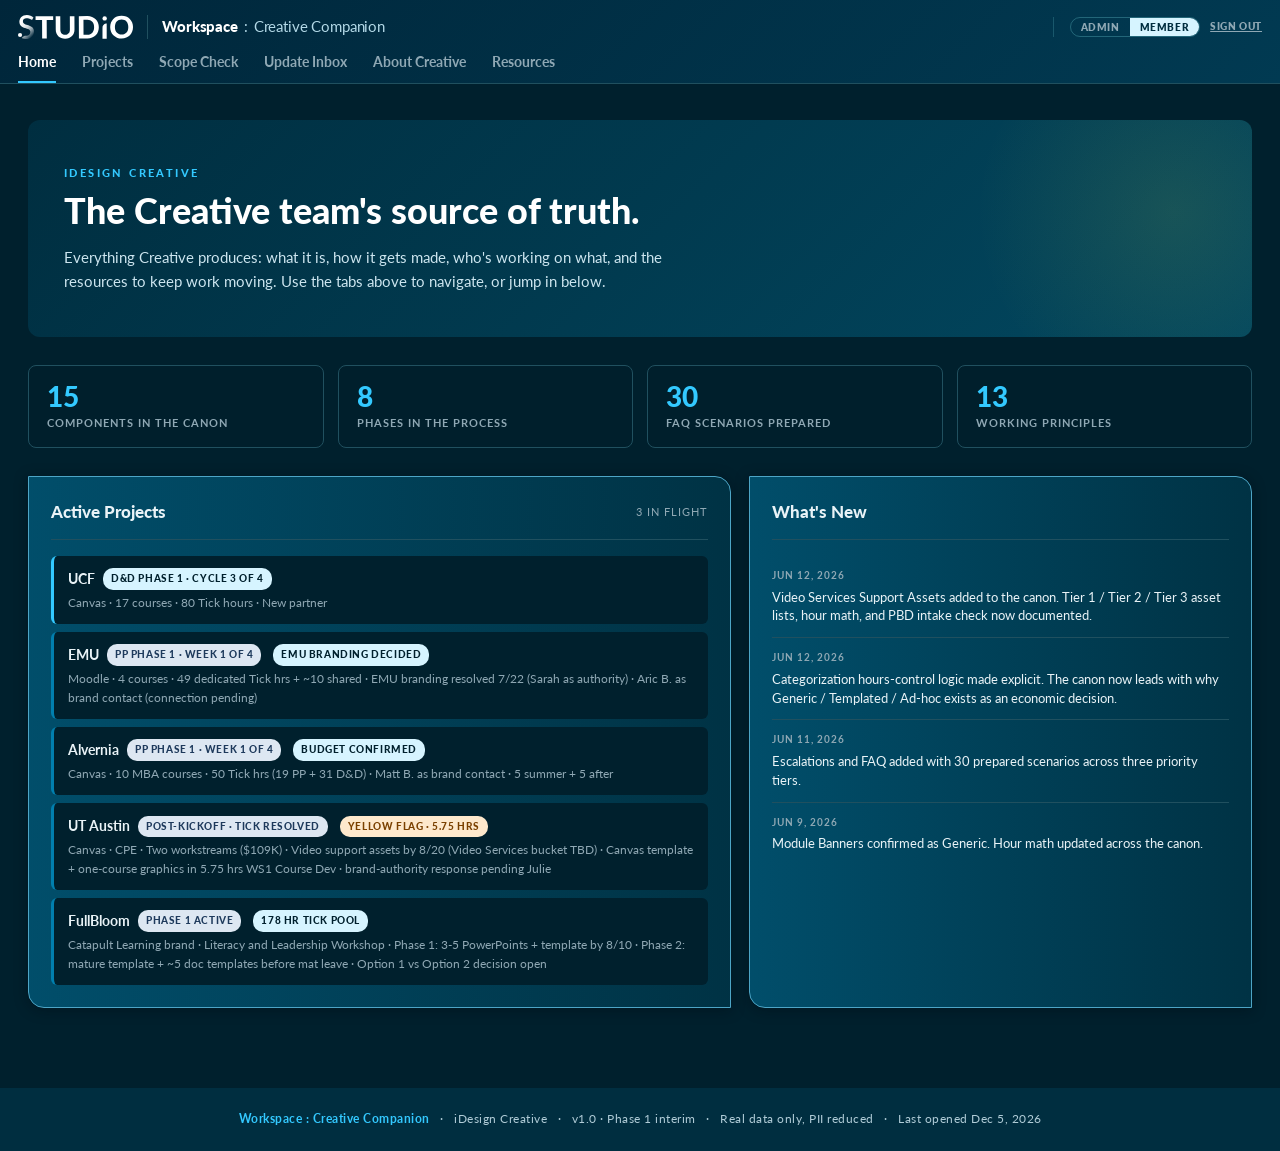
<file: index.html>
<!DOCTYPE html>
<html lang="en">
<head>
<meta charset="UTF-8" />
<meta name="robots" content="noindex, nofollow" />
<meta name="viewport" content="width=device-width, initial-scale=1.0" />
<title>Workspace : Creative Companion</title>
<link href="https://fonts.googleapis.com/css2?family=Lato:wght@300;400;700;900&display=swap" rel="stylesheet" />
<link rel="stylesheet" href="assets/companion.css?v=7" />
<style>
  /* ── Reset + base ──────────────────────────────────────── */
  *, *::before, *::after { box-sizing: border-box; }
  html { scroll-behavior: smooth; }
  body {
    font-family: 'Lato', system-ui, sans-serif;
    color: var(--text-body);
    background: var(--bg-soft);
    margin: 0;
    line-height: 1.55;
    font-weight: 400;
  }
  a { color: var(--blue); text-decoration: none; }
  a:hover { text-decoration: underline; }
  h1, h2, h3, h4 { color: var(--ink); font-weight: 900; line-height: 1.2; margin: 0; }
  p { margin: 0 0 0.85em; }

  /* ── Brand tokens ──────────────────────────────────────── */
  :root {
    --navy: #002E40;
    --ink: #E9F3F7;
    --sub: #B3D9E7;
    --blue: #33C9FF;
    --cyan: #5CD4FF;
    --lime: #33C9FF;
    --slate: #5C7E90;
    --field: #00293A;
    --bg-card: #002E40;
    --bg-soft: #00202D;
    --bg-soft-2: #123E4E;
    --border: #20505F;
    --text-body: #E9F3F7;
    --text-muted: #8FA8B4;
    --shadow-sm: 0 1px 3px rgba(0,10,18,0.30);
    --shadow-md: 0 2px 14px rgba(0,10,18,0.40);
    --shadow-lg: 0 4px 24px rgba(0,10,18,0.50);
    --radius: 8px;
    --radius-lg: 12px;
  }

  /* ── Top Navigation ────────────────────────────────────── */
  .topnav {
    background: var(--navy);
    position: sticky;
    top: 0;
    z-index: 100;
    box-shadow: 0 2px 8px rgba(0,46,64,0.20);
  }
  .topnav-inner {
    max-width: 1280px;
    margin: 0 auto;
    padding: 12px 28px;
    display: flex;
    align-items: center;
    gap: 28px;
  }
  .brand {
    display: flex;
    align-items: center;
    gap: 12px;
    text-decoration: none;
  }
  .brand-mark {
    width: 32px; height: 32px;
    background: var(--lime);
    color: var(--ink);
    border-radius: 7px;
    display: flex; align-items: center; justify-content: center;
    font-weight: 900; font-size: 16px;
  }
  .brand-wordmark {
    color: #fff;
    font-size: 17px;
    font-weight: 900;
    letter-spacing: -0.01em;
  }
  .brand-wordmark .accent { color: var(--lime); }
  .nav-tabs {
    display: flex;
    gap: 4px;
    margin-left: auto;
  }
  .nav-tab {
    background: transparent;
    border: none;
    font-family: inherit;
    font-size: 11px;
    font-weight: 700;
    text-transform: uppercase;
    letter-spacing: 1.4px;
    color: #B0CCD7;
    padding: 10px 14px;
    cursor: pointer;
    border-radius: 6px;
    transition: color 0.15s, background 0.15s;
  }
  .nav-tab:hover { color: #fff; background: rgba(255,255,255,0.06); }
  .nav-tab.active { color: var(--ink); background: var(--lime); }
  .nav-meta {
    margin-left: 16px;
    color: #B0CCD7;
    font-size: 11px;
    letter-spacing: 0.5px;
    padding-left: 16px;
    border-left: 1px solid rgba(255,255,255,0.15);
  }

  /* ── Sub-tabs (within sections) ────────────────────────── */
  .subtab-strip {
    display: flex;
    gap: 4px;
    flex-wrap: wrap;
    border-bottom: 2px solid var(--border);
    margin: 0 0 28px;
    padding: 0 0 2px;
  }
  .subtab {
    background: transparent;
    border: none;
    font-family: inherit;
    font-size: 12px;
    font-weight: 700;
    text-transform: uppercase;
    letter-spacing: 1.2px;
    color: var(--text-muted);
    padding: 12px 16px;
    cursor: pointer;
    border-bottom: 3px solid transparent;
    margin-bottom: -2px;
    transition: color 0.15s, border-color 0.15s;
  }
  .subtab:hover { color: var(--ink); }
  .subtab.active { color: var(--ink); border-bottom-color: var(--blue); }
  .subpanel { display: none; }
  .subpanel.active { display: block; }

  /* ── Package Explorer ──────────────────────────────────── */
  .pe-wrap { display: grid; grid-template-columns: 320px 1fr; gap: 18px; margin-top: 18px; }
  .pe-form { background: var(--bg-card); border: 1px solid var(--border); border-radius: 8px; padding: 18px; position: sticky; top: 70px; align-self: start; }
  .pe-form h4 { font-size: 13px; color: var(--ink); margin: 0 0 14px; padding-bottom: 10px; border-bottom: 1px solid var(--border); }
  .pe-field { margin-bottom: 12px; }
  .pe-field label { display: block; font-size: 11px; color: var(--text-muted); font-weight: 700; text-transform: uppercase; letter-spacing: 0.8px; margin-bottom: 5px; }
  .pe-field input, .pe-field select { width: 100%; font-family: inherit; font-size: 13px; padding: 7px 10px; border: 1px solid var(--border); border-radius: 5px; background: var(--bg-soft); color: var(--text-body); }
  .pe-field input:focus, .pe-field select:focus { outline: none; border-color: var(--blue); background: var(--field); box-shadow: 0 0 0 3px rgba(1,127,174,0.10); }
  .pe-radio-row { display: flex; gap: 6px; flex-wrap: wrap; }
  .pe-radio-row label { display: inline-block; padding: 5px 12px; background: var(--bg-soft); border: 1px solid var(--border); border-radius: 16px; font-size: 11.5px; font-weight: 700; color: var(--text-muted); cursor: pointer; text-transform: none; letter-spacing: 0; margin: 0; }
  .pe-radio-row input[type="radio"] { display: none; }
  .pe-radio-row input[type="radio"]:checked + label { background: var(--navy); color: var(--lime); border-color: var(--ink); }
  .pe-results { display: flex; flex-direction: column; gap: 14px; }
  .pe-summary { background: var(--bg-soft); border: 1px solid var(--bg-soft-2); border-radius: 8px; padding: 14px 16px; font-size: 12.5px; color: var(--text-body); line-height: 1.55; }
  .pe-summary strong { color: var(--ink); }
  .pe-option { background: var(--bg-card); border: 1px solid var(--border); border-radius: 8px; overflow: hidden; }
  .pe-option-header { padding: 12px 18px; display: flex; align-items: center; gap: 10px; color: #fff; }
  .pe-option-header.opt-1 { background: var(--navy); }
  .pe-option-header.opt-2 { background: var(--blue); }
  .pe-option-header.opt-3 { background: var(--slate); }
  .pe-option-title { font-size: 14px; font-weight: 900; color: #fff; }
  .pe-option-meta { margin-left: auto; font-size: 10.5px; font-weight: 700; text-transform: uppercase; letter-spacing: 0.8px; opacity: 0.85; }
  .pe-option-body { padding: 14px 18px; }
  .pe-option-desc { font-size: 12.5px; color: var(--text-muted); margin-bottom: 12px; line-height: 1.5; }
  .pe-components { display: flex; flex-wrap: wrap; gap: 5px; margin: 10px 0 14px; }
  .pe-comp { display: inline-flex; align-items: center; gap: 6px; padding: 4px 9px; background: var(--bg-soft); border: 1px solid var(--bg-soft-2); border-radius: 14px; font-size: 11px; }
  .pe-comp.cat-Generic { border-color: #B9DCC9; }
  .pe-comp.cat-Templated { border-color: #B8CADF; }
  .pe-comp.cat-Ad-hoc { border-color: #E8C39A; }
  .pe-comp .cat-dot { width: 6px; height: 6px; border-radius: 50%; }
  .pe-comp.cat-Generic .cat-dot { background: #0D6640; }
  .pe-comp.cat-Templated .cat-dot { background: #1E3A5C; }
  .pe-comp.cat-Ad-hoc .cat-dot { background: #7A4000; }
  .pe-breakdown { display: grid; grid-template-columns: 1fr 1fr 1fr; gap: 8px; margin-bottom: 12px; font-size: 11.5px; }
  .pe-breakdown-cell { background: var(--bg-soft); padding: 8px 10px; border-radius: 4px; text-align: center; }
  .pe-breakdown-cell .num { font-size: 18px; font-weight: 900; color: var(--ink); line-height: 1; }
  .pe-breakdown-cell .lbl { font-size: 10px; color: var(--text-muted); text-transform: uppercase; letter-spacing: 0.6px; margin-top: 3px; }
  .pe-flags { display: flex; flex-wrap: wrap; gap: 6px; margin-bottom: 12px; }
  .pe-proscons { display: grid; grid-template-columns: 1fr 1fr; gap: 10px; font-size: 11.5px; }
  .pe-proscons > div { padding: 9px 12px; border-radius: 4px; line-height: 1.5; }
  .pe-pros { background: #E0F2E8; color: #1F4D34; border-left: 3px solid #0D6640; }
  .pe-cons { background: #FDE8CC; color: #4A2E0A; border-left: 3px solid #7A4000; }
  .pe-pros .lbl, .pe-cons .lbl { font-size: 10px; font-weight: 900; text-transform: uppercase; letter-spacing: 0.8px; margin-bottom: 4px; display: block; }
  .pe-hour-line { background: var(--navy); color: #fff; padding: 8px 12px; border-radius: 4px; font-size: 11px; margin-top: 12px; }
  .pe-hour-line .lime { color: var(--lime); font-weight: 700; }

  /* ── Component selector ────────────────────────────────── */
  .pe-comp-selector { background: var(--bg-card); border: 1px solid var(--border); border-radius: 8px; padding: 16px 18px; margin-top: 14px; }
  .pe-comp-selector h5 { font-size: 11px; color: var(--ink); margin: 0 0 4px; text-transform: uppercase; letter-spacing: 1px; font-weight: 900; }
  .pe-comp-help { font-size: 11px; color: var(--text-muted); font-style: italic; margin-bottom: 10px; }
  .pe-comp-actions { display: flex; gap: 6px; margin-bottom: 12px; flex-wrap: wrap; }
  .pe-comp-actions button { background: transparent; border: 1px solid var(--border); color: var(--blue); font-family: inherit; font-size: 10.5px; font-weight: 700; text-transform: uppercase; letter-spacing: 0.6px; padding: 4px 10px; border-radius: 4px; cursor: pointer; }
  .pe-comp-actions button:hover { background: var(--bg-soft); border-color: var(--blue); }
  .pe-comp-group { margin-bottom: 12px; }
  .pe-comp-group:last-child { margin-bottom: 0; }
  .pe-comp-group-label { font-size: 9.5px; color: var(--ink); text-transform: uppercase; letter-spacing: 1px; font-weight: 900; margin-bottom: 6px; padding-bottom: 4px; border-bottom: 1px solid var(--border); display: flex; align-items: center; gap: 8px; }
  .pe-comp-group-label .pill { font-size: 8.5px; padding: 1px 6px; }
  .pe-toggle { display: flex; align-items: center; gap: 8px; padding: 5px 6px; border-radius: 4px; font-size: 12px; cursor: pointer; transition: background 0.1s; }
  .pe-toggle:hover { background: var(--bg-soft); }
  .pe-toggle.disabled { color: var(--text-muted); cursor: not-allowed; opacity: 0.55; }
  .pe-toggle.disabled:hover { background: transparent; }
  .pe-toggle input[type="checkbox"] { width: 14px; height: 14px; accent-color: var(--blue); margin: 0; flex-shrink: 0; }
  .pe-toggle .pe-toggle-name { flex: 1; }
  .pe-toggle .pe-toggle-hours { font-size: 11px; color: var(--text-muted); font-family: 'Courier New', monospace; }
  .pe-toggle.disabled .pe-toggle-hours { opacity: 0.7; }
  .pe-toggle .pe-flag-dot { width: 6px; height: 6px; border-radius: 50%; background: #BA7517; margin-left: 4px; }
  .pe-toggle .pe-flag-dot.dep { background: #1E3A5C; }
  .pe-disabled-reason { font-size: 10px; color: var(--text-muted); margin-left: 22px; font-style: italic; }

  /* ── Process overview diagram ──────────────────────────── */
  .overview-flow { display: grid; grid-template-columns: 1fr auto 1fr auto 1fr auto 1fr; gap: 10px; align-items: stretch; margin: 18px 0 24px; }
  .overview-step { background: var(--bg-card); border: 1px solid var(--border); border-radius: 8px; padding: 14px 16px; }
  .overview-step.s1 { border-top: 4px solid var(--slate); }
  .overview-step.s2 { border-top: 4px solid var(--blue); }
  .overview-step.s3 { border-top: 4px solid var(--cyan); }
  .overview-step.s4 { border-top: 4px solid var(--lime); }
  .overview-step .stage { font-size: 9.5px; color: var(--text-muted); font-weight: 900; text-transform: uppercase; letter-spacing: 1px; margin-bottom: 4px; }
  .overview-step .name { font-size: 14px; color: var(--ink); font-weight: 900; line-height: 1.2; margin-bottom: 6px; }
  .overview-step .sub { font-size: 11.5px; color: var(--text-muted); line-height: 1.45; }
  .overview-arrow { align-self: center; color: var(--blue); font-size: 18px; font-weight: 900; }

  /* ── Three parallel category buckets ───────────────────── */
  .bucket-grid { display: grid; grid-template-columns: 1fr 1fr 1fr; gap: 14px; margin: 14px 0 18px; }
  .bucket { background: var(--bg-card); border: 1px solid var(--border); border-radius: 8px; padding: 16px 18px; }
  .bucket.b-receive { border-top: 4px solid var(--blue); }
  .bucket.b-decide { border-top: 4px solid var(--cyan); }
  .bucket.b-fill { border-top: 4px solid var(--lime); }
  .bucket .b-name { font-size: 16px; color: var(--ink); font-weight: 900; line-height: 1.2; margin-bottom: 4px; }
  .bucket .b-where { font-size: 11.5px; color: var(--text-muted); font-style: italic; margin-bottom: 12px; line-height: 1.4; }
  .bucket ul { font-size: 12.5px; padding-left: 18px; margin: 0; line-height: 1.55; color: var(--text-body); }
  .bucket ul li { margin-bottom: 4px; }

  /* ── Two-up explainer cards (Must / Nice) ──────────────── */
  .mn-grid { display: grid; grid-template-columns: 1fr 1fr; gap: 14px; margin-top: 12px; }
  .mn-card { background: var(--bg-card); border: 1px solid var(--border); border-radius: 8px; padding: 16px 18px; }
  .mn-card.mn-must { border-left: 4px solid #8C2222; }
  .mn-card.mn-nice { border-left: 4px solid var(--lime); }
  .mn-card .mn-tag { display: inline-block; font-size: 10px; font-weight: 900; text-transform: uppercase; letter-spacing: 1px; padding: 2px 8px; border-radius: 10px; margin-bottom: 8px; }
  .mn-card.mn-must .mn-tag { background: #F8DDDD; color: #8C2222; }
  .mn-card.mn-nice .mn-tag { background: #EFF1B8; color: #5A6608; }
  .mn-card h4 { font-size: 14px; margin-bottom: 4px; }
  .mn-card .mn-when { font-size: 11.5px; color: var(--text-muted); font-style: italic; margin-bottom: 10px; }
  .mn-card ul { font-size: 13px; padding-left: 18px; margin: 0; }
  .mn-card ul li { margin-bottom: 4px; }

  /* ── Roles + Phase matrix ──────────────────────────────── */
  .role-matrix { width: 100%; border-collapse: collapse; font-size: 12px; margin: 12px 0; }
  .role-matrix th { background: var(--bg-soft); color: var(--ink); font-size: 10.5px; font-weight: 900; text-transform: uppercase; letter-spacing: 0.8px; padding: 8px 10px; text-align: center; border-bottom: 2px solid var(--blue); }
  .role-matrix th:first-child { text-align: left; }
  .role-matrix td { padding: 8px 10px; border-bottom: 1px solid var(--border); text-align: center; }
  .role-matrix td:first-child { text-align: left; font-weight: 700; color: var(--ink); }
  .role-matrix .dot { display: inline-block; width: 10px; height: 10px; border-radius: 50%; }
  .role-matrix .dot.lead { background: var(--navy); }
  .role-matrix .dot.active { background: var(--blue); }
  .role-matrix .dot.support { background: var(--cyan); opacity: 0.5; }
  .role-matrix .meta { font-size: 10.5px; color: var(--text-muted); }
  .role-legend { display: flex; gap: 16px; flex-wrap: wrap; font-size: 11px; color: var(--text-muted); margin-top: 6px; }
  .role-legend .legend-item { display: inline-flex; align-items: center; gap: 6px; }
  .role-legend .dot { display: inline-block; width: 10px; height: 10px; border-radius: 50%; }
  .role-legend .lead { background: var(--navy); }
  .role-legend .active { background: var(--blue); }
  .role-legend .support { background: var(--cyan); opacity: 0.5; }

  /* ── Hour breakdown table ──────────────────────────────── */
  .pe-rates { background: var(--bg-soft); border: 1px solid var(--bg-soft-2); border-radius: 6px; padding: 14px; margin-top: 16px; }
  .pe-rates h5 { font-size: 11px; color: var(--ink); margin: 0 0 4px; text-transform: uppercase; letter-spacing: 1px; font-weight: 900; }
  .pe-rates .rate-help { font-size: 10.5px; color: var(--text-muted); font-style: italic; margin-bottom: 10px; }
  .pe-rate-field { display: grid; grid-template-columns: 1fr 70px; gap: 8px; align-items: center; margin-bottom: 7px; }
  .pe-rate-field label { font-size: 11px; color: var(--text-muted); }
  .pe-rate-field input { font-family: inherit; font-size: 12px; padding: 5px 8px; border: 1px solid var(--border); border-radius: 4px; background: var(--field); text-align: right; }
  .pe-rate-field input:focus { outline: none; border-color: var(--blue); box-shadow: 0 0 0 2px rgba(1,127,174,0.10); }
  .pe-breakdown-table { width: 100%; border-collapse: collapse; font-size: 11.5px; margin: 12px 0; }
  .pe-breakdown-table th { text-align: left; background: var(--bg-soft); color: var(--ink); font-size: 9.5px; font-weight: 900; text-transform: uppercase; letter-spacing: 0.6px; padding: 6px 8px; border-bottom: 1px solid var(--border); }
  .pe-breakdown-table th:last-child { text-align: right; }
  .pe-breakdown-table td { padding: 5px 8px; border-bottom: 1px solid var(--bg-soft-2); }
  .pe-breakdown-table td:last-child { text-align: right; font-family: 'Courier New', monospace; }
  .pe-breakdown-table tr.subtotal td { font-weight: 700; background: var(--bg-soft); }
  .pe-breakdown-table tr.macro-label td { background: var(--navy); color: var(--lime); font-weight: 900; text-transform: uppercase; letter-spacing: 0.8px; font-size: 10px; padding: 6px 8px; }
  .pe-breakdown-table tr.macro-label td:last-child { text-align: right; }
  .scope-bar { background: var(--bg-soft); border: 1px solid var(--bg-soft-2); border-radius: 6px; padding: 10px 14px; margin-top: 8px; display: grid; grid-template-columns: 1fr auto; gap: 12px; align-items: center; }
  .scope-bar .scope-meter { background: var(--field); border-radius: 10px; overflow: hidden; height: 14px; border: 1px solid var(--border); position: relative; }
  .scope-bar .scope-fill { height: 100%; transition: width 0.2s; }
  .scope-bar .scope-fill.ok { background: #0D6640; }
  .scope-bar .scope-fill.warn { background: #BA7517; }
  .scope-bar .scope-fill.over { background: #8C2222; }
  .scope-bar .scope-num { font-weight: 900; font-size: 14px; color: var(--ink); white-space: nowrap; }
  .scope-bar .scope-num.over { color: #8C2222; }
  .scope-bar .scope-detail { grid-column: 1 / -1; font-size: 11px; color: var(--text-muted); }
  @media (max-width: 980px) {
    .pe-wrap { grid-template-columns: 1fr; }
    .pe-form { position: static; }
    .pe-proscons { grid-template-columns: 1fr; }
  }

  /* ── Main layout ───────────────────────────────────────── */
  .main {
    max-width: 1280px;
    margin: 0 auto;
    padding: 36px 28px 80px;
  }
  .section { display: none; }
  .section.active { display: block; }

  /* ── Section headers ───────────────────────────────────── */
  .section-header {
    margin-bottom: 28px;
  }
  .eyebrow {
    font-size: 11px;
    font-weight: 900;
    text-transform: uppercase;
    letter-spacing: 2.2px;
    color: var(--blue);
    margin-bottom: 8px;
  }
  .section-title {
    font-size: 32px;
    margin-bottom: 10px;
    line-height: 1.1;
  }
  .section-lede {
    font-size: 15px;
    color: var(--text-muted);
    max-width: 720px;
    line-height: 1.6;
  }

  /* ── Cards ─────────────────────────────────────────────── */
  .card {
    background: var(--bg-card);
    border: 1px solid var(--border);
    border-radius: var(--radius);
    padding: 22px;
    box-shadow: var(--shadow-sm);
  }
  .card-soft {
    background: var(--bg-soft);
    border: 1px solid var(--bg-soft-2);
  }
  .card-header {
    display: flex;
    align-items: center;
    gap: 12px;
    margin-bottom: 16px;
    padding-bottom: 14px;
    border-bottom: 1px solid var(--border);
  }
  .card-title {
    font-size: 17px;
    font-weight: 900;
    color: var(--ink);
  }
  .card-meta {
    margin-left: auto;
    font-size: 11px;
    color: var(--text-muted);
    text-transform: uppercase;
    letter-spacing: 1px;
  }

  /* ── Tags ──────────────────────────────────────────────── */
  .tag {
    display: inline-block;
    font-size: 10px;
    font-weight: 900;
    text-transform: uppercase;
    letter-spacing: 0.6px;
    padding: 3px 8px;
    border-radius: 10px;
  }
  .tag-generic { background: #E0F2E8; color: #0D6640; }
  .tag-templated { background: #DDE7F2; color: #1E3A5C; }
  .tag-adhoc { background: #FDE8CC; color: #7A4000; }
  .tag-lime { background: var(--lime); color: var(--ink); }
  .tag-navy { background: var(--navy); color: var(--lime); }
  .tag-blue { background: var(--blue); color: #fff; }
  .tag-cyan { background: var(--cyan); color: #fff; }
  .tag-flag { background: #F8DDDD; color: #8C2222; }

  /* ── HOME ──────────────────────────────────────────────── */
  .hero {
    background: linear-gradient(135deg, var(--navy) 0%, #02475F 100%);
    color: #fff;
    border-radius: var(--radius-lg);
    padding: 44px 36px;
    margin-bottom: 28px;
    position: relative;
    overflow: hidden;
  }
  .hero::after {
    content: '';
    position: absolute;
    top: -50%;
    right: -10%;
    width: 400px; height: 400px;
    background: radial-gradient(circle, rgba(221,226,58,0.10) 0%, transparent 70%);
    pointer-events: none;
  }
  .hero-eyebrow {
    color: var(--lime);
    font-size: 11px;
    font-weight: 900;
    text-transform: uppercase;
    letter-spacing: 2.4px;
    margin-bottom: 10px;
  }
  .hero-title {
    color: #fff;
    font-size: 36px;
    line-height: 1.1;
    margin-bottom: 14px;
    max-width: 760px;
  }
  .hero-text {
    color: #CCE5EF;
    font-size: 15px;
    max-width: 640px;
    line-height: 1.6;
    margin-bottom: 0;
  }

  .stats-row {
    display: grid;
    grid-template-columns: repeat(4, 1fr);
    gap: 14px;
    margin-bottom: 28px;
  }
  .stat-card {
    background: var(--bg-card);
    border: 1px solid var(--border);
    border-radius: var(--radius);
    padding: 16px 18px;
  }
  .stat-num {
    font-size: 28px;
    font-weight: 900;
    color: var(--blue);
    line-height: 1;
    margin-bottom: 4px;
  }
  .stat-label {
    font-size: 11px;
    color: var(--text-muted);
    text-transform: uppercase;
    letter-spacing: 1px;
    font-weight: 700;
  }

  .section-cards {
    display: grid;
    grid-template-columns: repeat(4, 1fr);
    gap: 16px;
    margin-bottom: 28px;
  }
  .section-card-link {
    text-decoration: none;
    color: inherit;
    background: var(--bg-card);
    border: 1px solid var(--border);
    border-radius: var(--radius);
    padding: 20px;
    transition: transform 0.15s, box-shadow 0.15s, border-color 0.15s;
    display: block;
  }
  .section-card-link:hover {
    transform: translateY(-2px);
    box-shadow: var(--shadow-md);
    border-color: var(--blue);
    text-decoration: none;
  }
  .sc-icon {
    width: 38px; height: 38px;
    border-radius: 8px;
    display: flex; align-items: center; justify-content: center;
    font-size: 18px;
    margin-bottom: 12px;
    font-weight: 900;
  }
  .sc-icon-1 { background: var(--navy); color: var(--lime); }
  .sc-icon-2 { background: var(--blue); color: #fff; }
  .sc-icon-3 { background: var(--cyan); color: #fff; }
  .sc-icon-4 { background: var(--slate); color: #fff; }
  .sc-name {
    font-size: 14px;
    font-weight: 900;
    color: var(--ink);
    margin-bottom: 6px;
  }
  .sc-desc {
    font-size: 12px;
    color: var(--text-muted);
    line-height: 1.5;
  }

  .home-two-col {
    display: grid;
    grid-template-columns: 1.4fr 1fr;
    gap: 18px;
  }

  /* ── Lists ─────────────────────────────────────────────── */
  .list-clean { list-style: none; padding: 0; margin: 0; }
  .list-clean li {
    padding: 10px 0;
    border-bottom: 1px solid var(--border);
    font-size: 13px;
  }
  .list-clean li:last-child { border-bottom: none; }

  .changelog-entry {
    padding: 12px 0;
    border-bottom: 1px solid var(--border);
  }
  .changelog-entry:last-child { border-bottom: none; }
  .changelog-date {
    font-size: 10px;
    color: var(--text-muted);
    font-weight: 700;
    text-transform: uppercase;
    letter-spacing: 1px;
    margin-bottom: 4px;
  }
  .changelog-text {
    font-size: 13px;
    color: var(--text-body);
    line-height: 1.45;
  }

  /* ── Tables ────────────────────────────────────────────── */
  .data-table {
    width: 100%;
    border-collapse: collapse;
    font-size: 13px;
    margin: 12px 0 20px;
  }
  .data-table th {
    text-align: left;
    background: var(--bg-soft);
    color: var(--ink);
    font-size: 11px;
    font-weight: 900;
    text-transform: uppercase;
    letter-spacing: 1px;
    padding: 10px 12px;
    border-bottom: 2px solid var(--blue);
  }
  .data-table td {
    padding: 10px 12px;
    border-bottom: 1px solid var(--border);
    vertical-align: top;
  }
  .data-table tr:hover td { background: var(--bg-soft); }
  .data-table .absent { color: var(--text-muted); }

  /* ── ABOUT CREATIVE ────────────────────────────────────── */
  .ac-grid {
    display: grid;
    grid-template-columns: repeat(3, 1fr);
    gap: 14px;
    margin: 18px 0 28px;
  }
  .ac-category {
    padding: 18px;
    border-radius: var(--radius);
    background: var(--bg-card);
    border: 1px solid var(--border);
    border-top: 4px solid var(--blue);
  }
  .ac-category-name {
    font-size: 15px;
    font-weight: 900;
    color: var(--ink);
    margin-bottom: 8px;
  }
  .ac-category-desc {
    font-size: 13px;
    color: var(--text-body);
    line-height: 1.5;
    margin-bottom: 10px;
  }
  .ac-category-hours {
    font-size: 11px;
    color: var(--text-muted);
    background: var(--bg-soft);
    padding: 8px 10px;
    border-radius: 4px;
    font-family: 'Courier New', monospace;
  }

  /* ── Principles ────────────────────────────────────────── */
  .principles-list {
    display: grid;
    grid-template-columns: repeat(2, 1fr);
    gap: 12px;
    counter-reset: principle;
    list-style: none;
    padding: 0;
    margin: 0;
  }
  .principle-item {
    padding: 14px 14px 14px 50px;
    background: var(--bg-soft);
    border-radius: var(--radius);
    border-left: 3px solid var(--blue);
    position: relative;
    counter-increment: principle;
    font-size: 13px;
    line-height: 1.5;
  }
  .principle-item::before {
    content: counter(principle);
    position: absolute;
    left: 14px;
    top: 14px;
    width: 26px; height: 26px;
    background: var(--navy);
    color: var(--lime);
    border-radius: 50%;
    display: flex; align-items: center; justify-content: center;
    font-size: 11px;
    font-weight: 900;
  }
  .principle-item strong { color: var(--ink); display: block; margin-bottom: 4px; }

  /* ── FAQ Browser ───────────────────────────────────────── */
  .faq-tier-header {
    margin: 24px 0 14px;
    padding: 12px 16px;
    background: var(--navy);
    color: #fff;
    border-radius: var(--radius);
    display: flex;
    align-items: center;
    gap: 12px;
  }
  .faq-tier-num {
    background: var(--lime);
    color: var(--ink);
    width: 28px; height: 28px;
    border-radius: 50%;
    display: flex; align-items: center; justify-content: center;
    font-weight: 900;
    font-size: 13px;
  }
  .faq-tier-title {
    font-size: 15px;
    font-weight: 900;
    color: #fff;
  }
  .faq-tier-sub {
    margin-left: auto;
    font-size: 11px;
    color: #CCE5EF;
    text-transform: uppercase;
    letter-spacing: 1px;
  }
  details.faq-item {
    background: var(--bg-card);
    border: 1px solid var(--border);
    border-radius: var(--radius);
    margin-bottom: 8px;
    padding: 0;
    overflow: hidden;
  }
  details.faq-item summary {
    padding: 14px 18px;
    cursor: pointer;
    list-style: none;
    display: flex;
    align-items: center;
    gap: 12px;
    font-weight: 700;
    color: var(--ink);
    font-size: 14px;
  }
  details.faq-item summary::-webkit-details-marker { display: none; }
  details.faq-item summary::before {
    content: '+';
    color: var(--blue);
    font-weight: 900;
    font-size: 18px;
    width: 20px;
    text-align: center;
  }
  details.faq-item[open] summary::before { content: '−'; }
  details.faq-item summary:hover { background: var(--bg-soft); }
  .faq-num {
    background: var(--bg-soft-2);
    color: var(--ink);
    padding: 2px 8px;
    border-radius: 4px;
    font-size: 11px;
    font-weight: 900;
    margin-right: 4px;
  }
  .faq-body {
    padding: 4px 18px 18px;
    border-top: 1px solid var(--border);
    font-size: 13px;
    line-height: 1.55;
  }
  .faq-body p { margin: 12px 0; }
  .faq-label {
    font-weight: 900;
    color: var(--blue);
    display: block;
    margin-top: 14px;
    margin-bottom: 4px;
    font-size: 11px;
    text-transform: uppercase;
    letter-spacing: 1px;
  }
  .faq-response {
    background: var(--bg-soft);
    border-left: 3px solid var(--lime);
    padding: 12px 14px;
    border-radius: 4px;
    margin: 8px 0;
    font-style: italic;
    color: var(--text-body);
  }

  /* ── PROCESS ───────────────────────────────────────────── */
  .process-macro {
    background: var(--bg-card);
    border: 1px solid var(--border);
    border-radius: var(--radius-lg);
    padding: 24px;
    margin-bottom: 22px;
  }
  .process-macro-title {
    font-size: 18px;
    color: var(--ink);
    margin-bottom: 6px;
  }
  .process-macro-sub {
    font-size: 13px;
    color: var(--text-muted);
    margin-bottom: 18px;
  }
  .phase-row {
    display: grid;
    grid-template-columns: repeat(4, 1fr);
    gap: 12px;
  }
  .phase-card {
    background: var(--bg-soft);
    border: 1px solid var(--bg-soft-2);
    border-radius: var(--radius);
    padding: 14px;
    position: relative;
    cursor: pointer;
    transition: border-color 0.15s, box-shadow 0.15s;
  }
  .phase-card:hover {
    border-color: var(--blue);
    box-shadow: var(--shadow-sm);
  }
  .phase-num {
    background: var(--blue);
    color: #fff;
    width: 22px; height: 22px;
    border-radius: 50%;
    display: inline-flex;
    align-items: center; justify-content: center;
    font-size: 11px;
    font-weight: 900;
    margin-right: 8px;
  }
  .phase-card-title {
    font-size: 13px;
    font-weight: 900;
    color: var(--ink);
    margin-bottom: 6px;
  }
  .phase-card-week {
    font-size: 10px;
    color: var(--text-muted);
    text-transform: uppercase;
    letter-spacing: 1px;
    margin-bottom: 8px;
    font-weight: 700;
  }
  .phase-card-summary {
    font-size: 12px;
    color: var(--text-body);
    line-height: 1.45;
  }
  details.phase-detail {
    margin-top: 12px;
    background: var(--bg-card);
    border: 1px solid var(--border);
    border-radius: var(--radius);
  }
  details.phase-detail summary {
    padding: 14px 16px;
    cursor: pointer;
    list-style: none;
    font-weight: 700;
    color: var(--ink);
    font-size: 13px;
    display: flex;
    align-items: center;
    gap: 10px;
  }
  details.phase-detail summary::-webkit-details-marker { display: none; }
  details.phase-detail summary::before {
    content: '▸';
    color: var(--blue);
    transition: transform 0.15s;
    display: inline-block;
  }
  details.phase-detail[open] summary::before { transform: rotate(90deg); }
  details.phase-detail summary:hover { background: var(--bg-soft); }
  .phase-detail-body {
    padding: 4px 18px 18px;
    border-top: 1px solid var(--border);
    font-size: 13px;
  }
  .phase-meta-row {
    display: grid;
    grid-template-columns: repeat(3, 1fr);
    gap: 10px;
    margin: 12px 0;
  }
  .phase-meta-cell {
    background: var(--bg-soft);
    padding: 10px 12px;
    border-radius: 4px;
  }
  .phase-meta-label {
    font-size: 10px;
    color: var(--text-muted);
    text-transform: uppercase;
    letter-spacing: 1px;
    font-weight: 700;
    margin-bottom: 4px;
  }
  .phase-meta-value {
    font-size: 12px;
    color: var(--text-body);
    line-height: 1.4;
  }

  /* ── PROJECTS empty state ──────────────────────────────── */
  .projects-empty {
    background: var(--bg-card);
    border: 2px dashed var(--bg-soft-2);
    border-radius: var(--radius-lg);
    padding: 36px;
    text-align: center;
    margin-bottom: 22px;
  }
  .projects-empty-icon {
    width: 56px; height: 56px;
    background: var(--bg-soft);
    border-radius: 14px;
    margin: 0 auto 16px;
    display: flex; align-items: center; justify-content: center;
    font-size: 24px;
    color: var(--blue);
  }
  .projects-empty h3 {
    font-size: 18px;
    margin-bottom: 8px;
  }
  .projects-empty p {
    max-width: 540px;
    margin: 0 auto;
    color: var(--text-muted);
    font-size: 14px;
  }

  .template-grid {
    display: grid;
    grid-template-columns: 1fr 1fr;
    gap: 14px;
  }
  .template-block {
    background: var(--bg-card);
    border: 1px solid var(--border);
    border-radius: var(--radius);
    padding: 18px;
  }
  .template-block .tag {
    margin-bottom: 10px;
  }
  .template-block h4 {
    font-size: 15px;
    margin-bottom: 8px;
  }
  .template-block p {
    font-size: 13px;
    color: var(--text-muted);
    margin-bottom: 8px;
  }
  .template-block ul {
    font-size: 12px;
    color: var(--text-body);
    padding-left: 18px;
    margin: 4px 0 0;
  }
  .template-block ul li { margin-bottom: 4px; }

  /* ── RESOURCES ─────────────────────────────────────────── */
  .resource-grid {
    display: grid;
    grid-template-columns: repeat(3, 1fr);
    gap: 12px;
  }
  .resource-link {
    display: flex;
    flex-direction: column;
    padding: 16px;
    background: var(--bg-card);
    border: 1px solid var(--border);
    border-radius: var(--radius);
    text-decoration: none;
    color: inherit;
    transition: border-color 0.15s, box-shadow 0.15s;
  }
  .resource-link:hover {
    border-color: var(--blue);
    box-shadow: var(--shadow-sm);
    text-decoration: none;
  }
  .resource-name {
    font-size: 14px;
    font-weight: 900;
    color: var(--ink);
    margin-bottom: 4px;
  }
  .resource-desc {
    font-size: 12px;
    color: var(--text-muted);
    line-height: 1.4;
  }

  /* ── Misc ──────────────────────────────────────────────── */
  .grid-2 { display: grid; grid-template-columns: 1fr 1fr; gap: 18px; }
  .mb-2 { margin-bottom: 14px; }
  .mb-3 { margin-bottom: 22px; }
  .small { font-size: 12px; color: var(--text-muted); }
  .callout {
    background: var(--bg-soft);
    border-left: 4px solid var(--lime);
    padding: 14px 18px;
    border-radius: 4px;
    margin: 12px 0;
    font-size: 13px;
    line-height: 1.55;
  }
  .footer {
    background: var(--navy);
    color: #B0CCD7;
    text-align: center;
    padding: 22px;
    font-size: 12px;
    letter-spacing: 0.5px;
  }
  .footer strong { color: var(--lime); }

  /* ── Responsive ────────────────────────────────────────── */
  @media (max-width: 980px) {
    .topnav-inner { flex-wrap: wrap; padding: 12px 18px; }
    .nav-tabs { width: 100%; overflow-x: auto; margin-left: 0; }
    .nav-meta { display: none; }
    .main { padding: 24px 18px 60px; }
    .stats-row, .section-cards, .ac-grid, .phase-row, .resource-grid, .principles-list { grid-template-columns: 1fr 1fr; }
    .home-two-col, .grid-2, .template-grid { grid-template-columns: 1fr; }
    .hero-title { font-size: 26px; }
    .hero { padding: 28px 22px; }
  }
  @media (max-width: 600px) {
    .stats-row, .section-cards, .ac-grid, .resource-grid, .principles-list, .phase-row { grid-template-columns: 1fr; }
  }

  /* ===== Dark Studio restyle — Creative Companion joins the Studio family ===== */
  .studio-logo{height:22px;width:auto;display:block}
  .topnav{background:linear-gradient(135deg,#00263A,#013A52);border-bottom:1px solid var(--border);box-shadow:none}
  /* two-row header (row 1: logo + controls · row 2: underlined nav) — matches the Studio family */
  .topnav-inner{display:flex;align-items:center;flex-wrap:nowrap;gap:0;padding:15px 18px 13px;max-width:1280px;margin:0 auto}
  .topnav-spacer{flex:1 1 auto;min-width:20px}
  .cc-navctrls{flex:none}
  .studio-logo{height:24px}
  .brand-wordmark{color:var(--sub);font-size:15px;font-weight:400;border-left:1px solid var(--border);padding-left:14px;margin-left:2px;white-space:nowrap}
  .brand-wordmark b{color:#fff;font-weight:900}
  .brand-wordmark .wm-sep{color:var(--muted);margin:0 6px;font-weight:400}
  .topnav-tabs{padding:2px 18px 0;max-width:1280px;margin:0 auto}
  .nav-tabs{display:flex;gap:26px;margin:0}
  .nav-tab{background:none;border:none;border-radius:0;padding:0 0 11px;font-size:13.5px;font-weight:700;text-transform:none;letter-spacing:0;color:var(--text-muted);border-bottom:2px solid transparent}
  .nav-tab:hover{color:#fff;background:none}
  .nav-tab.active{color:#fff;background:none;border-bottom:2px solid var(--blue)}
  .nav-meta{display:none}
  .subtab.active{color:#fff;border-bottom-color:var(--blue)}
  /* asymmetric gradient cards + pill buttons (Studio signatures) */
  .card{background:linear-gradient(90deg,rgba(1,80,110,.95) 0%,rgba(0,51,70,.95) 100%);border:1px solid #4DA5C6;border-radius:0 16px 0 16px;box-shadow:var(--shadow-md)}
  .btn,button.btn,.pe-btn,.btn-primary,.btn-secondary{border-radius:24px}
  .stat-card{background:rgba(0,32,45,.55)}
  /* inputs/tables to dark */
  input,select,textarea{background:var(--field);color:var(--text-body);border-color:var(--border)}
  input::placeholder,textarea::placeholder{color:#5C7E90}
  .role-matrix th,.pe-breakdown-table th{background:var(--field)}
  .scope-bar .scope-meter{background:var(--field);border-color:var(--border)}
  /* lime tag keeps dark ink on lime */
  .tag-lime{color:#002E40}
  /* contrast fix — navy ink on cerulean/lime/cyan fills (Studio rule) */
  .tag-blue,.tag-cyan,.tag-lime,.pill-lime,.sc-icon-2,.sc-icon-3,.phase-num,.faq-tier-num{color:#00202D !important}
.sc-icon-4{background:#123E4E !important;color:#E9F3F7 !important}
  /* family match: soft cerulean-20 fills, no bright lime */
  .tag-lime,.ph-status-pill,.stat-card.highlight,.pill-lime,.faq-tier-num,.pill-applied{background:#D6F4FF !important;color:#00202D !important;border-color:#8FD8F2 !important}
  .stat-card.highlight .stat-label,.stat-card.highlight .stat-value{color:#00202D !important}
</style>
</head>
<body data-cc-root="">

<!-- ═══════════════════════════════════════════════════════════
     TOP NAVIGATION
     ═══════════════════════════════════════════════════════════ -->
<nav class="topnav" aria-label="Main navigation">
  <div class="topnav-inner">
    <a href="https://idesign-creative.github.io/studio-hub/" class="brand" title="Back to iDesign Studio">
      <img class="studio-logo" src="Studio-logo-white.svg" alt="iDesign Studio">
      <span class="brand-wordmark"><b>Workspace</b><span class="wm-sep">:</span>Creative Companion</span>
    </a>
    <span class="topnav-spacer"></span>
    <!-- role controls (Admin/Member · Edit · Sign out) injected here by companion.js -->
  </div>
  <div class="topnav-tabs">
    <div class="nav-tabs" role="tablist">
      <button class="nav-tab active" data-section="home" onclick="showSection('home')" role="tab">Home</button>
      <button class="nav-tab" data-section="projects" onclick="showSection('projects')" role="tab">Projects</button>
      <button class="nav-tab" data-section="scope" onclick="showSection('scope')" role="tab">Scope Check</button>
      <button class="nav-tab" data-section="inbox" onclick="showSection('inbox')" role="tab">Update Inbox</button>
      <button class="nav-tab" data-section="about" onclick="showSection('about')" role="tab">About Creative</button>
      <button class="nav-tab" data-section="resources" onclick="showSection('resources')" role="tab">Resources</button>
    </div>
  </div>
</nav>

<main class="main">

<!-- ═══════════════════════════════════════════════════════════
     HOME
     ═══════════════════════════════════════════════════════════ -->
<section class="section active" id="section-home">

  <div class="hero">
    <div class="hero-eyebrow">iDesign Creative</div>
    <h1 class="hero-title">The Creative team's source of truth.</h1>
    <p class="hero-text">Everything Creative produces: what it is, how it gets made, who's working on what, and the resources to keep work moving. Use the tabs above to navigate, or jump in below.</p>
  </div>

  <div class="stats-row">
    <div class="stat-card">
      <div class="stat-num">15</div>
      <div class="stat-label">Components in the canon</div>
    </div>
    <div class="stat-card">
      <div class="stat-num">8</div>
      <div class="stat-label">Phases in the process</div>
    </div>
    <div class="stat-card">
      <div class="stat-num">30</div>
      <div class="stat-label">FAQ scenarios prepared</div>
    </div>
    <div class="stat-card">
      <div class="stat-num">13</div>
      <div class="stat-label">Working principles</div>
    </div>
  </div>


  <div class="home-two-col">

    <div class="card">
      <div class="card-header">
        <div class="card-title">Active Projects</div>
        <span class="card-meta">3 in flight</span>
      </div>
      <a href="Projects/UCF.html" style="display: block; padding: 12px 14px; background: var(--bg-soft); border-radius: 6px; text-decoration: none; color: inherit; border-left: 3px solid var(--blue); margin-bottom: 8px;">
        <div style="display: flex; align-items: center; gap: 8px; margin-bottom: 4px;">
          <strong style="color: var(--ink); font-size: 14px;">UCF</strong>
          <span class="tag tag-lime" style="font-size: 10px;">D&amp;D Phase 1 · Cycle 3 of 4</span>
        </div>
        <div style="font-size: 12px; color: var(--text-muted);">Canvas · 17 courses · 80 Tick hours · New partner</div>
      </a>
      <a href="Projects/EMU.html" style="display: block; padding: 12px 14px; background: var(--bg-soft); border-radius: 6px; text-decoration: none; color: inherit; border-left: 3px solid #017FAE; margin-bottom: 8px;">
        <div style="display: flex; align-items: center; gap: 8px; margin-bottom: 4px;">
          <strong style="color: var(--ink); font-size: 14px;">EMU</strong>
          <span class="tag" style="font-size: 10px; background: #DDE7F2; color: #1E3A5C;">PP Phase 1 · Week 1 of 4</span>
          <span class="tag tag-lime" style="font-size: 10px; margin-left: 4px;">EMU branding decided</span>
        </div>
        <div style="font-size: 12px; color: var(--text-muted);">Moodle · 4 courses · 49 dedicated Tick hrs + ~10 shared · EMU branding resolved 7/22 (Sarah as authority) · Aric B. as brand contact (connection pending)</div>
      </a>
      <a href="Projects/Alvernia.html" style="display: block; padding: 12px 14px; background: var(--bg-soft); border-radius: 6px; text-decoration: none; color: inherit; border-left: 3px solid #017FAE; margin-bottom: 8px;">
        <div style="display: flex; align-items: center; gap: 8px; margin-bottom: 4px;">
          <strong style="color: var(--ink); font-size: 14px;">Alvernia</strong>
          <span class="tag" style="font-size: 10px; background: #DDE7F2; color: #1E3A5C;">PP Phase 1 · Week 1 of 4</span>
          <span class="tag tag-lime" style="font-size: 10px; margin-left: 4px;">Budget confirmed</span>
        </div>
        <div style="font-size: 12px; color: var(--text-muted);">Canvas · 10 MBA courses · 50 Tick hrs (19 PP + 31 D&amp;D) · Matt B. as brand contact · 5 summer + 5 after</div>
      </a>
      <a href="Projects/UT_Austin.html" style="display: block; padding: 12px 14px; background: var(--bg-soft); border-radius: 6px; text-decoration: none; color: inherit; border-left: 3px solid #017FAE; margin-bottom: 8px;">
        <div style="display: flex; align-items: center; gap: 8px; margin-bottom: 4px;">
          <strong style="color: var(--ink); font-size: 14px;">UT Austin</strong>
          <span class="tag" style="font-size: 10px; background: #DDE7F2; color: #1E3A5C;">Post-kickoff · Tick resolved</span>
          <span class="tag" style="font-size: 10px; background: #FDE8CC; color: #7A4000; margin-left: 4px;">YELLOW FLAG · 5.75 hrs</span>
        </div>
        <div style="font-size: 12px; color: var(--text-muted);">Canvas · CPE · Two workstreams ($109K) · Video support assets by 8/20 (Video Services bucket TBD) · Canvas template + one-course graphics in 5.75 hrs WS1 Course Dev · brand-authority response pending Julie</div>
      </a>
      <a href="Projects/FullBloom.html" style="display: block; padding: 12px 14px; background: var(--bg-soft); border-radius: 6px; text-decoration: none; color: inherit; border-left: 3px solid #017FAE;">
        <div style="display: flex; align-items: center; gap: 8px; margin-bottom: 4px;">
          <strong style="color: var(--ink); font-size: 14px;">FullBloom</strong>
          <span class="tag" style="font-size: 10px; background: #DDE7F2; color: #1E3A5C;">Phase 1 active</span>
          <span class="tag tag-lime" style="font-size: 10px; margin-left: 4px;">178 hr Tick pool</span>
        </div>
        <div style="font-size: 12px; color: var(--text-muted);">Catapult Learning brand · Literacy and Leadership Workshop · Phase 1: 3-5 PowerPoints + template by 8/10 · Phase 2: mature template + ~5 doc templates before mat leave · Option 1 vs Option 2 decision open</div>
      </a>
    </div>

    <div class="card">
      <div class="card-header">
        <div class="card-title">What's New</div>
      </div>
      <div class="changelog-entry">
        <div class="changelog-date">Jun 12, 2026</div>
        <div class="changelog-text">Video Services Support Assets added to the canon. Tier 1 / Tier 2 / Tier 3 asset lists, hour math, and PBD intake check now documented.</div>
      </div>
      <div class="changelog-entry">
        <div class="changelog-date">Jun 12, 2026</div>
        <div class="changelog-text">Categorization hours-control logic made explicit. The canon now leads with why Generic / Templated / Ad-hoc exists as an economic decision.</div>
      </div>
      <div class="changelog-entry">
        <div class="changelog-date">Jun 11, 2026</div>
        <div class="changelog-text">Escalations and FAQ added with 30 prepared scenarios across three priority tiers.</div>
      </div>
      <div class="changelog-entry">
        <div class="changelog-date">Jun 9, 2026</div>
        <div class="changelog-text">Module Banners confirmed as Generic. Hour math updated across the canon.</div>
      </div>
    </div>

  </div>

</section>

<!-- ═══════════════════════════════════════════════════════════
     WORKLOAD  (read-only Asana snapshot)
     ═══════════════════════════════════════════════════════════ -->
<section class="section" id="section-workload">
  <div class="subtab-strip"><button class="subtab" onclick="showSection('projects')">Living Pages</button><button class="subtab active" onclick="showSection('workload')">Workload</button></div>
  <div class="section-header">
    <div class="eyebrow">All-partners workload</div>
    <h2 class="section-title">Every open Creative request, by partner.</h2>
    <p class="section-lede">A read-only snapshot of the <strong>Creative Requests · Design + Dev</strong> board in Asana: open counts, status split, next deadline, and overdue flags — including the grandfathered partners that don't have a full Living Project Page yet.</p>
  </div>
  <div id="cc-workload"></div>
</section>

<!-- ═══════════════════════════════════════════════════════════
     UPDATE INBOX  (paste-to-update)
     ═══════════════════════════════════════════════════════════ -->
<section class="section" id="section-inbox">
  <div class="section-header">
    <div class="eyebrow">Update inbox</div>
    <h2 class="section-title">Paste an update. Apply it to a partner page.</h2>
    <p class="section-lede">The temporary space that replaces going back to Claude. Paste a Fathom transcript, a Slack thread, a Project Brief excerpt, or a quick note; tag the partner; an admin reviews and applies it to that partner's Living Project Page. Nothing is auto-published.</p>
  </div>
  <div class="cc-inbox-grid">
    <div id="cc-inbox-form" class="cc-inbox-form"></div>
    <div id="cc-inbox-list" class="cc-inbox-list"></div>
  </div>
</section>

<!-- ═══════════════════════════════════════════════════════════
     ABOUT CREATIVE
     ═══════════════════════════════════════════════════════════ -->
<section class="section" id="section-about">
  <div class="subtab-strip"><button class="subtab active" onclick="showSection('about')">About Creative</button><button class="subtab" onclick="showSection('process')">Process</button></div>

  <div class="section-header">
    <div class="eyebrow">About Creative</div>
    <h2 class="section-title">What a Creative Package is, and how it gets made.</h2>
    <p class="section-lede">The canon. The principles. The asset categories and the math behind them. The prepared responses for situations that come up. This is the foundation everything else stands on.</p>
  </div>

  <div class="subtab-strip" role="tablist">
    <button class="subtab active" data-subtab="foundations" onclick="showSubtab('foundations')">Foundations</button>
    <button class="subtab" data-subtab="components" onclick="showSubtab('components')">Components</button>
    <button class="subtab" data-subtab="engine" onclick="showSubtab('engine')">Engine</button>
    <button class="subtab" data-subtab="northstars" onclick="showSubtab('northstars')">North Stars</button>
    <button class="subtab" data-subtab="principles" onclick="showSubtab('principles')">Principles</button>
    <button class="subtab" data-subtab="faq" onclick="showSubtab('faq')">FAQ</button>
    <button class="subtab" data-subtab="glossary" onclick="showSubtab('glossary')">Glossary</button>
  </div>

  <div class="subpanel active" id="subpanel-foundations" data-subtab="foundations">

  <h3 style="margin-top: 0; margin-bottom: 8px;">How a project moves through Creative</h3>
  <p class="small">High-level view of where Creative's work fits across a partner project. For the full eight-phase detail, see the Process tab.</p>

  <div class="overview-flow">
    <div class="overview-step s1">
      <div class="stage">Stage 1</div>
      <div class="name">Project starts</div>
      <div class="sub">SOW is signed. Sales hands the project to the project team via the Project Briefing Document (PBD), which also names the partner's Video Services scope.</div>
    </div>
    <div class="overview-arrow">→</div>
    <div class="overview-step s2">
      <div class="stage">Stage 2 · 4 weeks per SOW</div>
      <div class="name">Program Planning</div>
      <div class="sub">Creative establishes the partner's Brand Foundations, runs the recommendation engine to shape the package, and builds the templates. Brand authority approves the package.</div>
    </div>
    <div class="overview-arrow">→</div>
    <div class="overview-step s3">
      <div class="stage">Stage 3 · per course</div>
      <div class="name">Design &amp; Delivery</div>
      <div class="sub">For every course in the SOW, Creative applies templates and per-course graphics, the LID approves, and assets ship to Google Drive for ELT to integrate.</div>
    </div>
    <div class="overview-arrow">→</div>
    <div class="overview-step s4">
      <div class="stage">Stage 4</div>
      <div class="name">Course launches</div>
      <div class="sub">ELT integrates Creative's graphics into the partner's LMS template. Learners experience the branded course environment.</div>
    </div>
  </div>

  <p class="small" style="margin-top: 4px; margin-bottom: 22px; font-style: italic;">This Foundations tab covers the concepts that anchor every project (the universal baseline, the brand layer, the assets Creative produces, and the categories that govern hours). The Process tab covers the workflow itself.</p>

  <div class="card mb-3">
    <div class="card-header">
      <div class="card-title">Creative Universal Baseline</div>
    </div>
    <p><strong>WCAG AAA accessibility.</strong> Every Creative Package meets WCAG AAA compliance. AAA is stricter than the AA standard most institutions commit to, and it reflects iDesign's stand-out commitment to inclusive learning. All color combinations, contrast ratios, alt-text conventions, and design decisions honor this standard.</p>
  </div>

  <h3 style="margin-top: 24px; margin-bottom: 6px;">Brand Foundations</h3>
  <p style="font-size: 13px; color: var(--text-body); margin-bottom: 6px;"><strong>iDesign Creative is an extension of our partners' brand teams.</strong> Two Creative teams come together to translate the partner's brand into beautiful course developments inside the LMS. Brand Foundations is the shared brand layer that grounds every graphic the combined team produces: colors, typography, logos, voice, imagery style, and the other elements that make a course look and feel on-brand.</p>
  <p class="small" style="margin-bottom: 14px;">Brand Foundations are established at project start during Program Planning Phase 1, and referenced by Visual Designers every time they make a banner, an icon, or any other course graphic.</p>

  <h4 style="font-size: 14px; color: var(--ink); margin: 22px 0 4px;">Where each brand element comes from</h4>
  <p class="small" style="margin-bottom: 10px;">Every brand element falls into one of three buckets based on its source. The buckets are categories, not sequential steps. Many elements get worked simultaneously.</p>

  <div class="bucket-grid">
    <div class="bucket b-receive">
      <div class="b-name">Receive</div>
      <div class="b-where">From the partner's brand team as-is.</div>
      <ul>
        <li>Brand guidelines (website, PDF, or document)</li>
        <li>Color palette</li>
        <li>Typefaces</li>
        <li>Logo files (SVG preferred)</li>
        <li>Voice and tone (when documented)</li>
        <li>Imagery library (when available)</li>
      </ul>
    </div>
    <div class="bucket b-decide">
      <div class="b-name">Decide</div>
      <div class="b-where">Jointly interpreted for the LMS context by the two Creative teams.</div>
      <ul>
        <li>Color compliance (WCAG AAA)</li>
        <li>Font CSS access decisions</li>
        <li>Logo usage in LMS placements</li>
        <li>Imagery selection and treatment</li>
        <li>Pattern and texture application</li>
        <li>Iconography style direction</li>
      </ul>
    </div>
    <div class="bucket b-fill">
      <div class="b-name">Fill</div>
      <div class="b-where">iDesign Creative creates when the partner doesn't have it.</div>
      <ul>
        <li>Document templates (Word)</li>
        <li>Presentation templates (PPT)</li>
        <li>Illustration style guides</li>
        <li>Brand patterns and backgrounds</li>
        <li>Proprietary SVG assets</li>
        <li>Iconography (when style isn't established)</li>
      </ul>
    </div>
  </div>

  <h4 style="font-size: 14px; color: var(--ink); margin: 22px 0 4px;">What needs to exist before work can begin</h4>
  <p class="small" style="margin-bottom: 0;">Brand Foundations have two tiers. Whether each item is received, decided on, or filled, the must-haves must exist in some form before Visual Designers can start producing assets.</p>

  <div class="mn-grid mb-3">
    <div class="mn-card mn-must">
      <span class="mn-tag">Required</span>
      <h4>Must-haves</h4>
      <p class="mn-when">Creative work cannot begin until these exist for the partner.</p>
      <ul>
        <li>Brand guidelines (website, PDF, or document)</li>
        <li>Color palette and usage rules</li>
        <li>Typefaces and usage rules</li>
        <li>All logo files and rules (SVG preferred)</li>
        <li>Iconography style (separate from icon assets themselves)</li>
      </ul>
    </div>
    <div class="mn-card mn-nice">
      <span class="mn-tag">Optional</span>
      <h4>Nice-to-haves</h4>
      <p class="mn-when">Elevate the package when present. Work proceeds without them.</p>
      <ul>
        <li>Document and presentation templates</li>
        <li>Voice and tone</li>
        <li>Imagery style</li>
        <li>Illustration style</li>
        <li>Patterns, backgrounds, icons, or other proprietary SVG assets</li>
      </ul>
    </div>
  </div>

  <div class="callout" style="margin: 14px 0 24px;">
    <strong>Who carries the final brand decisions for the LMS context.</strong> The partner's Brand Team holds the brand. iDesign Creative extends that brand into the LMS environment. For decisions specific to how the brand lives inside course graphics (color compliance, type rendering at small sizes, logo placement on banners, accessibility considerations), iDesign Creative carries the call. The two teams stay in sync; iDesign Creative is the closer.
  </div>

  <h3 style="margin-top: 24px; margin-bottom: 8px;">Creative Assets</h3>
  <p class="small">The Creative Assets layer is what Creative produces and delivers per project. It carries two artifact types.</p>
  <div class="grid-2 mb-3" style="margin-top: 14px;">
    <div class="card">
      <div class="card-header"><div class="card-title">Graphics</div></div>
      <p style="margin: 0; font-size: 13px;">Designed visual assets: banners, avatars, icons, and the rest of the components in the inventory below. These are what learners see in the LMS.</p>
    </div>
    <div class="card">
      <div class="card-header"><div class="card-title">ELT Specifications</div></div>
      <p style="margin: 0; font-size: 13px;">Written specifications for the E-Learning Technology team to build CSS/HTML templates when custom CSS access is part of the contract. One set per project: the LMS UX Resource.</p>
    </div>
  </div>

  <h3 style="margin-top: 24px; margin-bottom: 8px;">The three asset categories</h3>
  <p class="small">Every Creative Asset falls into one of three categories that determine how it's produced and billed.</p>
  <div class="ac-grid">
    <div class="ac-category">
      <div class="ac-category-name"><span class="tag tag-generic">Generic</span> &nbsp; Generic</div>
      <p class="ac-category-desc">One design created and delivered, used across all courses as-is. Not a starting point for more.</p>
      <div class="ac-category-hours">Hours: one-time creation only</div>
    </div>
    <div class="ac-category">
      <div class="ac-category-name"><span class="tag tag-templated">Templated</span> &nbsp; Templated</div>
      <p class="ac-category-desc">Master template created once + course-specific application built from it for each course.</p>
      <div class="ac-category-hours">Hours: template + (per-course × N courses)</div>
    </div>
    <div class="ac-category">
      <div class="ac-category-name"><span class="tag tag-adhoc">Ad-hoc</span> &nbsp; Ad-hoc</div>
      <p class="ac-category-desc">Standalone work, often unique per course. Separate scope discussion required.</p>
      <div class="ac-category-hours">Hours: case-by-case</div>
    </div>
  </div>

  <div class="callout" style="margin: 20px 0 24px;">
    <strong>Why categorization works this way.</strong> Categorization is a hours-control mechanism first. It exists to keep Creative Packages affordable and deliverable inside a Tick budget. Components are categorized as Generic when per-course customization would multiply hours unsustainably. Worked example: if a Module Banner were customized per course, a 25-course SOW with 8 modules each becomes 200 banners. Hundreds of hours consumed for an asset whose function ("a module is starting") never changes. The economics drive the categorization. The cognitive consistency benefits (Mayer, Cognitive Load Theory) follow from it.
  </div>

  </div>

  <div class="subpanel" id="subpanel-components" data-subtab="components">

  <div class="card mb-3">
    <div class="card-header"><div class="card-title">Component Inventory</div></div>
    <table class="data-table">
      <thead>
        <tr><th>Component</th><th>Category</th><th>Canvas</th><th>Blackboard Ultra</th><th>Brightspace</th></tr>
      </thead>
      <tbody>
        <tr><td>Icon Set</td><td><span class="tag tag-generic">Generic</span></td><td>✓</td><td>✓</td><td class="absent">—</td></tr>
        <tr><td>Line Break</td><td><span class="tag tag-generic">Generic</span></td><td>✓</td><td class="absent">—</td><td>✓</td></tr>
        <tr><td>Footer</td><td><span class="tag tag-generic">Generic</span></td><td>✓</td><td>✓</td><td>✓</td></tr>
        <tr><td>Module Banner</td><td><span class="tag tag-generic">Generic</span></td><td>✓</td><td>✓</td><td>✓</td></tr>
        <tr><td>Section Banner</td><td><span class="tag tag-generic">Generic</span></td><td>✓</td><td>✓</td><td>✓</td></tr>
        <tr><td>Generic Page Banner</td><td><span class="tag tag-generic">Generic</span></td><td>✓</td><td>✓</td><td>✓</td></tr>
        <tr><td>LMS UX Resource (spec)</td><td><span class="tag tag-generic">Generic</span></td><td>✓*</td><td>✓*</td><td>✓*</td></tr>
        <tr><td>Homepage</td><td><span class="tag tag-templated">Templated</span></td><td>✓</td><td class="absent">—</td><td class="absent">—</td></tr>
        <tr><td>Course Banner</td><td><span class="tag tag-templated">Templated</span></td><td>✓</td><td>✓**</td><td>✓**</td></tr>
        <tr><td>Course Card</td><td><span class="tag tag-templated">Templated</span></td><td>✓ (separate)</td><td>(auto-cropped)</td><td>(dual-use)</td></tr>
        <tr><td>Avatar</td><td><span class="tag tag-templated">Templated</span></td><td>✓</td><td>✓</td><td>✓</td></tr>
        <tr><td>Badge</td><td><span class="tag tag-adhoc">Ad-hoc</span></td><td>✓</td><td>✓</td><td>✓</td></tr>
        <tr><td>Custom Illustrations (S/M/L) <span class="tag tag-flag">scope risk</span></td><td><span class="tag tag-adhoc">Ad-hoc</span></td><td>✓</td><td>✓</td><td>✓</td></tr>
        <tr><td>Infographics (S/M/L) <span class="tag tag-flag">high scope risk</span></td><td><span class="tag tag-adhoc">Ad-hoc</span></td><td>✓</td><td>✓</td><td>✓</td></tr>
        <tr><td>Ad Hoc Additional Graphics</td><td><span class="tag tag-adhoc">Ad-hoc</span></td><td>✓</td><td>✓</td><td>✓</td></tr>
      </tbody>
    </table>
    <p class="small" style="margin: 0;">* Only when custom CSS access is part of the contract. ** On Blackboard Ultra and Brightspace, the Course Banner doubles as the Course Card via center-crop; designs must work in both contexts.</p>
  </div>

  <h3 style="margin-top: 24px; margin-bottom: 12px;">LMS-specific specs</h3>
  <div class="ac-grid mb-3">
    <div class="ac-category" style="border-top-color: var(--blue);">
      <div class="ac-category-name" style="color: var(--ink);">Canvas</div>
      <p class="ac-category-desc">Full possibility space. Supports all 14 components from the inventory (15 with the conditional LMS UX Resource).</p>
    </div>
    <div class="ac-category" style="border-top-color: var(--cyan);">
      <div class="ac-category-name" style="color: var(--ink);">Blackboard Ultra</div>
      <p class="ac-category-desc">Course Banner is dual-use (banner + center-crop dashboard card). Designs must carry meaning in the center. No Line Break. 12 components total.</p>
    </div>
    <div class="ac-category" style="border-top-color: var(--slate);">
      <div class="ac-category-name" style="color: var(--ink);">Brightspace</div>
      <p class="ac-category-desc">Course Image is dual-use (in-course banner + dashboard card), but the UI partially covers the banner. No important text or logos in covered areas. Design for unpredictable cropping. No Icon Set. 11 components total.</p>
    </div>
  </div>

  <div class="card mb-3">
    <div class="card-header"><div class="card-title">Video Services Support Assets</div><span class="card-meta">Conditional component</span></div>
    <p class="small">Triggered by the PBD's Video Services line. When in scope, Creative produces support assets aligned to the tier Video Services has sold. Not LMS-dependent. These are video-context, not course-page-context.</p>
    <table class="data-table">
      <thead><tr><th>Asset</th><th>Tier 1</th><th>Tier 2</th><th>Tier 3</th></tr></thead>
      <tbody>
        <tr><td>Intro</td><td>✓</td><td>✓</td><td>✓</td></tr>
        <tr><td>Outro</td><td>✓</td><td>✓</td><td>✓</td></tr>
        <tr><td>Lower 3rd Frame</td><td>✓</td><td>✓</td><td>✓</td></tr>
        <tr><td>Frame</td><td>✓</td><td>✓</td><td>✓</td></tr>
        <tr><td>Text Right</td><td class="absent">—</td><td>✓</td><td>✓</td></tr>
        <tr><td>Text Left</td><td class="absent">—</td><td>✓</td><td>✓</td></tr>
        <tr><td>Full Screen Text</td><td class="absent">—</td><td>✓</td><td>✓</td></tr>
        <tr><td>Top Text</td><td class="absent">—</td><td>✓</td><td>✓</td></tr>
        <tr><td>Bottom Text</td><td class="absent">—</td><td>✓</td><td>✓</td></tr>
        <tr><td>Custom Illustrations <span class="tag tag-flag">scope risk</span></td><td class="absent">—</td><td class="absent">—</td><td>✓</td></tr>
      </tbody>
    </table>
    <p><strong>Hours.</strong> Flat 5 hours per asset for Tier 1 and Tier 2 (covers admin, testing, creation). Custom Illustrations in Tier 3 follow standard Custom Illustrations sizing and rates (Large 10 hrs, Medium 7.5 hrs, Small 5 hrs, Extra Small 2.5 hrs) and carry the same scope-risk guardrails.</p>
    <ul style="font-size: 13px; padding-left: 22px;">
      <li><strong>Tier 1:</strong> 20 hours per project (4 assets × 5 hours)</li>
      <li><strong>Tier 2:</strong> 45 hours per project (9 assets × 5 hours)</li>
      <li><strong>Tier 3:</strong> 45 hours + sized Custom Illustrations (Tier 2 base + Custom Illustrations scoped per project)</li>
    </ul>
    <div class="callout"><strong>AI video.</strong> If the PBD mentions AI videos (e.g., "plus 20 AI videos per course"), treat as Ad-hoc. There is no defined Creative support structure for AI video. Handled per-project, typically initiated by the Video Director reaching out directly when assets are needed.</div>
  </div>

  <h3 style="margin-top: 24px; margin-bottom: 8px;">Scope-risk flags</h3>
  <p class="small">Some components carry scope risk and require explicit handling. The recommendation engine flags these clearly to both partner and Creative when they're in scope.</p>
  <div class="card mb-3" style="margin-top: 12px;">
    <div class="decision" style="border-bottom: 1px solid var(--border); padding: 12px 0;">
      <div style="display: flex; align-items: center; gap: 10px; margin-bottom: 4px;"><strong style="color: var(--ink);">Custom Illustrations</strong> <span class="tag tag-flag">scope risk</span></div>
      <div style="color: var(--text-muted); font-size: 13px; line-height: 1.5;">Historically blow scope. Requires explicit guardrails when included: revision cap, complexity tier, subject-matter rules. Sized as Large (10 hrs), Medium (7.5 hrs), Small (5 hrs), Extra Small (2.5 hrs).</div>
    </div>
    <div class="decision" style="border-bottom: 1px solid var(--border); padding: 12px 0;">
      <div style="display: flex; align-items: center; gap: 10px; margin-bottom: 4px;"><strong style="color: var(--ink);">Infographics</strong> <span class="tag tag-flag">high scope risk</span></div>
      <div style="color: var(--text-muted); font-size: 13px; line-height: 1.5;">Historically very high scope risk. Tagged in the recommendation engine. Sized as Large (10 hrs), Medium (8 hrs), Small (4 hrs). Storyboards must be approved before design begins.</div>
    </div>
    <div class="decision" style="padding: 12px 0;">
      <div style="display: flex; align-items: center; gap: 10px; margin-bottom: 4px;"><strong style="color: var(--ink);">Faculty Avatar</strong> <span class="tag" style="background: #DDE7F2; color: #1E3A5C;">partner dependency</span></div>
      <div style="color: var(--text-muted); font-size: 13px; line-height: 1.5;">Partner-dependency item. Requires a high-quality headshot photo before work can begin. Recommendation engine flags the dependency, not just the hour budget.</div>
    </div>
  </div>

  <h3 style="margin-top: 24px; margin-bottom: 8px;">Hour structure</h3>
  <p class="small">Every package is calculated as:</p>
  <div class="card mb-3" style="margin-top: 12px;">
    <pre style="background: var(--bg-soft); padding: 14px 18px; border-radius: 6px; font-family: 'Courier New', monospace; font-size: 12.5px; color: var(--ink); line-height: 1.7; overflow-x: auto; margin: 0;">Total hours = Program-level setup/admin (one-time)
            + Generic asset creation (one-time per SOW)
            + Templated asset template creation (one-time per SOW)
            + (Course-specific creation × Number of courses)
            + Per-course setup/admin × Number of courses
            + Video Services Support Assets (if in scope: 20 / 45 / (45 + sized Custom Illustrations) hrs by tier)
            + AI video support (if in scope: Ad-hoc, separate scope conversation)
            + Ad-hoc work (case-by-case)</pre>
    <div class="callout" style="margin-top: 14px;"><strong>Existing partner adjustment.</strong> If the partner has had a previous SOW, skip setup/admin AND generic/template creation. Existing partners use previously created templates for new SOWs. Only per-course graphics and per-course setup/admin are calculated.</div>
    <p class="small" style="margin-top: 14px; margin-bottom: 0;">Hour estimates per component live in the Creative Calculator and reflect Creative's historical experience. These are the working baseline. Confidence ratings and Tick validation are future additions.</p>
  </div>

  <div class="card mb-3">
    <div class="card-header"><div class="card-title">% of scope</div><span class="card-meta">Working metric</span></div>
    <p style="font-size: 13px; margin-bottom: 12px;">The metric the team uses to assess whether a package fits its Tick allocation.</p>
    <pre style="background: var(--bg-soft); padding: 12px 18px; border-radius: 6px; font-family: 'Courier New', monospace; font-size: 12.5px; color: var(--ink); line-height: 1.6; margin: 0 0 14px;">% of scope = (Total package hours / Tick hours allotted) × 100</pre>
    <table class="data-table">
      <thead><tr><th style="width: 26%;">Range</th><th>What it means</th></tr></thead>
      <tbody>
        <tr><td><span class="pill pill-ok">Under 95%</span></td><td>Comfortable fit. Room for the unexpected (revisions, late requests, Ad-hoc additions).</td></tr>
        <tr><td><span class="pill" style="background: #FDE8CC; color: #7A4000;">95% to 100%</span></td><td>At budget. No slack. Track Tick burn closely.</td></tr>
        <tr><td><span class="pill pill-warn">Over 100%</span></td><td>Over budget. Either scope needs to come down or hours need to be negotiated.</td></tr>
      </tbody>
    </table>
    <p class="small" style="margin-top: 14px; margin-bottom: 0;">% of scope surfaces in the Package Explorer below and on every Living Project Page, so the team sees fit immediately, not after the work is done.</p>
  </div>

  </div>

  <div class="subpanel" id="subpanel-engine" data-subtab="engine">

  <h3 style="margin-top: 0; margin-bottom: 8px;">Dimensions of Variation</h3>
  <p class="small">The named forces that shape every Creative Package. They serve two purposes: calculator inputs (what determines the recommendation) and stakeholder anchors (the data that appears in deliverables to ground "why this scope").</p>
  <div class="card mb-3" style="margin-top: 12px;">
    <table class="data-table">
      <thead><tr><th style="width: 26%;">Dimension</th><th style="width: 32%;">What it captures</th><th>How it shapes the package</th></tr></thead>
      <tbody>
        <tr><td><strong>LMS</strong></td><td>Canvas / Blackboard Ultra / Brightspace</td><td>Bounds what components are possible.</td></tr>
        <tr><td><strong>Number of courses in SOW</strong></td><td>Integer</td><td>Multiplies per-course (Templated) hours.</td></tr>
        <tr><td><strong>Hours budget</strong></td><td>Tick hours allocated</td><td>The constraint the recommendation engine optimizes against.</td></tr>
        <tr><td><strong>Existing vs. new partner</strong></td><td>Binary</td><td>New: full setup + generic + template + per-course. Existing: per-course only.</td></tr>
        <tr><td><strong>LMS template constraints</strong></td><td>What partner's template allows (Homepage, custom CSS, etc.)</td><td>Disables certain components.</td></tr>
        <tr><td><strong>Custom CSS access</strong></td><td>Yes / No</td><td>Determines if LMS UX Resource is a deliverable.</td></tr>
        <tr><td><strong>Third-party tool access</strong></td><td>Per-tool (certificate platform, etc.)</td><td>Determines if Creative builds vs. specs for ELT.</td></tr>
        <tr><td><strong>Brand complexity</strong></td><td>Received brand guidelines depth</td><td>Affects Setup/Admin time and how much filling Creative needs to do.</td></tr>
        <tr><td><strong>Faculty headshot availability</strong></td><td>Yes / No per course</td><td>Required before Avatar work can begin (process bottleneck).</td></tr>
        <tr><td><strong>Existing partner templates</strong></td><td>Doc / Presentation templates: receive / revise / fill / N/A</td><td>Determines whether Creative needs to create these.</td></tr>
        <tr><td><strong>Video Services scope</strong></td><td>Tier from PBD: None / Tier 1 / Tier 2 / Tier 3 (+ AI video flag)</td><td>Adds 0 / 20 / 45 / (45 + sized Custom Illustrations) hours per project. AI videos trigger a separate Ad-hoc scope conversation.</td></tr>
      </tbody>
    </table>
  </div>

  <h3 style="margin-top: 24px; margin-bottom: 8px;">Recommendation Engine (The Calculator)</h3>
  <p class="small">The recommendation engine is the tool that turns dimensions of variation into a Creative Package proposal.</p>

  <div class="grid-2 mb-3" style="margin-top: 14px;">
    <div class="card">
      <div class="card-header"><div class="card-title">Inputs</div></div>
      <ul style="font-size: 13px; padding-left: 20px; margin: 0;">
        <li>LMS</li>
        <li>Hours budget</li>
        <li>Number of courses in SOW</li>
        <li>Partner constraints (existing vs. new, template limits, CSS access, etc.)</li>
      </ul>
    </div>
    <div class="card">
      <div class="card-header"><div class="card-title">Outputs</div></div>
      <p style="font-size: 13px; margin-bottom: 8px;">For each partner SOW, the engine produces multiple package options. Each option includes:</p>
      <ul style="font-size: 13px; padding-left: 20px; margin: 0;">
        <li>Components included (LMS-filtered, hours-bounded)</li>
        <li>Hour breakdown by component</li>
        <li>Pros and cons for that configuration</li>
        <li>Learner experience benefits, grounded in research</li>
      </ul>
    </div>
  </div>

  <div class="card mb-3">
    <div class="card-header"><div class="card-title">Behavior</div></div>
    <p style="font-size: 13px; margin-bottom: 8px;">The engine respects:</p>
    <ul style="font-size: 13px; padding-left: 22px; margin: 0;">
      <li>Component support per LMS (Brightspace doesn't have Icons; Homepage is Canvas-only).</li>
      <li>The Generic / Templated / Ad-hoc cost structure.</li>
      <li>Existing vs. new partner adjustments (existing partners skip setup/template work).</li>
      <li>Scope-risk flags (Custom Illustrations require guardrails; Infographics get a high-risk flag).</li>
      <li>Partner-dependency flags (Faculty Avatar requires headshot pipeline).</li>
    </ul>
  </div>

  <div class="callout mb-3"><strong>Substitution.</strong> The engine produces component pairings dynamically as package options based on inputs. There is no fixed canonical set the engine starts from. It assembles options per-project from the inventory available to that LMS, within the hour budget, respecting partner constraints, scope-risk flags, and partner-dependency flags. When a configuration doesn't fit the budget, the engine substitutes components with similar hour costs. UCF's Custom Canvas configuration is the working example: the engine produced a configuration that used 3 Ad-hoc navigation buttons in place of the standard Canvas Homepage to fit 80 hours.</div>

  <div class="callout mb-3"><strong>Research grounding.</strong> The engine's pairing logic is informed by Mayer's Cognitive Theory of Multimedia Learning (signaling, spatial contiguity, coherence), Cognitive Load Theory (consistency reduces extraneous load), and visual hierarchy principles. iDesign-specific pairing wisdom from past projects layers on top as the engine learns from outcomes.</div>

  <h3 style="margin-top: 24px; margin-bottom: 8px;">Package Explorer</h3>
  <p class="small">The interactive calculator now has its own <b>Scope Check</b> tab up top. <a href="#" onclick="showSection('scope');return false;">Open Scope Check &rarr;</a></p>

  </div>

  <div class="subpanel" id="subpanel-northstars" data-subtab="northstars">

  <h3 style="margin-top: 0; margin-bottom: 8px;">North Stars</h3>
  <p class="small">A North Star is the one-paragraph articulation of what a specific partner's Creative Package is. It's the compass referenced throughout the project. Used in deliverables, shared with partners, kept on hand to keep everyone on the right path.</p>

  <div class="card mb-3" style="margin-top: 14px;">
    <div class="card-header"><div class="card-title">Audience</div></div>
    <p style="margin: 0; font-size: 13px;">North Stars are written to be partner-facing, cross-functional iDesign team-facing, AND Creative-facing. One paragraph that works for all three audiences.</p>
  </div>

  <div class="card mb-3">
    <div class="card-header"><div class="card-title">The 5-element pattern</div></div>
    <table class="data-table">
      <thead><tr><th style="width: 38%;">Element</th><th>What it does</th></tr></thead>
      <tbody>
        <tr><td><strong>Partner vibe + brand importance</strong></td><td>Who they are, how their brand carries itself.</td></tr>
        <tr><td><strong>Student demographic</strong></td><td>Who they serve. Gives the work a face.</td></tr>
        <tr><td><strong>Creative direction (adjective-based)</strong></td><td>The complexity envelope. Sourced from Partner Success intel. Encodes complexity, maintenance burden, brand stakes, creativity license, pace, partner team capacity. Adjectives like <em>lean, robust, light, heavy, refined, restrained, extensive</em> compress all of that into something quick to remember.</td></tr>
        <tr><td><strong>Scale</strong></td><td>Course count and program count. Concrete grounding.</td></tr>
        <tr><td><strong>Value proposition</strong></td><td>The win. What the partner and their students actually get. The most important part.</td></tr>
      </tbody>
    </table>
  </div>

  <div class="card mb-3">
    <div class="card-header"><div class="card-title">Illustrative samples</div><span class="card-meta">Show the pattern, not real partners</span></div>
    <p class="small" style="margin-bottom: 14px;">These three illustrations come from the canon to show what a North Star reads like across different partner profiles. They use placeholder partner names per the visual-example convention. Real North Stars on real partner project pages use only real partner data.</p>
    <div class="decision" style="padding: 12px 0; border-bottom: 1px solid var(--border);">
      <div class="title">Riverbend State (illustration)</div>
      <div class="rationale" style="font-style: italic;">"Riverbend State is bold, blue-collar proud, and unapologetically student-first. Serving working adults returning to higher ed, their brand reflects grit and accessibility. They have a steady brand team and a reasonable timeline, so we can deliver robust, maintainable design across 40 courses spanning 3 programs. Cohesive, lasting, but never fussy. Giving them the recognizable presence their working students deserve."</div>
    </div>
    <div class="decision" style="padding: 12px 0; border-bottom: 1px solid var(--border);">
      <div class="title">Atherton University (illustration)</div>
      <div class="rationale" style="font-style: italic;">"Atherton University is research-forward, deliberate, and rooted in academic rigor. Their brand whispers, never shouts. Serving graduate students and faculty researchers, the brand carries the weight of decades and the precision of peer review. Their brand team is small but exacting, so we'll lean refined and restrained. Every detail intentional, nothing flashy. Across 25 courses in 2 programs. Giving them the quiet authority their students expect."</div>
    </div>
    <div class="decision" style="padding: 12px 0;">
      <div class="title">Sage Health Sciences (illustration)</div>
      <div class="rationale" style="font-style: italic;">"Sage Health Sciences is sharp, focused, and entirely allergic to extras. They want what works and nothing else. Their students are working healthcare professionals, time-poor and outcome-driven. Their brand team is one part-time admin and the timeline is tight, so we'll deliver lean, low-maintenance design. Sleek, fast, no overhead. For 8 courses in a single certificate program. Giving them the credibility their students need to advance their careers without slowing anyone down."</div>
    </div>
  </div>

  <div class="callout mb-3"><strong>The structured data behind a North Star.</strong> Each North Star paragraph is the public face. The structured data lives behind it in the recommendation engine: LMS, course count, hours, package shape, partner constraints. The paragraph captures the direction; the data drives the implementation.</div>

  </div>

  <div class="subpanel" id="subpanel-principles" data-subtab="principles">

  <h3 style="margin-top: 0; margin-bottom: 12px;">Working Principles</h3>
  <p class="small">The principles that govern every output, every conversation, and every design decision.</p>
  <ol class="principles-list">
    <li class="principle-item"><strong>Comparison principle.</strong> At every fork between industry-standard practice and current iDesign practice, surface both with pros and cons. GDM decides.</li>
    <li class="principle-item"><strong>Scaffold-first, anchored to reality.</strong> Industry-standard research is grounded in GDM's existing process flowchart and LMS realities.</li>
    <li class="principle-item"><strong>Voice and culture filter.</strong> Every output feels designed for GDM and her team: her voice, suggestions that feel natural, thoughtful about Creative team culture.</li>
    <li class="principle-item"><strong>Description interview before execution.</strong> A Product / Process / Performance Description interview sets the working contract before Task 1.</li>
    <li class="principle-item"><strong>Lightweight by design.</strong> The Companion produces the minimum that delivers value. No bureaucratic overhead.</li>
    <li class="principle-item"><strong>Integration over replacement.</strong> Tick, Asana, Figma, PageProof, and existing project documentation keep their authority.</li>
    <li class="principle-item"><strong>Asana-first for tracking.</strong> All tracking-related work lives in Asana. Never parallel tracking artifacts.</li>
    <li class="principle-item"><strong>Single primary partner-facing artifact per workflow.</strong> One polished output that serves all audiences, not duplicate views.</li>
    <li class="principle-item"><strong>Leadership-layer surfacing.</strong> Team management decisions become visible alongside operational outputs, especially during maternity leave coverage.</li>
    <li class="principle-item"><strong>Load-lightening test.</strong> Every output must lessen GDM's work. If it adds work, it doesn't get built.</li>
    <li class="principle-item"><strong>Maintain-without-Claude test.</strong> Every output works even if the Companion disappears.</li>
    <li class="principle-item"><strong>Authority.</strong> Declaring the canon, the requirements, and the scope is a leadership move and remains GDM's call.</li>
    <li class="principle-item"><strong>Authority of real-only data.</strong> Mockups and visual examples can use placeholder names. Anything operational uses only real partners and real data.</li>
  </ol>

  </div>

  <div class="subpanel" id="subpanel-faq" data-subtab="faq">

  <h3 style="margin-top: 0; margin-bottom: 8px;">Escalations and FAQ</h3>
  <p class="small">Prepared responses for the situations and questions that come up around Creative's work. Each entry has a Response, Key facts, Tone, and When this comes up section. Click any entry to expand.</p>

  <div class="faq-tier-header">
    <span class="faq-tier-num">1</span>
    <span class="faq-tier-title">Tier 1. Highest priority</span>
    <span class="faq-tier-sub">10 scenarios</span>
  </div>

  <details class="faq-item">
    <summary><span class="faq-num">01</span> Post-approval change request to a previously approved design</summary>
    <div class="faq-body">
      <span class="faq-label">Response (GDM's voice)</span>
      <div class="faq-response">"This was approved during Program Planning. Any changes at this stage would require reopening that work: a redesign of the affected asset(s), additional PageProof review rounds, documentation updates, and potential schedule impact on courses already in development. We don't have hours left in the current budget to accommodate this. If the change is essential, we'd need an additional bucket of hours in Tick before we can proceed."</div>
      <span class="faq-label">Tone</span>
      <p>Firm but never defensive. Articulate impact clearly. Don't apologize for the process.</p>
      <span class="faq-label">When this comes up</span>
      <p>After Program Planning closes. Often weeks into Design and Delivery when SMEs or partner admins surface preferences they didn't raise during the official review process.</p>
    </div>
  </details>

  <details class="faq-item">
    <summary><span class="faq-num">02</span> Scope creep request mid-project</summary>
    <div class="faq-body">
      <span class="faq-label">Response (GDM's voice)</span>
      <div class="faq-response">"Happy to take a closer look at this. Before we move forward, a few things to know: this is outside the currently approved scope. An hour estimate for the addition would be [X hours] based on our standard hour estimates. Adding it would require additional hours in Tick before work can begin."</div>
      <span class="faq-label">Tone</span>
      <p>Collaborative tone, firm position. Open the door to conversation without committing the team to absorbing the work.</p>
    </div>
  </details>

  <details class="faq-item">
    <summary><span class="faq-num">03</span> "How much will it cost to add or change [X]?"</summary>
    <div class="faq-body">
      <span class="faq-label">Response (GDM's voice)</span>
      <div class="faq-response">"Let me put a number to it. Based on what's involved: [list affected work, template redesign, additional review rounds, per-course application × N courses, documentation updates]. The estimate is [X hours]. That would need to be negotiated as additional hours in Tick."</div>
      <span class="faq-label">Tone</span>
      <p>Matter-of-fact. The team is providing data so others can make budget decisions.</p>
    </div>
  </details>

  <details class="faq-item">
    <summary><span class="faq-num">04</span> Authority confusion. Who from the partner is actually approving Creative work?</summary>
    <div class="faq-body">
      <span class="faq-label">Response (GDM's voice)</span>
      <div class="faq-response">"Before we move forward with any redesign or change request, I need to confirm who from [partner] has authority over Creative work. There's overlap between [X internal team] and [Y approver] that we should clarify. Otherwise we risk doing work that gets overturned later by another stakeholder."</div>
      <span class="faq-label">Tone</span>
      <p>Curious and clarifying, not adversarial. Frame as protecting the partner's investment.</p>
    </div>
  </details>

  <details class="faq-item">
    <summary><span class="faq-num">05</span> Partner asks to add Custom Illustrations mid-project</summary>
    <div class="faq-body">
      <span class="faq-label">Response (GDM's voice)</span>
      <div class="faq-response">"Custom Illustrations are something we offer as add-ons. They need a separate scope conversation. Before we can take this on, we'd need explicit guardrails (revision cap, complexity tier, subject-matter rules), additional hours in Tick, and confirmation that timeline allows for it. Custom Illustrations historically blow scope without these guardrails in place."</div>
      <span class="faq-label">Key facts</span>
      <p>Sizes: Large (10 hrs), Medium (7.5 hrs), Small (5 hrs), Extra Small (2.5 hrs). Each instance is a separate creation, not templated.</p>
    </div>
  </details>

  <details class="faq-item">
    <summary><span class="faq-num">06</span> Partner asks to add Infographics</summary>
    <div class="faq-body">
      <span class="faq-label">Response (GDM's voice)</span>
      <div class="faq-response">"Infographics are one of the higher scope-risk components we offer. They consistently exceed estimated hours and often require many revision rounds. Before adding any, we'd need a clear content brief upfront (we don't design without approved storyboards), additional hours in Tick, and a realistic timeline."</div>
      <span class="faq-label">Key facts</span>
      <p>Sizes: Large (10 hrs), Medium (8 hrs), Small (4 hrs). Tagged "high scope risk."</p>
    </div>
  </details>

  <details class="faq-item">
    <summary><span class="faq-num">07</span> Partner asks to add Video Services mid-project</summary>
    <div class="faq-body">
      <span class="faq-label">Response (GDM's voice)</span>
      <div class="faq-response">"Video Services is sold separately, and the scope was set at the start of the project. If the partner now wants Video Services added, that goes through Video Services to sell the tier, and we'd need additional hours in Tick to create the supporting graphics that match the tier they choose. Quick math: Tier 1 adds 20 hours, Tier 2 adds 45 hours, Tier 3 adds 45 hours plus the Custom Illustrations work."</div>
      <span class="faq-label">Key facts</span>
      <p>Video Services is sold by tier. The PBD drives Creative's scope. AI videos have no defined Creative support structure; handled per-project.</p>
    </div>
  </details>

  <details class="faq-item">
    <summary><span class="faq-num">08</span> Rush timeline pressure ("we need to move really fast on this")</summary>
    <div class="faq-body">
      <span class="faq-label">Response (GDM's voice)</span>
      <div class="faq-response">"I hear you on the urgency. Creative timelines are built around our standard 13-business-day per-course cycle for the Design and Delivery work. Pushing faster means either reducing scope (fewer components per course), or adding hours to compress the workflow."</div>
    </div>
  </details>

  <details class="faq-item">
    <summary><span class="faq-num">09</span> "When can we show the partner what the LMS will look like?"</summary>
    <div class="faq-body">
      <span class="faq-label">Response (GDM's voice)</span>
      <div class="faq-response">"The partner sees the Creative work in PageProof rounds during Program Planning Weeks 2 and 3. The LMS-built version comes later, once ELT has built the template. Showing too early creates expectations we can't fulfill yet."</div>
    </div>
  </details>

  <details class="faq-item">
    <summary><span class="faq-num">10</span> PM doesn't provide block plan or due dates on time</summary>
    <div class="faq-body">
      <span class="faq-label">Response (GDM's voice)</span>
      <div class="faq-response">"We need the block plan to set CSG due dates correctly. Without it, the 13-business-day Design and Delivery cycle for each course gets compressed or misaligned. Let's get the block plan in place this week so Visual Designers can plan their work."</div>
    </div>
  </details>

  <div class="faq-tier-header">
    <span class="faq-tier-num">2</span>
    <span class="faq-tier-title">Tier 2. Common, important</span>
    <span class="faq-tier-sub">10 scenarios</span>
  </div>

  <details class="faq-item">
    <summary><span class="faq-num">11</span> "Can we change [previously approved design]?"</summary>
    <div class="faq-body">
      <span class="faq-label">Response (GDM's voice)</span>
      <div class="faq-response">"Possibly. But it depends. Anything approved during Program Planning would require reopening that work, which means additional hours in Tick and a budget conversation. The brand authority's approval at Program Planning is meant to lock the visual direction so we can produce at scale during Design and Delivery. If the change is essential, I'll put together an hour estimate to support the budget conversation. If it's a preference rather than a need, we may want to defer until the next SOW."</div>
      <span class="faq-label">Tone</span>
      <p>Open, not gatekeeping. Frame as protecting the existing work and the partner's budget.</p>
      <span class="faq-label">When this comes up</span>
      <p>Common during Design and Delivery as new partner-side voices see assets in context and have preferences. Often arrives as casual questions that need careful handling.</p>
    </div>
  </details>

  <details class="faq-item">
    <summary><span class="faq-num">12</span> Another lead on the project pushes for "something to show" too early</summary>
    <div class="faq-body">
      <span class="faq-label">Response (GDM's voice)</span>
      <div class="faq-response">"I get the desire. Partners want to see something fast. We don't have anything credible to show until Week 2 because the first week is information gathering and brand asset receipt. Showing rough work too early creates the wrong impression of where we are and risks the partner anchoring on something that's not the final direction. What we CAN share in Week 1: the package options we've identified for them, the project's guiding direction, and our overall approach to their LMS. That gives the partner a sense of the shape of things without misrepresenting where we are."</div>
      <span class="faq-label">Key facts</span>
      <p>Program Planning Phase 1 is intentionally setup; no designs exist. The recommendation engine outputs concrete package options early. The north star paragraph is partner-shareable from Week 1 onward (draft form).</p>
      <span class="faq-label">Tone</span>
      <p>Educational. Many leads don't understand Creative's process; this is a teaching moment, not a fight.</p>
      <span class="faq-label">When this comes up</span>
      <p>Almost every Week 1. Among the most frequent escalation patterns.</p>
    </div>
  </details>

  <details class="faq-item">
    <summary><span class="faq-num">13</span> Design Lead overrides Creative decision without consulting</summary>
    <div class="faq-body">
      <span class="faq-label">Response (GDM's voice)</span>
      <div class="faq-response">"I want to flag this so we can stay aligned. [decision] was made without bringing Creative in, and it conflicts with what we've established with the partner and brand authority. Before this goes further, I want to make sure we're not creating a downstream issue with brand consistency, approved work, or partner expectations. Can we set up a quick call to talk through the change and its implications?"</div>
      <span class="faq-label">Key facts</span>
      <p>Brand decisions involving Creative scope require Creative's input before final. Design Lead owns the Week 4 partner deliverable but not Creative's scope decisions. Misalignment here creates partner-facing inconsistency.</p>
      <span class="faq-label">Tone</span>
      <p>Collaborative but assertive. Frame as preventing downstream issues, not as territorial defense.</p>
      <span class="faq-label">When this comes up</span>
      <p>When project communication breaks down between leads. Often when Design Leads talk to partners or other leads without Creative present.</p>
    </div>
  </details>

  <details class="faq-item">
    <summary><span class="faq-num">14</span> Cross-team coordination blocks Creative timeline</summary>
    <div class="faq-body">
      <span class="faq-label">Response (GDM's voice)</span>
      <div class="faq-response">"Creative is waiting on [specific input: dates, brand assets, contact information, course metadata] from [team or person] before we can proceed. The current block is causing downstream impact: [specific impact, e.g., ELT can't build templates, Visual Designer can't be assigned, course can't kick off]. I need [specific input] by [date] to keep [course or courses] on schedule. Can you help me get this unblocked?"</div>
      <span class="faq-label">Key facts</span>
      <p>Creative's work depends on upstream inputs from PM, Design Lead, Lead ID, partner Brand Team. Standard inputs needed at each phase are documented in the requirements model. Delays cascade through the 13-business-day Design and Delivery cycle and into ELT's build window.</p>
      <span class="faq-label">Tone</span>
      <p>Direct, action-oriented. Name the block, the impact, the deadline, and the ask. Avoid blaming.</p>
      <span class="faq-label">When this comes up</span>
      <p>Throughout projects. Most often when PMs, Design Leads, or Lead IDs are slow to provide critical inputs.</p>
    </div>
  </details>

  <details class="faq-item">
    <summary><span class="faq-num">15</span> Faculty headshot not ready when Avatar work needs to start</summary>
    <div class="faq-body">
      <span class="faq-label">Response (GDM's voice)</span>
      <div class="faq-response">"Avatar work depends on receiving a high-quality faculty headshot photo. Without it, Visual Designer can't begin per-course application. Three paths: (1) we hold the work until the headshot arrives and adjust the timeline; (2) we use a placeholder and revise once the headshot lands (this means rework); or (3) we drop the Avatar from this course's package. Let me know which makes the most sense given the constraints."</div>
      <span class="faq-label">Key facts</span>
      <p>Faculty Avatar is a Templated component requiring partner-supplied headshot. Headshot quality matters. Low-quality photos can't be salvaged without significant rework. This is a partner-dependency flag in the canon.</p>
      <span class="faq-label">Tone</span>
      <p>Practical and option-focused. Give the asker something to decide rather than just a problem.</p>
      <span class="faq-label">When this comes up</span>
      <p>Throughout Design and Delivery for any course with Avatar work in scope. Often surfaces in Phase 2.</p>
    </div>
  </details>

  <details class="faq-item">
    <summary><span class="faq-num">16</span> "Why does this take so long?"</summary>
    <div class="faq-body">
      <span class="faq-label">Response (GDM's voice)</span>
      <div class="faq-response">"Creative work follows a structured cycle for good reasons: 13 business days per course in Design and Delivery (5 design + 5 review + 3 delivery) gives Visual Designers time to do the work, the LID time to review thoroughly, and time for revisions and approvals. The 4-week Program Planning phase ensures the foundation (brand foundations, project direction, package decisions, accessibility commitments) is solid before any per-course work begins. Cutting any of these phases short results in rework, brand inconsistency, or quality issues. All of which cost more in the end than the original timeline."</div>
      <span class="faq-label">Key facts</span>
      <p>Standard Design and Delivery cycle: 13 business days per course. Program Planning: 4 weeks per SOW. Industry-standard discovery and design timelines align with this structure.</p>
      <span class="faq-label">Tone</span>
      <p>Educational, calm. This is one to answer once and reference repeatedly.</p>
      <span class="faq-label">When this comes up</span>
      <p>From partners, project leads, and sometimes internal leadership. Often when a course is behind schedule.</p>
    </div>
  </details>

  <details class="faq-item">
    <summary><span class="faq-num">17</span> "What's the value of [X component]?"</summary>
    <div class="faq-body">
      <span class="faq-label">Response (GDM's voice)</span>
      <div class="faq-response">"[Component] serves [specific value] for learners. [1-2 sentence learner-experience rationale grounded in research]. Our documentation includes each component's purpose and the research behind it. Specifically for [component]: [reference details]. Want me to walk through how it shows up in the learner experience?"</div>
      <span class="faq-label">Key facts</span>
      <p>The canon documents each component's purpose, LMS support, and learner-experience value. Mayer's Cognitive Theory of Multimedia Learning, Cognitive Load Theory, and visual hierarchy research ground component pairings. Each component connects to a specific learner outcome.</p>
      <span class="faq-label">Tone</span>
      <p>Confident, informed. The canon and research are the backup.</p>
      <span class="faq-label">When this comes up</span>
      <p>From project leads questioning scope, from partners during reviews, from internal leadership in budget conversations.</p>
    </div>
  </details>

  <details class="faq-item">
    <summary><span class="faq-num">18</span> ELT not initiating collaboration on template constraints</summary>
    <div class="faq-body">
      <span class="faq-label">Response (GDM's voice)</span>
      <div class="faq-response">"I need [ELT contact] to confirm the LMS template constraints for [partner] before we can finalize the package. Specifically: [list specific questions. Can we use Homepage, what's the custom CSS access level, what asset placements are supported]. Can we set up a quick sync this week to align? Without this, we risk designing assets that the LMS template can't accommodate, which means rework later."</div>
      <span class="faq-label">Key facts</span>
      <p>ELT collaboration is documented as part of Program Planning Phase 1. LMS template constraints affect which canon components are even possible. Late-stage discovery of template constraints causes substantial rework.</p>
      <span class="faq-label">Tone</span>
      <p>Direct, action-oriented. Name what's needed, why it matters, and propose the next step.</p>
      <span class="faq-label">When this comes up</span>
      <p>Frequently in Program Planning Phase 1 when ELT is slow to engage or when they're stretched thin across multiple projects.</p>
    </div>
  </details>

  <details class="faq-item">
    <summary><span class="faq-num">19</span> PM assigns incorrect due dates / doesn't honor Creative's 13+ business-day timeline</summary>
    <div class="faq-body">
      <span class="faq-label">Response (GDM's voice)</span>
      <div class="faq-response">"I noticed [course] is scheduled with [shorter] business days before build start. Creative needs 13+ business days for Design and Delivery: 5 for design, 5 for review and revisions, 3 for delivery. Compressing this either reduces quality or requires more hours to parallelize. Can we adjust the schedule, or do we need to talk about scope changes to fit the available time?"</div>
      <span class="faq-label">Key facts</span>
      <p>Documented Creative timeline: 13+ business days before build start, per the requirements model. Compression options exist but require trade-offs (scope reduction or additional hours). This is a recurring pattern that's worth flagging early.</p>
      <span class="faq-label">Tone</span>
      <p>Direct, factual. Reference the documented standard.</p>
      <span class="faq-label">When this comes up</span>
      <p>When PMs build schedules without consulting Creative or when partner-driven schedules force compression.</p>
    </div>
  </details>

  <details class="faq-item">
    <summary><span class="faq-num">20</span> "When will course graphics be ready for [X Course]?"</summary>
    <div class="faq-body">
      <span class="faq-label">Response (GDM's voice)</span>
      <div class="faq-response">"Per the Creative timeline, [course] graphics will be ready [date. Typically 3 business days before build start]. The full cycle is: design starts [13 business days before build], review through PageProof [5 business days after that], publish and ready for build [3 business days before build]. You can also check the Asana task for real-time status."</div>
      <span class="faq-label">Key facts</span>
      <p>Standard timeline: 13 business days design then 5 days review then 3 days delivery. Status tracked in Asana; the automated `graphics-ready-for-build` Slack message confirms delivery. Block plan from PM dictates the actual dates.</p>
      <span class="faq-label">Tone</span>
      <p>Helpful, informative. Point to the canonical source (Asana) for ongoing status.</p>
      <span class="faq-label">When this comes up</span>
      <p>From ELT, Design Leads, and PMs throughout Design and Delivery.</p>
    </div>
  </details>

  <details class="faq-item">
    <summary><span class="faq-num">21</span> "Who from the partner side has final say on Creative work?"</summary>
    <div class="faq-body">
      <span class="faq-label">Response (GDM's voice)</span>
      <div class="faq-response">"The brand authority, typically [role at partner, e.g., Marketing Director, Brand Manager], has final approval authority on the visual identity and package decisions during Program Planning. After Program Planning closes, the Lead Instructional Designer reviews per-course Creative work in PageProof. Brand authority is not involved past Program Planning unless we reopen that work. If you're unsure who the brand authority is for this partner, I can help identify them."</div>
      <span class="faq-label">Key facts</span>
      <p>Brand authority owns Program Planning approval; LID owns per-course approval during Design and Delivery. Brand authority's involvement ends with Phase 4 of Program Planning. Partner Success or Design Lead typically provides brand authority contact.</p>
      <span class="faq-label">Tone</span>
      <p>Clarifying, educational. Help the asker understand the structure.</p>
      <span class="faq-label">When this comes up</span>
      <p>From new project leads, Partner Success, or when authority confusion arises (see Tier 1, Entry 4).</p>
    </div>
  </details>

  <div class="faq-tier-header">
    <span class="faq-tier-num">3</span>
    <span class="faq-tier-title">Tier 3. Less common but useful</span>
    <span class="faq-tier-sub">10 scenarios</span>
  </div>

  <details class="faq-item">
    <summary><span class="faq-num">22</span> Partner admin impedes brand authority contact</summary>
    <div class="faq-body">
      <span class="faq-label">Response (GDM's voice)</span>
      <div class="faq-response">"I need to reach the brand authority for [partner] but [admin] hasn't connected us. Brand authority's involvement is essential during Program Planning. Without their approval on the visual direction, we can't proceed to per-course design work. Can [Partner Success or Design Lead] help facilitate the introduction? If not, this is going to slow the whole project."</div>
      <span class="faq-label">Key facts</span>
      <p>Brand contact information is normally provided by Partner Success or Design Lead. Without brand authority engagement, the canon can't be completed for this partner. Workflow blocks at Program Planning Phase 1.</p>
      <span class="faq-label">Tone</span>
      <p>Direct. Frame as project-protective, not territorial.</p>
      <span class="faq-label">When this comes up</span>
      <p>Occasionally when partners have layered admin structures or when admin doesn't understand why brand authority engagement is critical.</p>
    </div>
  </details>

  <details class="faq-item">
    <summary><span class="faq-num">23</span> Partner has internal graphics or marketing team that overlaps with Creative scope</summary>
    <div class="faq-body">
      <span class="faq-label">Response (GDM's voice)</span>
      <div class="faq-response">"I want to flag that [partner] has an internal [graphics or marketing] team that may overlap with what we're producing. Before we go further, let's clarify who owns what. If their team is producing certain assets, we should coordinate so we're not duplicating effort or creating conflicting design directions. If we're producing assets, we want to be sure their team is aware so they don't override our work later."</div>
      <span class="faq-label">Key facts</span>
      <p>Authority and scope clarity protect everyone. Some partners have established internal design pipelines (UCF was the canonical example). Coordination upfront prevents post-approval change requests.</p>
      <span class="faq-label">Tone</span>
      <p>Curious, collaborative. Frame as protecting both teams' work.</p>
      <span class="faq-label">When this comes up</span>
      <p>Usually discovered mid-project when an internal team surfaces with feedback or work (UCF pattern).</p>
    </div>
  </details>

  <details class="faq-item">
    <summary><span class="faq-num">24</span> Partner decides to do the work themselves</summary>
    <div class="faq-body">
      <span class="faq-label">Response (GDM's voice)</span>
      <div class="faq-response">"Understood. If [partner internal team] would like to produce [specific assets], we'll continue with our planned scope and treat what we deliver as a baseline they can adapt. We can also serve as a placeholder while their team finalizes. Happy to swap our version in or out as needed. We won't reduce hours from the current SOW since the planned deliverables don't change on our side."</div>
      <span class="faq-label">Key facts</span>
      <p>Per SOW, Creative delivers the planned scope unless renegotiated. Placeholder approach respects the partner's choice while preserving Creative's value. This was the UCF outcome. Partner did their own banners; Creative continued with planned work.</p>
      <span class="faq-label">Tone</span>
      <p>Gracious, professional. Don't withdraw work; offer to coexist.</p>
      <span class="faq-label">When this comes up</span>
      <p>After a scope conversation where the partner decides to handle some assets internally.</p>
    </div>
  </details>

  <details class="faq-item">
    <summary><span class="faq-num">25</span> Mid-project new asset request that's actually in scope</summary>
    <div class="faq-body">
      <span class="faq-label">Response (GDM's voice)</span>
      <div class="faq-response">"Yes, we can take this on. To make sure we deliver exactly what you need, a few questions: [list specific clarifying questions. What's the intended use, what brand elements should apply, is there a reference style]. Once those are answered, I'll confirm timing and we'll get started."</div>
      <span class="faq-label">Key facts</span>
      <p>Some requests look like scope creep but are actually within current SOW. Clarifying parameters upfront prevents revision spiraling. (The Ascend "clean" footer was an example: simple request, just needed parameters confirmed.)</p>
      <span class="faq-label">Tone</span>
      <p>Open and practical. Yes-and rather than push-back.</p>
      <span class="faq-label">When this comes up</span>
      <p>Smaller asset requests that fit within existing brand foundations and don't require new hours.</p>
    </div>
  </details>

  <details class="faq-item">
    <summary><span class="faq-num">26</span> Admin requests access to original graphic files for manipulation</summary>
    <div class="faq-body">
      <span class="faq-label">Response (GDM's voice)</span>
      <div class="faq-response">"Original files (Figma source, editable Adobe files, etc.) stay with iDesign. They're part of how we maintain quality and brand consistency across courses. What we can provide is the final deliverable in the formats needed for the LMS (PNG, SVG, etc.). If there's a specific edit or variation needed, we can produce that as part of the scope or as additional hours. What's driving the request?"</div>
      <span class="faq-label">Key facts</span>
      <p>Source files are Creative's IP and work product. Final deliverables in standard formats are what the partner receives. Edits and variations are Creative's work to do.</p>
      <span class="faq-label">Tone</span>
      <p>Firm but explanatory. Not punitive. Frame as quality protection.</p>
      <span class="faq-label">When this comes up</span>
      <p>Occasionally when admins want to make tweaks themselves to save scope hours.</p>
    </div>
  </details>

  <details class="faq-item">
    <summary><span class="faq-num">27</span> Admin requests to edit a template</summary>
    <div class="faq-body">
      <span class="faq-label">Response (GDM's voice)</span>
      <div class="faq-response">"Templates are designed to be applied per course by Creative, not edited by partner admins. Editing risks brand inconsistency, accessibility regressions, and breaking the LMS template that ELT built. What's the change you're trying to make? Either we can produce it as part of the current scope, or it becomes a scope conversation. Either way, the template stays under Creative's control."</div>
      <span class="faq-label">Key facts</span>
      <p>Templates are part of Creative's quality system. Editing externally creates risk. ELT's LMS templates depend on Creative's templates staying consistent. Brand foundations require Creative's eye on every change.</p>
      <span class="faq-label">Tone</span>
      <p>Firm and protective. The "no" is in service of quality, not gatekeeping.</p>
      <span class="faq-label">When this comes up</span>
      <p>Occasionally from partner admins who want to make small tweaks themselves.</p>
    </div>
  </details>

  <details class="faq-item">
    <summary><span class="faq-num">28</span> "What's the difference between Generic, Templated, and Ad-hoc assets?"</summary>
    <div class="faq-body">
      <span class="faq-label">Response (GDM's voice)</span>
      <div class="faq-response">"Generic assets are designs created once and used across all courses. Like the Icon Set, Footer, or Module Banners. Templated assets are master templates we create once, then apply per course. Course Banner, Course Card, Homepage, Avatar. Ad-hoc assets are case-by-case work, usually unique per course or per request. Custom Illustrations, Infographics, Badges. The categories determine how each gets produced and how hours are calculated."</div>
      <span class="faq-label">Key facts</span>
      <p>Category definitions are in the canon. Hours pattern differs by category: Generic = one-time, Templated = template + per-course, Ad-hoc = case-by-case. This shapes the recommendation engine's package options.</p>
      <span class="faq-label">Tone</span>
      <p>Educational, plain. Avoid jargon when explaining.</p>
      <span class="faq-label">When this comes up</span>
      <p>From new project leads, internal team members, or anyone trying to understand Creative's structure.</p>
    </div>
  </details>

  <details class="faq-item">
    <summary><span class="faq-num">29</span> "Why aren't you using AI for this?"</summary>
    <div class="faq-body">
      <span class="faq-label">Response (GDM's voice)</span>
      <div class="faq-response">"Where we ARE using AI: planning, research, drafting content, briefing Visual Designers, generating workspace structures, capturing feedback. Where Visual Designers stay essential: the actual visual craft. Color choices, typography, illustrations, perceptual accessibility checks. iDesign Creative's brand IS the visual craft. AI generates; it doesn't design. Replacing the design step with generative AI would compromise our quality differentiator and our WCAG AAA accessibility commitment, which requires human perceptual review."</div>
      <span class="faq-label">Key facts</span>
      <p>AI capabilities: text, code, planning, generative SVG. Visual Designer expertise: taste, brand intuition, accessibility judgment, polished output. WCAG AAA requires human perceptual checks that AI can't perform.</p>
      <span class="faq-label">Tone</span>
      <p>Confident, informed. This is a real question that deserves a real answer.</p>
      <span class="faq-label">When this comes up</span>
      <p>From leadership (especially Creative Director) and from project leads exploring efficiency.</p>
    </div>
  </details>

  <details class="faq-item">
    <summary><span class="faq-num">30</span> "Why do we need to do all the brand work in Program Planning?"</summary>
    <div class="faq-body">
      <span class="faq-label">Response (GDM's voice)</span>
      <div class="faq-response">"Program Planning is when we establish the foundation that everything else builds on. Brand foundations, package decisions, project direction, accessibility commitments. Doing this work upfront means each course in Design and Delivery moves fast and consistently because the decisions are already made. Without Program Planning, we'd be making brand decisions per-course, which creates inconsistency and costs more in the long run. The 4-week investment up front saves much more time across the SOW."</div>
      <span class="faq-label">Key facts</span>
      <p>Program Planning is per-SOW (one-time); Design and Delivery is per-course (repeatable). Brand foundations and package decisions cascade into every course. Skipping or compressing Program Planning creates cascading rework.</p>
      <span class="faq-label">Tone</span>
      <p>Educational, calm. Reference the structure documented in the requirements model.</p>
      <span class="faq-label">When this comes up</span>
      <p>From new partners or project leads who don't yet understand the per-SOW versus per-course structure.</p>
    </div>
  </details>

  </div>

  <div class="subpanel" id="subpanel-glossary" data-subtab="glossary">

  <h3 style="margin-top: 0; margin-bottom: 8px;">Glossary</h3>
  <p class="small">Key terms used across the Companion. Quick reference for new team members and cross-functional partners.</p>
  <div class="card" style="margin-top: 12px;">
    <table class="data-table">
      <thead><tr><th style="width: 28%;">Term</th><th>Definition</th></tr></thead>
      <tbody>
        <tr><td><strong>Creative Package</strong></td><td>The bundle of graphics, templates, and visual specifications that ships with each iDesign-produced LMS course.</td></tr>
        <tr><td><strong>Brand Foundations</strong></td><td>The brand layer Creative works from: received from partner, decided by Creative, or filled by Creative when missing.</td></tr>
        <tr><td><strong>Creative Assets</strong></td><td>What Creative produces and delivers per project: graphics + ELT specifications.</td></tr>
        <tr><td><strong>Generic / Templated / Ad-hoc</strong></td><td>The three categories of Creative Asset, determining how each gets produced and billed.</td></tr>
        <tr><td><strong>North Star</strong></td><td>A one-paragraph articulation of what a specific partner's Creative Package is. Used as a compass throughout the project.</td></tr>
        <tr><td><strong>Dimensions of Variation</strong></td><td>The named forces that shape every Creative Package (LMS, hours, course count, partner status, Video Services scope, and more).</td></tr>
        <tr><td><strong>Recommendation Engine</strong></td><td>The Calculator. Turns dimensions of variation into package options. Outputs feed the Week 4 deliverable.</td></tr>
        <tr><td><strong>Pairing</strong></td><td>An observed pattern of component combinations (Full, Extended Full, Full without Homepage, Minimal). Starting points for recommendations, not rigid bundles.</td></tr>
        <tr><td><strong>Substitution rule</strong></td><td>Swap assets with similar hour costs to preserve budget while flexing the mix. How custom configurations get produced.</td></tr>
        <tr><td><strong>CSG</strong></td><td>Course Specific Graphics. The per-course application of Templated assets, plus any per-course Ad-hoc work.</td></tr>
        <tr><td><strong>PBD</strong></td><td>Project Briefing Document. The upstream document that opens a new SOW. Contains the Video Services line.</td></tr>
        <tr><td><strong>SOW</strong></td><td>Statement of Work. The contract that defines a partnership's scope.</td></tr>
        <tr><td><strong>ELT</strong></td><td>E-Learning Technology team. Owns CSS/HTML implementation. Receives specs from Creative.</td></tr>
        <tr><td><strong>Tick</strong></td><td>Third-party tool where project hours and contractor hours are tracked. Source of partner-allotted hours.</td></tr>
        <tr><td><strong>Asana-first</strong></td><td>The principle that all tracking-related work lives in Asana. The Companion supports working in Asana, never duplicates it.</td></tr>
        <tr><td><strong>WCAG AAA</strong></td><td>The strict accessibility standard iDesign Creative commits to (above industry-standard AA).</td></tr>
        <tr><td><strong>Brand authority</strong></td><td>The partner's brand decision-maker. Approves the package during Program Planning. Not involved past Program Planning.</td></tr>
        <tr><td><strong>Week 4 deliverable</strong></td><td>The cross-team partner-facing deliverable produced at the end of the 4-week Program Planning phase. Contains the Creative section.</td></tr>
      </tbody>
    </table>
  </div>

  </div>

</section>

<!-- ═══════════════════════════════════════════════════════════
     PROCESS
     ═══════════════════════════════════════════════════════════ -->
<section class="section" id="section-process">
  <div class="subtab-strip"><button class="subtab" onclick="showSection('about')">About Creative</button><button class="subtab active" onclick="showSection('process')">Process</button></div>

  <div class="section-header">
    <div class="eyebrow">Process</div>
    <h2 class="section-title">From intake to delivery, eight phases.</h2>
    <p class="section-lede">Creative work runs in two macro-phases. Program Planning happens once per SOW and establishes the package shape and templates. Design and Delivery happens per course, repeating for each course in the SOW. Click any phase to see what happens, what's needed, and what gets produced.</p>
  </div>

  <h3 style="margin-top: 24px; margin-bottom: 6px;">Who's involved and when</h3>
  <p class="small" style="margin-bottom: 12px;">A project touches many roles. This matrix shows which roles are active in which phase, and at what intensity. Roles outside Creative are the dependencies and collaborators Creative coordinates with throughout.</p>
  <div class="card mb-3">
    <table class="role-matrix">
      <thead>
        <tr>
          <th>Role</th>
          <th>PP 1<br><span class="meta">Info &amp; Setup</span></th>
          <th>PP 2<br><span class="meta">Iteration</span></th>
          <th>PP 3<br><span class="meta">Decisions</span></th>
          <th>PP 4<br><span class="meta">Publish</span></th>
          <th>D&amp;D<br><span class="meta">Per course</span></th>
        </tr>
      </thead>
      <tbody>
        <tr>
          <td>GDM</td>
          <td><span class="dot lead" title="Lead"></span></td>
          <td><span class="dot lead"></span></td>
          <td><span class="dot lead"></span></td>
          <td><span class="dot lead"></span></td>
          <td><span class="dot active" title="Active"></span></td>
        </tr>
        <tr>
          <td>Visual Designer</td>
          <td><span class="dot active"></span></td>
          <td><span class="dot lead"></span></td>
          <td><span class="dot lead"></span></td>
          <td><span class="dot active"></span></td>
          <td><span class="dot lead"></span></td>
        </tr>
        <tr>
          <td>LID (Lead Instructional Designer)</td>
          <td></td>
          <td></td>
          <td></td>
          <td></td>
          <td><span class="dot lead"></span></td>
        </tr>
        <tr>
          <td>PM</td>
          <td><span class="dot support" title="Support"></span></td>
          <td><span class="dot support"></span></td>
          <td><span class="dot support"></span></td>
          <td><span class="dot active"></span></td>
          <td><span class="dot active"></span></td>
        </tr>
        <tr>
          <td>Design Lead</td>
          <td><span class="dot active"></span></td>
          <td><span class="dot support"></span></td>
          <td><span class="dot support"></span></td>
          <td><span class="dot lead"></span></td>
          <td><span class="dot support"></span></td>
        </tr>
        <tr>
          <td>ELT (E-Learning Technology)</td>
          <td><span class="dot active"></span></td>
          <td><span class="dot support"></span></td>
          <td><span class="dot active"></span></td>
          <td><span class="dot lead"></span></td>
          <td><span class="dot active"></span></td>
        </tr>
        <tr>
          <td>Brand Authority (partner)</td>
          <td><span class="dot active"></span></td>
          <td><span class="dot lead"></span></td>
          <td><span class="dot lead"></span></td>
          <td></td>
          <td></td>
        </tr>
        <tr>
          <td>Partner Admin Team</td>
          <td><span class="dot active"></span></td>
          <td><span class="dot active"></span></td>
          <td><span class="dot active"></span></td>
          <td><span class="dot active"></span></td>
          <td><span class="dot support"></span></td>
        </tr>
        <tr>
          <td>Partner SME</td>
          <td></td>
          <td></td>
          <td></td>
          <td></td>
          <td><span class="dot support"></span></td>
        </tr>
        <tr>
          <td>Partner Success</td>
          <td><span class="dot active"></span></td>
          <td><span class="dot support"></span></td>
          <td></td>
          <td></td>
          <td></td>
        </tr>
        <tr>
          <td>Video Services</td>
          <td></td>
          <td></td>
          <td></td>
          <td><span class="dot active"></span></td>
          <td></td>
        </tr>
      </tbody>
    </table>
    <div class="role-legend">
      <span class="legend-item"><span class="dot lead"></span> Lead (drives the phase)</span>
      <span class="legend-item"><span class="dot active"></span> Active (regularly involved)</span>
      <span class="legend-item"><span class="dot support"></span> Support (touch-points as needed)</span>
    </div>
    <p class="small" style="margin-top: 14px; margin-bottom: 0; font-style: italic;">Brand Authority engagement ends with Program Planning. The LID takes the partner-approval role per course in Design &amp; Delivery. GDM carries continuity across both macro-phases.</p>
  </div>

  <div class="process-macro">
    <h3 class="process-macro-title">Program Planning</h3>
    <p class="process-macro-sub">Per SOW. Four weeks. Establishes the partnership, the package shape, and the templates that drive every course.</p>

    <div class="phase-row">
      <div class="phase-card">
        <div><span class="phase-num">1</span><span class="phase-card-title" style="display:inline;">Info Gathering and Setup</span></div>
        <div class="phase-card-week">Week 1</div>
        <div class="phase-card-summary">Project environment stood up. PBD reviewed (including Video Services line). Asana and Figma projects built. Brand contact secured. Tick hours received and package options identified.</div>
      </div>
      <div class="phase-card">
        <div><span class="phase-num">2</span><span class="phase-card-title" style="display:inline;">Iteration and Feedback</span></div>
        <div class="phase-card-week">Week 2</div>
        <div class="phase-card-summary">Visual Designers create initial mockups in Figma. 2 to 3 PageProof rounds go to the partner's brand authority across the week. North star iterates based on what emerges.</div>
      </div>
      <div class="phase-card">
        <div><span class="phase-num">3</span><span class="phase-card-title" style="display:inline;">Decision Making and Testing</span></div>
        <div class="phase-card-week">Week 3</div>
        <div class="phase-card-summary">Final PageProof rounds wrap up. Brand authority sign-off lands. Mockups tested for WCAG AAA, LMS-specific behavior, edge cases. North star locked.</div>
      </div>
      <div class="phase-card">
        <div><span class="phase-num">4</span><span class="phase-card-title" style="display:inline;">Documentation and Publishing</span></div>
        <div class="phase-card-week">Week 4</div>
        <div class="phase-card-summary">LMS template graphics published to Drive for ELT. CSG templates published to D&D Figma file. Video Services Support Assets created and handed off (if in scope). Creative section delivered into the Week 4 deliverable.</div>
      </div>
    </div>

    <details class="phase-detail">
      <summary>Expand all four Program Planning phases for full detail</summary>
      <div class="phase-detail-body">
        <h4 style="margin-top: 14px;">Phase 1. Info Gathering and Setup (Week 1)</h4>
        <div class="phase-meta-row">
          <div class="phase-meta-cell"><div class="phase-meta-label">Inputs</div><div class="phase-meta-value">PBD (including Video Services line), brand contact info, brand assets (palette/fonts), partner branding URL.</div></div>
          <div class="phase-meta-cell"><div class="phase-meta-label">Outputs</div><div class="phase-meta-value">Folder structure, Asana project built and dated, Figma project built, Video Services scope captured, package options identified, north star draft started, brand assets in Figma with accessible color combinations.</div></div>
          <div class="phase-meta-cell"><div class="phase-meta-label">Duration</div><div class="phase-meta-value">~1 week</div></div>
        </div>

        <h4>Phase 2. Iteration and Feedback (Week 2)</h4>
        <div class="phase-meta-row">
          <div class="phase-meta-cell"><div class="phase-meta-label">Inputs</div><div class="phase-meta-value">Brand assets received (if not yet in Phase 1). Visual Designer availability. Brand authority review responsiveness. Partner admin team participation.</div></div>
          <div class="phase-meta-cell"><div class="phase-meta-label">Outputs</div><div class="phase-meta-value">Initial mockups iterated 2 to 3 times in Figma. 2 to 3 PageProof review rounds sent and processed. Feedback synthesized. Iterated north star.</div></div>
          <div class="phase-meta-cell"><div class="phase-meta-label">Duration</div><div class="phase-meta-value">~1 week</div></div>
        </div>

        <h4>Phase 3. Decision Making and Testing (Week 3)</h4>
        <div class="phase-meta-row">
          <div class="phase-meta-cell"><div class="phase-meta-label">Inputs</div><div class="phase-meta-value">Brand authority's final approvals. ELT coordination on LMS template testing. Partner admin team participation.</div></div>
          <div class="phase-meta-cell"><div class="phase-meta-label">Outputs</div><div class="phase-meta-value">Approved final mockups with brand authority sign-off. Documented design decisions. Creative Package tested with ELT. Creative section running draft finalized. North star locked.</div></div>
          <div class="phase-meta-cell"><div class="phase-meta-label">Duration</div><div class="phase-meta-value">~1 week</div></div>
        </div>

        <h4>Phase 4. Documentation and Publishing (Week 4)</h4>
        <div class="phase-meta-row">
          <div class="phase-meta-cell"><div class="phase-meta-label">Inputs</div><div class="phase-meta-value">Design Lead's Week 4 deliverable readiness. ELT's intake process. Finalized assets. Course-level metadata from PM, Design Lead, or LID.</div></div>
          <div class="phase-meta-cell"><div class="phase-meta-label">Outputs</div><div class="phase-meta-value">Documented decisions. LMS template graphics on Drive. CSG templates in D&D Figma. Video Services Support Assets created, tested, and handed off (if in scope). Creative section in Week 4 deliverable. Course metadata captured and pushed to Asana. North star stored.</div></div>
          <div class="phase-meta-cell"><div class="phase-meta-label">Duration</div><div class="phase-meta-value">~1 week</div></div>
        </div>
      </div>
    </details>
  </div>

  <div class="process-macro">
    <h3 class="process-macro-title">Design and Delivery</h3>
    <p class="process-macro-sub">Per course. Repeats for each course in the SOW. Timed to the course's build start date.</p>

    <div class="phase-row">
      <div class="phase-card">
        <div><span class="phase-num">1</span><span class="phase-card-title" style="display:inline;">Info Gathering and Setup</span></div>
        <div class="phase-card-week">Course kickoff</div>
        <div class="phase-card-summary">CSG task activated and connected to the partner's Asana project. Visual Designer assigned (13+ business days before build). LID assigned to approval. GDM assigned to publish.</div>
      </div>
      <div class="phase-card">
        <div><span class="phase-num">2</span><span class="phase-card-title" style="display:inline;">Design</span></div>
        <div class="phase-card-week">5 business days</div>
        <div class="phase-card-summary">Visual Designer creates the course-specific graphics from Program Planning templates. Per-course application of Templated assets (Course Banner, Course Card, Homepage if Canvas, Avatar).</div>
      </div>
      <div class="phase-card">
        <div><span class="phase-num">3</span><span class="phase-card-title" style="display:inline;">Review Cycle</span></div>
        <div class="phase-card-week">5 business days</div>
        <div class="phase-card-summary">GDM gatekeeps via PageProof. LID approves. Revisions iterate as needed. The cycle is built for one round, two if necessary.</div>
      </div>
      <div class="phase-card">
        <div><span class="phase-num">4</span><span class="phase-card-title" style="display:inline;">Delivery</span></div>
        <div class="phase-card-week">3 business days before build</div>
        <div class="phase-card-summary">GDM publishes finalized graphics to Drive. Slack `graphics-ready-for-build` channel auto-notified. ELT integrates the assets into the course's Module 1 build.</div>
      </div>
    </div>

    <details class="phase-detail">
      <summary>Expand all four Design and Delivery phases for full detail</summary>
      <div class="phase-detail-body">
        <h4 style="margin-top: 14px;">Phase 1. Info Gathering and Setup (Course kickoff)</h4>
        <div class="phase-meta-row">
          <div class="phase-meta-cell"><div class="phase-meta-label">Inputs</div><div class="phase-meta-value">Block plan from PM (course schedule, often late). Course-level metadata from PM, Design Lead, or LID (captured in PP Phase 4). Course kickoff signal. Visual Designer availability. LID assignment.</div></div>
          <div class="phase-meta-cell"><div class="phase-meta-label">Outputs</div><div class="phase-meta-value">CSG task activated and connected to partner's Asana project. Visual Designer assigned (13+ business days lead time). LID assigned to approval subtask. GDM assigned to publish subtask. Due dates set.</div></div>
          <div class="phase-meta-cell"><div class="phase-meta-label">Duration</div><div class="phase-meta-value">Brief admin work. Bulk pre-setup may happen earlier in the SOW lifecycle.</div></div>
        </div>

        <h4>Phase 2. Design (5 business days, starting 13 business days before course build)</h4>
        <div class="phase-meta-row">
          <div class="phase-meta-cell"><div class="phase-meta-label">Inputs</div><div class="phase-meta-value">Templates from the D&D Figma file. Course-level metadata (code, name, description). Faculty headshot (if Avatar required). Visual Designer time. Brand foundations from Program Planning.</div></div>
          <div class="phase-meta-cell"><div class="phase-meta-label">Outputs</div><div class="phase-meta-value">Per-course Templated assets drafted. Any per-course Ad-hoc assets drafted. CSG draft ready for Review Cycle.</div></div>
          <div class="phase-meta-cell"><div class="phase-meta-label">Duration</div><div class="phase-meta-value">5 business days</div></div>
        </div>

        <h4>Phase 3. Review Cycle (5 business days, starting 8 business days before course build)</h4>
        <div class="phase-meta-row">
          <div class="phase-meta-cell"><div class="phase-meta-label">Inputs</div><div class="phase-meta-value">CSG draft from Phase 2. PageProof gatekeeper workflow. LID review time and responsiveness. Visual Designer availability for iteration. SME availability (when LID involves them).</div></div>
          <div class="phase-meta-cell"><div class="phase-meta-label">Outputs</div><div class="phase-meta-value">GDM-gatekept and LID-approved course-specific graphics. Approval logged in Asana. PageProof review history captured.</div></div>
          <div class="phase-meta-cell"><div class="phase-meta-label">Duration</div><div class="phase-meta-value">5 business days. One round, two if necessary. Brand authority not involved (they approved the package back in Program Planning).</div></div>
        </div>

        <h4>Phase 4. Delivery (3 business days, ending at course build start)</h4>
        <div class="phase-meta-row">
          <div class="phase-meta-cell"><div class="phase-meta-label">Inputs</div><div class="phase-meta-value">LID-approved CSGs from Phase 3. Visual Designer availability for publishing. Google Drive structure ready for ELT pickup. GDM time for verification before publication.</div></div>
          <div class="phase-meta-cell"><div class="phase-meta-label">Outputs</div><div class="phase-meta-value">CSGs published to Google Drive (verified by GDM). Visual Designer's main task auto-completed. Slack notification to `graphics-ready-for-build` channel auto-sent. Asana course development schedule updated. Course's Creative work closed (pending any revisions).</div></div>
          <div class="phase-meta-cell"><div class="phase-meta-label">Duration</div><div class="phase-meta-value">3 business days</div></div>
        </div>

        <div class="callout" style="margin-top: 16px;"><strong>Revision Workflow.</strong> If a course requires revisions after Delivery, someone (typically the LID, PM, or ELT) requests it. A new revision task is opened and follows the same Design then Review then Delivery process. Revisions inherit the same timeline conventions and the same gatekeeper-then-approver review pattern.</div>
      </div>
    </details>
  </div>

  <div class="grid-2">
    <div class="card">
      <div class="card-header"><div class="card-title">Roles</div></div>
      <table class="data-table">
        <thead><tr><th>Role</th><th>What they do</th></tr></thead>
        <tbody>
          <tr><td><strong>GDM</strong></td><td>Owns the Creative process per SOW. Sets up project environments. PageProof gatekeeper. Verifies published CSGs.</td></tr>
          <tr><td><strong>Visual Designer</strong></td><td>Produces graphics. Templates in Program Planning, per-course CSGs in Design and Delivery.</td></tr>
          <tr><td><strong>LID</strong></td><td>Final approver of course-specific graphics. Sometimes loops in SME.</td></tr>
          <tr><td><strong>PM</strong></td><td>Owns the block plan (course schedule). Coordinates the cross-team project.</td></tr>
          <tr><td><strong>Design Lead</strong></td><td>Owns the Week 4 partner deliverable. Creative provides its section as a running draft.</td></tr>
          <tr><td><strong>ELT</strong></td><td>Builds the partner's LMS template from published assets. Integrates per-course CSGs.</td></tr>
          <tr><td><strong>Brand Authority</strong></td><td>Partner's brand decision-maker. Approves the package during Program Planning. Not involved past Program Planning.</td></tr>
          <tr><td><strong>Video Services</strong></td><td>Receives Video Services Support Assets in Phase 4 of Program Planning. Video Director coordinates AI video work directly when needed.</td></tr>
        </tbody>
      </table>
    </div>
    <div class="card">
      <div class="card-header"><div class="card-title">Tools</div></div>
      <table class="data-table">
        <thead><tr><th>Tool</th><th>Used for</th></tr></thead>
        <tbody>
          <tr><td><strong>Asana</strong></td><td>Project setup, task tracking, approval and publish workflows, course schedule.</td></tr>
          <tr><td><strong>Figma</strong></td><td>Design work. Templates in Program Planning, per-course applications in Design and Delivery.</td></tr>
          <tr><td><strong>PageProof</strong></td><td>Proof reviews. Brand authority in Program Planning, GDM gatekeeper + LID approver in Design and Delivery.</td></tr>
          <tr><td><strong>Google Drive</strong></td><td>Publishing LMS template graphics (PP Phase 4) and CSGs (D&D Phase 4).</td></tr>
          <tr><td><strong>Slack</strong></td><td>Project admin channels. `graphics-ready-for-build` channel auto-notified.</td></tr>
          <tr><td><strong>Fathom</strong></td><td>Meeting notes across partner admin syncs and internal meetings.</td></tr>
          <tr><td><strong>Tick</strong></td><td>Hour allocation and tracking. Source of partner-allotted hours.</td></tr>
          <tr><td><strong>The Creative Companion</strong></td><td>This app. The unified internal source of truth for Creative.</td></tr>
        </tbody>
      </table>
    </div>
  </div>

</section>

<!-- ═══════════════════════════════════════════════════════════
     PROJECTS
     ═══════════════════════════════════════════════════════════ -->
<section class="section" id="section-projects">
  <div class="subtab-strip"><button class="subtab active" onclick="showSection('projects')">Living Pages</button><button class="subtab" onclick="showSection('workload')">Workload</button></div>

  <div class="section-header">
    <div class="eyebrow">Projects</div>
    <h2 class="section-title">A Living Project Page per partner.</h2>
    <p class="section-lede">Each active partner project has its own Living Project Page in the Companion. The page captures the north star, the intake data, the recommendation, the relevant links, and the current status. It updates as the project moves through the phases.</p>
  </div>

  <h3 style="margin-bottom: 12px;">Active project pages</h3>
  <p class="small">One file per partner. Each page holds that partner's real data. Click to open.</p>
  <div class="section-cards" style="grid-template-columns: repeat(3, 1fr); margin-bottom: 28px;">
    <a href="Projects/UCF.html" class="section-card-link" style="border-left: 4px solid #017FAE;">
      <div style="display: flex; align-items: center; gap: 10px; margin-bottom: 10px;">
        <div class="sc-icon sc-icon-2" style="margin-bottom: 0;">U</div>
        <div>
          <div class="sc-name" style="margin-bottom: 0;">UCF</div>
          <div style="font-size: 11px; color: var(--text-muted);">University of Central Florida</div>
        </div>
      </div>
      <div class="sc-desc">Canvas · 17 courses · 80 Tick hours · D&amp;D Cycle 3 of 4. New partner. No Video Services. Brand team access not granted by partner.</div>
      <div style="margin-top: 10px;">
        <span class="tag tag-lime">Active</span>
        <span class="tag" style="background: #DDE7F2; color: #1E3A5C; margin-left: 4px;">D&amp;D Phase 1</span>
      </div>
    </a>
    <a href="Projects/EMU.html" class="section-card-link" style="border-left: 4px solid #017FAE;">
      <div style="display: flex; align-items: center; gap: 10px; margin-bottom: 10px;">
        <div class="sc-icon" style="margin-bottom: 0; background: var(--slate); color: #fff;">E</div>
        <div>
          <div class="sc-name" style="margin-bottom: 0;">EMU</div>
          <div style="font-size: 11px; color: var(--text-muted);">Eastern Mennonite University</div>
        </div>
      </div>
      <div class="sc-desc">Moodle (not in canon) · 4 courses · 49 dedicated Tick hrs confirmed (25 PP + 24 D&amp;D) + ~10 hr Creative estimate of a 60-hr shared interactives bucket · Aric B. as brand contact (connection pending). Three active items: Aric B. connection, brand direction decision (EMU vs CJP), Moodle research with Steve G.. Video Services Tier 1 confirmed.</div>
      <div style="margin-top: 10px;">
        <span class="tag" style="background: #DDE7F2; color: #1E3A5C;">PP Phase 1 · Week 1 of 4</span>
        <span class="tag tag-lime" style="margin-left: 4px;">Budget confirmed</span>
      </div>
    </a>
    <a href="Projects/Alvernia.html" class="section-card-link" style="border-left: 4px solid #017FAE;">
      <div style="display: flex; align-items: center; gap: 10px; margin-bottom: 10px;">
        <div class="sc-icon" style="margin-bottom: 0; background: var(--slate); color: #fff;">A</div>
        <div>
          <div class="sc-name" style="margin-bottom: 0;">Alvernia</div>
          <div style="font-size: 11px; color: var(--text-muted);">Alvernia University · Reading, PA</div>
        </div>
      </div>
      <div class="sc-desc">Canvas · 10 MBA courses · 50 Tick hrs confirmed (19 PP + 31 D&amp;D) · Matt B. as brand contact. Working session meeting request sent to Matt on July 21 with agenda and six follow-up questions embedded (GDM + Gauri attending). Creative Google Drive, Asana project, and Figma workspace all set up.</div>
      <div style="margin-top: 10px;">
        <span class="tag" style="background: #DDE7F2; color: #1E3A5C;">PP Phase 1 · Week 1 of 4</span>
        <span class="tag tag-lime" style="margin-left: 4px;">Budget confirmed</span>
      </div>
    </a>
    <a href="Projects/UT_Austin.html" class="section-card-link" style="border-left: 4px solid #017FAE;">
      <div style="display: flex; align-items: center; gap: 10px; margin-bottom: 10px;">
        <div class="sc-icon" style="margin-bottom: 0; background: var(--slate); color: #fff;">UT</div>
        <div>
          <div class="sc-name" style="margin-bottom: 0;">UT Austin</div>
          <div style="font-size: 11px; color: var(--text-muted);">Center for Professional Education (CPE)</div>
        </div>
      </div>
      <div class="sc-desc">Canvas · Two workstreams (Nonprofit Cert $59K + Innovation Fund Playbook $50K) · Kickoff complete. Creative Tick resolved via admin channel: video support assets bill to a Video Services bucket Bradley sets up once GDM sends hour estimates for the six assets + admin (Intro, Outro, Lower 3rds, Full Screen Frame, Left/Right Content Frames). Course graphics work bills to 5.75 hrs in UT Austin :: WS1 :: Workstream 1 Course Dev :: SOW 2026-1 :: Studio, a YELLOW FLAG for discussion. Julie sent CPE style guide + UMAC guidelines; response to GDM's July 22 brand-authority follow-up still pending. Mobile-friendly design confirmed as first-class constraint. Courtney is ELT Lead.</div>
      <div style="margin-top: 10px;">
        <span class="tag" style="background: #DDE7F2; color: #1E3A5C;">Post-kickoff · Tick resolved</span>
        <span class="tag" style="background: #FDE8CC; color: #7A4000; margin-left: 4px;">YELLOW FLAG · 5.75 hrs</span>
      </div>
    </a>
    <a href="Projects/FullBloom.html" class="section-card-link" style="border-left: 4px solid #017FAE;">
      <div style="display: flex; align-items: center; gap: 10px; margin-bottom: 10px;">
        <div class="sc-icon" style="margin-bottom: 0; background: var(--slate); color: #fff;">FB</div>
        <div>
          <div class="sc-name" style="margin-bottom: 0;">FullBloom</div>
          <div style="font-size: 11px; color: var(--text-muted);">Catapult Learning brand · Literacy and Leadership Workshop</div>
        </div>
      </div>
      <div class="sc-desc">Workshop materials + templates (no LMS, no course build) · New partner · SOW pending, work starting per direction · Tick pool 178 hrs generic across HITLit + HITMath buckets. Phase 1 (by 8/10): 3-5 PowerPoints + template (Rebecca provides source PowerPoints). Phase 2 (before mat leave): mature template + ~5 document templates. Brand contact Justine (logos + assets); approver Rebecca. Option 1 vs Option 2 scoping decision open for Phase 2 shape.</div>
      <div style="margin-top: 10px;">
        <span class="tag" style="background: #DDE7F2; color: #1E3A5C;">Phase 1 active</span>
        <span class="tag tag-lime" style="margin-left: 4px;">178 hr Tick pool</span>
      </div>
    </a>
  </div>

  <h3 style="margin-top: 24px; margin-bottom: 12px;">Living Project Page template</h3>
  <p class="small">Every project page has four blocks. Together they give the team a single workspace for the partnership.</p>

  <div class="template-grid">
    <div class="template-block">
      <span class="tag tag-blue">Header</span>
      <h4>The identity</h4>
      <p>The partner-facing identity of the package. North star paragraph, partner name, LMS, course count, Tick hours, current phase.</p>
      <ul>
        <li>North star (5-element paragraph: vibe, demographic, direction adjectives, scale, value prop)</li>
        <li>Quick facts row: LMS, course count, Tick hours, current phase</li>
        <li>Status indicator: which phase, what's next</li>
      </ul>
    </div>
    <div class="template-block">
      <span class="tag tag-cyan">Body</span>
      <h4>The intake and recommendation</h4>
      <p>The structured data from intake, the canon-based recommendation, and the design decisions made along the way.</p>
      <ul>
        <li>Intake: brand contact, partner team, key dates, PBD details (including Video Services tier)</li>
        <li>Recommendation: package shape, component list, hour math</li>
        <li>Design decisions log: what was chosen, why, with comparison fork rationale</li>
      </ul>
    </div>
    <div class="template-block">
      <span class="tag tag-navy">Footer</span>
      <h4>The operational view</h4>
      <p>What's happening right now. Active tasks, blockers, recent activity. This is the day-to-day working layer.</p>
      <ul>
        <li>Active phase indicator with sub-phase status</li>
        <li>Open blockers (brand assets pending, partner unresponsive, etc.)</li>
        <li>Recent activity timeline</li>
      </ul>
    </div>
    <div class="template-block">
      <span class="tag tag-lime">Links</span>
      <h4>The outbound jump points</h4>
      <p>One-click access to everything else the project lives in. The Companion stays focused; the actual work happens in these tools.</p>
      <ul>
        <li>Asana project (tracking lives here)</li>
        <li>Figma file (Program Planning + Design and Delivery)</li>
        <li>PageProof (review history)</li>
        <li>Google Drive folder (published assets)</li>
        <li>Slack channel(s)</li>
        <li>Tick project</li>
      </ul>
    </div>
  </div>

  <div class="callout" style="margin-top: 24px;">
    <strong>Real-only data principle.</strong> No project page is built until real partner data exists. Mockups and visual examples can use placeholder names. Anything operational (the actual project pages the team uses) uses only real partners and real data. The team needs to trust that what they see here is true.
  </div>

</section>

<!-- ═══════════════════════════════════════════════════════════
     RESOURCES
     ═══════════════════════════════════════════════════════════ -->

<!-- ═══ SCOPE CHECK ═══ -->
<section class="section" id="section-scope">
  <div class="section-header">
    <div class="eyebrow">Scope Check</div>
    <h2 class="section-title">Does the package fit the budget?</h2>
    <p class="section-lede">The Package Explorer in action — enter a project’s constraints and see viable configurations with hour totals and % of scope. Defaults match a typical Canvas SOW.</p>
  </div>
  <h3 style="margin-top: 24px; margin-bottom: 8px;">Package Explorer</h3>
  <p class="small">The engine in action. Enter project constraints on the left. Three viable package configurations appear on the right with components, category breakdown, scope-risk flags, and pros and cons. Defaults match a typical Canvas SOW; change any input to see how the engine adjusts.</p>

  <div class="pe-wrap">
    <div class="pe-form">
      <h4>Engine inputs</h4>

      <div class="pe-field">
        <label for="pe-lms">LMS</label>
        <select id="pe-lms">
          <option value="Canvas" selected>Canvas</option>
          <option value="BlackboardUltra">Blackboard Ultra</option>
          <option value="Brightspace">Brightspace</option>
        </select>
      </div>

      <div class="pe-field">
        <label for="pe-courses">Courses in SOW</label>
        <input type="number" id="pe-courses" value="17" min="1" max="200" />
      </div>

      <div class="pe-field">
        <label for="pe-hours">Tick hours allocated</label>
        <input type="number" id="pe-hours" value="100" min="10" max="2000" />
      </div>

      <div class="pe-field">
        <label>Partner status</label>
        <div class="pe-radio-row">
          <input type="radio" name="pe-status" id="pe-status-new" value="new" checked /><label for="pe-status-new">New</label>
          <input type="radio" name="pe-status" id="pe-status-existing" value="existing" /><label for="pe-status-existing">Existing</label>
        </div>
      </div>

      <div class="pe-field">
        <label>Custom CSS access</label>
        <div class="pe-radio-row">
          <input type="radio" name="pe-css" id="pe-css-yes" value="yes" /><label for="pe-css-yes">Yes</label>
          <input type="radio" name="pe-css" id="pe-css-no" value="no" checked /><label for="pe-css-no">No</label>
        </div>
      </div>

      <div class="pe-field">
        <label for="pe-video">Video Services tier</label>
        <select id="pe-video">
          <option value="None" selected>None</option>
          <option value="Tier1">Tier 1 (4 assets, 20 hrs)</option>
          <option value="Tier2">Tier 2 (9 assets, 45 hrs)</option>
          <option value="Tier3">Tier 3 (9 + Custom Illustrations, 45+ hrs)</option>
        </select>
      </div>

      <div class="pe-field">
        <label>AI videos (PBD flag)</label>
        <div class="pe-radio-row">
          <input type="radio" name="pe-aivideo" id="pe-aivideo-yes" value="yes" /><label for="pe-aivideo-yes">In scope</label>
          <input type="radio" name="pe-aivideo" id="pe-aivideo-no" value="no" checked /><label for="pe-aivideo-no">Not in scope</label>
        </div>
      </div>

      <div class="pe-comp-selector">
        <h5>Components in scope</h5>
        <div class="pe-comp-help">Pick components to include. Hours and % of scope update live. LMS filtering disables components the selected LMS does not support.</div>
        <div class="pe-comp-actions">
          <button type="button" id="pe-clear">Clear all</button>
          <button type="button" id="pe-preset-canvas-full">Canvas full</button>
          <button type="button" id="pe-preset-essentials">Essentials only</button>
        </div>
        <div id="pe-comp-list"></div>
      </div>

    </div>

    <div class="pe-results" id="pe-results"></div>
  </div>
</section>

<section class="section" id="section-resources">

  <div class="section-header">
    <div class="eyebrow">Resources</div>
    <h2 class="section-title">Quick destinations and reference.</h2>
    <p class="section-lede">External tools the work happens in, source documents that ground the canon, the changelog of what's been added, and reference cards as they get built.</p>
  </div>

  <h3 style="margin-bottom: 12px;">External tools</h3>
  <p class="small">The operational stack. These tools keep their authority. The Companion respects them; it never duplicates them.</p>
  <div class="resource-grid mb-3">
    <a class="resource-link" href="#" data-tool="asana">
      <div class="resource-name">Asana</div>
      <div class="resource-desc">Project tracking, task management, approval and publish workflows. The source of truth for everything that moves.</div>
    </a>
    <a class="resource-link" href="#" data-tool="figma">
      <div class="resource-name">Figma</div>
      <div class="resource-desc">Design work. Master templates in Program Planning, per-course applications in Design and Delivery.</div>
    </a>
    <a class="resource-link" href="#" data-tool="pageproof">
      <div class="resource-name">PageProof</div>
      <div class="resource-desc">Proof reviews. Brand authority in Program Planning, GDM gatekeeper + LID approver in D&D.</div>
    </a>
    <a class="resource-link" href="#" data-tool="drive">
      <div class="resource-name">Google Drive</div>
      <div class="resource-desc">Published LMS template graphics and per-course CSGs. ELT pulls assets from here.</div>
    </a>
    <a class="resource-link" href="#" data-tool="slack">
      <div class="resource-name">Slack</div>
      <div class="resource-desc">Project admin channels and the `graphics-ready-for-build` channel for delivery notifications.</div>
    </a>
    <a class="resource-link" href="#" data-tool="tick">
      <div class="resource-name">Tick</div>
      <div class="resource-desc">Hour allocation and tracking. The source for partner-allotted hours that feed the recommendation engine.</div>
    </a>
  </div>

  <h3 style="margin-bottom: 12px;">Source documents</h3>
  <p class="small">The four authoritative documents that ground everything the Companion knows. These live in the Companion folder.</p>
  <div class="resource-grid mb-3">
    <a class="resource-link" href="Creative_Package_Canon_DRAFT.md">
      <div class="resource-name">Canon</div>
      <div class="resource-desc">What a Creative Package is at iDesign. Asset categories, components, hour data, dimensions of variation.</div>
    </a>
    <a class="resource-link" href="Creative_Package_Requirements_Model_DRAFT.md">
      <div class="resource-name">Requirements Model</div>
      <div class="resource-desc">The 8-phase process. Inputs, outputs, durations, handoffs, dependencies.</div>
    </a>
    <a class="resource-link" href="Creative_Package_Escalations_and_FAQ_DRAFT.md">
      <div class="resource-name">Escalations and FAQ</div>
      <div class="resource-desc">30 prepared responses across three priority tiers. Each entry has a Response, Key facts, Tone, and When this comes up section.</div>
    </a>
    <a class="resource-link" href="The_Creative_Companion_System_Prompt.md">
      <div class="resource-name">System Prompt</div>
      <div class="resource-desc">The instructions that turn a Cowork Project into The Creative Companion. Voice, hard rules, response patterns.</div>
    </a>
    <a class="resource-link" href="docs/DEV-HANDOFF.md">
      <div class="resource-name">Developer Handoff &amp; Build Plan</div>
      <div class="resource-desc">Architecture, security model, data model, connector plan, and the path to a hosted app on Google Cloud.</div>
    </a>
  </div>

  <h3 style="margin-bottom: 12px;">In-app changelog</h3>
  <p class="small">What's been added, refined, or changed in the Companion. Pressure-test findings feed into this list.</p>
  <div class="card mb-3">
    <div class="changelog-entry">
      <div class="changelog-date">Jun 12, 2026 · v0.9</div>
      <div class="changelog-text">The Creative Companion HTML app shipped (v0.9). Home, About Creative, Process, Projects, Resources sections live. Real-only data principle enforced on Projects.</div>
    </div>
    <div class="changelog-entry">
      <div class="changelog-date">Jun 12, 2026</div>
      <div class="changelog-text">Categorization hours-control logic added to the canon and to the Companion's response patterns. Asked "why isn't X customized per course" now leads with the hours math, not the design rationale.</div>
    </div>
    <div class="changelog-entry">
      <div class="changelog-date">Jun 12, 2026</div>
      <div class="changelog-text">Video Services Support Assets captured: Tier 1 / 2 / 3 asset lists, hour math (T1 = 20, T2 = 45, T3 = 45 + sized Custom Illustrations), PBD intake check.</div>
    </div>
    <div class="changelog-entry">
      <div class="changelog-date">Jun 11, 2026</div>
      <div class="changelog-text">Escalations and FAQ shipped with 30 scenarios across three priority tiers.</div>
    </div>
    <div class="changelog-entry">
      <div class="changelog-date">Jun 11, 2026</div>
      <div class="changelog-text">Principle 13 added: "Authority of real-only data." Mockups and examples can use placeholder names; operational outputs use only real data.</div>
    </div>
    <div class="changelog-entry">
      <div class="changelog-date">Jun 9, 2026</div>
      <div class="changelog-text">Module Banners confirmed Generic. Hour math updated across the canon. The decision is grounded in the cost explosion that per-course customization would cause.</div>
    </div>
  </div>

  <h3 style="margin-bottom: 12px;">Pressure-test methodology</h3>
  <div class="card mb-3">
    <p>The Companion gets pressure-tested in three ways before it ships to the team, and on a recurring cadence after.</p>
    <ol style="padding-left: 22px; font-size: 13px;">
      <li><strong>Historical replay.</strong> Run UCF and Iona through the canon and recommendation engine as if they were starting today. Compare to what actually happened.</li>
      <li><strong>Scenario drills.</strong> Five real situations drafted by a team member from the Escalations and FAQ. Timed. Reviewed.</li>
      <li><strong>Findability test.</strong> Team member finds answers to canon and process questions in the Companion. 90-second threshold flags navigation gaps.</li>
    </ol>
    <p><strong>Cadence.</strong> Pre-launch (before maternity leave). Quarterly during leave. Annually after.</p>
  </div>

</section>

</main>

<footer class="footer">
  <strong>Workspace : Creative Companion</strong> &nbsp; · &nbsp; iDesign Creative &nbsp; · &nbsp; v1.0 · Phase 1 interim &nbsp; · &nbsp; Real data only, PII reduced &nbsp; · &nbsp; <span id="footer-date"></span>
</footer>

<script>
  // ── Section switching ──────────────────────────────────
  function showSection(name) {
    document.querySelectorAll('.section').forEach(s => s.classList.remove('active'));
    document.querySelectorAll('.nav-tab').forEach(t => t.classList.remove('active'));
    const sec = document.getElementById('section-' + name);
    if (sec) sec.classList.add('active');
    const navGroup = { workload: 'projects', process: 'about' }[name] || name;
    document.querySelectorAll('.nav-tab').forEach(t => {
      if (t.dataset.section === navGroup) t.classList.add('active');
    });
    // Scroll to top of section
    window.scrollTo({ top: 0, behavior: 'smooth' });
    // Save state
    try { localStorage.setItem('cc-section', name); } catch(e) {}
  }

  // ── Restore last section ───────────────────────────────
  try {
    const saved = localStorage.getItem('cc-section');
    if (saved) showSection(saved);
  } catch(e) {}

  // ── Date stamps ────────────────────────────────────────
  const now = new Date();
  const fmt = now.toLocaleDateString('en-US', { year:'numeric', month:'short', day:'numeric' });
  const elUpdated = document.getElementById('last-updated');
  if (elUpdated) elUpdated.textContent = fmt;
  const elFooter = document.getElementById('footer-date');
  if (elFooter) elFooter.textContent = 'Last opened ' + fmt;

  // ── Keyboard shortcuts ─────────────────────────────────
  document.addEventListener('keydown', (e) => {
    if (e.target.tagName === 'INPUT' || e.target.tagName === 'TEXTAREA') return;
    if (e.key === '1') showSection('home');
    if (e.key === '2') showSection('about');
    if (e.key === '3') showSection('process');
    if (e.key === '4') showSection('projects');
    if (e.key === '5') showSection('resources');
  });

  // ── Sub-tab switching (About Creative) ─────────────────
  function showSubtab(name) {
    document.querySelectorAll('.subtab').forEach(t => t.classList.remove('active'));
    document.querySelectorAll('.subpanel').forEach(p => p.classList.remove('active'));
    document.querySelectorAll('.subtab').forEach(t => { if (t.dataset.subtab === name) t.classList.add('active'); });
    const panel = document.getElementById('subpanel-' + name);
    if (panel) panel.classList.add('active');
    try { localStorage.setItem('cc-subtab', name); } catch(e) {}
  }
  try {
    const savedSub = localStorage.getItem('cc-subtab');
    if (savedSub) showSubtab(savedSub);
  } catch(e) {}

  // ── Package Explorer ───────────────────────────────────
  // Per-component hour data sourced from Creative Calculator (Canvas baseline).
  // creation = one-time hours during Program Planning. perCourse = hours per course application during D&D.
  const COMPONENTS = [
    // Generic components (one-time creation, no per-course application)
    { id: 'icon-set', name: 'Icon Set (12 designed icons)', category: 'Generic', creation: 10, perCourse: 0, lms: { Canvas: true, BlackboardUltra: true, Brightspace: false } },
    { id: 'line-break', name: 'Line Break', category: 'Generic', creation: 2, perCourse: 0, lms: { Canvas: true, BlackboardUltra: false, Brightspace: true } },
    { id: 'footer', name: 'Footer', category: 'Generic', creation: 1.5, perCourse: 0, lms: { Canvas: true, BlackboardUltra: true, Brightspace: true } },
    { id: 'module-banner', name: 'Module Banner', category: 'Generic', creation: 3, perCourse: 0, lms: { Canvas: true, BlackboardUltra: true, Brightspace: true } },
    { id: 'section-banner', name: 'Section Banner', category: 'Generic', creation: 3, perCourse: 0, lms: { Canvas: true, BlackboardUltra: true, Brightspace: true } },
    { id: 'generic-page-banner', name: 'Generic Page Banner', category: 'Generic', creation: 3, perCourse: 0, lms: { Canvas: true, BlackboardUltra: true, Brightspace: true } },
    { id: 'lms-ux-resource', name: 'LMS UX Resource (spec)', category: 'Generic', creation: 10, perCourse: 0, lms: { Canvas: true, BlackboardUltra: true, Brightspace: true }, cssOnly: true },
    // Templated components (template once + per-course application)
    { id: 'homepage', name: 'Homepage', category: 'Templated', creation: 5, perCourse: 2, lms: { Canvas: true, BlackboardUltra: false, Brightspace: false } },
    { id: 'course-banner', name: 'Course Banner', category: 'Templated', creation: 3, perCourse: 2, lms: { Canvas: true, BlackboardUltra: true, Brightspace: true } },
    { id: 'course-card', name: 'Course Card', category: 'Templated', creation: 2, perCourse: 2, lms: { Canvas: true, BlackboardUltra: true, Brightspace: true } },
    { id: 'avatar-image', name: 'Faculty Avatar (image)', category: 'Templated', creation: 0, perCourse: 2, lms: { Canvas: true, BlackboardUltra: true, Brightspace: true }, dependencyFlag: 'Faculty headshot required before work begins' },
    { id: 'avatar-illustration', name: 'Faculty Avatar (illustration)', category: 'Templated', creation: 0, perCourse: 6, lms: { Canvas: true, BlackboardUltra: true, Brightspace: true }, dependencyFlag: 'Faculty headshot required before work begins' },
    // Ad-hoc components (per-instance, per course)
    { id: 'badge', name: 'Badge', category: 'Ad-hoc', creation: 0, perCourse: 5, lms: { Canvas: true, BlackboardUltra: true, Brightspace: true } },
    { id: 'custom-illustration-xs', name: 'Custom Illustration (Extra Small)', category: 'Ad-hoc', creation: 0, perCourse: 2.5, lms: { Canvas: true, BlackboardUltra: true, Brightspace: true }, scopeRisk: 'Historically blow scope. Guardrails required.' },
    { id: 'custom-illustration-s', name: 'Custom Illustration (Small)', category: 'Ad-hoc', creation: 0, perCourse: 5, lms: { Canvas: true, BlackboardUltra: true, Brightspace: true }, scopeRisk: 'Historically blow scope. Guardrails required.' },
    { id: 'custom-illustration-m', name: 'Custom Illustration (Medium)', category: 'Ad-hoc', creation: 0, perCourse: 7.5, lms: { Canvas: true, BlackboardUltra: true, Brightspace: true }, scopeRisk: 'Historically blow scope. Guardrails required.' },
    { id: 'custom-illustration-l', name: 'Custom Illustration (Large)', category: 'Ad-hoc', creation: 0, perCourse: 10, lms: { Canvas: true, BlackboardUltra: true, Brightspace: true }, scopeRisk: 'Historically blow scope. Guardrails required.' },
    { id: 'infographic-s', name: 'Infographic (Small)', category: 'Ad-hoc', creation: 0, perCourse: 4, lms: { Canvas: true, BlackboardUltra: true, Brightspace: true }, scopeRisk: 'High scope risk. Approved storyboards required.' },
    { id: 'infographic-m', name: 'Infographic (Medium)', category: 'Ad-hoc', creation: 0, perCourse: 8, lms: { Canvas: true, BlackboardUltra: true, Brightspace: true }, scopeRisk: 'High scope risk. Approved storyboards required.' },
    { id: 'infographic-l', name: 'Infographic (Large)', category: 'Ad-hoc', creation: 0, perCourse: 10, lms: { Canvas: true, BlackboardUltra: true, Brightspace: true }, scopeRisk: 'High scope risk. Approved storyboards required.' },
    { id: 'icons-additional', name: 'Icons (Additional)', category: 'Ad-hoc', creation: 0, perCourse: 2, lms: { Canvas: true, BlackboardUltra: true, Brightspace: true } },
    { id: 'branded-supporting-images', name: 'Branded Supporting Images', category: 'Ad-hoc', creation: 0, perCourse: 2.5, lms: { Canvas: true, BlackboardUltra: true, Brightspace: true } }
  ];

  // Program-level overhead (Calculator)
  const PP_SETUP_ADMIN = 10;       // PP Setup/Admin (one-time, brand kit + meetings + info gathering + design time)
  const PER_COURSE_ADMIN = 1;       // Per-course Setup/Admin

  // Preset selections (component IDs)
  const PRESETS = {
    'canvas-full': ['icon-set', 'line-break', 'footer', 'module-banner', 'section-banner', 'generic-page-banner', 'homepage', 'course-banner', 'course-card'],
    'essentials': ['icon-set', 'footer', 'course-banner']
  };

  const VIDEO_TIERS = {
    None: { hours: 0, label: 'None' },
    Tier1: { hours: 20, label: 'Tier 1 (4 assets, 20 hrs)' },
    Tier2: { hours: 45, label: 'Tier 2 (9 assets, 45 hrs)' },
    Tier3: { hours: 45, label: 'Tier 3 (9 + sized Custom Illustrations, 45+ hrs)' }
  };

  // Selected components state
  const SELECTED_KEY = 'cc-pe-selected-v1';
  let SELECTED = new Set();
  try {
    const saved = JSON.parse(localStorage.getItem(SELECTED_KEY) || '[]');
    if (Array.isArray(saved)) SELECTED = new Set(saved);
  } catch(e) {}

  function getInputs() {
    return {
      lms: document.getElementById('pe-lms').value,
      courses: parseInt(document.getElementById('pe-courses').value, 10) || 0,
      hours: parseInt(document.getElementById('pe-hours').value, 10) || 0,
      status: document.querySelector('input[name="pe-status"]:checked').value,
      css: document.querySelector('input[name="pe-css"]:checked').value,
      video: document.getElementById('pe-video').value,
      aiVideo: document.querySelector('input[name="pe-aivideo"]:checked').value
    };
  }

  function isAvailable(c, inputs) {
    if (!c.lms[inputs.lms]) return false;
    if (c.cssOnly && inputs.css !== 'yes') return false;
    return true;
  }

  function peFmt(n) { return n === 0 ? '0' : (Math.round(n * 10) / 10).toString(); }

  function renderSelector() {
    const inputs = getInputs();
    const list = document.getElementById('pe-comp-list');
    if (!list) return;

    const categories = ['Generic', 'Templated', 'Ad-hoc'];
    const catPills = { 'Generic': 'pill-generic', 'Templated': 'pill-templated', 'Ad-hoc': 'pill-adhoc' };
    const catSub = { 'Generic': 'One-time creation', 'Templated': 'Template + per-course', 'Ad-hoc': 'Per-instance (per course)' };

    let html = '';
    categories.forEach(cat => {
      const items = COMPONENTS.filter(c => c.category === cat);
      html += `<div class="pe-comp-group"><div class="pe-comp-group-label"><span class="pill ${catPills[cat]}">${cat}</span> ${catSub[cat]}</div>`;
      items.forEach(c => {
        const available = isAvailable(c, inputs);
        const isChecked = SELECTED.has(c.id) && available;
        let hoursText = '';
        if (c.category === 'Generic') hoursText = `${peFmt(c.creation)} hrs`;
        else if (c.category === 'Templated') hoursText = c.creation > 0 ? `${peFmt(c.creation)} + ${peFmt(c.perCourse)}/course` : `${peFmt(c.perCourse)}/course`;
        else hoursText = `${peFmt(c.perCourse)}/course`;
        const flags = [];
        if (c.scopeRisk) flags.push('<span class="pe-flag-dot" title="Scope risk"></span>');
        if (c.dependencyFlag) flags.push('<span class="pe-flag-dot dep" title="Dependency"></span>');
        const disabledReason = !available ? (c.cssOnly && inputs.css !== 'yes' ? 'Requires Custom CSS access' : `Not supported on ${inputs.lms}`) : '';

        html += `<label class="pe-toggle${available ? '' : ' disabled'}">
          <input type="checkbox" data-comp="${c.id}" ${isChecked ? 'checked' : ''} ${available ? '' : 'disabled'} />
          <span class="pe-toggle-name">${c.name}${flags.join('')}</span>
          <span class="pe-toggle-hours">${hoursText}</span>
        </label>`;
        if (!available && disabledReason) {
          html += `<div class="pe-disabled-reason">${disabledReason}</div>`;
        }
      });
      html += `</div>`;
    });
    list.innerHTML = html;

    list.querySelectorAll('input[type="checkbox"]').forEach(cb => {
      cb.addEventListener('change', () => {
        const id = cb.dataset.comp;
        if (cb.checked) SELECTED.add(id);
        else SELECTED.delete(id);
        try { localStorage.setItem(SELECTED_KEY, JSON.stringify([...SELECTED])); } catch(e) {}
        renderResults();
      });
    });
  }

  function renderResults() {
    const inputs = getInputs();
    const results = document.getElementById('pe-results');
    if (!results) return;

    const isNew = inputs.status === 'new';
    const selectedComps = COMPONENTS.filter(c => SELECTED.has(c.id) && isAvailable(c, inputs));

    const genericRows = [], templatedRows = [], adhocRows = [];
    const scopeFlags = [], dependencyFlags = [];
    selectedComps.forEach(c => {
      if (c.category === 'Generic') genericRows.push(c);
      else if (c.category === 'Templated') templatedRows.push(c);
      else if (c.category === 'Ad-hoc') adhocRows.push(c);
      if (c.scopeRisk) scopeFlags.push(c.name);
      if (c.dependencyFlag) dependencyFlags.push(c.name);
    });

    const counts = { Generic: genericRows.length, Templated: templatedRows.length, 'Ad-hoc': adhocRows.length };

    const ppAdmin = isNew ? PP_SETUP_ADMIN : 0;
    let genericCreation = 0;
    genericRows.forEach(c => { genericCreation += c.creation; });
    let templateCreation = 0;
    templatedRows.forEach(c => { templateCreation += c.creation; });
    const ppGeneric = isNew ? genericCreation : 0;
    const ppTemplate = isNew ? templateCreation : 0;
    const ppSubtotal = ppAdmin + ppGeneric + ppTemplate;

    const perCourseAdminTotal = PER_COURSE_ADMIN * inputs.courses;
    let templatedPerCourseRate = 0;
    templatedRows.forEach(c => { templatedPerCourseRate += c.perCourse; });
    const templatedPerCourseTotal = templatedPerCourseRate * inputs.courses;
    let adhocPerCourseRate = 0;
    adhocRows.forEach(c => { adhocPerCourseRate += c.perCourse; });
    const adhocPerCourseTotal = adhocPerCourseRate * inputs.courses;
    const ddSubtotal = perCourseAdminTotal + templatedPerCourseTotal + adhocPerCourseTotal;

    const videoHours = VIDEO_TIERS[inputs.video].hours;
    const totalHours = ppSubtotal + ddSubtotal + videoHours;

    const pctScope = inputs.hours > 0 ? Math.round((totalHours / inputs.hours) * 1000) / 10 : 0;
    const remaining = inputs.hours - totalHours;
    let pctClass = 'ok';
    if (pctScope >= 95 && pctScope <= 100) pctClass = 'warn';
    else if (pctScope > 100) pctClass = 'over';
    const meterWidth = Math.min(100, pctScope);

    const videoLabel = VIDEO_TIERS[inputs.video].label;
    const aiNote = inputs.aiVideo === 'yes' ? ' AI videos also in scope (handled Ad-hoc by the Video Director).' : '';
    const existingNote = isNew ? 'New partner. Full Program Planning setup applies.' : 'Existing partner. PP setup, generic creation, and template creation skipped.';
    const summaryHTML = `<div class="pe-summary"><strong>Inputs:</strong> ${inputs.lms} · ${inputs.courses} courses · ${inputs.hours} Tick hours · ${isNew ? 'New partner' : 'Existing partner'} · ${inputs.css === 'yes' ? 'Custom CSS in scope' : 'No custom CSS'} · Video: ${videoLabel}.${aiNote}<br><strong>Adjustment:</strong> ${existingNote}</div>`;

    const breakdownStrip = `<div class="pe-breakdown">
      <div class="pe-breakdown-cell"><div class="num">${counts.Generic}</div><div class="lbl">Generic</div></div>
      <div class="pe-breakdown-cell"><div class="num">${counts.Templated}</div><div class="lbl">Templated</div></div>
      <div class="pe-breakdown-cell"><div class="num">${counts['Ad-hoc']}</div><div class="lbl">Ad-hoc</div></div>
    </div>`;

    const flagsParts = [];
    scopeFlags.forEach(n => flagsParts.push(`<span class="pill pill-warn">Scope risk: ${n}</span>`));
    dependencyFlags.forEach(n => flagsParts.push(`<span class="pill pill-info">Dependency: ${n}</span>`));
    const flagsHTML = flagsParts.length ? `<div class="pe-flags">${flagsParts.join('')}</div>` : (selectedComps.length ? '<div class="pe-flags"><span class="pill pill-ok">No scope-risk flags. No dependency flags</span></div>' : '');

    const genericBreakdownRows = isNew && genericRows.length ? genericRows.map(c => `<tr><td>${c.name}</td><td>${peFmt(c.creation)}</td></tr>`).join('') : '';
    const templatedTemplateRows = isNew && templatedRows.length ? templatedRows.filter(c => c.creation > 0).map(c => `<tr><td>${c.name} (template)</td><td>${peFmt(c.creation)}</td></tr>`).join('') : '';
    const templatedPerCourseRows = templatedRows.length ? templatedRows.map(c => `<tr><td>${c.name} per-course (${peFmt(c.perCourse)} × ${inputs.courses})</td><td>${peFmt(c.perCourse * inputs.courses)}</td></tr>`).join('') : '';
    const adhocBreakdownRows = adhocRows.length ? adhocRows.map(c => `<tr><td>${c.name} (${peFmt(c.perCourse)} × ${inputs.courses})</td><td>${peFmt(c.perCourse * inputs.courses)}</td></tr>`).join('') : '';

    const breakdownTable = (selectedComps.length === 0 && inputs.video === 'None') ? `<div style="padding: 22px; text-align: center; color: var(--text-muted); font-style: italic; font-size: 13px;">No components selected. Pick components on the left to see the hour breakdown and % of scope.</div>` : `<table class="pe-breakdown-table">
      <thead><tr><th>Line item</th><th>Hours</th></tr></thead>
      <tbody>
        <tr class="macro-label"><td>Program Planning ${isNew ? '(new partner, full setup)' : '(existing partner, skipped)'}</td><td>${peFmt(ppSubtotal)}</td></tr>
        ${isNew ? `<tr><td>PP Setup &amp; Admin (one-time)</td><td>${peFmt(ppAdmin)}</td></tr>${genericBreakdownRows}${templatedTemplateRows}` : ''}
        <tr class="macro-label"><td>Design &amp; Delivery (per course × ${inputs.courses})</td><td>${peFmt(ddSubtotal)}</td></tr>
        <tr><td>Per-course Setup &amp; Admin (1 × ${inputs.courses})</td><td>${peFmt(perCourseAdminTotal)}</td></tr>
        ${templatedPerCourseRows}
        ${adhocPerCourseTotal > 0 ? `<tr class="macro-label"><td>Ad-hoc work (per course × ${inputs.courses})</td><td>${peFmt(adhocPerCourseTotal)}</td></tr>${adhocBreakdownRows}` : ''}
        ${inputs.video !== 'None' ? `<tr class="macro-label"><td>Video Services Support Assets (${inputs.video})</td><td>${peFmt(videoHours)}</td></tr>` : ''}
        ${inputs.aiVideo === 'yes' ? `<tr><td>AI video support</td><td>Ad-hoc, separate scope conversation</td></tr>` : ''}
        <tr class="subtotal"><td>Total package hours</td><td>${peFmt(totalHours)}</td></tr>
      </tbody>
    </table>`;

    const scopeBarHTML = `<div class="scope-bar">
      <div class="scope-meter"><div class="scope-fill ${pctClass}" style="width: ${meterWidth}%;"></div></div>
      <div class="scope-num ${pctScope > 100 ? 'over' : ''}">${peFmt(pctScope)}% of scope</div>
      <div class="scope-detail">${peFmt(totalHours)} of ${inputs.hours} Tick hours ${remaining >= 0 ? `(${peFmt(remaining)} remaining)` : `(${peFmt(-remaining)} over budget)`}</div>
    </div>`;

    results.innerHTML = summaryHTML + `<div class="pe-option"><div class="pe-option-header opt-1"><span class="pe-option-title">Your package</span><span class="pe-option-meta">${selectedComps.length} components selected</span></div><div class="pe-option-body">${breakdownStrip}${flagsHTML}${breakdownTable}${scopeBarHTML}</div></div>`;
  }

  function renderPackageExplorer() {
    renderSelector();
    renderResults();
  }

  document.getElementById('pe-clear').addEventListener('click', () => {
    SELECTED = new Set();
    try { localStorage.setItem(SELECTED_KEY, JSON.stringify([])); } catch(e) {}
    renderPackageExplorer();
  });
  document.getElementById('pe-preset-canvas-full').addEventListener('click', () => {
    SELECTED = new Set(PRESETS['canvas-full']);
    try { localStorage.setItem(SELECTED_KEY, JSON.stringify([...SELECTED])); } catch(e) {}
    renderPackageExplorer();
  });
  document.getElementById('pe-preset-essentials').addEventListener('click', () => {
    SELECTED = new Set(PRESETS['essentials']);
    try { localStorage.setItem(SELECTED_KEY, JSON.stringify([...SELECTED])); } catch(e) {}
    renderPackageExplorer();
  });

  document.querySelectorAll('#pe-lms, #pe-courses, #pe-hours, #pe-video, input[name="pe-status"], input[name="pe-css"], input[name="pe-aivideo"]').forEach(el => {
    el.addEventListener('change', renderPackageExplorer);
    el.addEventListener('input', renderPackageExplorer);
  });
  renderPackageExplorer();
</script>

<script src="assets/companion.js?v=7"></script>

</body>
</html>
</file>
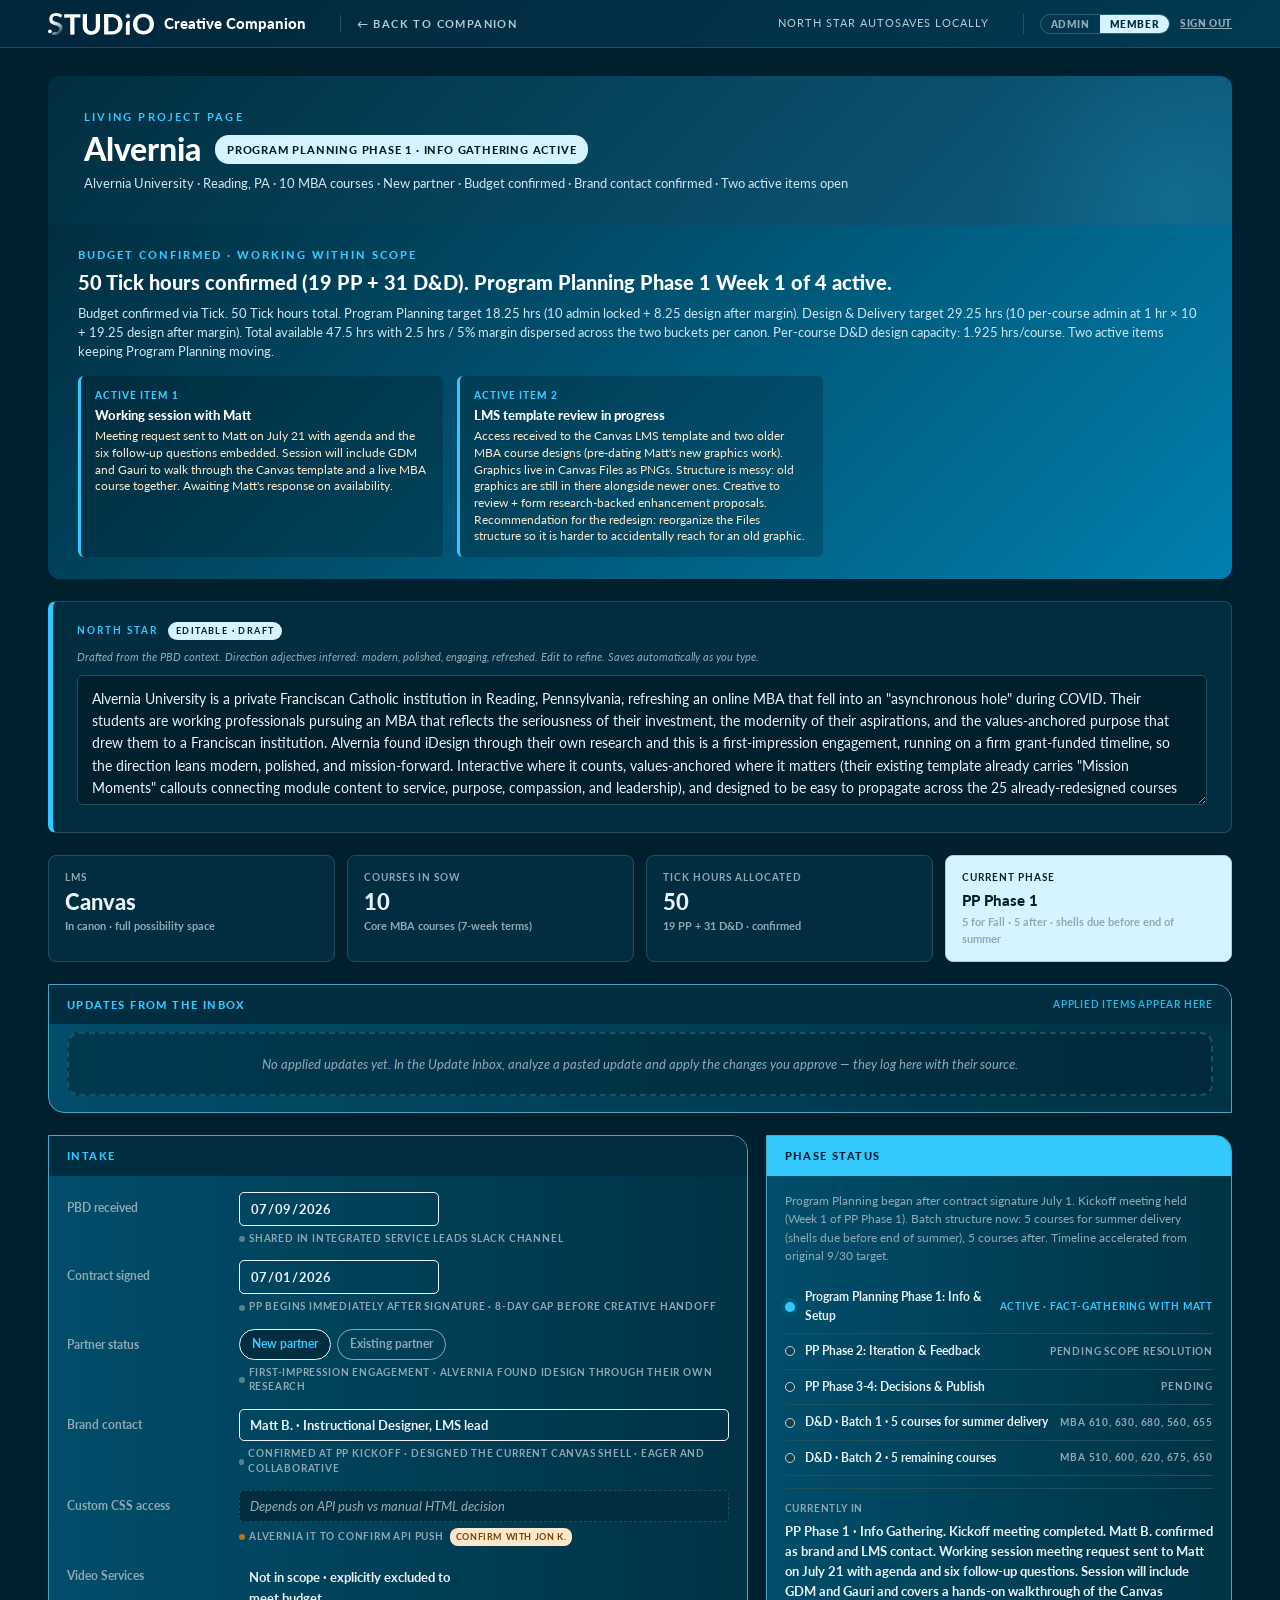
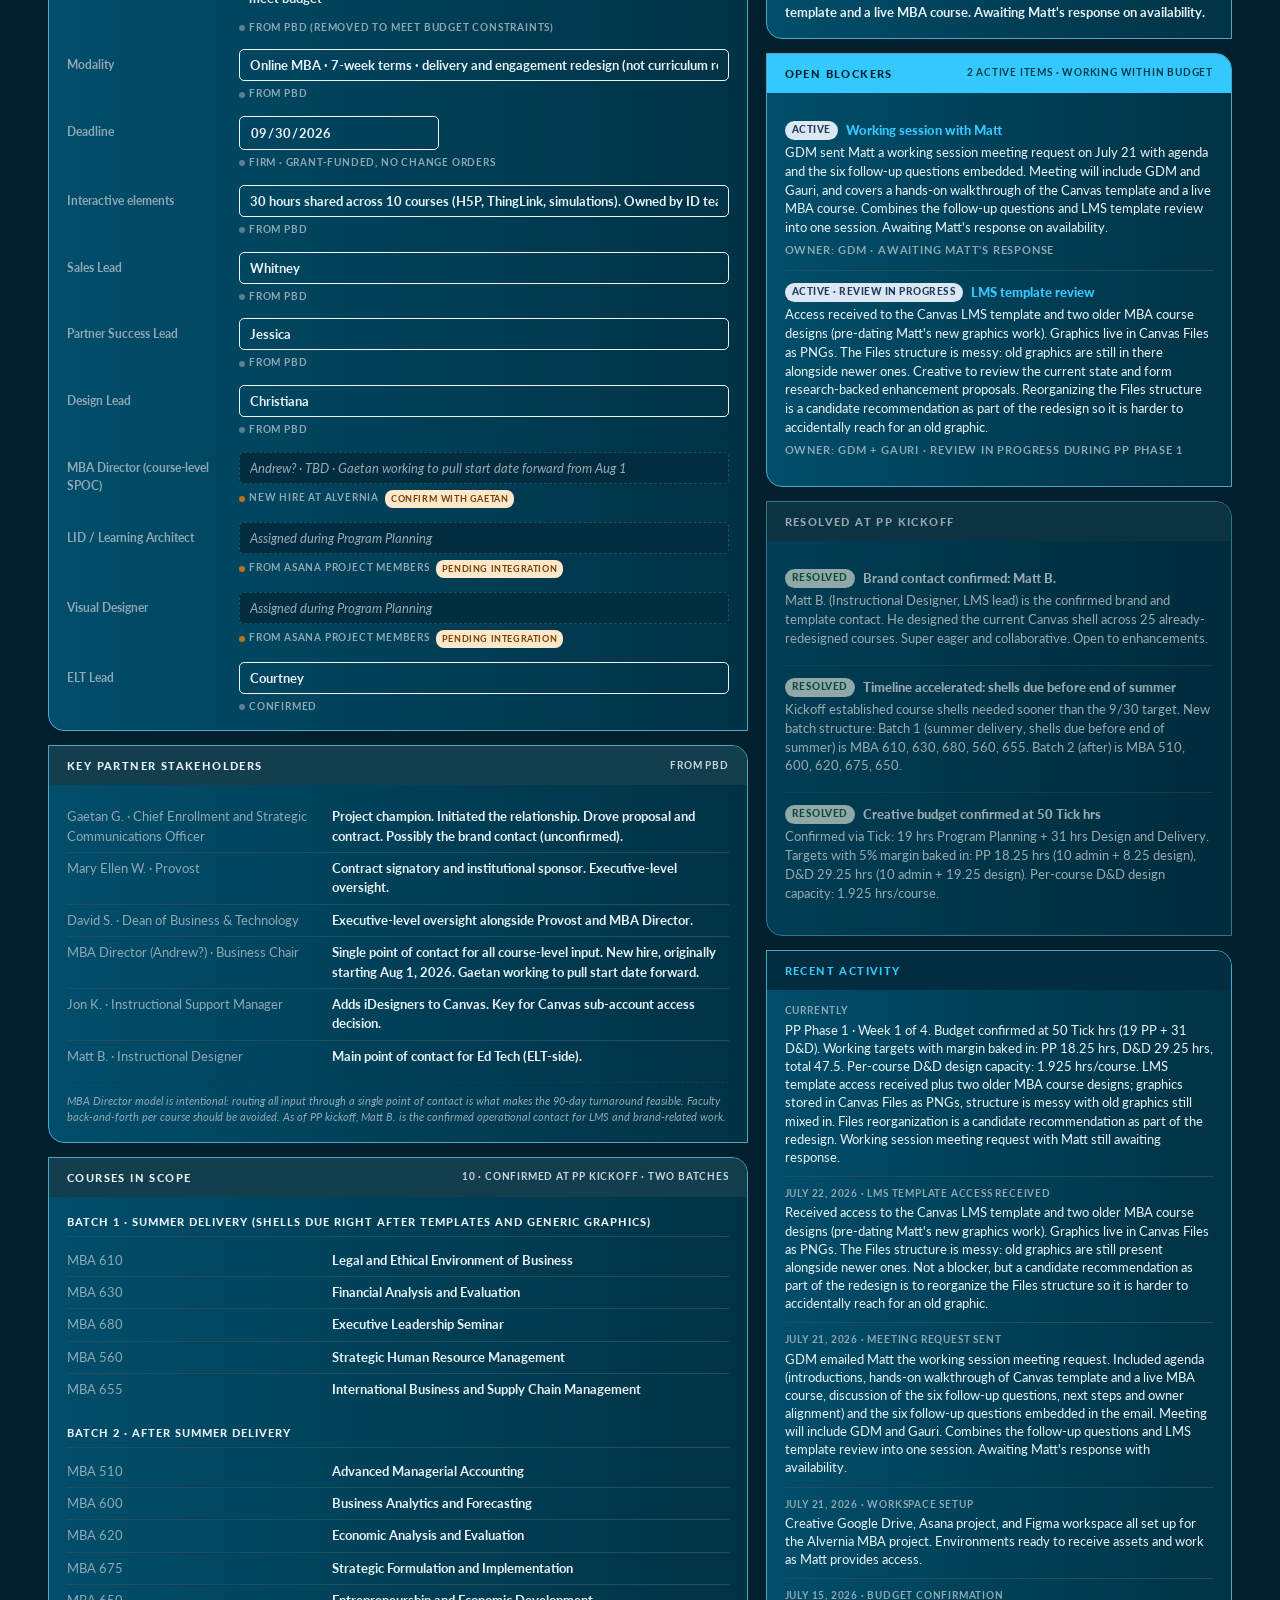
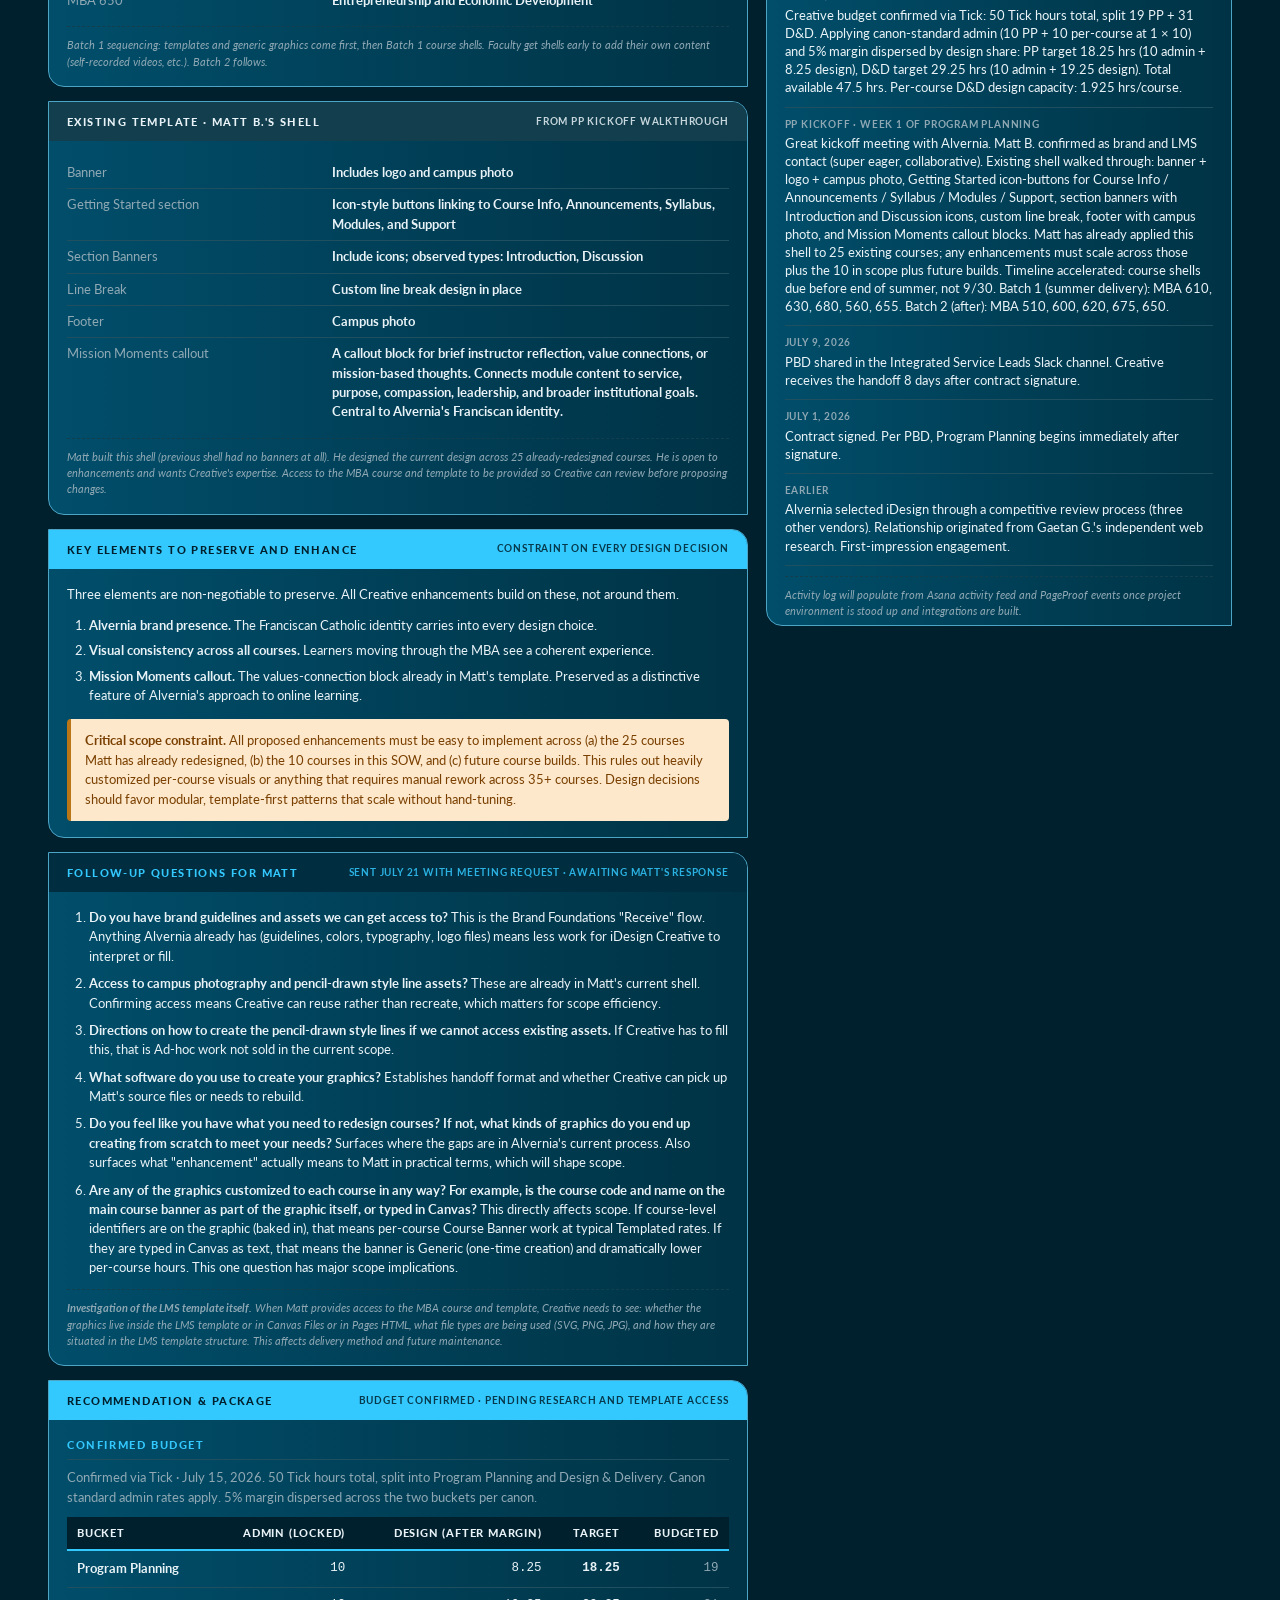
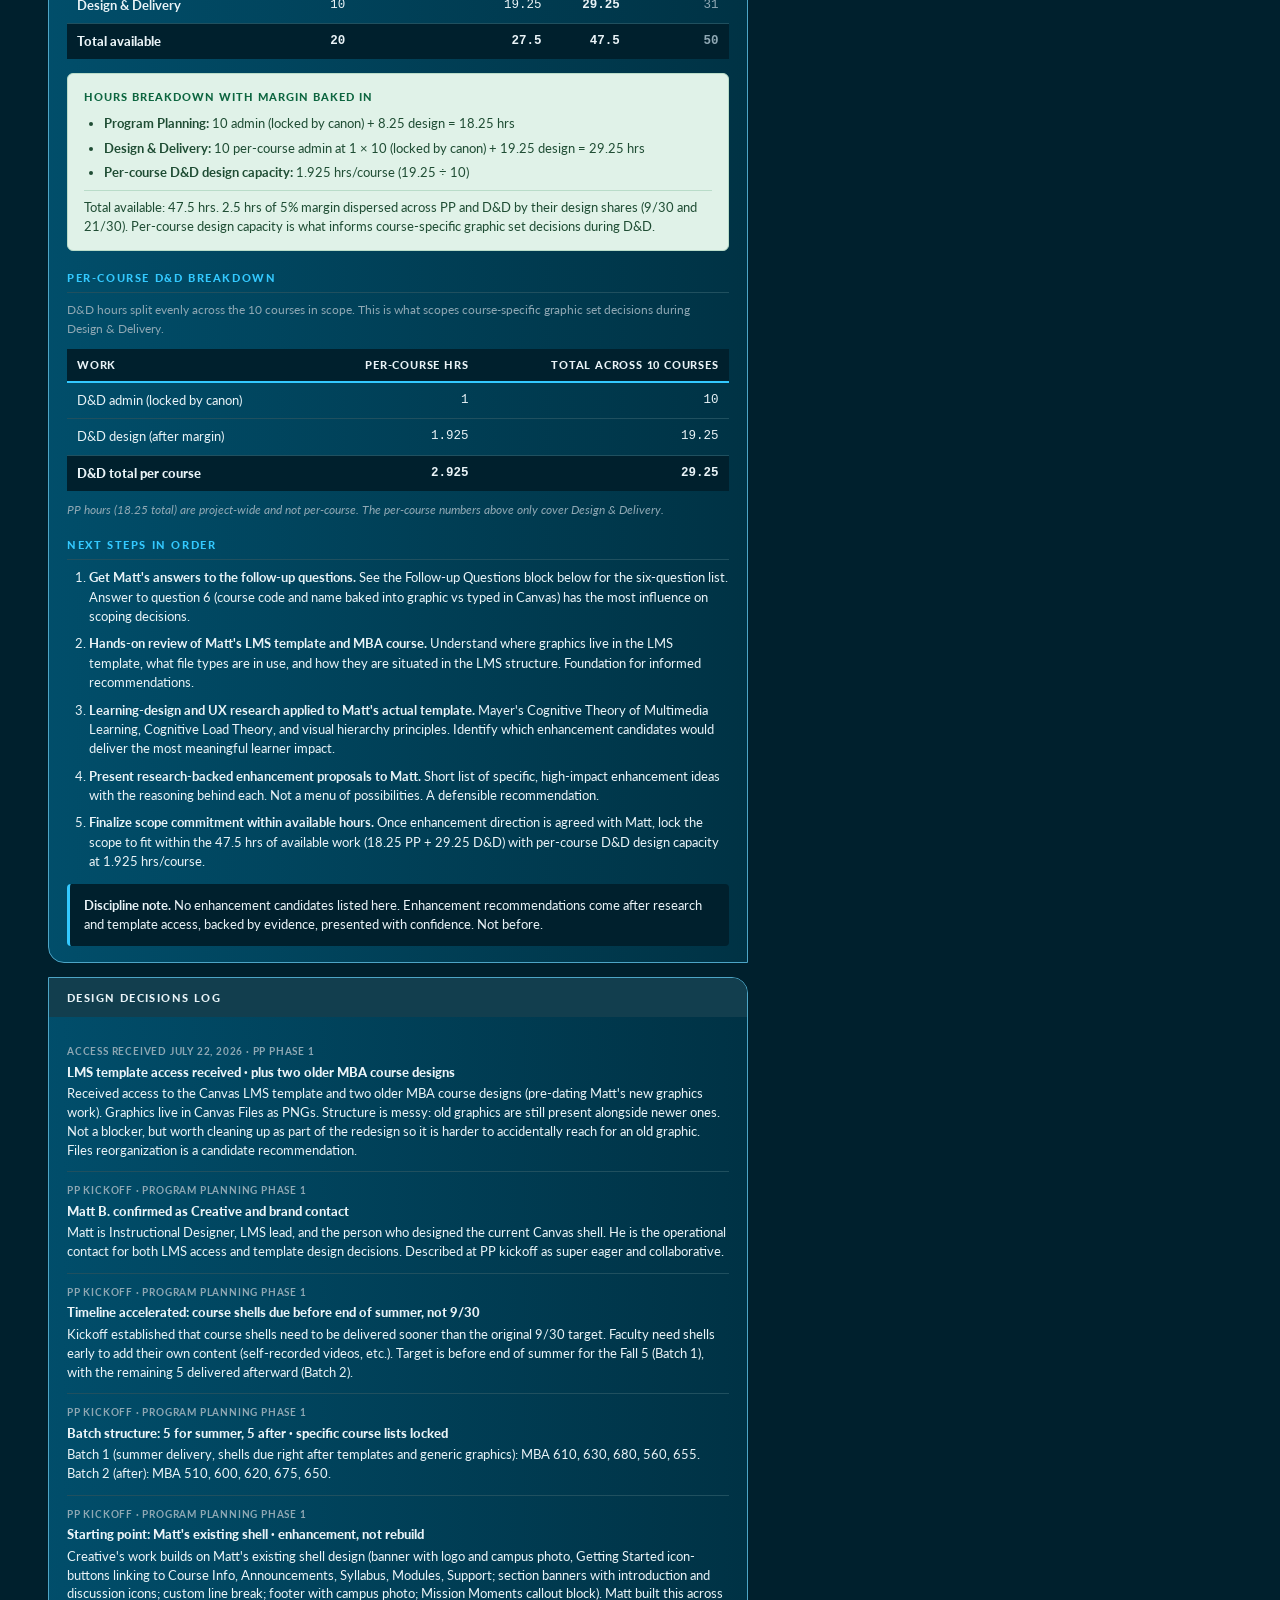
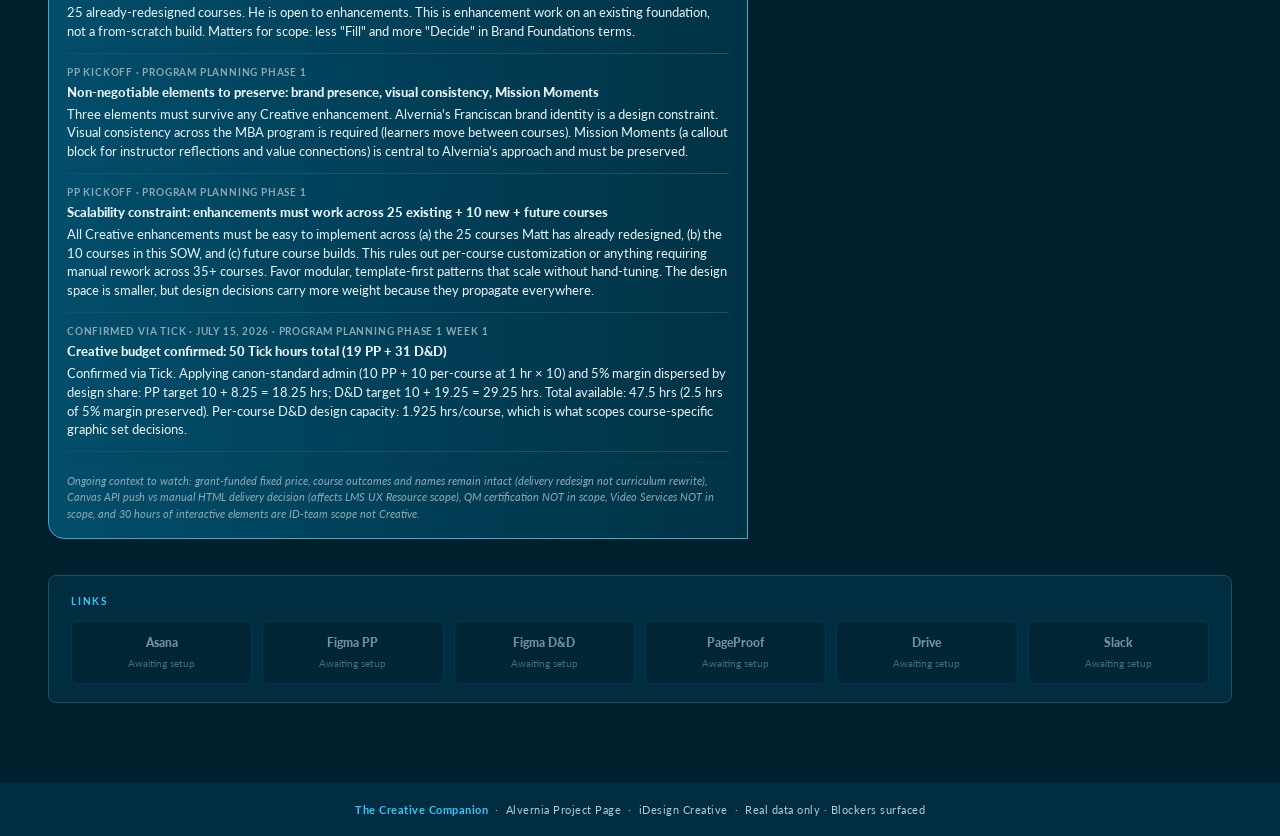
<file: Projects/Alvernia.html>
<!DOCTYPE html>
<html lang="en">
<head>
<meta charset="UTF-8" />
<meta name="robots" content="noindex, nofollow" />
<meta name="viewport" content="width=device-width, initial-scale=1.0" />
<title>Alvernia · Studio | Creative Companion</title>
<link href="https://fonts.googleapis.com/css2?family=Lato:wght@300;400;700;900&display=swap" rel="stylesheet" />
<link rel="stylesheet" href="../assets/companion.css?v=7" />
<style>
  *, *::before, *::after { box-sizing: border-box; }
  body { font-family: 'Lato', system-ui, sans-serif; color: var(--text-body); background: var(--bg-soft); margin: 0; line-height: 1.55; }
  a { color: var(--blue); text-decoration: none; }
  a:hover { text-decoration: underline; }
  h1, h2, h3, h4 { color: var(--ink); font-weight: 900; line-height: 1.2; margin: 0; }
  p { margin: 0 0 0.85em; }
  :root {
    --navy: #002E40;
    --ink: #E9F3F7;
    --sub: #B3D9E7;
    --blue: #33C9FF;
    --cyan: #5CD4FF;
    --lime: #33C9FF;
    --slate: #5C7E90;
    --field: #00293A;
    --bg-card: #002E40;
    --bg-soft: #00202D;
    --bg-soft-2: #123E4E;
    --border: #20505F;
    --text-body: #E9F3F7;
    --text-muted: #8FA8B4;
    --shadow-sm: 0 1px 3px rgba(0,10,18,0.30);
    --shadow-md: 0 2px 14px rgba(0,10,18,0.40);
    --shadow-lg: 0 4px 24px rgba(0,10,18,0.50);
    --radius: 8px;
    --radius-lg: 12px;
  }

  /* Top nav */
  .topnav { background: var(--navy); position: sticky; top: 0; z-index: 100; box-shadow: 0 2px 8px rgba(0,46,64,0.20); }
  .topnav-inner { max-width: 1240px; margin: 0 auto; padding: 12px 28px; display: flex; align-items: center; gap: 18px; flex-wrap: wrap; }
  .brand { display: flex; align-items: center; gap: 10px; text-decoration: none; }
  .brand-mark { width: 28px; height: 28px; background: var(--lime); color: var(--ink); border-radius: 6px; display: flex; align-items: center; justify-content: center; font-weight: 900; font-size: 14px; }
  .brand-wordmark { color: #fff; font-size: 15px; font-weight: 900; }
  .brand-wordmark .accent { color: var(--lime); }
  .back-link { margin-left: 16px; color: #B0CCD7; font-size: 11px; text-transform: uppercase; letter-spacing: 1.4px; font-weight: 700; padding-left: 16px; border-left: 1px solid rgba(255,255,255,0.15); }
  .back-link:hover { color: var(--lime); text-decoration: none; }
  .save-state { margin-left: auto; font-size: 10.5px; color: #B0CCD7; text-transform: uppercase; letter-spacing: 1px; }
  .save-state.saved { color: var(--lime); }

  .container { max-width: 1240px; margin: 0 auto; padding: 0 28px 80px; }

  /* Partner header */
  .partner-header { background: linear-gradient(135deg, #002E40 0%, #0E5E80 100%); color: #fff; padding: 32px 36px; margin: 28px 0 0; border-radius: 12px 12px 0 0; position: relative; overflow: hidden; }
  .partner-header::after { content: ''; position: absolute; top: -40%; right: -10%; width: 360px; height: 360px; background: radial-gradient(circle, rgba(51,201,255,0.14) 0%, transparent 70%); pointer-events: none; }
  .ph-eyebrow { font-size: 11px; font-weight: 700; text-transform: uppercase; letter-spacing: 2.2px; color: var(--lime); margin-bottom: 8px; }
  .ph-name-row { display: flex; align-items: center; gap: 14px; margin-bottom: 8px; flex-wrap: wrap; }
  .ph-name { font-size: 32px; font-weight: 900; color: #fff; line-height: 1; }
  .ph-status-pill { background: #FDE8CC; color: #7A4000; padding: 6px 12px; border-radius: 14px; font-size: 11px; font-weight: 900; text-transform: uppercase; letter-spacing: 0.8px; }
  .ph-meta { font-size: 13px; color: #CCE5EF; margin-top: 6px; }

  /* Blocker banner. The important addition */
  .blocker-banner { background: linear-gradient(135deg, #8C2222 0%, #6B1818 100%); color: #fff; padding: 22px 30px; margin-bottom: 22px; border-radius: 0 0 12px 12px; }
  .blocker-banner-label { font-size: 10.5px; font-weight: 900; text-transform: uppercase; letter-spacing: 2px; color: #FDE8CC; margin-bottom: 6px; }
  .blocker-banner-title { font-size: 20px; font-weight: 900; color: #fff; margin-bottom: 10px; line-height: 1.2; }
  .blocker-banner-list { display: grid; grid-template-columns: 1fr 1fr 1fr; gap: 14px; margin-top: 14px; }
  .blocker-banner-item { background: rgba(0,0,0,0.20); padding: 12px 14px; border-radius: 6px; border-left: 3px solid #FDE8CC; }
  .blocker-banner-item .bb-num { font-size: 10px; color: #FDE8CC; text-transform: uppercase; letter-spacing: 1px; font-weight: 900; margin-bottom: 4px; }
  .blocker-banner-item .bb-title { font-size: 13px; color: #fff; font-weight: 900; margin-bottom: 4px; line-height: 1.3; }
  .blocker-banner-item .bb-detail { font-size: 11.5px; color: #FDE8CC; line-height: 1.45; }

  /* North Star */
  .north-star-card { background: var(--bg-card); border: 1px solid var(--border); border-left: 5px solid var(--lime); border-radius: 8px; padding: 20px 24px; margin-bottom: 22px; }
  .ns-label-row { display: flex; align-items: center; margin-bottom: 8px; gap: 10px; }
  .ns-label { font-size: 10px; font-weight: 700; color: var(--blue); text-transform: uppercase; letter-spacing: 2px; }
  .ns-editable-tag { font-size: 9px; font-weight: 700; color: #2A6B40; background: #E0F2E8; text-transform: uppercase; letter-spacing: 1.4px; padding: 2px 8px; border-radius: 10px; }
  .ns-help { font-size: 11px; color: var(--text-muted); margin-bottom: 10px; font-style: italic; }
  .ns-input { width: 100%; min-height: 130px; padding: 12px 14px; border: 1px solid var(--border); border-radius: 6px; font-family: inherit; font-size: 13.5px; line-height: 1.65; color: var(--text-body); resize: vertical; background: var(--bg-soft); }
  .ns-input:focus { outline: none; border-color: var(--blue); background: var(--field); box-shadow: 0 0 0 3px rgba(1,127,174,0.10); }

  /* Quick Facts */
  .stats-row { display: grid; grid-template-columns: repeat(4, 1fr); gap: 12px; margin-bottom: 22px; }
  .stat-card { background: var(--bg-card); border: 1px solid var(--border); border-radius: 8px; padding: 14px 16px; }
  .stat-card.highlight { background: var(--lime); border-color: #4DA5C6; }
  .stat-card.warn { background: var(--warn-bg); border: 1px solid #E8B8B8; }
  .stat-card.warn .stat-label { color: var(--warn); }
  .stat-card.warn .stat-value { color: var(--warn); }
  .stat-card.flag { background: #FDE8CC; border: 1px solid #E8C89A; }
  .stat-card.flag .stat-label { color: #7A4000; }
  .stat-card.flag .stat-value { color: #7A4000; }
  .stat-card.highlight .stat-label, .stat-card.highlight .stat-value { color: var(--ink); }
  .stat-label { font-size: 10px; color: var(--text-muted); text-transform: uppercase; letter-spacing: 1px; font-weight: 700; margin-bottom: 6px; display: block; }
  .stat-value { font-size: 22px; font-weight: 900; color: var(--ink); line-height: 1; }
  .stat-value.small { font-size: 15px; line-height: 1.2; }
  .stat-sub { font-size: 11px; color: var(--text-muted); font-weight: 700; margin-top: 4px; }

  /* Main grid */
  .main-grid { display: grid; grid-template-columns: 1.5fr 1fr; gap: 18px; margin-bottom: 22px; }
  .block { background: var(--bg-card); border: 1px solid var(--border); border-radius: 8px; margin-bottom: 14px; overflow: hidden; }
  .block-header { padding: 11px 18px; color: #fff; font-size: 11px; font-weight: 900; text-transform: uppercase; letter-spacing: 1.4px; display: flex; align-items: center; gap: 10px; }
  .block-header .meta { margin-left: auto; font-size: 10px; font-weight: 700; letter-spacing: 0.8px; opacity: 0.85; }
  .block-body { padding: 16px 18px; }
  .block-h-navy { background: var(--navy); color: var(--lime); }
  .block-h-blue { background: var(--blue); color: #00202D; }
  .block-h-slate { background: #123E4E; color: #E9F3F7; }
  .block-h-red { background: #7D570A; color: #FFF7E8; }

  /* Form fields */
  .form-grid { display: grid; grid-template-columns: 1fr; gap: 14px; }
  .field { display: grid; grid-template-columns: 160px 1fr; gap: 12px; align-items: start; }
  .field-label { font-size: 12px; color: var(--text-muted); padding-top: 7px; font-weight: 700; }
  .field-control { display: flex; flex-direction: column; gap: 4px; }

  input[type="text"], input[type="date"], input[type="number"], select, textarea {
    font-family: inherit; font-size: 13px; color: var(--text-body); background: var(--field);
    border: 1px solid var(--border); border-radius: 5px; padding: 7px 10px; width: 100%;
  }
  input::placeholder, textarea::placeholder { color: #98AAB3; font-style: italic; }
  input[type="date"] { max-width: 200px; }
  input[type="number"] { max-width: 140px; }

  .field.locked input[readonly], .field.locked textarea[readonly] {
    background: var(--bg-locked); color: var(--ink); border-color: var(--border-locked); cursor: default; font-weight: 700;
  }
  .field.locked input[readonly]:focus, .field.locked textarea[readonly]:focus { outline: none; box-shadow: none; }
  .field.locked .select-locked {
    background: var(--bg-locked); color: var(--ink); border: 1px solid var(--border-locked);
    border-radius: 5px; padding: 7px 28px 7px 10px; font-size: 13px; font-weight: 700; max-width: 240px; position: relative;
  }
  .field.pending input, .field.pending textarea {
    background: var(--bg-card); border-color: var(--border); border-style: dashed; color: var(--text-muted);
  }
  .field.pending input:focus, .field.pending textarea:focus { outline: none; }
  .field.blocker input[readonly], .field.blocker textarea[readonly] {
    background: var(--warn-bg); color: var(--warn); border: 1px solid #E8B8B8; cursor: default; font-weight: 700;
  }

  /* Radio pills */
  .radio-group { display: flex; gap: 6px; flex-wrap: wrap; }
  .radio-pill { position: relative; display: inline-flex; align-items: center; }
  .radio-pill input[type="radio"] { position: absolute; opacity: 0; width: 0; height: 0; }
  .radio-pill label { display: inline-block; padding: 5px 12px; border: 1px solid var(--border); border-radius: 18px; background: var(--field); cursor: pointer; font-size: 12px; font-weight: 700; color: var(--text-muted); }
  .field.locked .radio-pill input[type="radio"]:disabled + label { background: var(--bg-locked); color: var(--text-muted); border-color: var(--border-locked); cursor: default; opacity: 1; }
  .field.locked .radio-pill input[type="radio"]:disabled:checked + label { background: var(--navy); color: var(--lime); border-color: var(--ink); cursor: default; opacity: 1; }

  /* Source pills */
  .field-source { display: flex; align-items: center; gap: 6px; margin-top: 2px; flex-wrap: wrap; }
  .source-pill { display: inline-flex; align-items: center; gap: 4px; font-size: 9.5px; color: var(--text-muted); text-transform: uppercase; letter-spacing: 0.8px; font-weight: 700; }
  .source-pill .dot { width: 6px; height: 6px; border-radius: 50%; }
  .source-pill.locked .dot { background: var(--slate); }
  .source-pill.pending .dot { background: #BA7517; }
  .source-pill.blocker .dot { background: var(--warn); }
  .pending-badge { font-size: 9px; font-weight: 700; padding: 2px 6px; border-radius: 8px; background: #FDE8CC; color: #7A4000; text-transform: uppercase; letter-spacing: 0.6px; }
  .blocker-badge { font-size: 9px; font-weight: 700; padding: 2px 6px; border-radius: 8px; background: var(--warn-bg); color: var(--warn); text-transform: uppercase; letter-spacing: 0.6px; }

  .pill { display: inline-block; padding: 2px 7px; border-radius: 10px; font-size: 9.5px; font-weight: 900; text-transform: uppercase; letter-spacing: 0.5px; }
  .pill-warn { background: var(--warn-bg); color: var(--warn); }
  .pill-info { background: #DDE7F2; color: #1E3A5C; }
  .pill-lime { background: var(--lime); color: var(--ink); }
  .pill-amber { background: #FDE8CC; color: #7A4000; }

  /* Recommendation block */
  .reco-blocked { padding: 22px; text-align: center; background: var(--warn-bg); border: 1px dashed #E8B8B8; border-radius: 6px; }
  .reco-blocked h4 { color: var(--warn); font-size: 15px; margin-bottom: 8px; }
  .reco-blocked p { color: var(--warn); font-size: 12.5px; line-height: 1.55; margin: 0; }
  .reco-section-title { font-size: 11px; font-weight: 900; color: var(--blue); text-transform: uppercase; letter-spacing: 1.6px; margin: 18px 0 8px; padding-bottom: 6px; border-bottom: 1px solid var(--border); }
  .reco-section-title:first-child { margin-top: 0; }

  /* Decisions (empty state + entry styling matched to activity items) */
  .empty-state { padding: 22px 16px; text-align: center; color: var(--text-muted); font-style: italic; font-size: 12.5px; line-height: 1.5; }
  .decision { display: flex; flex-direction: column; padding: 11px 0; border-bottom: 1px solid var(--border); }
  .decision:last-of-type { border-bottom: none; }
  .decision .meta { order: 1; font-size: 10px; color: var(--text-muted); text-transform: uppercase; letter-spacing: 0.8px; font-weight: 700; margin-bottom: 4px; }
  .decision .title { order: 2; font-size: 13px; font-weight: 900; color: var(--ink); margin-bottom: 4px; line-height: 1.35; }
  .decision .rationale { order: 3; font-size: 12.5px; color: var(--text-body); line-height: 1.5; }

  /* Cycle tracker */
  .cycle-row { display: flex; align-items: center; gap: 10px; padding: 8px 0; border-bottom: 1px solid var(--border); font-size: 12px; }
  .cycle-row:last-child { border-bottom: none; }
  .cycle-dot { width: 10px; height: 10px; border-radius: 50%; flex-shrink: 0; }
  .cycle-dot.done { background: var(--lime); }
  .cycle-dot.active { background: var(--blue); box-shadow: 0 0 0 4px rgba(1,127,174,0.2); }
  .cycle-dot.pending { background: var(--bg-soft-2); border: 1px solid #C5D5DC; }
  .cycle-dot.next { background: #FDE8CC; border: 1px solid #E8C89A; }
  .cycle-label { flex: 1; color: var(--text-body); font-weight: 700; }
  .cycle-status { font-size: 10px; color: var(--text-muted); text-transform: uppercase; letter-spacing: 0.8px; font-weight: 700; }

  /* Blockers detailed */
  .blocker-item { padding: 12px 0; border-bottom: 1px solid var(--border); font-size: 12.5px; }
  .blocker-item:last-child { border-bottom: none; }
  .blocker-item .bi-title { color: var(--warn); font-weight: 900; margin-bottom: 4px; display: flex; align-items: center; gap: 8px; }
  .blocker-item .bi-body { color: var(--text-body); line-height: 1.5; margin-bottom: 4px; }
  .blocker-item .bi-owner { font-size: 10.5px; color: var(--text-muted); text-transform: uppercase; letter-spacing: 0.8px; font-weight: 700; }

  /* Activity */
  .activity-item { padding: 9px 0; border-bottom: 1px solid var(--border); }
  .activity-item:last-child { border-bottom: none; }
  .activity-date { font-size: 10px; color: var(--text-muted); text-transform: uppercase; letter-spacing: 0.8px; font-weight: 700; margin-bottom: 3px; }
  .activity-text { font-size: 12.5px; color: var(--text-body); line-height: 1.45; }
  .integration-note { font-size: 10.5px; color: var(--text-muted); margin-top: 10px; padding-top: 10px; border-top: 1px dashed var(--bg-soft-2); font-style: italic; }

  /* Stakeholder table */
  .stakeholder-table { width: 100%; font-size: 12.5px; border-collapse: collapse; }
  .stakeholder-table td { padding: 6px 0; vertical-align: top; }
  .stakeholder-table td:first-child { color: var(--text-muted); width: 40%; padding-right: 10px; }
  .stakeholder-table td:last-child { color: var(--text-body); font-weight: 700; }
  .stakeholder-table tr + tr td { border-top: 1px solid var(--border); }

  /* Links band */
  .links-band { background: var(--bg-card); border: 1px solid var(--border); border-radius: 8px; padding: 18px 22px; }
  .links-label { font-size: 10px; font-weight: 700; color: var(--blue); text-transform: uppercase; letter-spacing: 1.8px; margin-bottom: 12px; }
  .links-grid { display: grid; grid-template-columns: repeat(6, 1fr); gap: 10px; }
  .link-card { background: var(--bg-soft); border: 1px solid var(--bg-soft-2); padding: 12px; border-radius: 6px; text-align: center; color: var(--ink); text-decoration: none; }
  .link-card.pending { opacity: 0.5; cursor: default; }
  .link-name { font-size: 12px; font-weight: 900; margin-bottom: 3px; }
  .link-sub { font-size: 10px; color: var(--text-muted); }

  .footer { background: var(--navy); color: #B0CCD7; text-align: center; padding: 18px; font-size: 11px; letter-spacing: 0.5px; }
  .footer strong { color: var(--lime); }

  @media (max-width: 980px) {
    .stats-row { grid-template-columns: 1fr 1fr; }
    .main-grid { grid-template-columns: 1fr; }
    .links-grid { grid-template-columns: repeat(3, 1fr); }
    .blocker-banner-list { grid-template-columns: 1fr; }
    .ph-name { font-size: 24px; }
    .partner-header { padding: 22px; }
    .field { grid-template-columns: 1fr; gap: 4px; }
    .field-label { padding-top: 0; }
  }

  /* ===== Dark Studio restyle ===== */
  .studio-logo{height:22px;width:auto;display:block}
  body{background:var(--bg-soft);color:var(--text-body)}
  h1,h2,h3,h4{color:var(--ink)}
  a{color:var(--blue)}
  .topnav,.masthead,header.site{background:linear-gradient(135deg,#00263A,#013A52);border-bottom:1px solid var(--border)}
  .card,.block,.panel{background:linear-gradient(90deg,rgba(1,80,110,.95) 0%,rgba(0,51,70,.95) 100%);border:1px solid #4DA5C6;border-radius:0 16px 0 16px}
  input,select,textarea{background:var(--field);color:var(--text-body);border-color:var(--border)}
  .tag-lime{color:#002E40}
  /* contrast fix — navy ink on cerulean/lime/cyan fills (Studio rule) */
  .tag-blue,.tag-cyan,.tag-lime,.pill-lime,.sc-icon-2,.sc-icon-3,.phase-num,.faq-tier-num,.nav-tab.active{color:#00202D !important}
  /* lime-fill contrast (per-page variants) */
  .ph-status-pill,.stat-card.highlight,.stat-card.highlight .stat-label,.stat-card.highlight .stat-value,.pill-lime,.brand-mark{color:#00202D !important}
  .ns-editable-tag{color:#00202D !important;background:#D6F4FF !important}
  /* family match: soft cerulean-20 fills, no bright lime */
  .tag-lime,.ph-status-pill,.stat-card.highlight,.pill-lime,.faq-tier-num,.pill-applied{background:#D6F4FF !important;color:#00202D !important;border-color:#8FD8F2 !important}
  .stat-card.highlight .stat-label,.stat-card.highlight .stat-value{color:#00202D !important}
</style>
</head>
<body data-cc-partner="Alvernia" data-cc-root="../">

<nav class="topnav" aria-label="Top navigation">
  <div class="topnav-inner">
    <a href="../index.html" class="brand">
      <img class="studio-logo" src="../Studio-logo-white.svg" alt="iDesign Studio">
      <span class="brand-wordmark">Creative Companion</span>
    </a>
    <a href="../index.html" class="back-link">&larr; Back to Companion</a>
    <span class="save-state" id="save-status">North Star autosaves locally</span>
  </div>
</nav>

<div class="container">

  <header class="partner-header">
    <div class="ph-eyebrow">Living Project Page</div>
    <div class="ph-name-row">
      <span class="ph-name">Alvernia</span>
      <span class="ph-status-pill">Program Planning Phase 1 · Info Gathering active</span>
    </div>
    <div class="ph-meta">Alvernia University · Reading, PA · 10 MBA courses · New partner · Budget confirmed · Brand contact confirmed · Two active items open</div>
  </header>

  <div class="blocker-banner" style="background: linear-gradient(135deg, #002E40 0%, #017FAE 100%);">
    <div class="blocker-banner-label" style="color: #33C9FF;">Budget confirmed · working within scope</div>
    <div class="blocker-banner-title">50 Tick hours confirmed (19 PP + 31 D&amp;D). Program Planning Phase 1 Week 1 of 4 active.</div>
    <div style="font-size: 12.5px; color: #CCE5EF; line-height: 1.55;">Budget confirmed via Tick. 50 Tick hours total. Program Planning target 18.25 hrs (10 admin locked + 8.25 design after margin). Design &amp; Delivery target 29.25 hrs (10 per-course admin at 1 hr × 10 + 19.25 design after margin). Total available 47.5 hrs with 2.5 hrs / 5% margin dispersed across the two buckets per canon. Per-course D&amp;D design capacity: 1.925 hrs/course. Two active items keeping Program Planning moving.</div>
    <div class="blocker-banner-list">
      <div class="blocker-banner-item" style="border-left-color: #33C9FF;">
        <div class="bb-num" style="color: #33C9FF;">Active item 1</div>
        <div class="bb-title">Working session with Matt</div>
        <div class="bb-detail">Meeting request sent to Matt on July 21 with agenda and the six follow-up questions embedded. Session will include GDM and Gauri to walk through the Canvas template and a live MBA course together. Awaiting Matt's response on availability.</div>
      </div>
      <div class="blocker-banner-item" style="border-left-color: #33C9FF;">
        <div class="bb-num" style="color: #33C9FF;">Active item 2</div>
        <div class="bb-title">LMS template review in progress</div>
        <div class="bb-detail">Access received to the Canvas LMS template and two older MBA course designs (pre-dating Matt's new graphics work). Graphics live in Canvas Files as PNGs. Structure is messy: old graphics are still in there alongside newer ones. Creative to review + form research-backed enhancement proposals. Recommendation for the redesign: reorganize the Files structure so it is harder to accidentally reach for an old graphic.</div>
      </div>
    </div>
  </div>

  <div class="north-star-card">
    <div class="ns-label-row">
      <span class="ns-label">North Star</span>
      <span class="ns-editable-tag">Editable · Draft</span>
    </div>
    <div class="ns-help">Drafted from the PBD context. Direction adjectives inferred: modern, polished, engaging, refreshed. Edit to refine. Saves automatically as you type.</div>
    <textarea class="ns-input" id="north-star">Alvernia University is a private Franciscan Catholic institution in Reading, Pennsylvania, refreshing an online MBA that fell into an "asynchronous hole" during COVID. Their students are working professionals pursuing an MBA that reflects the seriousness of their investment, the modernity of their aspirations, and the values-anchored purpose that drew them to a Franciscan institution. Alvernia found iDesign through their own research and this is a first-impression engagement, running on a firm grant-funded timeline, so the direction leans modern, polished, and mission-forward. Interactive where it counts, values-anchored where it matters (their existing template already carries "Mission Moments" callouts connecting module content to service, purpose, compassion, and leadership), and designed to be easy to propagate across the 25 already-redesigned courses and future builds. Across 10 core MBA courses in the online program. Giving Alvernia a refreshed learning experience that supports enrollment, boosts retention, and makes the case for what a mission-driven online MBA can look like.</textarea>
  </div>

  <div class="stats-row">
    <div class="stat-card">
      <div class="stat-label">LMS</div>
      <div class="stat-value">Canvas</div>
      <div class="stat-sub">In canon · full possibility space</div>
    </div>
    <div class="stat-card">
      <div class="stat-label">Courses in SOW</div>
      <div class="stat-value">10</div>
      <div class="stat-sub">Core MBA courses (7-week terms)</div>
    </div>
    <div class="stat-card">
      <div class="stat-label">Tick hours allocated</div>
      <div class="stat-value">50</div>
      <div class="stat-sub">19 PP + 31 D&amp;D · confirmed</div>
    </div>
    <div class="stat-card highlight">
      <div class="stat-label">Current phase</div>
      <div class="stat-value small">PP Phase 1</div>
      <div class="stat-sub">5 for Fall · 5 after · shells due before end of summer</div>
    </div>
  </div>

  <div class="block" style="margin-bottom:22px">
  <div class="block-header block-h-navy">Updates from the Inbox <span class="meta">Applied items appear here</span></div>
  <div class="block-body" style="padding-top:8px"><div id="cc-partner-feed"></div></div>
</div>
<div class="main-grid">

    <div>

      <div class="block">
        <div class="block-header block-h-navy">Intake</div>
        <div class="block-body">
          <div class="form-grid">

            <div class="field locked">
              <label class="field-label">PBD received</label>
              <div class="field-control">
                <input type="date" value="2026-07-09" readonly />
                <div class="field-source"><span class="source-pill locked"><span class="dot"></span>Shared in Integrated Service Leads Slack channel</span></div>
              </div>
            </div>

            <div class="field locked">
              <label class="field-label">Contract signed</label>
              <div class="field-control">
                <input type="date" value="2026-07-01" readonly />
                <div class="field-source"><span class="source-pill locked"><span class="dot"></span>PP begins immediately after signature · 8-day gap before Creative handoff</span></div>
              </div>
            </div>

            <div class="field locked">
              <label class="field-label">Partner status</label>
              <div class="field-control">
                <div class="radio-group">
                  <span class="radio-pill"><input type="radio" name="ps" disabled checked /><label>New partner</label></span>
                  <span class="radio-pill"><input type="radio" name="ps" disabled /><label>Existing partner</label></span>
                </div>
                <div class="field-source"><span class="source-pill locked"><span class="dot"></span>First-impression engagement · Alvernia found iDesign through their own research</span></div>
              </div>
            </div>

            <div class="field locked">
              <label class="field-label">Brand contact</label>
              <div class="field-control">
                <input type="text" value="Matt B. · Instructional Designer, LMS lead" readonly />
                <div class="field-source"><span class="source-pill locked"><span class="dot"></span>Confirmed at PP kickoff · designed the current Canvas shell · eager and collaborative</span></div>
              </div>
            </div>

            <div class="field pending">
              <label class="field-label">Custom CSS access</label>
              <div class="field-control">
                <input type="text" placeholder="Depends on API push vs manual HTML decision" />
                <div class="field-source"><span class="source-pill pending"><span class="dot"></span>Alvernia IT to confirm API push</span> <span class="pending-badge">Confirm with Jon K.</span></div>
              </div>
            </div>

            <div class="field locked">
              <label class="field-label">Video Services</label>
              <div class="field-control">
                <div class="select-locked">Not in scope · explicitly excluded to meet budget</div>
                <div class="field-source"><span class="source-pill locked"><span class="dot"></span>From PBD (removed to meet budget constraints)</span></div>
              </div>
            </div>

            <div class="field locked">
              <label class="field-label">Modality</label>
              <div class="field-control">
                <input type="text" value="Online MBA · 7-week terms · delivery and engagement redesign (not curriculum rewrite)" readonly />
                <div class="field-source"><span class="source-pill locked"><span class="dot"></span>From PBD</span></div>
              </div>
            </div>

            <div class="field locked">
              <label class="field-label">Deadline</label>
              <div class="field-control">
                <input type="date" value="2026-09-30" readonly />
                <div class="field-source"><span class="source-pill locked"><span class="dot"></span>Firm · grant-funded, no change orders</span></div>
              </div>
            </div>

            <div class="field locked">
              <label class="field-label">Interactive elements</label>
              <div class="field-control">
                <input type="text" value="30 hours shared across 10 courses (H5P, ThingLink, simulations). Owned by ID team, not Creative." readonly />
                <div class="field-source"><span class="source-pill locked"><span class="dot"></span>From PBD</span></div>
              </div>
            </div>

            <div class="field locked">
              <label class="field-label">Sales Lead</label>
              <div class="field-control">
                <input type="text" value="Whitney" readonly />
                <div class="field-source"><span class="source-pill locked"><span class="dot"></span>From PBD</span></div>
              </div>
            </div>

            <div class="field locked">
              <label class="field-label">Partner Success Lead</label>
              <div class="field-control">
                <input type="text" value="Jessica" readonly />
                <div class="field-source"><span class="source-pill locked"><span class="dot"></span>From PBD</span></div>
              </div>
            </div>

            <div class="field locked">
              <label class="field-label">Design Lead</label>
              <div class="field-control">
                <input type="text" value="Christiana" readonly />
                <div class="field-source"><span class="source-pill locked"><span class="dot"></span>From PBD</span></div>
              </div>
            </div>

            <div class="field pending">
              <label class="field-label">MBA Director (course-level SPOC)</label>
              <div class="field-control">
                <input type="text" placeholder="Andrew? · TBD · Gaetan working to pull start date forward from Aug 1" />
                <div class="field-source"><span class="source-pill pending"><span class="dot"></span>New hire at Alvernia</span> <span class="pending-badge">Confirm with Gaetan</span></div>
              </div>
            </div>

            <div class="field pending">
              <label class="field-label">LID / Learning Architect</label>
              <div class="field-control">
                <input type="text" placeholder="Assigned during Program Planning" />
                <div class="field-source"><span class="source-pill pending"><span class="dot"></span>From Asana project members</span> <span class="pending-badge">Pending integration</span></div>
              </div>
            </div>

            <div class="field pending">
              <label class="field-label">Visual Designer</label>
              <div class="field-control">
                <input type="text" placeholder="Assigned during Program Planning" />
                <div class="field-source"><span class="source-pill pending"><span class="dot"></span>From Asana project members</span> <span class="pending-badge">Pending integration</span></div>
              </div>
            </div>

            <div class="field locked">
              <label class="field-label">ELT Lead</label>
              <div class="field-control">
                <input type="text" value="Courtney" readonly />
                <div class="field-source"><span class="source-pill locked"><span class="dot"></span>Confirmed</span></div>
              </div>
            </div>

          </div>
        </div>
      </div>

      <div class="block">
        <div class="block-header block-h-slate">Key Partner Stakeholders <span class="meta">From PBD</span></div>
        <div class="block-body">
          <table class="stakeholder-table">
            <tr><td>Gaetan G. · Chief Enrollment and Strategic Communications Officer</td><td>Project champion. Initiated the relationship. Drove proposal and contract. Possibly the brand contact (unconfirmed).</td></tr>
            <tr><td>Mary Ellen W. · Provost</td><td>Contract signatory and institutional sponsor. Executive-level oversight.</td></tr>
            <tr><td>David S. · Dean of Business &amp; Technology</td><td>Executive-level oversight alongside Provost and MBA Director.</td></tr>
            <tr><td>MBA Director (Andrew?) · Business Chair</td><td>Single point of contact for all course-level input. New hire, originally starting Aug 1, 2026. Gaetan working to pull start date forward.</td></tr>
            <tr><td>Jon K. · Instructional Support Manager</td><td>Adds iDesigners to Canvas. Key for Canvas sub-account access decision.</td></tr>
            <tr><td>Matt B. · Instructional Designer</td><td>Main point of contact for Ed Tech (ELT-side).</td></tr>
          </table>
          <div class="integration-note">MBA Director model is intentional: routing all input through a single point of contact is what makes the 90-day turnaround feasible. Faculty back-and-forth per course should be avoided. As of PP kickoff, Matt B. is the confirmed operational contact for LMS and brand-related work.</div>
        </div>
      </div>

      <div class="block">
        <div class="block-header block-h-slate">Courses in scope <span class="meta">10 · confirmed at PP kickoff · two batches</span></div>
        <div class="block-body">
          <div style="font-size: 11px; font-weight: 900; color: var(--ink); text-transform: uppercase; letter-spacing: 1px; margin-bottom: 8px; padding-bottom: 6px; border-bottom: 1px solid var(--border);">Batch 1 · Summer delivery (shells due right after templates and generic graphics)</div>
          <table class="stakeholder-table" style="margin-bottom: 18px;">
            <tr><td>MBA 610</td><td>Legal and Ethical Environment of Business</td></tr>
            <tr><td>MBA 630</td><td>Financial Analysis and Evaluation</td></tr>
            <tr><td>MBA 680</td><td>Executive Leadership Seminar</td></tr>
            <tr><td>MBA 560</td><td>Strategic Human Resource Management</td></tr>
            <tr><td>MBA 655</td><td>International Business and Supply Chain Management</td></tr>
          </table>
          <div style="font-size: 11px; font-weight: 900; color: var(--ink); text-transform: uppercase; letter-spacing: 1px; margin-bottom: 8px; padding-bottom: 6px; border-bottom: 1px solid var(--border);">Batch 2 · After summer delivery</div>
          <table class="stakeholder-table">
            <tr><td>MBA 510</td><td>Advanced Managerial Accounting</td></tr>
            <tr><td>MBA 600</td><td>Business Analytics and Forecasting</td></tr>
            <tr><td>MBA 620</td><td>Economic Analysis and Evaluation</td></tr>
            <tr><td>MBA 675</td><td>Strategic Formulation and Implementation</td></tr>
            <tr><td>MBA 650</td><td>Entrepreneurship and Economic Development</td></tr>
          </table>
          <div class="integration-note">Batch 1 sequencing: templates and generic graphics come first, then Batch 1 course shells. Faculty get shells early to add their own content (self-recorded videos, etc.). Batch 2 follows.</div>
        </div>
      </div>

      <div class="block">
        <div class="block-header block-h-slate">Existing template · Matt B.'s shell <span class="meta">From PP kickoff walkthrough</span></div>
        <div class="block-body">
          <table class="stakeholder-table">
            <tr><td>Banner</td><td>Includes logo and campus photo</td></tr>
            <tr><td>Getting Started section</td><td>Icon-style buttons linking to Course Info, Announcements, Syllabus, Modules, and Support</td></tr>
            <tr><td>Section Banners</td><td>Include icons; observed types: Introduction, Discussion</td></tr>
            <tr><td>Line Break</td><td>Custom line break design in place</td></tr>
            <tr><td>Footer</td><td>Campus photo</td></tr>
            <tr><td>Mission Moments callout</td><td>A callout block for brief instructor reflection, value connections, or mission-based thoughts. Connects module content to service, purpose, compassion, leadership, and broader institutional goals. Central to Alvernia's Franciscan identity.</td></tr>
          </table>
          <div class="integration-note">Matt built this shell (previous shell had no banners at all). He designed the current design across 25 already-redesigned courses. He is open to enhancements and wants Creative's expertise. Access to the MBA course and template to be provided so Creative can review before proposing changes.</div>
        </div>
      </div>

      <div class="block">
        <div class="block-header block-h-blue">Key elements to preserve and enhance <span class="meta">Constraint on every design decision</span></div>
        <div class="block-body">
          <div style="font-size: 12.5px; color: var(--text-body); line-height: 1.55; margin-bottom: 12px;">Three elements are non-negotiable to preserve. All Creative enhancements build on these, not around them.</div>
          <ol style="font-size: 12.5px; color: var(--text-body); padding-left: 22px; line-height: 1.55; margin: 0 0 14px;">
            <li style="margin-bottom: 6px;"><strong>Alvernia brand presence.</strong> The Franciscan Catholic identity carries into every design choice.</li>
            <li style="margin-bottom: 6px;"><strong>Visual consistency across all courses.</strong> Learners moving through the MBA see a coherent experience.</li>
            <li style="margin-bottom: 0;"><strong>Mission Moments callout.</strong> The values-connection block already in Matt's template. Preserved as a distinctive feature of Alvernia's approach to online learning.</li>
          </ol>
          <div class="callout" style="background: #FDE8CC; border-left: 4px solid #BA7517; padding: 12px 14px; border-radius: 4px; font-size: 12.5px; line-height: 1.55; color: #7A4000; margin: 0;"><strong>Critical scope constraint.</strong> All proposed enhancements must be easy to implement across (a) the 25 courses Matt has already redesigned, (b) the 10 courses in this SOW, and (c) future course builds. This rules out heavily customized per-course visuals or anything that requires manual rework across 35+ courses. Design decisions should favor modular, template-first patterns that scale without hand-tuning.</div>
        </div>
      </div>

      <div class="block">
        <div class="block-header block-h-navy">Follow-up questions for Matt <span class="meta">Sent July 21 with meeting request · awaiting Matt's response</span></div>
        <div class="block-body">
          <ol style="font-size: 12.5px; color: var(--text-body); padding-left: 22px; line-height: 1.55; margin: 0 0 12px;">
            <li style="margin-bottom: 8px;"><strong>Do you have brand guidelines and assets we can get access to?</strong> This is the Brand Foundations "Receive" flow. Anything Alvernia already has (guidelines, colors, typography, logo files) means less work for iDesign Creative to interpret or fill.</li>
            <li style="margin-bottom: 8px;"><strong>Access to campus photography and pencil-drawn style line assets?</strong> These are already in Matt's current shell. Confirming access means Creative can reuse rather than recreate, which matters for scope efficiency.</li>
            <li style="margin-bottom: 8px;"><strong>Directions on how to create the pencil-drawn style lines if we cannot access existing assets.</strong> If Creative has to fill this, that is Ad-hoc work not sold in the current scope.</li>
            <li style="margin-bottom: 8px;"><strong>What software do you use to create your graphics?</strong> Establishes handoff format and whether Creative can pick up Matt's source files or needs to rebuild.</li>
            <li style="margin-bottom: 8px;"><strong>Do you feel like you have what you need to redesign courses? If not, what kinds of graphics do you end up creating from scratch to meet your needs?</strong> Surfaces where the gaps are in Alvernia's current process. Also surfaces what "enhancement" actually means to Matt in practical terms, which will shape scope.</li>
            <li style="margin-bottom: 0;"><strong>Are any of the graphics customized to each course in any way? For example, is the course code and name on the main course banner as part of the graphic itself, or typed in Canvas?</strong> This directly affects scope. If course-level identifiers are on the graphic (baked in), that means per-course Course Banner work at typical Templated rates. If they are typed in Canvas as text, that means the banner is Generic (one-time creation) and dramatically lower per-course hours. This one question has major scope implications.</li>
          </ol>
          <div class="integration-note" style="margin-top: 8px;"><strong>Investigation of the LMS template itself.</strong> When Matt provides access to the MBA course and template, Creative needs to see: whether the graphics live inside the LMS template or in Canvas Files or in Pages HTML, what file types are being used (SVG, PNG, JPG), and how they are situated in the LMS template structure. This affects delivery method and future maintenance.</div>
        </div>
      </div>

      <div class="block">
        <div class="block-header block-h-blue">Recommendation &amp; Package <span class="meta">Budget confirmed · pending research and template access</span></div>
        <div class="block-body">

          <div class="reco-section-title">Confirmed budget</div>
          <p style="font-size: 12.5px; color: var(--text-muted); margin-bottom: 10px;">Confirmed via Tick · July 15, 2026. 50 Tick hours total, split into Program Planning and Design &amp; Delivery. Canon standard admin rates apply. 5% margin dispersed across the two buckets per canon.</p>

          <table style="width: 100%; border-collapse: collapse; font-size: 12.5px; margin-bottom: 14px;">
            <thead>
              <tr>
                <th style="text-align: left; background: var(--bg-soft); color: var(--ink); font-size: 10.5px; font-weight: 900; text-transform: uppercase; letter-spacing: 0.8px; padding: 8px 10px; border-bottom: 2px solid var(--blue);">Bucket</th>
                <th style="text-align: right; background: var(--bg-soft); color: var(--ink); font-size: 10.5px; font-weight: 900; text-transform: uppercase; letter-spacing: 0.8px; padding: 8px 10px; border-bottom: 2px solid var(--blue);">Admin (locked)</th>
                <th style="text-align: right; background: var(--bg-soft); color: var(--ink); font-size: 10.5px; font-weight: 900; text-transform: uppercase; letter-spacing: 0.8px; padding: 8px 10px; border-bottom: 2px solid var(--blue);">Design (after margin)</th>
                <th style="text-align: right; background: var(--bg-soft); color: var(--ink); font-size: 10.5px; font-weight: 900; text-transform: uppercase; letter-spacing: 0.8px; padding: 8px 10px; border-bottom: 2px solid var(--blue);">Target</th>
                <th style="text-align: right; background: var(--bg-soft); color: var(--ink); font-size: 10.5px; font-weight: 900; text-transform: uppercase; letter-spacing: 0.8px; padding: 8px 10px; border-bottom: 2px solid var(--blue);">Budgeted</th>
              </tr>
            </thead>
            <tbody>
              <tr>
                <td style="padding: 8px 10px; border-bottom: 1px solid var(--border);"><strong>Program Planning</strong></td>
                <td style="padding: 8px 10px; border-bottom: 1px solid var(--border); text-align: right; font-family: 'Courier New', monospace;">10</td>
                <td style="padding: 8px 10px; border-bottom: 1px solid var(--border); text-align: right; font-family: 'Courier New', monospace;">8.25</td>
                <td style="padding: 8px 10px; border-bottom: 1px solid var(--border); text-align: right; font-family: 'Courier New', monospace; font-weight: 700; color: var(--ink);">18.25</td>
                <td style="padding: 8px 10px; border-bottom: 1px solid var(--border); text-align: right; font-family: 'Courier New', monospace; color: var(--text-muted);">19</td>
              </tr>
              <tr>
                <td style="padding: 8px 10px; border-bottom: 1px solid var(--border);"><strong>Design &amp; Delivery</strong></td>
                <td style="padding: 8px 10px; border-bottom: 1px solid var(--border); text-align: right; font-family: 'Courier New', monospace;">10</td>
                <td style="padding: 8px 10px; border-bottom: 1px solid var(--border); text-align: right; font-family: 'Courier New', monospace;">19.25</td>
                <td style="padding: 8px 10px; border-bottom: 1px solid var(--border); text-align: right; font-family: 'Courier New', monospace; font-weight: 700; color: var(--ink);">29.25</td>
                <td style="padding: 8px 10px; border-bottom: 1px solid var(--border); text-align: right; font-family: 'Courier New', monospace; color: var(--text-muted);">31</td>
              </tr>
              <tr>
                <td style="padding: 8px 10px; font-weight: 900; background: var(--bg-soft);">Total available</td>
                <td style="padding: 8px 10px; text-align: right; font-family: 'Courier New', monospace; font-weight: 900; background: var(--bg-soft);">20</td>
                <td style="padding: 8px 10px; text-align: right; font-family: 'Courier New', monospace; font-weight: 900; background: var(--bg-soft);">27.5</td>
                <td style="padding: 8px 10px; text-align: right; font-family: 'Courier New', monospace; font-weight: 900; background: var(--bg-soft); color: var(--ink);">47.5</td>
                <td style="padding: 8px 10px; text-align: right; font-family: 'Courier New', monospace; font-weight: 900; background: var(--bg-soft); color: var(--text-muted);">50</td>
              </tr>
            </tbody>
          </table>

          <div style="background: #E0F2E8; border: 1px solid #B9DCC9; padding: 14px 16px; border-radius: 6px; margin-bottom: 18px;">
            <div style="font-size: 11px; font-weight: 900; color: #0D6640; text-transform: uppercase; letter-spacing: 1px; margin-bottom: 8px;">Hours breakdown with margin baked in</div>
            <ul style="font-size: 13px; color: #1F4D34; line-height: 1.55; margin: 0 0 8px; padding-left: 20px;">
              <li style="margin-bottom: 4px;"><strong>Program Planning:</strong> 10 admin (locked by canon) + 8.25 design = 18.25 hrs</li>
              <li style="margin-bottom: 4px;"><strong>Design &amp; Delivery:</strong> 10 per-course admin at 1 × 10 (locked by canon) + 19.25 design = 29.25 hrs</li>
              <li style="margin-bottom: 0;"><strong>Per-course D&amp;D design capacity:</strong> 1.925 hrs/course (19.25 ÷ 10)</li>
            </ul>
            <div style="font-size: 12.5px; color: #1F4D34; line-height: 1.5; padding-top: 8px; border-top: 1px solid #B9DCC9;">Total available: 47.5 hrs. 2.5 hrs of 5% margin dispersed across PP and D&amp;D by their design shares (9/30 and 21/30). Per-course design capacity is what informs course-specific graphic set decisions during D&amp;D.</div>
          </div>

          <div class="reco-section-title">Per-course D&amp;D breakdown</div>
          <p style="font-size: 12px; color: var(--text-muted); margin: 0 0 10px;">D&amp;D hours split evenly across the 10 courses in scope. This is what scopes course-specific graphic set decisions during Design &amp; Delivery.</p>
          <table style="width: 100%; border-collapse: collapse; font-size: 12.5px; margin-bottom: 10px;">
            <thead>
              <tr>
                <th style="text-align: left; background: var(--bg-soft); color: var(--ink); font-size: 10.5px; font-weight: 900; text-transform: uppercase; letter-spacing: 0.8px; padding: 8px 10px; border-bottom: 2px solid var(--blue);">Work</th>
                <th style="text-align: right; background: var(--bg-soft); color: var(--ink); font-size: 10.5px; font-weight: 900; text-transform: uppercase; letter-spacing: 0.8px; padding: 8px 10px; border-bottom: 2px solid var(--blue);">Per-course hrs</th>
                <th style="text-align: right; background: var(--bg-soft); color: var(--ink); font-size: 10.5px; font-weight: 900; text-transform: uppercase; letter-spacing: 0.8px; padding: 8px 10px; border-bottom: 2px solid var(--blue);">Total across 10 courses</th>
              </tr>
            </thead>
            <tbody>
              <tr>
                <td style="padding: 8px 10px; border-bottom: 1px solid var(--border);">D&amp;D admin (locked by canon)</td>
                <td style="padding: 8px 10px; border-bottom: 1px solid var(--border); text-align: right; font-family: 'Courier New', monospace;">1</td>
                <td style="padding: 8px 10px; border-bottom: 1px solid var(--border); text-align: right; font-family: 'Courier New', monospace;">10</td>
              </tr>
              <tr>
                <td style="padding: 8px 10px; border-bottom: 1px solid var(--border);">D&amp;D design (after margin)</td>
                <td style="padding: 8px 10px; border-bottom: 1px solid var(--border); text-align: right; font-family: 'Courier New', monospace;">1.925</td>
                <td style="padding: 8px 10px; border-bottom: 1px solid var(--border); text-align: right; font-family: 'Courier New', monospace;">19.25</td>
              </tr>
              <tr style="background: var(--bg-soft);">
                <td style="padding: 8px 10px; font-weight: 900; color: var(--ink);">D&amp;D total per course</td>
                <td style="padding: 8px 10px; text-align: right; font-family: 'Courier New', monospace; font-weight: 900; color: var(--ink);">2.925</td>
                <td style="padding: 8px 10px; text-align: right; font-family: 'Courier New', monospace; font-weight: 900; color: var(--ink);">29.25</td>
              </tr>
            </tbody>
          </table>
          <div style="font-size: 11.5px; color: var(--text-muted); line-height: 1.5; font-style: italic; margin-bottom: 18px;">PP hours (18.25 total) are project-wide and not per-course. The per-course numbers above only cover Design &amp; Delivery.</div>

          <div class="reco-section-title">Next steps in order</div>
          <ol style="font-size: 12.5px; color: var(--text-body); padding-left: 22px; line-height: 1.55; margin: 0 0 12px;">
            <li style="margin-bottom: 8px;"><strong>Get Matt's answers to the follow-up questions.</strong> See the Follow-up Questions block below for the six-question list. Answer to question 6 (course code and name baked into graphic vs typed in Canvas) has the most influence on scoping decisions.</li>
            <li style="margin-bottom: 8px;"><strong>Hands-on review of Matt's LMS template and MBA course.</strong> Understand where graphics live in the LMS template, what file types are in use, and how they are situated in the LMS structure. Foundation for informed recommendations.</li>
            <li style="margin-bottom: 8px;"><strong>Learning-design and UX research applied to Matt's actual template.</strong> Mayer's Cognitive Theory of Multimedia Learning, Cognitive Load Theory, and visual hierarchy principles. Identify which enhancement candidates would deliver the most meaningful learner impact.</li>
            <li style="margin-bottom: 8px;"><strong>Present research-backed enhancement proposals to Matt.</strong> Short list of specific, high-impact enhancement ideas with the reasoning behind each. Not a menu of possibilities. A defensible recommendation.</li>
            <li style="margin-bottom: 0;"><strong>Finalize scope commitment within available hours.</strong> Once enhancement direction is agreed with Matt, lock the scope to fit within the 47.5 hrs of available work (18.25 PP + 29.25 D&amp;D) with per-course D&amp;D design capacity at 1.925 hrs/course.</li>
          </ol>

          <div style="background: var(--bg-soft); border-left: 3px solid var(--blue); padding: 12px 14px; border-radius: 4px; font-size: 12.5px; line-height: 1.55; margin: 12px 0 0;"><strong>Discipline note.</strong> No enhancement candidates listed here. Enhancement recommendations come after research and template access, backed by evidence, presented with confidence. Not before.</div>

        </div>
      </div>

      <div class="block">
        <div class="block-header block-h-slate">Design Decisions Log</div>
        <div class="block-body">

          <div class="decision">
            <div class="title">LMS template access received · plus two older MBA course designs</div>
            <div class="rationale">Received access to the Canvas LMS template and two older MBA course designs (pre-dating Matt's new graphics work). Graphics live in Canvas Files as PNGs. Structure is messy: old graphics are still present alongside newer ones. Not a blocker, but worth cleaning up as part of the redesign so it is harder to accidentally reach for an old graphic. Files reorganization is a candidate recommendation.</div>
            <div class="meta">Access received July 22, 2026 · PP Phase 1</div>
          </div>

          <div class="decision">
            <div class="title">Matt B. confirmed as Creative and brand contact</div>
            <div class="rationale">Matt is Instructional Designer, LMS lead, and the person who designed the current Canvas shell. He is the operational contact for both LMS access and template design decisions. Described at PP kickoff as super eager and collaborative.</div>
            <div class="meta">PP Kickoff · Program Planning Phase 1</div>
          </div>

          <div class="decision">
            <div class="title">Timeline accelerated: course shells due before end of summer, not 9/30</div>
            <div class="rationale">Kickoff established that course shells need to be delivered sooner than the original 9/30 target. Faculty need shells early to add their own content (self-recorded videos, etc.). Target is before end of summer for the Fall 5 (Batch 1), with the remaining 5 delivered afterward (Batch 2).</div>
            <div class="meta">PP Kickoff · Program Planning Phase 1</div>
          </div>

          <div class="decision">
            <div class="title">Batch structure: 5 for summer, 5 after · specific course lists locked</div>
            <div class="rationale">Batch 1 (summer delivery, shells due right after templates and generic graphics): MBA 610, 630, 680, 560, 655. Batch 2 (after): MBA 510, 600, 620, 675, 650.</div>
            <div class="meta">PP Kickoff · Program Planning Phase 1</div>
          </div>

          <div class="decision">
            <div class="title">Starting point: Matt's existing shell · enhancement, not rebuild</div>
            <div class="rationale">Creative's work builds on Matt's existing shell design (banner with logo and campus photo, Getting Started icon-buttons linking to Course Info, Announcements, Syllabus, Modules, Support; section banners with introduction and discussion icons; custom line break; footer with campus photo; Mission Moments callout block). Matt built this across 25 already-redesigned courses. He is open to enhancements. This is enhancement work on an existing foundation, not a from-scratch build. Matters for scope: less "Fill" and more "Decide" in Brand Foundations terms.</div>
            <div class="meta">PP Kickoff · Program Planning Phase 1</div>
          </div>

          <div class="decision">
            <div class="title">Non-negotiable elements to preserve: brand presence, visual consistency, Mission Moments</div>
            <div class="rationale">Three elements must survive any Creative enhancement. Alvernia's Franciscan brand identity is a design constraint. Visual consistency across the MBA program is required (learners move between courses). Mission Moments (a callout block for instructor reflections and value connections) is central to Alvernia's approach and must be preserved.</div>
            <div class="meta">PP Kickoff · Program Planning Phase 1</div>
          </div>

          <div class="decision">
            <div class="title">Scalability constraint: enhancements must work across 25 existing + 10 new + future courses</div>
            <div class="rationale">All Creative enhancements must be easy to implement across (a) the 25 courses Matt has already redesigned, (b) the 10 courses in this SOW, and (c) future course builds. This rules out per-course customization or anything requiring manual rework across 35+ courses. Favor modular, template-first patterns that scale without hand-tuning. The design space is smaller, but design decisions carry more weight because they propagate everywhere.</div>
            <div class="meta">PP Kickoff · Program Planning Phase 1</div>
          </div>

          <div class="decision">
            <div class="title">Creative budget confirmed: 50 Tick hours total (19 PP + 31 D&amp;D)</div>
            <div class="rationale">Confirmed via Tick. Applying canon-standard admin (10 PP + 10 per-course at 1 hr × 10) and 5% margin dispersed by design share: PP target 10 + 8.25 = 18.25 hrs; D&amp;D target 10 + 19.25 = 29.25 hrs. Total available: 47.5 hrs (2.5 hrs of 5% margin preserved). Per-course D&amp;D design capacity: 1.925 hrs/course, which is what scopes course-specific graphic set decisions.</div>
            <div class="meta">Confirmed via Tick · July 15, 2026 · Program Planning Phase 1 Week 1</div>
          </div>

          <div class="integration-note">Ongoing context to watch: grant-funded fixed price, course outcomes and names remain intact (delivery redesign not curriculum rewrite), Canvas API push vs manual HTML delivery decision (affects LMS UX Resource scope), QM certification NOT in scope, Video Services NOT in scope, and 30 hours of interactive elements are ID-team scope not Creative.</div>
        </div>
      </div>

    </div>

    <div>

      <div class="block">
        <div class="block-header block-h-blue">Phase Status</div>
        <div class="block-body">
          <p style="font-size: 12px; color: var(--text-muted); margin: 0 0 14px;">Program Planning began after contract signature July 1. Kickoff meeting held (Week 1 of PP Phase 1). Batch structure now: 5 courses for summer delivery (shells due before end of summer), 5 courses after. Timeline accelerated from original 9/30 target.</p>

          <div class="cycle-row">
            <div class="cycle-dot active"></div>
            <div class="cycle-label">Program Planning Phase 1: Info &amp; Setup</div>
            <div class="cycle-status" style="color: var(--blue);">Active · fact-gathering with Matt</div>
          </div>
          <div class="cycle-row">
            <div class="cycle-dot pending"></div>
            <div class="cycle-label">PP Phase 2: Iteration &amp; Feedback</div>
            <div class="cycle-status">Pending scope resolution</div>
          </div>
          <div class="cycle-row">
            <div class="cycle-dot pending"></div>
            <div class="cycle-label">PP Phase 3-4: Decisions &amp; Publish</div>
            <div class="cycle-status">Pending</div>
          </div>
          <div class="cycle-row">
            <div class="cycle-dot pending"></div>
            <div class="cycle-label">D&amp;D · Batch 1 · 5 courses for summer delivery</div>
            <div class="cycle-status">MBA 610, 630, 680, 560, 655</div>
          </div>
          <div class="cycle-row">
            <div class="cycle-dot pending"></div>
            <div class="cycle-label">D&amp;D · Batch 2 · 5 remaining courses</div>
            <div class="cycle-status">MBA 510, 600, 620, 675, 650</div>
          </div>

          <div style="margin-top: 12px; padding-top: 12px; border-top: 1px solid var(--border);">
            <div style="font-size: 10px; color: var(--text-muted); text-transform: uppercase; letter-spacing: 0.8px; font-weight: 700; margin-bottom: 4px;">Currently in</div>
            <div style="font-size: 13px; color: var(--ink); font-weight: 700;">PP Phase 1 · Info Gathering. Kickoff meeting completed. Matt B. confirmed as brand and LMS contact. Working session meeting request sent to Matt on July 21 with agenda and six follow-up questions. Session will include GDM and Gauri and covers a hands-on walkthrough of the Canvas template and a live MBA course. Awaiting Matt's response on availability.</div>
          </div>
        </div>
      </div>

      <div class="block">
        <div class="block-header block-h-blue">Open Blockers <span class="meta">2 active items · working within budget</span></div>
        <div class="block-body">
          <div class="blocker-item">
            <div class="bi-title" style="color: var(--blue);"><span class="pill" style="background: #DDE7F2; color: #1E3A5C;">Active</span> Working session with Matt</div>
            <div class="bi-body">GDM sent Matt a working session meeting request on July 21 with agenda and the six follow-up questions embedded. Meeting will include GDM and Gauri, and covers a hands-on walkthrough of the Canvas template and a live MBA course. Combines the follow-up questions and LMS template review into one session. Awaiting Matt's response on availability.</div>
            <div class="bi-owner">Owner: GDM · Awaiting Matt's response</div>
          </div>
          <div class="blocker-item">
            <div class="bi-title" style="color: var(--blue);"><span class="pill" style="background: #DDE7F2; color: #1E3A5C;">Active · review in progress</span> LMS template review</div>
            <div class="bi-body">Access received to the Canvas LMS template and two older MBA course designs (pre-dating Matt's new graphics work). Graphics live in Canvas Files as PNGs. The Files structure is messy: old graphics are still in there alongside newer ones. Creative to review the current state and form research-backed enhancement proposals. Reorganizing the Files structure is a candidate recommendation as part of the redesign so it is harder to accidentally reach for an old graphic.</div>
            <div class="bi-owner">Owner: GDM + Gauri · Review in progress during PP Phase 1</div>
          </div>
        </div>
      </div>

      <div class="block" style="opacity: 0.65;">
        <div class="block-header block-h-slate">Resolved at PP kickoff</div>
        <div class="block-body">
          <div class="blocker-item">
            <div class="bi-title" style="color: var(--text-body);"><span class="pill" style="background: #E0F2E8; color: #0D6640;">Resolved</span> Brand contact confirmed: Matt B.</div>
            <div class="bi-body">Matt B. (Instructional Designer, LMS lead) is the confirmed brand and template contact. He designed the current Canvas shell across 25 already-redesigned courses. Super eager and collaborative. Open to enhancements.</div>
          </div>
          <div class="blocker-item">
            <div class="bi-title" style="color: var(--text-body);"><span class="pill" style="background: #E0F2E8; color: #0D6640;">Resolved</span> Timeline accelerated: shells due before end of summer</div>
            <div class="bi-body">Kickoff established course shells needed sooner than the 9/30 target. New batch structure: Batch 1 (summer delivery, shells due before end of summer) is MBA 610, 630, 680, 560, 655. Batch 2 (after) is MBA 510, 600, 620, 675, 650.</div>
          </div>
          <div class="blocker-item">
            <div class="bi-title" style="color: var(--text-body);"><span class="pill" style="background: #E0F2E8; color: #0D6640;">Resolved</span> Creative budget confirmed at 50 Tick hrs</div>
            <div class="bi-body">Confirmed via Tick: 19 hrs Program Planning + 31 hrs Design and Delivery. Targets with 5% margin baked in: PP 18.25 hrs (10 admin + 8.25 design), D&amp;D 29.25 hrs (10 admin + 19.25 design). Per-course D&amp;D design capacity: 1.925 hrs/course.</div>
          </div>
        </div>
      </div>

      <div class="block">
        <div class="block-header block-h-navy">Recent Activity</div>
        <div class="block-body" style="padding-top: 4px; padding-bottom: 6px;">
          <div class="activity-item">
            <div class="activity-date">Currently</div>
            <div class="activity-text">PP Phase 1 · Week 1 of 4. Budget confirmed at 50 Tick hrs (19 PP + 31 D&amp;D). Working targets with margin baked in: PP 18.25 hrs, D&amp;D 29.25 hrs, total 47.5. Per-course D&amp;D design capacity: 1.925 hrs/course. LMS template access received plus two older MBA course designs; graphics stored in Canvas Files as PNGs, structure is messy with old graphics still mixed in. Files reorganization is a candidate recommendation as part of the redesign. Working session meeting request with Matt still awaiting response.</div>
          </div>
          <div class="activity-item">
            <div class="activity-date">July 22, 2026 · LMS template access received</div>
            <div class="activity-text">Received access to the Canvas LMS template and two older MBA course designs (pre-dating Matt's new graphics work). Graphics live in Canvas Files as PNGs. The Files structure is messy: old graphics are still present alongside newer ones. Not a blocker, but a candidate recommendation as part of the redesign is to reorganize the Files structure so it is harder to accidentally reach for an old graphic.</div>
          </div>
          <div class="activity-item">
            <div class="activity-date">July 21, 2026 · Meeting request sent</div>
            <div class="activity-text">GDM emailed Matt the working session meeting request. Included agenda (introductions, hands-on walkthrough of Canvas template and a live MBA course, discussion of the six follow-up questions, next steps and owner alignment) and the six follow-up questions embedded in the email. Meeting will include GDM and Gauri. Combines the follow-up questions and LMS template review into one session. Awaiting Matt's response with availability.</div>
          </div>
          <div class="activity-item">
            <div class="activity-date">July 21, 2026 · Workspace setup</div>
            <div class="activity-text">Creative Google Drive, Asana project, and Figma workspace all set up for the Alvernia MBA project. Environments ready to receive assets and work as Matt provides access.</div>
          </div>
          <div class="activity-item">
            <div class="activity-date">July 15, 2026 · budget confirmation</div>
            <div class="activity-text">Creative budget confirmed via Tick: 50 Tick hours total, split 19 PP + 31 D&amp;D. Applying canon-standard admin (10 PP + 10 per-course at 1 × 10) and 5% margin dispersed by design share: PP target 18.25 hrs (10 admin + 8.25 design), D&amp;D target 29.25 hrs (10 admin + 19.25 design). Total available 47.5 hrs. Per-course D&amp;D design capacity: 1.925 hrs/course.</div>
          </div>
          <div class="activity-item">
            <div class="activity-date">PP Kickoff · Week 1 of Program Planning</div>
            <div class="activity-text">Great kickoff meeting with Alvernia. Matt B. confirmed as brand and LMS contact (super eager, collaborative). Existing shell walked through: banner + logo + campus photo, Getting Started icon-buttons for Course Info / Announcements / Syllabus / Modules / Support, section banners with Introduction and Discussion icons, custom line break, footer with campus photo, and Mission Moments callout blocks. Matt has already applied this shell to 25 existing courses; any enhancements must scale across those plus the 10 in scope plus future builds. Timeline accelerated: course shells due before end of summer, not 9/30. Batch 1 (summer delivery): MBA 610, 630, 680, 560, 655. Batch 2 (after): MBA 510, 600, 620, 675, 650.</div>
          </div>
          <div class="activity-item">
            <div class="activity-date">July 9, 2026</div>
            <div class="activity-text">PBD shared in the Integrated Service Leads Slack channel. Creative receives the handoff 8 days after contract signature.</div>
          </div>
          <div class="activity-item">
            <div class="activity-date">July 1, 2026</div>
            <div class="activity-text">Contract signed. Per PBD, Program Planning begins immediately after signature.</div>
          </div>
          <div class="activity-item">
            <div class="activity-date">Earlier</div>
            <div class="activity-text">Alvernia selected iDesign through a competitive review process (three other vendors). Relationship originated from Gaetan G.'s independent web research. First-impression engagement.</div>
          </div>
          <div class="integration-note">Activity log will populate from Asana activity feed and PageProof events once project environment is stood up and integrations are built.</div>
        </div>
      </div>

    </div>

  </div>

  <div class="links-band">
    <div class="links-label">Links</div>
    <div class="links-grid">
      <div class="link-card pending">
        <div class="link-name">Asana</div>
        <div class="link-sub">Awaiting setup</div>
      </div>
      <div class="link-card pending">
        <div class="link-name">Figma PP</div>
        <div class="link-sub">Awaiting setup</div>
      </div>
      <div class="link-card pending">
        <div class="link-name">Figma D&amp;D</div>
        <div class="link-sub">Awaiting setup</div>
      </div>
      <div class="link-card pending">
        <div class="link-name">PageProof</div>
        <div class="link-sub">Awaiting setup</div>
      </div>
      <div class="link-card pending">
        <div class="link-name">Drive</div>
        <div class="link-sub">Awaiting setup</div>
      </div>
      <div class="link-card pending">
        <div class="link-name">Slack</div>
        <div class="link-sub">Awaiting setup</div>
      </div>
    </div>
  </div>

</div>

<footer class="footer">
  <strong>The Creative Companion</strong> &nbsp;·&nbsp; Alvernia Project Page &nbsp;·&nbsp; iDesign Creative &nbsp;·&nbsp; Real data only · Blockers surfaced
</footer>

<script>
  const STATE_KEY = 'alvernia-north-star-v1';
  const textarea = document.getElementById('north-star');
  const status = document.getElementById('save-status');

  try {
    const saved = localStorage.getItem(STATE_KEY);
    if (saved !== null) textarea.value = saved;
  } catch(e) {}

  textarea.addEventListener('input', () => {
    try { localStorage.setItem(STATE_KEY, textarea.value); } catch(e) {}
    status.classList.add('saved');
    status.textContent = 'North Star saved ✓';
    clearTimeout(window._saveT);
    window._saveT = setTimeout(() => {
      status.classList.remove('saved');
      status.textContent = 'North Star autosaves locally';
    }, 1400);
  });
</script>

<script src="../assets/companion.js?v=7"></script>
</body>
</html>
</file>
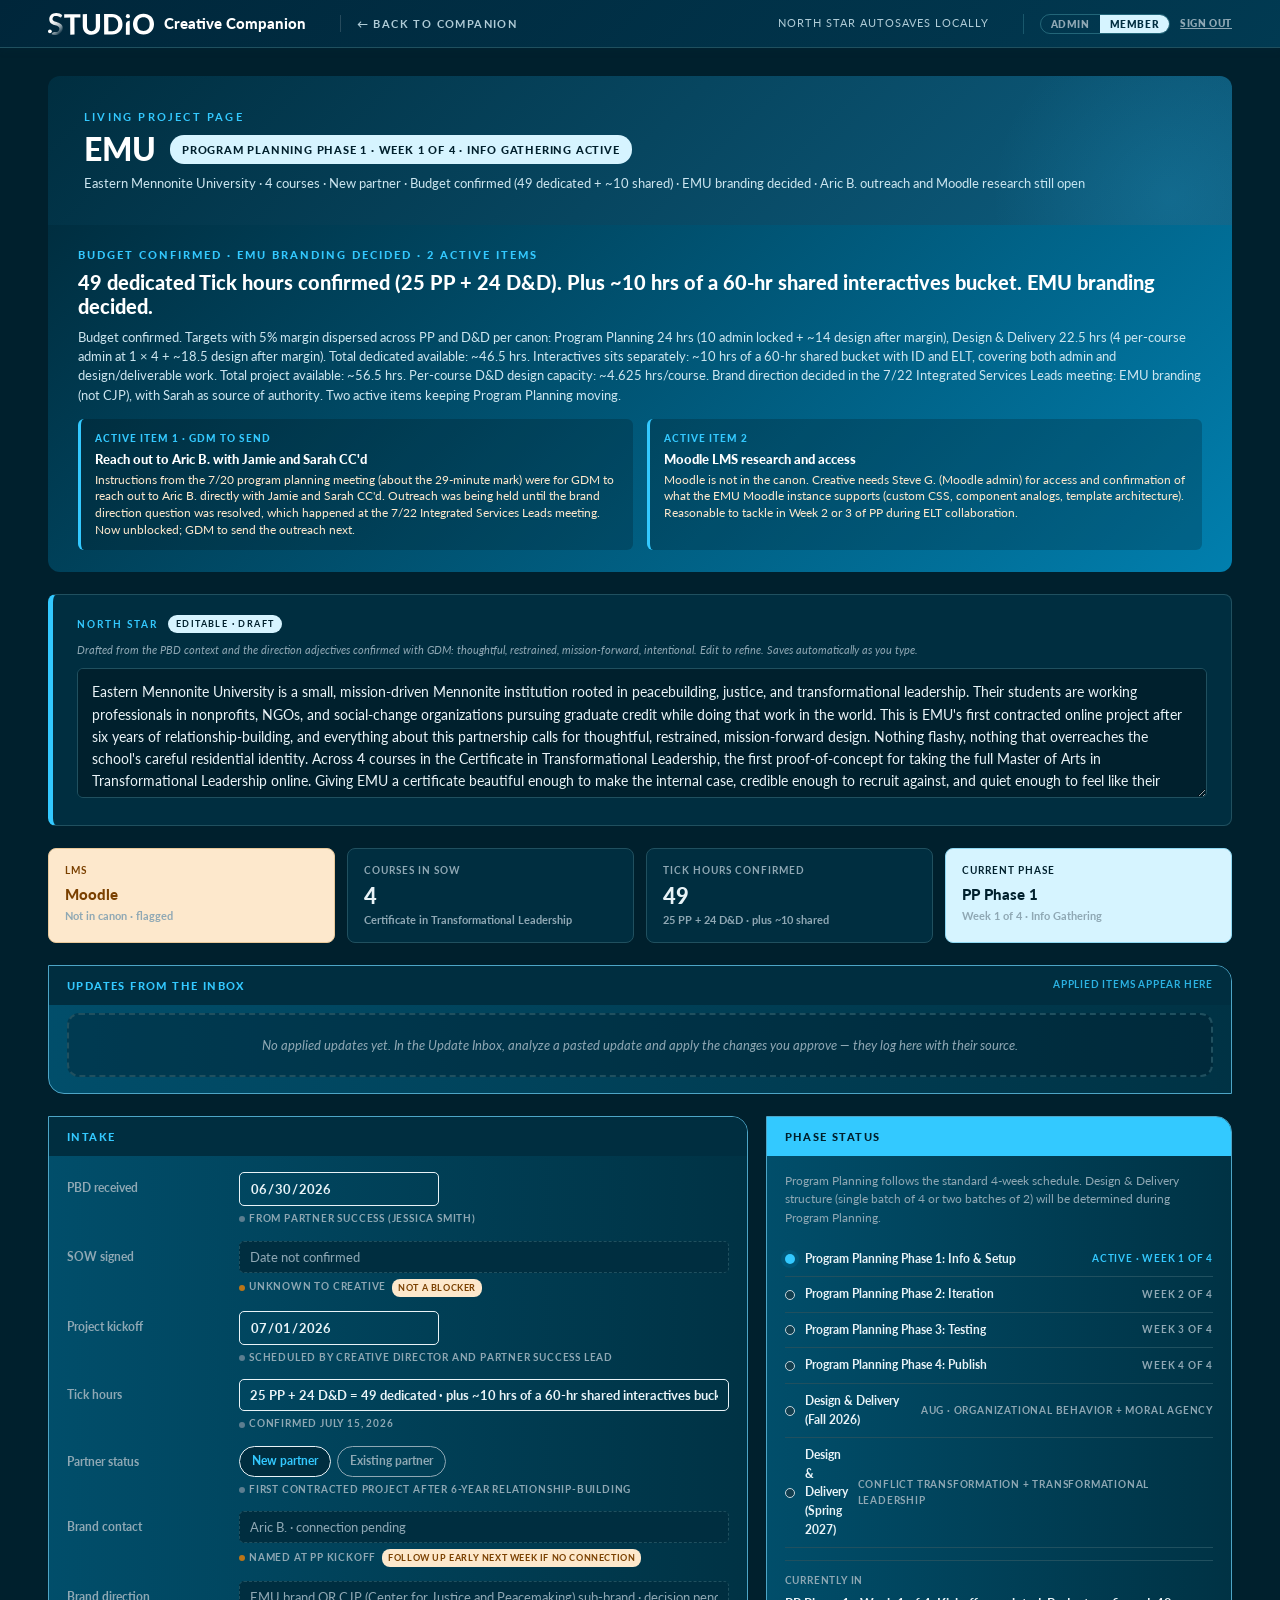
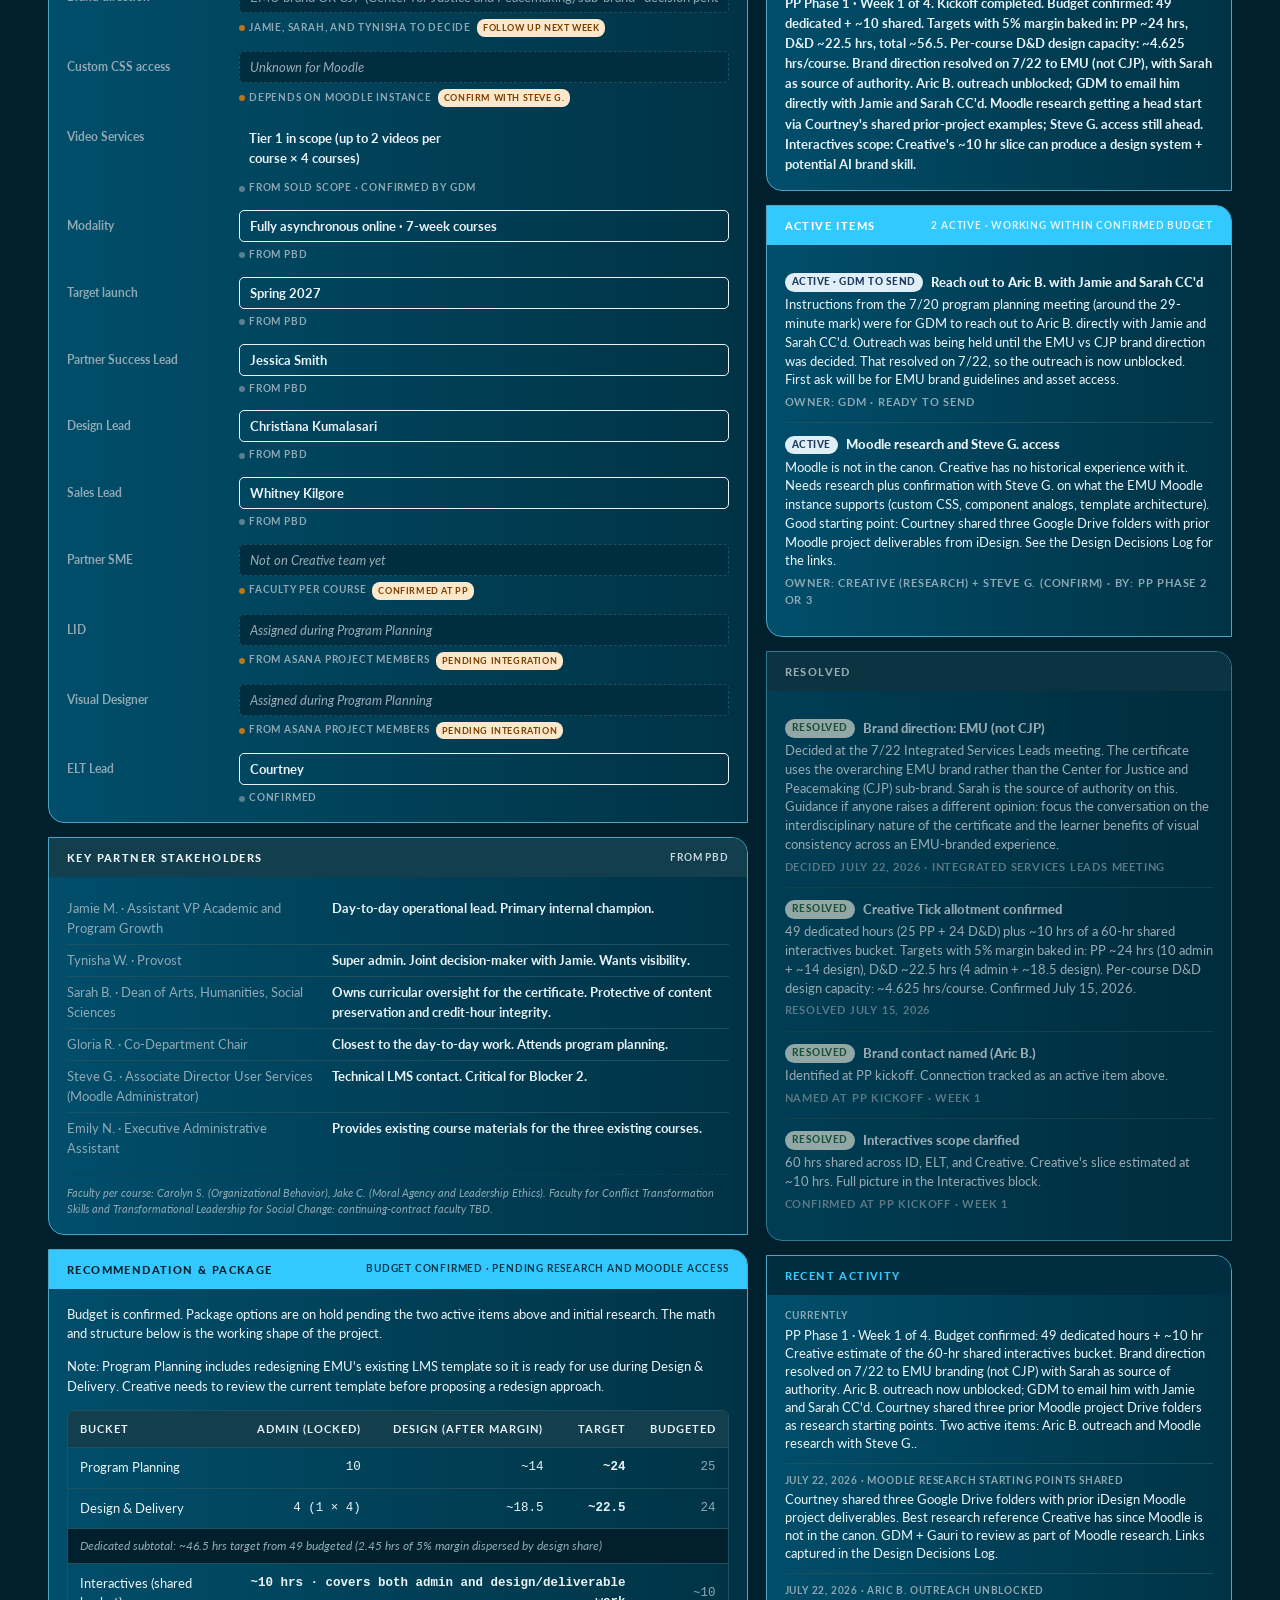
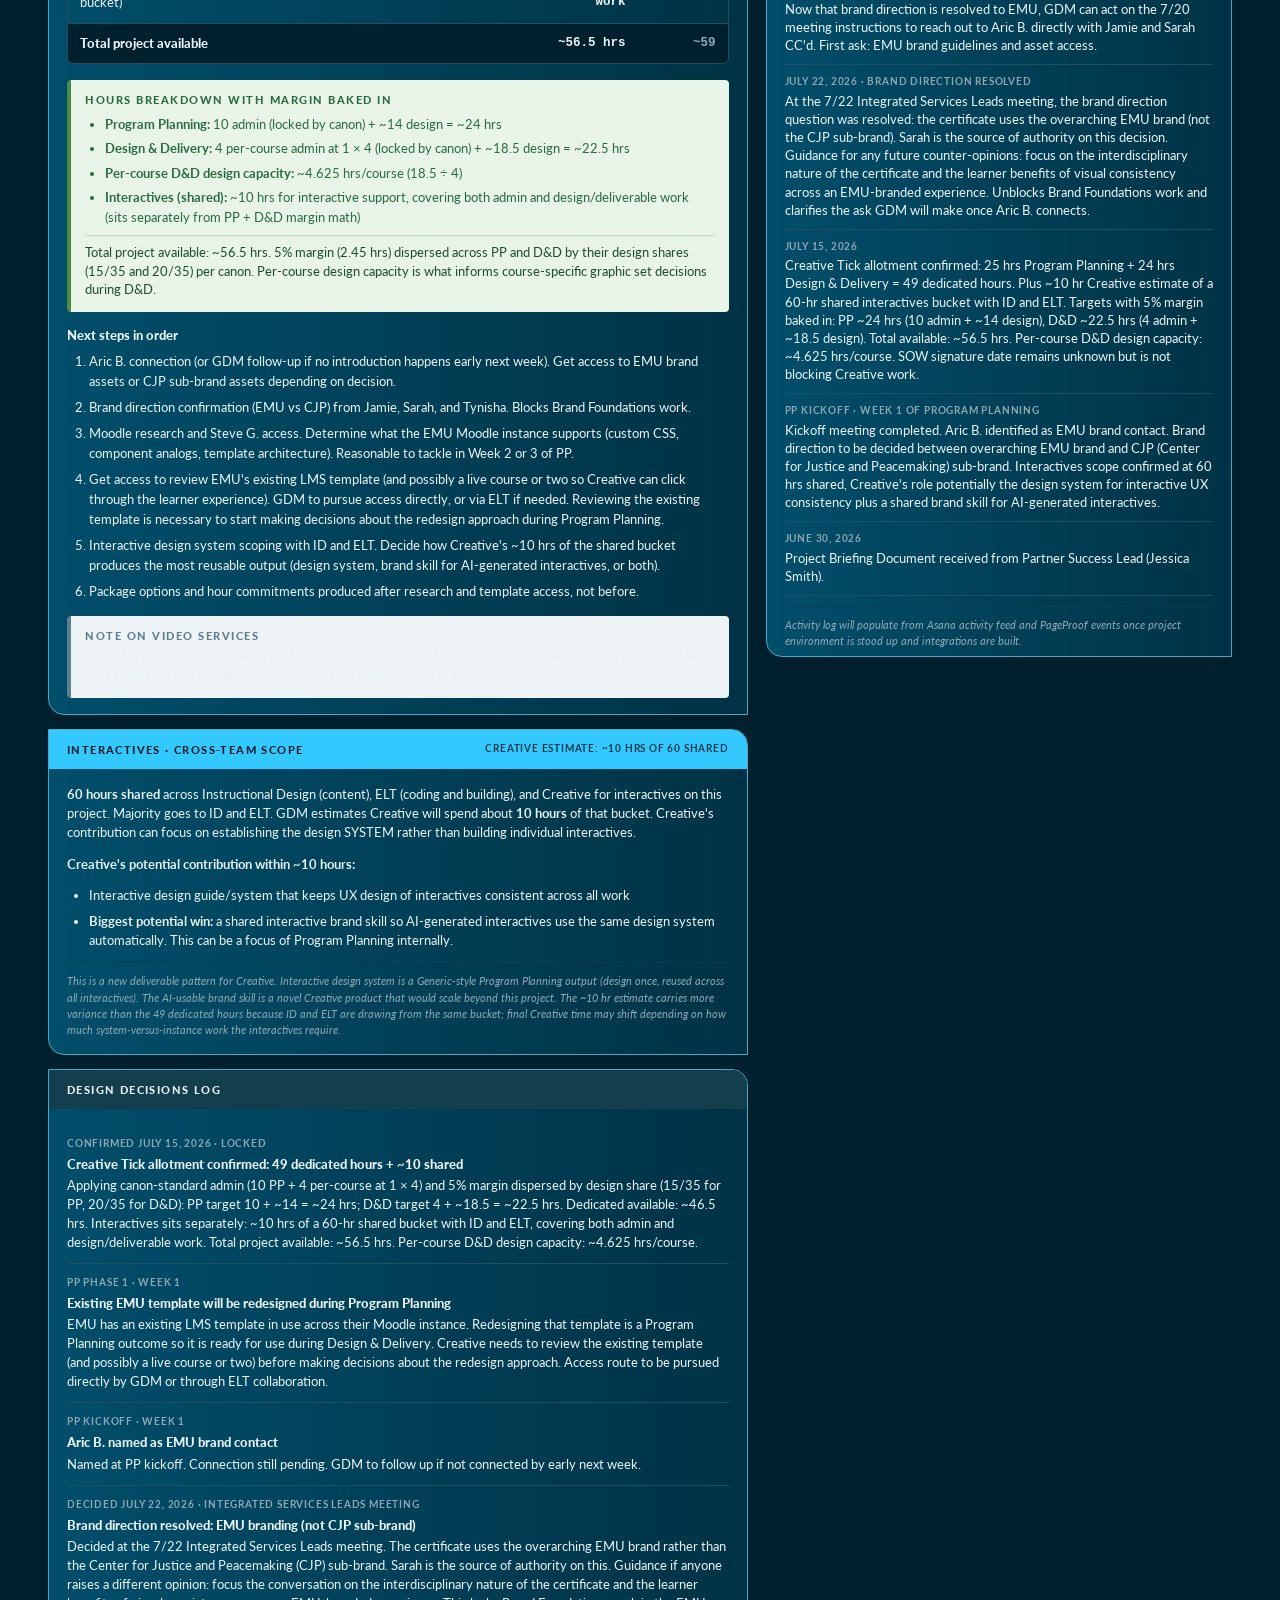
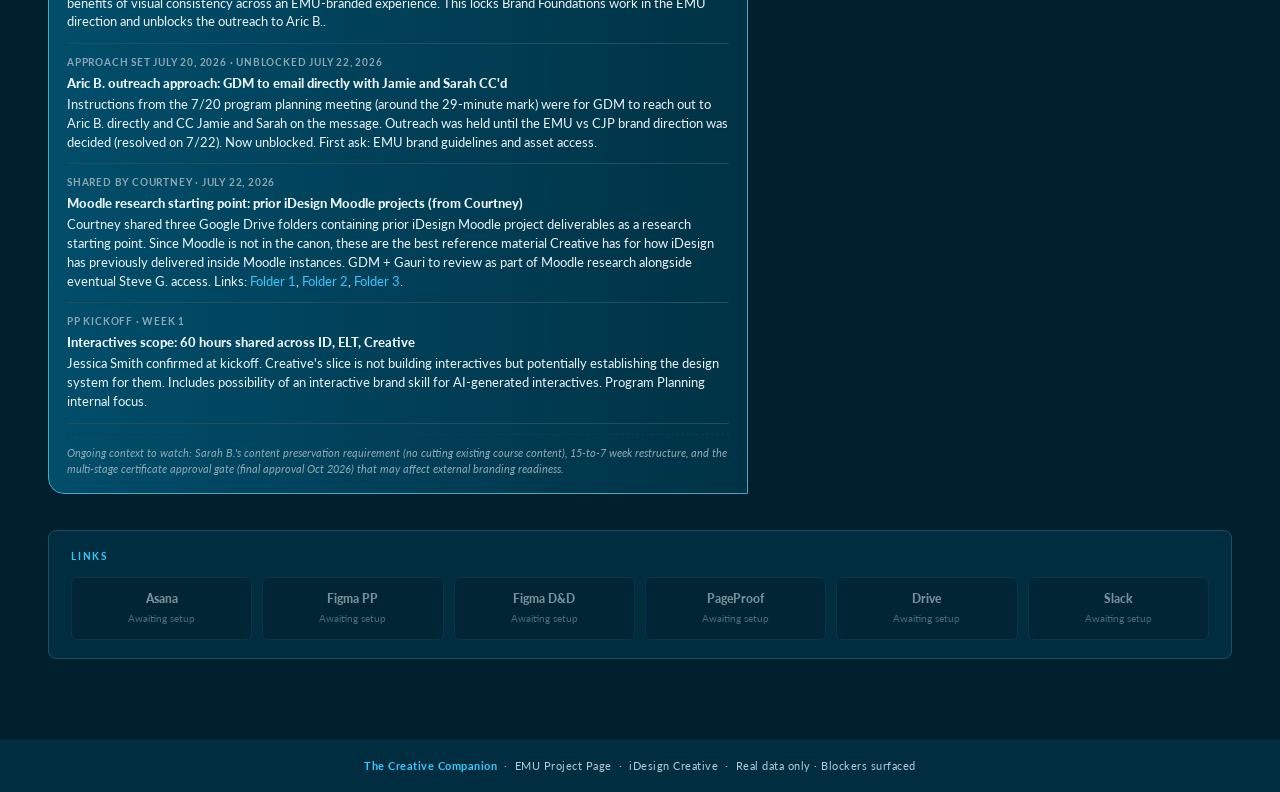
<file: Projects/EMU.html>
<!DOCTYPE html>
<html lang="en">
<head>
<meta charset="UTF-8" />
<meta name="robots" content="noindex, nofollow" />
<meta name="viewport" content="width=device-width, initial-scale=1.0" />
<title>EMU · Studio | Creative Companion</title>
<link href="https://fonts.googleapis.com/css2?family=Lato:wght@300;400;700;900&display=swap" rel="stylesheet" />
<link rel="stylesheet" href="../assets/companion.css?v=7" />
<style>
  *, *::before, *::after { box-sizing: border-box; }
  body { font-family: 'Lato', system-ui, sans-serif; color: var(--text-body); background: var(--bg-soft); margin: 0; line-height: 1.55; }
  a { color: var(--blue); text-decoration: none; }
  a:hover { text-decoration: underline; }
  h1, h2, h3, h4 { color: var(--ink); font-weight: 900; line-height: 1.2; margin: 0; }
  p { margin: 0 0 0.85em; }
  :root {
    --navy: #002E40;
    --ink: #E9F3F7;
    --sub: #B3D9E7;
    --blue: #33C9FF;
    --cyan: #5CD4FF;
    --lime: #33C9FF;
    --slate: #5C7E90;
    --field: #00293A;
    --bg-card: #002E40;
    --bg-soft: #00202D;
    --bg-soft-2: #123E4E;
    --border: #20505F;
    --text-body: #E9F3F7;
    --text-muted: #8FA8B4;
    --shadow-sm: 0 1px 3px rgba(0,10,18,0.30);
    --shadow-md: 0 2px 14px rgba(0,10,18,0.40);
    --shadow-lg: 0 4px 24px rgba(0,10,18,0.50);
    --radius: 8px;
    --radius-lg: 12px;
  }

  /* Top nav */
  .topnav { background: var(--navy); position: sticky; top: 0; z-index: 100; box-shadow: 0 2px 8px rgba(0,46,64,0.20); }
  .topnav-inner { max-width: 1240px; margin: 0 auto; padding: 12px 28px; display: flex; align-items: center; gap: 18px; flex-wrap: wrap; }
  .brand { display: flex; align-items: center; gap: 10px; text-decoration: none; }
  .brand-mark { width: 28px; height: 28px; background: var(--lime); color: var(--ink); border-radius: 6px; display: flex; align-items: center; justify-content: center; font-weight: 900; font-size: 14px; }
  .brand-wordmark { color: #fff; font-size: 15px; font-weight: 900; }
  .brand-wordmark .accent { color: var(--lime); }
  .back-link { margin-left: 16px; color: #B0CCD7; font-size: 11px; text-transform: uppercase; letter-spacing: 1.4px; font-weight: 700; padding-left: 16px; border-left: 1px solid rgba(255,255,255,0.15); }
  .back-link:hover { color: var(--lime); text-decoration: none; }
  .save-state { margin-left: auto; font-size: 10.5px; color: #B0CCD7; text-transform: uppercase; letter-spacing: 1px; }
  .save-state.saved { color: var(--lime); }

  .container { max-width: 1240px; margin: 0 auto; padding: 0 28px 80px; }

  /* Partner header */
  .partner-header { background: linear-gradient(135deg, #002E40 0%, #0E5E80 100%); color: #fff; padding: 32px 36px; margin: 28px 0 0; border-radius: 12px 12px 0 0; position: relative; overflow: hidden; }
  .partner-header::after { content: ''; position: absolute; top: -40%; right: -10%; width: 360px; height: 360px; background: radial-gradient(circle, rgba(51,201,255,0.14) 0%, transparent 70%); pointer-events: none; }
  .ph-eyebrow { font-size: 11px; font-weight: 700; text-transform: uppercase; letter-spacing: 2.2px; color: var(--lime); margin-bottom: 8px; }
  .ph-name-row { display: flex; align-items: center; gap: 14px; margin-bottom: 8px; flex-wrap: wrap; }
  .ph-name { font-size: 32px; font-weight: 900; color: #fff; line-height: 1; }
  .ph-status-pill { background: #FDE8CC; color: #7A4000; padding: 6px 12px; border-radius: 14px; font-size: 11px; font-weight: 900; text-transform: uppercase; letter-spacing: 0.8px; }
  .ph-meta { font-size: 13px; color: #CCE5EF; margin-top: 6px; }

  /* Blocker banner. The important addition */
  .blocker-banner { background: linear-gradient(135deg, #8C2222 0%, #6B1818 100%); color: #fff; padding: 22px 30px; margin-bottom: 22px; border-radius: 0 0 12px 12px; }
  .blocker-banner-label { font-size: 10.5px; font-weight: 900; text-transform: uppercase; letter-spacing: 2px; color: #FDE8CC; margin-bottom: 6px; }
  .blocker-banner-title { font-size: 20px; font-weight: 900; color: #fff; margin-bottom: 10px; line-height: 1.2; }
  .blocker-banner-list { display: grid; grid-template-columns: 1fr 1fr 1fr; gap: 14px; margin-top: 14px; }
  .blocker-banner-item { background: rgba(0,0,0,0.20); padding: 12px 14px; border-radius: 6px; border-left: 3px solid #FDE8CC; }
  .blocker-banner-item .bb-num { font-size: 10px; color: #FDE8CC; text-transform: uppercase; letter-spacing: 1px; font-weight: 900; margin-bottom: 4px; }
  .blocker-banner-item .bb-title { font-size: 13px; color: #fff; font-weight: 900; margin-bottom: 4px; line-height: 1.3; }
  .blocker-banner-item .bb-detail { font-size: 11.5px; color: #FDE8CC; line-height: 1.45; }

  /* North Star */
  .north-star-card { background: var(--bg-card); border: 1px solid var(--border); border-left: 5px solid var(--lime); border-radius: 8px; padding: 20px 24px; margin-bottom: 22px; }
  .ns-label-row { display: flex; align-items: center; margin-bottom: 8px; gap: 10px; }
  .ns-label { font-size: 10px; font-weight: 700; color: var(--blue); text-transform: uppercase; letter-spacing: 2px; }
  .ns-editable-tag { font-size: 9px; font-weight: 700; color: #2A6B40; background: #E0F2E8; text-transform: uppercase; letter-spacing: 1.4px; padding: 2px 8px; border-radius: 10px; }
  .ns-help { font-size: 11px; color: var(--text-muted); margin-bottom: 10px; font-style: italic; }
  .ns-input { width: 100%; min-height: 130px; padding: 12px 14px; border: 1px solid var(--border); border-radius: 6px; font-family: inherit; font-size: 13.5px; line-height: 1.65; color: var(--text-body); resize: vertical; background: var(--bg-soft); }
  .ns-input:focus { outline: none; border-color: var(--blue); background: var(--field); box-shadow: 0 0 0 3px rgba(1,127,174,0.10); }

  /* Quick Facts */
  .stats-row { display: grid; grid-template-columns: repeat(4, 1fr); gap: 12px; margin-bottom: 22px; }
  .stat-card { background: var(--bg-card); border: 1px solid var(--border); border-radius: 8px; padding: 14px 16px; }
  .stat-card.highlight { background: var(--lime); border-color: #4DA5C6; }
  .stat-card.warn { background: var(--warn-bg); border: 1px solid #E8B8B8; }
  .stat-card.warn .stat-label { color: var(--warn); }
  .stat-card.warn .stat-value { color: var(--warn); }
  .stat-card.flag { background: #FDE8CC; border: 1px solid #E8C89A; }
  .stat-card.flag .stat-label { color: #7A4000; }
  .stat-card.flag .stat-value { color: #7A4000; }
  .stat-card.highlight .stat-label, .stat-card.highlight .stat-value { color: var(--ink); }
  .stat-label { font-size: 10px; color: var(--text-muted); text-transform: uppercase; letter-spacing: 1px; font-weight: 700; margin-bottom: 6px; display: block; }
  .stat-value { font-size: 22px; font-weight: 900; color: var(--ink); line-height: 1; }
  .stat-value.small { font-size: 15px; line-height: 1.2; }
  .stat-sub { font-size: 11px; color: var(--text-muted); font-weight: 700; margin-top: 4px; }

  /* Main grid */
  .main-grid { display: grid; grid-template-columns: 1.5fr 1fr; gap: 18px; margin-bottom: 22px; }
  .block { background: var(--bg-card); border: 1px solid var(--border); border-radius: 8px; margin-bottom: 14px; overflow: hidden; }
  .block-header { padding: 11px 18px; color: #fff; font-size: 11px; font-weight: 900; text-transform: uppercase; letter-spacing: 1.4px; display: flex; align-items: center; gap: 10px; }
  .block-header .meta { margin-left: auto; font-size: 10px; font-weight: 700; letter-spacing: 0.8px; opacity: 0.85; }
  .block-body { padding: 16px 18px; }
  .block-h-navy { background: var(--navy); color: var(--lime); }
  .block-h-blue { background: var(--blue); color: #00202D; }
  .block-h-slate { background: #123E4E; color: #E9F3F7; }
  .block-h-red { background: #7D570A; color: #FFF7E8; }

  /* Form fields */
  .form-grid { display: grid; grid-template-columns: 1fr; gap: 14px; }
  .field { display: grid; grid-template-columns: 160px 1fr; gap: 12px; align-items: start; }
  .field-label { font-size: 12px; color: var(--text-muted); padding-top: 7px; font-weight: 700; }
  .field-control { display: flex; flex-direction: column; gap: 4px; }

  input[type="text"], input[type="date"], input[type="number"], select, textarea {
    font-family: inherit; font-size: 13px; color: var(--text-body); background: var(--field);
    border: 1px solid var(--border); border-radius: 5px; padding: 7px 10px; width: 100%;
  }
  input::placeholder, textarea::placeholder { color: #98AAB3; font-style: italic; }
  input[type="date"] { max-width: 200px; }
  input[type="number"] { max-width: 140px; }

  .field.locked input[readonly], .field.locked textarea[readonly] {
    background: var(--bg-locked); color: var(--ink); border-color: var(--border-locked); cursor: default; font-weight: 700;
  }
  .field.locked input[readonly]:focus, .field.locked textarea[readonly]:focus { outline: none; box-shadow: none; }
  .field.locked .select-locked {
    background: var(--bg-locked); color: var(--ink); border: 1px solid var(--border-locked);
    border-radius: 5px; padding: 7px 28px 7px 10px; font-size: 13px; font-weight: 700; max-width: 240px; position: relative;
  }
  .field.pending input, .field.pending textarea {
    background: var(--bg-card); border-color: var(--border); border-style: dashed; color: var(--text-muted);
  }
  .field.pending input:focus, .field.pending textarea:focus { outline: none; }
  .field.blocker input[readonly], .field.blocker textarea[readonly] {
    background: var(--warn-bg); color: var(--warn); border: 1px solid #E8B8B8; cursor: default; font-weight: 700;
  }

  /* Radio pills */
  .radio-group { display: flex; gap: 6px; flex-wrap: wrap; }
  .radio-pill { position: relative; display: inline-flex; align-items: center; }
  .radio-pill input[type="radio"] { position: absolute; opacity: 0; width: 0; height: 0; }
  .radio-pill label { display: inline-block; padding: 5px 12px; border: 1px solid var(--border); border-radius: 18px; background: var(--field); cursor: pointer; font-size: 12px; font-weight: 700; color: var(--text-muted); }
  .field.locked .radio-pill input[type="radio"]:disabled + label { background: var(--bg-locked); color: var(--text-muted); border-color: var(--border-locked); cursor: default; opacity: 1; }
  .field.locked .radio-pill input[type="radio"]:disabled:checked + label { background: var(--navy); color: var(--lime); border-color: var(--ink); cursor: default; opacity: 1; }

  /* Source pills */
  .field-source { display: flex; align-items: center; gap: 6px; margin-top: 2px; flex-wrap: wrap; }
  .source-pill { display: inline-flex; align-items: center; gap: 4px; font-size: 9.5px; color: var(--text-muted); text-transform: uppercase; letter-spacing: 0.8px; font-weight: 700; }
  .source-pill .dot { width: 6px; height: 6px; border-radius: 50%; }
  .source-pill.locked .dot { background: var(--slate); }
  .source-pill.pending .dot { background: #BA7517; }
  .source-pill.blocker .dot { background: var(--warn); }
  .pending-badge { font-size: 9px; font-weight: 700; padding: 2px 6px; border-radius: 8px; background: #FDE8CC; color: #7A4000; text-transform: uppercase; letter-spacing: 0.6px; }
  .blocker-badge { font-size: 9px; font-weight: 700; padding: 2px 6px; border-radius: 8px; background: var(--warn-bg); color: var(--warn); text-transform: uppercase; letter-spacing: 0.6px; }

  .pill { display: inline-block; padding: 2px 7px; border-radius: 10px; font-size: 9.5px; font-weight: 900; text-transform: uppercase; letter-spacing: 0.5px; }
  .pill-warn { background: var(--warn-bg); color: var(--warn); }
  .pill-info { background: #DDE7F2; color: #1E3A5C; }
  .pill-lime { background: var(--lime); color: var(--ink); }
  .pill-amber { background: #FDE8CC; color: #7A4000; }

  /* Recommendation block */
  .reco-blocked { padding: 22px; text-align: center; background: var(--warn-bg); border: 1px dashed #E8B8B8; border-radius: 6px; }
  .reco-blocked h4 { color: var(--warn); font-size: 15px; margin-bottom: 8px; }
  .reco-blocked p { color: var(--warn); font-size: 12.5px; line-height: 1.55; margin: 0; }
  .reco-section-title { font-size: 11px; font-weight: 900; color: var(--blue); text-transform: uppercase; letter-spacing: 1.6px; margin: 18px 0 8px; padding-bottom: 6px; border-bottom: 1px solid var(--border); }
  .reco-section-title:first-child { margin-top: 0; }

  /* Decisions (empty state + entry styling matched to activity items) */
  .empty-state { padding: 22px 16px; text-align: center; color: var(--text-muted); font-style: italic; font-size: 12.5px; line-height: 1.5; }
  .decision { display: flex; flex-direction: column; padding: 11px 0; border-bottom: 1px solid var(--border); }
  .decision:last-of-type { border-bottom: none; }
  .decision .meta { order: 1; font-size: 10px; color: var(--text-muted); text-transform: uppercase; letter-spacing: 0.8px; font-weight: 700; margin-bottom: 4px; }
  .decision .title { order: 2; font-size: 13px; font-weight: 900; color: var(--ink); margin-bottom: 4px; line-height: 1.35; }
  .decision .rationale { order: 3; font-size: 12.5px; color: var(--text-body); line-height: 1.5; }

  /* Cycle tracker */
  .cycle-row { display: flex; align-items: center; gap: 10px; padding: 8px 0; border-bottom: 1px solid var(--border); font-size: 12px; }
  .cycle-row:last-child { border-bottom: none; }
  .cycle-dot { width: 10px; height: 10px; border-radius: 50%; flex-shrink: 0; }
  .cycle-dot.done { background: var(--lime); }
  .cycle-dot.active { background: var(--blue); box-shadow: 0 0 0 4px rgba(1,127,174,0.2); }
  .cycle-dot.pending { background: var(--bg-soft-2); border: 1px solid #C5D5DC; }
  .cycle-dot.next { background: #FDE8CC; border: 1px solid #E8C89A; }
  .cycle-label { flex: 1; color: var(--text-body); font-weight: 700; }
  .cycle-status { font-size: 10px; color: var(--text-muted); text-transform: uppercase; letter-spacing: 0.8px; font-weight: 700; }

  /* Blockers detailed */
  .blocker-item { padding: 12px 0; border-bottom: 1px solid var(--border); font-size: 12.5px; }
  .blocker-item:last-child { border-bottom: none; }
  .blocker-item .bi-title { color: var(--warn); font-weight: 900; margin-bottom: 4px; display: flex; align-items: center; gap: 8px; }
  .blocker-item .bi-body { color: var(--text-body); line-height: 1.5; margin-bottom: 4px; }
  .blocker-item .bi-owner { font-size: 10.5px; color: var(--text-muted); text-transform: uppercase; letter-spacing: 0.8px; font-weight: 700; }

  /* Activity */
  .activity-item { padding: 9px 0; border-bottom: 1px solid var(--border); }
  .activity-item:last-child { border-bottom: none; }
  .activity-date { font-size: 10px; color: var(--text-muted); text-transform: uppercase; letter-spacing: 0.8px; font-weight: 700; margin-bottom: 3px; }
  .activity-text { font-size: 12.5px; color: var(--text-body); line-height: 1.45; }
  .integration-note { font-size: 10.5px; color: var(--text-muted); margin-top: 10px; padding-top: 10px; border-top: 1px dashed var(--bg-soft-2); font-style: italic; }

  /* Stakeholder table */
  .stakeholder-table { width: 100%; font-size: 12.5px; border-collapse: collapse; }
  .stakeholder-table td { padding: 6px 0; vertical-align: top; }
  .stakeholder-table td:first-child { color: var(--text-muted); width: 40%; padding-right: 10px; }
  .stakeholder-table td:last-child { color: var(--text-body); font-weight: 700; }
  .stakeholder-table tr + tr td { border-top: 1px solid var(--border); }

  /* Links band */
  .links-band { background: var(--bg-card); border: 1px solid var(--border); border-radius: 8px; padding: 18px 22px; }
  .links-label { font-size: 10px; font-weight: 700; color: var(--blue); text-transform: uppercase; letter-spacing: 1.8px; margin-bottom: 12px; }
  .links-grid { display: grid; grid-template-columns: repeat(6, 1fr); gap: 10px; }
  .link-card { background: var(--bg-soft); border: 1px solid var(--bg-soft-2); padding: 12px; border-radius: 6px; text-align: center; color: var(--ink); text-decoration: none; }
  .link-card.pending { opacity: 0.5; cursor: default; }
  .link-name { font-size: 12px; font-weight: 900; margin-bottom: 3px; }
  .link-sub { font-size: 10px; color: var(--text-muted); }

  .footer { background: var(--navy); color: #B0CCD7; text-align: center; padding: 18px; font-size: 11px; letter-spacing: 0.5px; }
  .footer strong { color: var(--lime); }

  @media (max-width: 980px) {
    .stats-row { grid-template-columns: 1fr 1fr; }
    .main-grid { grid-template-columns: 1fr; }
    .links-grid { grid-template-columns: repeat(3, 1fr); }
    .blocker-banner-list { grid-template-columns: 1fr; }
    .ph-name { font-size: 24px; }
    .partner-header { padding: 22px; }
    .field { grid-template-columns: 1fr; gap: 4px; }
    .field-label { padding-top: 0; }
  }

  /* ===== Dark Studio restyle ===== */
  .studio-logo{height:22px;width:auto;display:block}
  body{background:var(--bg-soft);color:var(--text-body)}
  h1,h2,h3,h4{color:var(--ink)}
  a{color:var(--blue)}
  .topnav,.masthead,header.site{background:linear-gradient(135deg,#00263A,#013A52);border-bottom:1px solid var(--border)}
  .card,.block,.panel{background:linear-gradient(90deg,rgba(1,80,110,.95) 0%,rgba(0,51,70,.95) 100%);border:1px solid #4DA5C6;border-radius:0 16px 0 16px}
  input,select,textarea{background:var(--field);color:var(--text-body);border-color:var(--border)}
  .tag-lime{color:#002E40}
  /* contrast fix — navy ink on cerulean/lime/cyan fills (Studio rule) */
  .tag-blue,.tag-cyan,.tag-lime,.pill-lime,.sc-icon-2,.sc-icon-3,.phase-num,.faq-tier-num,.nav-tab.active{color:#00202D !important}
  /* lime-fill contrast (per-page variants) */
  .ph-status-pill,.stat-card.highlight,.stat-card.highlight .stat-label,.stat-card.highlight .stat-value,.pill-lime,.brand-mark{color:#00202D !important}
  .ns-editable-tag{color:#00202D !important;background:#D6F4FF !important}
  /* family match: soft cerulean-20 fills, no bright lime */
  .tag-lime,.ph-status-pill,.stat-card.highlight,.pill-lime,.faq-tier-num,.pill-applied{background:#D6F4FF !important;color:#00202D !important;border-color:#8FD8F2 !important}
  .stat-card.highlight .stat-label,.stat-card.highlight .stat-value{color:#00202D !important}
</style>
</head>
<body data-cc-partner="EMU" data-cc-root="../">

<nav class="topnav" aria-label="Top navigation">
  <div class="topnav-inner">
    <a href="../index.html" class="brand">
      <img class="studio-logo" src="../Studio-logo-white.svg" alt="iDesign Studio">
      <span class="brand-wordmark">Creative Companion</span>
    </a>
    <a href="../index.html" class="back-link">&larr; Back to Companion</a>
    <span class="save-state" id="save-status">North Star autosaves locally</span>
  </div>
</nav>

<div class="container">

  <header class="partner-header">
    <div class="ph-eyebrow">Living Project Page</div>
    <div class="ph-name-row">
      <span class="ph-name">EMU</span>
      <span class="ph-status-pill">Program Planning Phase 1 · Week 1 of 4 · Info Gathering active</span>
    </div>
    <div class="ph-meta">Eastern Mennonite University · 4 courses · New partner · Budget confirmed (49 dedicated + ~10 shared) · EMU branding decided · Aric B. outreach and Moodle research still open</div>
  </header>

  <div class="blocker-banner" style="background: linear-gradient(135deg, #002E40 0%, #017FAE 100%);">
    <div class="blocker-banner-label" style="color: #33C9FF;">Budget confirmed · EMU branding decided · 2 active items</div>
    <div class="blocker-banner-title">49 dedicated Tick hours confirmed (25 PP + 24 D&amp;D). Plus ~10 hrs of a 60-hr shared interactives bucket. EMU branding decided.</div>
    <div style="font-size: 12.5px; color: #CCE5EF; line-height: 1.55;">Budget confirmed. Targets with 5% margin dispersed across PP and D&amp;D per canon: Program Planning 24 hrs (10 admin locked + ~14 design after margin), Design &amp; Delivery 22.5 hrs (4 per-course admin at 1 × 4 + ~18.5 design after margin). Total dedicated available: ~46.5 hrs. Interactives sits separately: ~10 hrs of a 60-hr shared bucket with ID and ELT, covering both admin and design/deliverable work. Total project available: ~56.5 hrs. Per-course D&amp;D design capacity: ~4.625 hrs/course. Brand direction decided in the 7/22 Integrated Services Leads meeting: EMU branding (not CJP), with Sarah as source of authority. Two active items keeping Program Planning moving.</div>
    <div class="blocker-banner-list" style="grid-template-columns: 1fr 1fr;">
      <div class="blocker-banner-item" style="border-left-color: #33C9FF;">
        <div class="bb-num" style="color: #33C9FF;">Active item 1 · GDM to send</div>
        <div class="bb-title">Reach out to Aric B. with Jamie and Sarah CC'd</div>
        <div class="bb-detail">Instructions from the 7/20 program planning meeting (about the 29-minute mark) were for GDM to reach out to Aric B. directly with Jamie and Sarah CC'd. Outreach was being held until the brand direction question was resolved, which happened at the 7/22 Integrated Services Leads meeting. Now unblocked; GDM to send the outreach next.</div>
      </div>
      <div class="blocker-banner-item" style="border-left-color: #33C9FF;">
        <div class="bb-num" style="color: #33C9FF;">Active item 2</div>
        <div class="bb-title">Moodle LMS research and access</div>
        <div class="bb-detail">Moodle is not in the canon. Creative needs Steve G. (Moodle admin) for access and confirmation of what the EMU Moodle instance supports (custom CSS, component analogs, template architecture). Reasonable to tackle in Week 2 or 3 of PP during ELT collaboration.</div>
      </div>
    </div>
  </div>

  <div class="north-star-card">
    <div class="ns-label-row">
      <span class="ns-label">North Star</span>
      <span class="ns-editable-tag">Editable · Draft</span>
    </div>
    <div class="ns-help">Drafted from the PBD context and the direction adjectives confirmed with GDM: thoughtful, restrained, mission-forward, intentional. Edit to refine. Saves automatically as you type.</div>
    <textarea class="ns-input" id="north-star">Eastern Mennonite University is a small, mission-driven Mennonite institution rooted in peacebuilding, justice, and transformational leadership. Their students are working professionals in nonprofits, NGOs, and social-change organizations pursuing graduate credit while doing that work in the world. This is EMU's first contracted online project after six years of relationship-building, and everything about this partnership calls for thoughtful, restrained, mission-forward design. Nothing flashy, nothing that overreaches the school's careful residential identity. Across 4 courses in the Certificate in Transformational Leadership, the first proof-of-concept for taking the full Master of Arts in Transformational Leadership online. Giving EMU a certificate beautiful enough to make the internal case, credible enough to recruit against, and quiet enough to feel like their own.</textarea>
  </div>

  <div class="stats-row">
    <div class="stat-card flag">
      <div class="stat-label">LMS</div>
      <div class="stat-value small">Moodle</div>
      <div class="stat-sub">Not in canon · flagged</div>
    </div>
    <div class="stat-card">
      <div class="stat-label">Courses in SOW</div>
      <div class="stat-value">4</div>
      <div class="stat-sub">Certificate in Transformational Leadership</div>
    </div>
    <div class="stat-card">
      <div class="stat-label">Tick hours confirmed</div>
      <div class="stat-value">49</div>
      <div class="stat-sub">25 PP + 24 D&amp;D · plus ~10 shared</div>
    </div>
    <div class="stat-card highlight">
      <div class="stat-label">Current phase</div>
      <div class="stat-value small">PP Phase 1</div>
      <div class="stat-sub">Week 1 of 4 · Info Gathering</div>
    </div>
  </div>

  <div class="block" style="margin-bottom:22px">
  <div class="block-header block-h-navy">Updates from the Inbox <span class="meta">Applied items appear here</span></div>
  <div class="block-body" style="padding-top:8px"><div id="cc-partner-feed"></div></div>
</div>
<div class="main-grid">

    <div>

      <div class="block">
        <div class="block-header block-h-navy">Intake</div>
        <div class="block-body">
          <div class="form-grid">

            <div class="field locked">
              <label class="field-label">PBD received</label>
              <div class="field-control">
                <input type="date" value="2026-06-30" readonly />
                <div class="field-source"><span class="source-pill locked"><span class="dot"></span>From Partner Success (Jessica Smith)</span></div>
              </div>
            </div>

            <div class="field pending">
              <label class="field-label">SOW signed</label>
              <div class="field-control">
                <input type="text" value="Date not confirmed" readonly />
                <div class="field-source"><span class="source-pill pending"><span class="dot"></span>Unknown to Creative</span> <span class="pending-badge">Not a blocker</span></div>
              </div>
            </div>

            <div class="field locked">
              <label class="field-label">Project kickoff</label>
              <div class="field-control">
                <input type="date" value="2026-07-01" readonly />
                <div class="field-source"><span class="source-pill locked"><span class="dot"></span>Scheduled by Creative Director and Partner Success Lead</span></div>
              </div>
            </div>

            <div class="field locked">
              <label class="field-label">Tick hours</label>
              <div class="field-control">
                <input type="text" value="25 PP + 24 D&amp;D = 49 dedicated · plus ~10 hrs of a 60-hr shared interactives bucket" readonly />
                <div class="field-source"><span class="source-pill locked"><span class="dot"></span>Confirmed July 15, 2026</span></div>
              </div>
            </div>

            <div class="field locked">
              <label class="field-label">Partner status</label>
              <div class="field-control">
                <div class="radio-group">
                  <span class="radio-pill"><input type="radio" name="ps" disabled checked /><label>New partner</label></span>
                  <span class="radio-pill"><input type="radio" name="ps" disabled /><label>Existing partner</label></span>
                </div>
                <div class="field-source"><span class="source-pill locked"><span class="dot"></span>First contracted project after 6-year relationship-building</span></div>
              </div>
            </div>

            <div class="field pending">
              <label class="field-label">Brand contact</label>
              <div class="field-control">
                <input type="text" value="Aric B. · connection pending" readonly />
                <div class="field-source"><span class="source-pill pending"><span class="dot"></span>Named at PP kickoff</span> <span class="pending-badge">Follow up early next week if no connection</span></div>
              </div>
            </div>

            <div class="field pending">
              <label class="field-label">Brand direction</label>
              <div class="field-control">
                <input type="text" value="EMU brand OR CJP (Center for Justice and Peacemaking) sub-brand · decision pending" readonly />
                <div class="field-source"><span class="source-pill pending"><span class="dot"></span>Jamie, Sarah, and Tynisha to decide</span> <span class="pending-badge">Follow up next week</span></div>
              </div>
            </div>

            <div class="field pending">
              <label class="field-label">Custom CSS access</label>
              <div class="field-control">
                <input type="text" placeholder="Unknown for Moodle" />
                <div class="field-source"><span class="source-pill pending"><span class="dot"></span>Depends on Moodle instance</span> <span class="pending-badge">Confirm with Steve G.</span></div>
              </div>
            </div>

            <div class="field locked">
              <label class="field-label">Video Services</label>
              <div class="field-control">
                <div class="select-locked">Tier 1 in scope (up to 2 videos per course × 4 courses)</div>
                <div class="field-source"><span class="source-pill locked"><span class="dot"></span>From sold scope · confirmed by GDM</span></div>
              </div>
            </div>

            <div class="field locked">
              <label class="field-label">Modality</label>
              <div class="field-control">
                <input type="text" value="Fully asynchronous online · 7-week courses" readonly />
                <div class="field-source"><span class="source-pill locked"><span class="dot"></span>From PBD</span></div>
              </div>
            </div>

            <div class="field locked">
              <label class="field-label">Target launch</label>
              <div class="field-control">
                <input type="text" value="Spring 2027" readonly />
                <div class="field-source"><span class="source-pill locked"><span class="dot"></span>From PBD</span></div>
              </div>
            </div>

            <div class="field locked">
              <label class="field-label">Partner Success Lead</label>
              <div class="field-control">
                <input type="text" value="Jessica Smith" readonly />
                <div class="field-source"><span class="source-pill locked"><span class="dot"></span>From PBD</span></div>
              </div>
            </div>

            <div class="field locked">
              <label class="field-label">Design Lead</label>
              <div class="field-control">
                <input type="text" value="Christiana Kumalasari" readonly />
                <div class="field-source"><span class="source-pill locked"><span class="dot"></span>From PBD</span></div>
              </div>
            </div>

            <div class="field locked">
              <label class="field-label">Sales Lead</label>
              <div class="field-control">
                <input type="text" value="Whitney Kilgore" readonly />
                <div class="field-source"><span class="source-pill locked"><span class="dot"></span>From PBD</span></div>
              </div>
            </div>

            <div class="field pending">
              <label class="field-label">Partner SME</label>
              <div class="field-control">
                <input type="text" placeholder="Not on Creative team yet" />
                <div class="field-source"><span class="source-pill pending"><span class="dot"></span>Faculty per course</span> <span class="pending-badge">Confirmed at PP</span></div>
              </div>
            </div>

            <div class="field pending">
              <label class="field-label">LID</label>
              <div class="field-control">
                <input type="text" placeholder="Assigned during Program Planning" />
                <div class="field-source"><span class="source-pill pending"><span class="dot"></span>From Asana project members</span> <span class="pending-badge">Pending integration</span></div>
              </div>
            </div>

            <div class="field pending">
              <label class="field-label">Visual Designer</label>
              <div class="field-control">
                <input type="text" placeholder="Assigned during Program Planning" />
                <div class="field-source"><span class="source-pill pending"><span class="dot"></span>From Asana project members</span> <span class="pending-badge">Pending integration</span></div>
              </div>
            </div>

            <div class="field locked">
              <label class="field-label">ELT Lead</label>
              <div class="field-control">
                <input type="text" value="Courtney" readonly />
                <div class="field-source"><span class="source-pill locked"><span class="dot"></span>Confirmed</span></div>
              </div>
            </div>

          </div>
        </div>
      </div>

      <div class="block">
        <div class="block-header block-h-slate">Key Partner Stakeholders <span class="meta">From PBD</span></div>
        <div class="block-body">
          <table class="stakeholder-table">
            <tr><td>Jamie M. · Assistant VP Academic and Program Growth</td><td>Day-to-day operational lead. Primary internal champion.</td></tr>
            <tr><td>Tynisha W. · Provost</td><td>Super admin. Joint decision-maker with Jamie. Wants visibility.</td></tr>
            <tr><td>Sarah B. · Dean of Arts, Humanities, Social Sciences</td><td>Owns curricular oversight for the certificate. Protective of content preservation and credit-hour integrity.</td></tr>
            <tr><td>Gloria R. · Co-Department Chair</td><td>Closest to the day-to-day work. Attends program planning.</td></tr>
            <tr><td>Steve G. · Associate Director User Services (Moodle Administrator)</td><td>Technical LMS contact. Critical for Blocker 2.</td></tr>
            <tr><td>Emily N. · Executive Administrative Assistant</td><td>Provides existing course materials for the three existing courses.</td></tr>
          </table>
          <div class="integration-note">Faculty per course: Carolyn S. (Organizational Behavior), Jake C. (Moral Agency and Leadership Ethics). Faculty for Conflict Transformation Skills and Transformational Leadership for Social Change: continuing-contract faculty TBD.</div>
        </div>
      </div>

      <div class="block">
        <div class="block-header block-h-blue">Recommendation &amp; Package <span class="meta">Budget confirmed · pending research and Moodle access</span></div>
        <div class="block-body">
          <p style="font-size: 12.5px; color: var(--text-body); line-height: 1.55; margin: 0 0 14px;">Budget is confirmed. Package options are on hold pending the two active items above and initial research. The math and structure below is the working shape of the project.</p>
          <p style="font-size: 12.5px; color: var(--text-body); line-height: 1.55; margin: 0 0 14px;">Note: Program Planning includes redesigning EMU's existing LMS template so it is ready for use during Design &amp; Delivery. Creative needs to review the current template before proposing a redesign approach.</p>

          <div style="border: 1px solid var(--border); border-radius: 6px; overflow: hidden; margin-bottom: 16px;">
            <table style="width: 100%; border-collapse: collapse; font-size: 12.5px;">
              <thead>
                <tr style="background: var(--bg-soft-2); color: var(--ink); font-weight: 900; text-transform: uppercase; font-size: 10.5px; letter-spacing: 1px;">
                  <th style="padding: 10px 12px; text-align: left; border-bottom: 1px solid var(--border);">Bucket</th>
                  <th style="padding: 10px 12px; text-align: right; border-bottom: 1px solid var(--border);">Admin (locked)</th>
                  <th style="padding: 10px 12px; text-align: right; border-bottom: 1px solid var(--border);">Design (after margin)</th>
                  <th style="padding: 10px 12px; text-align: right; border-bottom: 1px solid var(--border);">Target</th>
                  <th style="padding: 10px 12px; text-align: right; border-bottom: 1px solid var(--border);">Budgeted</th>
                </tr>
              </thead>
              <tbody>
                <tr>
                  <td style="padding: 10px 12px; border-bottom: 1px solid var(--border);">Program Planning</td>
                  <td style="padding: 10px 12px; text-align: right; border-bottom: 1px solid var(--border); font-family: 'Courier New', monospace;">10</td>
                  <td style="padding: 10px 12px; text-align: right; border-bottom: 1px solid var(--border); font-family: 'Courier New', monospace;">~14</td>
                  <td style="padding: 10px 12px; text-align: right; border-bottom: 1px solid var(--border); color: var(--ink); font-weight: 700; font-family: 'Courier New', monospace;">~24</td>
                  <td style="padding: 10px 12px; text-align: right; border-bottom: 1px solid var(--border); color: var(--text-muted); font-family: 'Courier New', monospace;">25</td>
                </tr>
                <tr>
                  <td style="padding: 10px 12px; border-bottom: 1px solid var(--border);">Design &amp; Delivery</td>
                  <td style="padding: 10px 12px; text-align: right; border-bottom: 1px solid var(--border); font-family: 'Courier New', monospace;">4 (1 × 4)</td>
                  <td style="padding: 10px 12px; text-align: right; border-bottom: 1px solid var(--border); font-family: 'Courier New', monospace;">~18.5</td>
                  <td style="padding: 10px 12px; text-align: right; border-bottom: 1px solid var(--border); color: var(--ink); font-weight: 700; font-family: 'Courier New', monospace;">~22.5</td>
                  <td style="padding: 10px 12px; text-align: right; border-bottom: 1px solid var(--border); color: var(--text-muted); font-family: 'Courier New', monospace;">24</td>
                </tr>
                <tr>
                  <td colspan="5" style="padding: 8px 12px; border-bottom: 1px solid var(--border); background: var(--bg-soft); font-size: 11.5px; color: var(--text-muted); font-style: italic;">Dedicated subtotal: ~46.5 hrs target from 49 budgeted (2.45 hrs of 5% margin dispersed by design share)</td>
                </tr>
                <tr>
                  <td style="padding: 10px 12px; border-bottom: 1px solid var(--border);">Interactives (shared bucket)</td>
                  <td colspan="3" style="padding: 10px 12px; text-align: right; border-bottom: 1px solid var(--border); font-family: 'Courier New', monospace; color: var(--ink); font-weight: 700;">~10 hrs · covers both admin and design/deliverable work</td>
                  <td style="padding: 10px 12px; text-align: right; border-bottom: 1px solid var(--border); color: var(--text-muted); font-family: 'Courier New', monospace;">~10</td>
                </tr>
                <tr style="background: var(--bg-soft);">
                  <td style="padding: 10px 12px; font-weight: 900; color: var(--ink);">Total project available</td>
                  <td colspan="3" style="padding: 10px 12px; text-align: right; font-weight: 900; color: var(--ink); font-family: 'Courier New', monospace;">~56.5 hrs</td>
                  <td style="padding: 10px 12px; text-align: right; font-weight: 900; color: var(--text-muted); font-family: 'Courier New', monospace;">~59</td>
                </tr>
              </tbody>
            </table>
          </div>

          <div style="background: #E8F4E8; border-left: 4px solid #4A8C4A; padding: 12px 14px; border-radius: 4px; margin-bottom: 16px;">
            <div style="font-size: 10.5px; font-weight: 900; color: #2A6B40; text-transform: uppercase; letter-spacing: 1.5px; margin-bottom: 6px;">Hours breakdown with margin baked in</div>
            <ul style="font-size: 13px; color: #2A6B40; line-height: 1.55; margin: 0 0 8px; padding-left: 20px;">
              <li style="margin-bottom: 4px;"><strong>Program Planning:</strong> 10 admin (locked by canon) + ~14 design = ~24 hrs</li>
              <li style="margin-bottom: 4px;"><strong>Design &amp; Delivery:</strong> 4 per-course admin at 1 × 4 (locked by canon) + ~18.5 design = ~22.5 hrs</li>
              <li style="margin-bottom: 4px;"><strong>Per-course D&amp;D design capacity:</strong> ~4.625 hrs/course (18.5 ÷ 4)</li>
              <li style="margin-bottom: 0;"><strong>Interactives (shared):</strong> ~10 hrs for interactive support, covering both admin and design/deliverable work (sits separately from PP + D&amp;D margin math)</li>
            </ul>
            <div style="font-size: 12.5px; color: #1F4D34; line-height: 1.5; padding-top: 8px; border-top: 1px solid #B9DCC9;">Total project available: ~56.5 hrs. 5% margin (2.45 hrs) dispersed across PP and D&amp;D by their design shares (15/35 and 20/35) per canon. Per-course design capacity is what informs course-specific graphic set decisions during D&amp;D.</div>
          </div>

          <div style="margin-bottom: 14px;">
            <h4 style="font-size: 13px; color: var(--ink); margin-bottom: 8px;">Next steps in order</h4>
            <ol style="font-size: 12.5px; padding-left: 22px; margin: 0; line-height: 1.6;">
              <li style="margin-bottom: 6px;">Aric B. connection (or GDM follow-up if no introduction happens early next week). Get access to EMU brand assets or CJP sub-brand assets depending on decision.</li>
              <li style="margin-bottom: 6px;">Brand direction confirmation (EMU vs CJP) from Jamie, Sarah, and Tynisha. Blocks Brand Foundations work.</li>
              <li style="margin-bottom: 6px;">Moodle research and Steve G. access. Determine what the EMU Moodle instance supports (custom CSS, component analogs, template architecture). Reasonable to tackle in Week 2 or 3 of PP.</li>
              <li style="margin-bottom: 6px;">Get access to review EMU's existing LMS template (and possibly a live course or two so Creative can click through the learner experience). GDM to pursue access directly, or via ELT if needed. Reviewing the existing template is necessary to start making decisions about the redesign approach during Program Planning.</li>
              <li style="margin-bottom: 6px;">Interactive design system scoping with ID and ELT. Decide how Creative's ~10 hrs of the shared bucket produces the most reusable output (design system, brand skill for AI-generated interactives, or both).</li>
              <li style="margin-bottom: 0;">Package options and hour commitments produced after research and template access, not before.</li>
            </ol>
          </div>

          <div style="background: #EEF3F6; border-left: 4px solid var(--slate); padding: 12px 14px; border-radius: 4px;">
            <div style="font-size: 10.5px; font-weight: 900; color: var(--slate); text-transform: uppercase; letter-spacing: 1.5px; margin-bottom: 4px;">Note on Video Services</div>
            <div style="font-size: 12.5px; color: var(--text-body); line-height: 1.5;">Video Services Tier 1 is in scope (up to 2 videos per course × 4 courses). Video work sits inside the D&amp;D 24-hr bucket for planning until it is scheduled with the Video Services team.</div>
          </div>
        </div>
      </div>

      <div class="block">
        <div class="block-header block-h-blue">Interactives · Cross-team scope <span class="meta">Creative estimate: ~10 hrs of 60 shared</span></div>
        <div class="block-body">
          <p style="font-size: 12.5px; color: var(--text-body); line-height: 1.55; margin-bottom: 12px;"><strong>60 hours shared</strong> across Instructional Design (content), ELT (coding and building), and Creative for interactives on this project. Majority goes to ID and ELT. GDM estimates Creative will spend about <strong>10 hours</strong> of that bucket. Creative's contribution can focus on establishing the design SYSTEM rather than building individual interactives.</p>
          <p style="font-size: 12.5px; color: var(--text-body); line-height: 1.55; margin-bottom: 12px;"><strong>Creative's potential contribution within ~10 hours:</strong></p>
          <ul style="font-size: 12.5px; padding-left: 22px; margin: 0 0 12px; line-height: 1.55;">
            <li style="margin-bottom: 6px;">Interactive design guide/system that keeps UX design of interactives consistent across all work</li>
            <li style="margin-bottom: 0;"><strong>Biggest potential win:</strong> a shared interactive brand skill so AI-generated interactives use the same design system automatically. This can be a focus of Program Planning internally.</li>
          </ul>
          <div class="integration-note">This is a new deliverable pattern for Creative. Interactive design system is a Generic-style Program Planning output (design once, reused across all interactives). The AI-usable brand skill is a novel Creative product that would scale beyond this project. The ~10 hr estimate carries more variance than the 49 dedicated hours because ID and ELT are drawing from the same bucket; final Creative time may shift depending on how much system-versus-instance work the interactives require.</div>
        </div>
      </div>

      <div class="block">
        <div class="block-header block-h-slate">Design Decisions Log</div>
        <div class="block-body">

          <div class="decision">
            <div class="title">Creative Tick allotment confirmed: 49 dedicated hours + ~10 shared</div>
            <div class="rationale">Applying canon-standard admin (10 PP + 4 per-course at 1 × 4) and 5% margin dispersed by design share (15/35 for PP, 20/35 for D&amp;D): PP target 10 + ~14 = ~24 hrs; D&amp;D target 4 + ~18.5 = ~22.5 hrs. Dedicated available: ~46.5 hrs. Interactives sits separately: ~10 hrs of a 60-hr shared bucket with ID and ELT, covering both admin and design/deliverable work. Total project available: ~56.5 hrs. Per-course D&amp;D design capacity: ~4.625 hrs/course.</div>
            <div class="meta">Confirmed July 15, 2026 · Locked</div>
          </div>

          <div class="decision">
            <div class="title">Existing EMU template will be redesigned during Program Planning</div>
            <div class="rationale">EMU has an existing LMS template in use across their Moodle instance. Redesigning that template is a Program Planning outcome so it is ready for use during Design &amp; Delivery. Creative needs to review the existing template (and possibly a live course or two) before making decisions about the redesign approach. Access route to be pursued directly by GDM or through ELT collaboration.</div>
            <div class="meta">PP Phase 1 · Week 1</div>
          </div>

          <div class="decision">
            <div class="title">Aric B. named as EMU brand contact</div>
            <div class="rationale">Named at PP kickoff. Connection still pending. GDM to follow up if not connected by early next week.</div>
            <div class="meta">PP Kickoff · Week 1</div>
          </div>

          <div class="decision">
            <div class="title">Brand direction resolved: EMU branding (not CJP sub-brand)</div>
            <div class="rationale">Decided at the 7/22 Integrated Services Leads meeting. The certificate uses the overarching EMU brand rather than the Center for Justice and Peacemaking (CJP) sub-brand. Sarah is the source of authority on this. Guidance if anyone raises a different opinion: focus the conversation on the interdisciplinary nature of the certificate and the learner benefits of visual consistency across an EMU-branded experience. This locks Brand Foundations work in the EMU direction and unblocks the outreach to Aric B..</div>
            <div class="meta">Decided July 22, 2026 · Integrated Services Leads meeting</div>
          </div>

          <div class="decision">
            <div class="title">Aric B. outreach approach: GDM to email directly with Jamie and Sarah CC'd</div>
            <div class="rationale">Instructions from the 7/20 program planning meeting (around the 29-minute mark) were for GDM to reach out to Aric B. directly and CC Jamie and Sarah on the message. Outreach was held until the EMU vs CJP brand direction was decided (resolved on 7/22). Now unblocked. First ask: EMU brand guidelines and asset access.</div>
            <div class="meta">Approach set July 20, 2026 · unblocked July 22, 2026</div>
          </div>

          <div class="decision">
            <div class="title">Moodle research starting point: prior iDesign Moodle projects (from Courtney)</div>
            <div class="rationale">Courtney shared three Google Drive folders containing prior iDesign Moodle project deliverables as a research starting point. Since Moodle is not in the canon, these are the best reference material Creative has for how iDesign has previously delivered inside Moodle instances. GDM + Gauri to review as part of Moodle research alongside eventual Steve G. access. Links: <a href="https://drive.google.com/drive/folders/1sWMdnfJQdoWywQfdCXQB8P-n1TMK84Q4?usp=drive_link">Folder 1</a>, <a href="https://drive.google.com/drive/folders/1xZMmVXXYFVpxCukb68HkrNh1i1NGB_8F?usp=drive_link">Folder 2</a>, <a href="https://drive.google.com/drive/folders/1qCNfxtNeIKeMmKY5IaCQJU1aETm4nz3C?usp=drive_link">Folder 3</a>.</div>
            <div class="meta">Shared by Courtney · July 22, 2026</div>
          </div>

          <div class="decision">
            <div class="title">Interactives scope: 60 hours shared across ID, ELT, Creative</div>
            <div class="rationale">Jessica Smith confirmed at kickoff. Creative's slice is not building interactives but potentially establishing the design system for them. Includes possibility of an interactive brand skill for AI-generated interactives. Program Planning internal focus.</div>
            <div class="meta">PP Kickoff · Week 1</div>
          </div>

          <div class="integration-note">Ongoing context to watch: Sarah B.'s content preservation requirement (no cutting existing course content), 15-to-7 week restructure, and the multi-stage certificate approval gate (final approval Oct 2026) that may affect external branding readiness.</div>

        </div>
      </div>

    </div>

    <div>

      <div class="block">
        <div class="block-header block-h-blue">Phase Status</div>
        <div class="block-body">
          <p style="font-size: 12px; color: var(--text-muted); margin: 0 0 14px;">Program Planning follows the standard 4-week schedule. Design &amp; Delivery structure (single batch of 4 or two batches of 2) will be determined during Program Planning.</p>

          <div class="cycle-row">
            <div class="cycle-dot active"></div>
            <div class="cycle-label">Program Planning Phase 1: Info &amp; Setup</div>
            <div class="cycle-status" style="color: var(--blue);">Active · Week 1 of 4</div>
          </div>
          <div class="cycle-row">
            <div class="cycle-dot pending"></div>
            <div class="cycle-label">Program Planning Phase 2: Iteration</div>
            <div class="cycle-status">Week 2 of 4</div>
          </div>
          <div class="cycle-row">
            <div class="cycle-dot pending"></div>
            <div class="cycle-label">Program Planning Phase 3: Testing</div>
            <div class="cycle-status">Week 3 of 4</div>
          </div>
          <div class="cycle-row">
            <div class="cycle-dot pending"></div>
            <div class="cycle-label">Program Planning Phase 4: Publish</div>
            <div class="cycle-status">Week 4 of 4</div>
          </div>
          <div class="cycle-row">
            <div class="cycle-dot pending"></div>
            <div class="cycle-label">Design &amp; Delivery (Fall 2026)</div>
            <div class="cycle-status">Aug · Organizational Behavior + Moral Agency</div>
          </div>
          <div class="cycle-row">
            <div class="cycle-dot pending"></div>
            <div class="cycle-label">Design &amp; Delivery (Spring 2027)</div>
            <div class="cycle-status">Conflict Transformation + Transformational Leadership</div>
          </div>

          <div style="margin-top: 12px; padding-top: 12px; border-top: 1px solid var(--border);">
            <div style="font-size: 10px; color: var(--text-muted); text-transform: uppercase; letter-spacing: 0.8px; font-weight: 700; margin-bottom: 4px;">Currently in</div>
            <div style="font-size: 13px; color: var(--ink); font-weight: 700;">PP Phase 1 · Week 1 of 4. Kickoff completed. Budget confirmed: 49 dedicated + ~10 shared. Targets with 5% margin baked in: PP ~24 hrs, D&amp;D ~22.5 hrs, total ~56.5. Per-course D&amp;D design capacity: ~4.625 hrs/course. Brand direction resolved on 7/22 to EMU (not CJP), with Sarah as source of authority. Aric B. outreach unblocked; GDM to email him directly with Jamie and Sarah CC'd. Moodle research getting a head start via Courtney's shared prior-project examples; Steve G. access still ahead. Interactives scope: Creative's ~10 hr slice can produce a design system + potential AI brand skill.</div>
          </div>
        </div>
      </div>

      <div class="block">
        <div class="block-header" style="background: var(--blue); color: #fff;">Active items <span class="meta" style="opacity: 0.85;">2 active · working within confirmed budget</span></div>
        <div class="block-body">
          <div class="blocker-item">
            <div class="bi-title"><span class="pill" style="background: #E0EEF7; color: #1E3A5C;">Active · GDM to send</span> Reach out to Aric B. with Jamie and Sarah CC'd</div>
            <div class="bi-body">Instructions from the 7/20 program planning meeting (around the 29-minute mark) were for GDM to reach out to Aric B. directly with Jamie and Sarah CC'd. Outreach was being held until the EMU vs CJP brand direction was decided. That resolved on 7/22, so the outreach is now unblocked. First ask will be for EMU brand guidelines and asset access.</div>
            <div class="bi-owner">Owner: GDM · Ready to send</div>
          </div>
          <div class="blocker-item">
            <div class="bi-title"><span class="pill" style="background: #E0EEF7; color: #1E3A5C;">Active</span> Moodle research and Steve G. access</div>
            <div class="bi-body">Moodle is not in the canon. Creative has no historical experience with it. Needs research plus confirmation with Steve G. on what the EMU Moodle instance supports (custom CSS, component analogs, template architecture). Good starting point: Courtney shared three Google Drive folders with prior Moodle project deliverables from iDesign. See the Design Decisions Log for the links.</div>
            <div class="bi-owner">Owner: Creative (research) + Steve G. (confirm) · By: PP Phase 2 or 3</div>
          </div>
        </div>
      </div>

      <div class="block" style="opacity: 0.65;">
        <div class="block-header block-h-slate">Resolved</div>
        <div class="block-body">
          <div class="blocker-item">
            <div class="bi-title"><span class="pill" style="background: #E0F2E8; color: #2A6B40;">Resolved</span> Brand direction: EMU (not CJP)</div>
            <div class="bi-body">Decided at the 7/22 Integrated Services Leads meeting. The certificate uses the overarching EMU brand rather than the Center for Justice and Peacemaking (CJP) sub-brand. Sarah is the source of authority on this. Guidance if anyone raises a different opinion: focus the conversation on the interdisciplinary nature of the certificate and the learner benefits of visual consistency across an EMU-branded experience.</div>
            <div class="bi-owner">Decided July 22, 2026 · Integrated Services Leads meeting</div>
          </div>
          <div class="blocker-item">
            <div class="bi-title"><span class="pill" style="background: #E0F2E8; color: #2A6B40;">Resolved</span> Creative Tick allotment confirmed</div>
            <div class="bi-body">49 dedicated hours (25 PP + 24 D&amp;D) plus ~10 hrs of a 60-hr shared interactives bucket. Targets with 5% margin baked in: PP ~24 hrs (10 admin + ~14 design), D&amp;D ~22.5 hrs (4 admin + ~18.5 design). Per-course D&amp;D design capacity: ~4.625 hrs/course. Confirmed July 15, 2026.</div>
            <div class="bi-owner">Resolved July 15, 2026</div>
          </div>
          <div class="blocker-item">
            <div class="bi-title"><span class="pill" style="background: #E0F2E8; color: #2A6B40;">Resolved</span> Brand contact named (Aric B.)</div>
            <div class="bi-body">Identified at PP kickoff. Connection tracked as an active item above.</div>
            <div class="bi-owner">Named at PP Kickoff · Week 1</div>
          </div>
          <div class="blocker-item">
            <div class="bi-title"><span class="pill" style="background: #E0F2E8; color: #2A6B40;">Resolved</span> Interactives scope clarified</div>
            <div class="bi-body">60 hrs shared across ID, ELT, and Creative. Creative's slice estimated at ~10 hrs. Full picture in the Interactives block.</div>
            <div class="bi-owner">Confirmed at PP Kickoff · Week 1</div>
          </div>
        </div>
      </div>

      <div class="block">
        <div class="block-header block-h-navy">Recent Activity</div>
        <div class="block-body" style="padding-top: 4px; padding-bottom: 6px;">
          <div class="activity-item">
            <div class="activity-date">Currently</div>
            <div class="activity-text">PP Phase 1 · Week 1 of 4. Budget confirmed: 49 dedicated hours + ~10 hr Creative estimate of the 60-hr shared interactives bucket. Brand direction resolved on 7/22 to EMU branding (not CJP) with Sarah as source of authority. Aric B. outreach now unblocked; GDM to email him with Jamie and Sarah CC'd. Courtney shared three prior Moodle project Drive folders as research starting points. Two active items: Aric B. outreach and Moodle research with Steve G..</div>
          </div>
          <div class="activity-item">
            <div class="activity-date">July 22, 2026 · Moodle research starting points shared</div>
            <div class="activity-text">Courtney shared three Google Drive folders with prior iDesign Moodle project deliverables. Best research reference Creative has since Moodle is not in the canon. GDM + Gauri to review as part of Moodle research. Links captured in the Design Decisions Log.</div>
          </div>
          <div class="activity-item">
            <div class="activity-date">July 22, 2026 · Aric B. outreach unblocked</div>
            <div class="activity-text">Now that brand direction is resolved to EMU, GDM can act on the 7/20 meeting instructions to reach out to Aric B. directly with Jamie and Sarah CC'd. First ask: EMU brand guidelines and asset access.</div>
          </div>
          <div class="activity-item">
            <div class="activity-date">July 22, 2026 · Brand direction resolved</div>
            <div class="activity-text">At the 7/22 Integrated Services Leads meeting, the brand direction question was resolved: the certificate uses the overarching EMU brand (not the CJP sub-brand). Sarah is the source of authority on this decision. Guidance for any future counter-opinions: focus on the interdisciplinary nature of the certificate and the learner benefits of visual consistency across an EMU-branded experience. Unblocks Brand Foundations work and clarifies the ask GDM will make once Aric B. connects.</div>
          </div>
          <div class="activity-item">
            <div class="activity-date">July 15, 2026</div>
            <div class="activity-text">Creative Tick allotment confirmed: 25 hrs Program Planning + 24 hrs Design &amp; Delivery = 49 dedicated hours. Plus ~10 hr Creative estimate of a 60-hr shared interactives bucket with ID and ELT. Targets with 5% margin baked in: PP ~24 hrs (10 admin + ~14 design), D&amp;D ~22.5 hrs (4 admin + ~18.5 design). Total available: ~56.5 hrs. Per-course D&amp;D design capacity: ~4.625 hrs/course. SOW signature date remains unknown but is not blocking Creative work.</div>
          </div>
          <div class="activity-item">
            <div class="activity-date">PP Kickoff · Week 1 of Program Planning</div>
            <div class="activity-text">Kickoff meeting completed. Aric B. identified as EMU brand contact. Brand direction to be decided between overarching EMU brand and CJP (Center for Justice and Peacemaking) sub-brand. Interactives scope confirmed at 60 hrs shared, Creative's role potentially the design system for interactive UX consistency plus a shared brand skill for AI-generated interactives.</div>
          </div>
          <div class="activity-item">
            <div class="activity-date">June 30, 2026</div>
            <div class="activity-text">Project Briefing Document received from Partner Success Lead (Jessica Smith).</div>
          </div>
          <div class="integration-note">Activity log will populate from Asana activity feed and PageProof events once project environment is stood up and integrations are built.</div>
        </div>
      </div>

    </div>

  </div>

  <div class="links-band">
    <div class="links-label">Links</div>
    <div class="links-grid">
      <div class="link-card pending">
        <div class="link-name">Asana</div>
        <div class="link-sub">Awaiting setup</div>
      </div>
      <div class="link-card pending">
        <div class="link-name">Figma PP</div>
        <div class="link-sub">Awaiting setup</div>
      </div>
      <div class="link-card pending">
        <div class="link-name">Figma D&amp;D</div>
        <div class="link-sub">Awaiting setup</div>
      </div>
      <div class="link-card pending">
        <div class="link-name">PageProof</div>
        <div class="link-sub">Awaiting setup</div>
      </div>
      <div class="link-card pending">
        <div class="link-name">Drive</div>
        <div class="link-sub">Awaiting setup</div>
      </div>
      <div class="link-card pending">
        <div class="link-name">Slack</div>
        <div class="link-sub">Awaiting setup</div>
      </div>
    </div>
  </div>

</div>

<footer class="footer">
  <strong>The Creative Companion</strong> &nbsp;·&nbsp; EMU Project Page &nbsp;·&nbsp; iDesign Creative &nbsp;·&nbsp; Real data only · Blockers surfaced
</footer>

<script>
  const STATE_KEY = 'emu-north-star-v1';
  const textarea = document.getElementById('north-star');
  const status = document.getElementById('save-status');

  try {
    const saved = localStorage.getItem(STATE_KEY);
    if (saved !== null) textarea.value = saved;
  } catch(e) {}

  textarea.addEventListener('input', () => {
    try { localStorage.setItem(STATE_KEY, textarea.value); } catch(e) {}
    status.classList.add('saved');
    status.textContent = 'North Star saved ✓';
    clearTimeout(window._saveT);
    window._saveT = setTimeout(() => {
      status.classList.remove('saved');
      status.textContent = 'North Star autosaves locally';
    }, 1400);
  });
</script>

<script src="../assets/companion.js?v=7"></script>
</body>
</html>
</file>
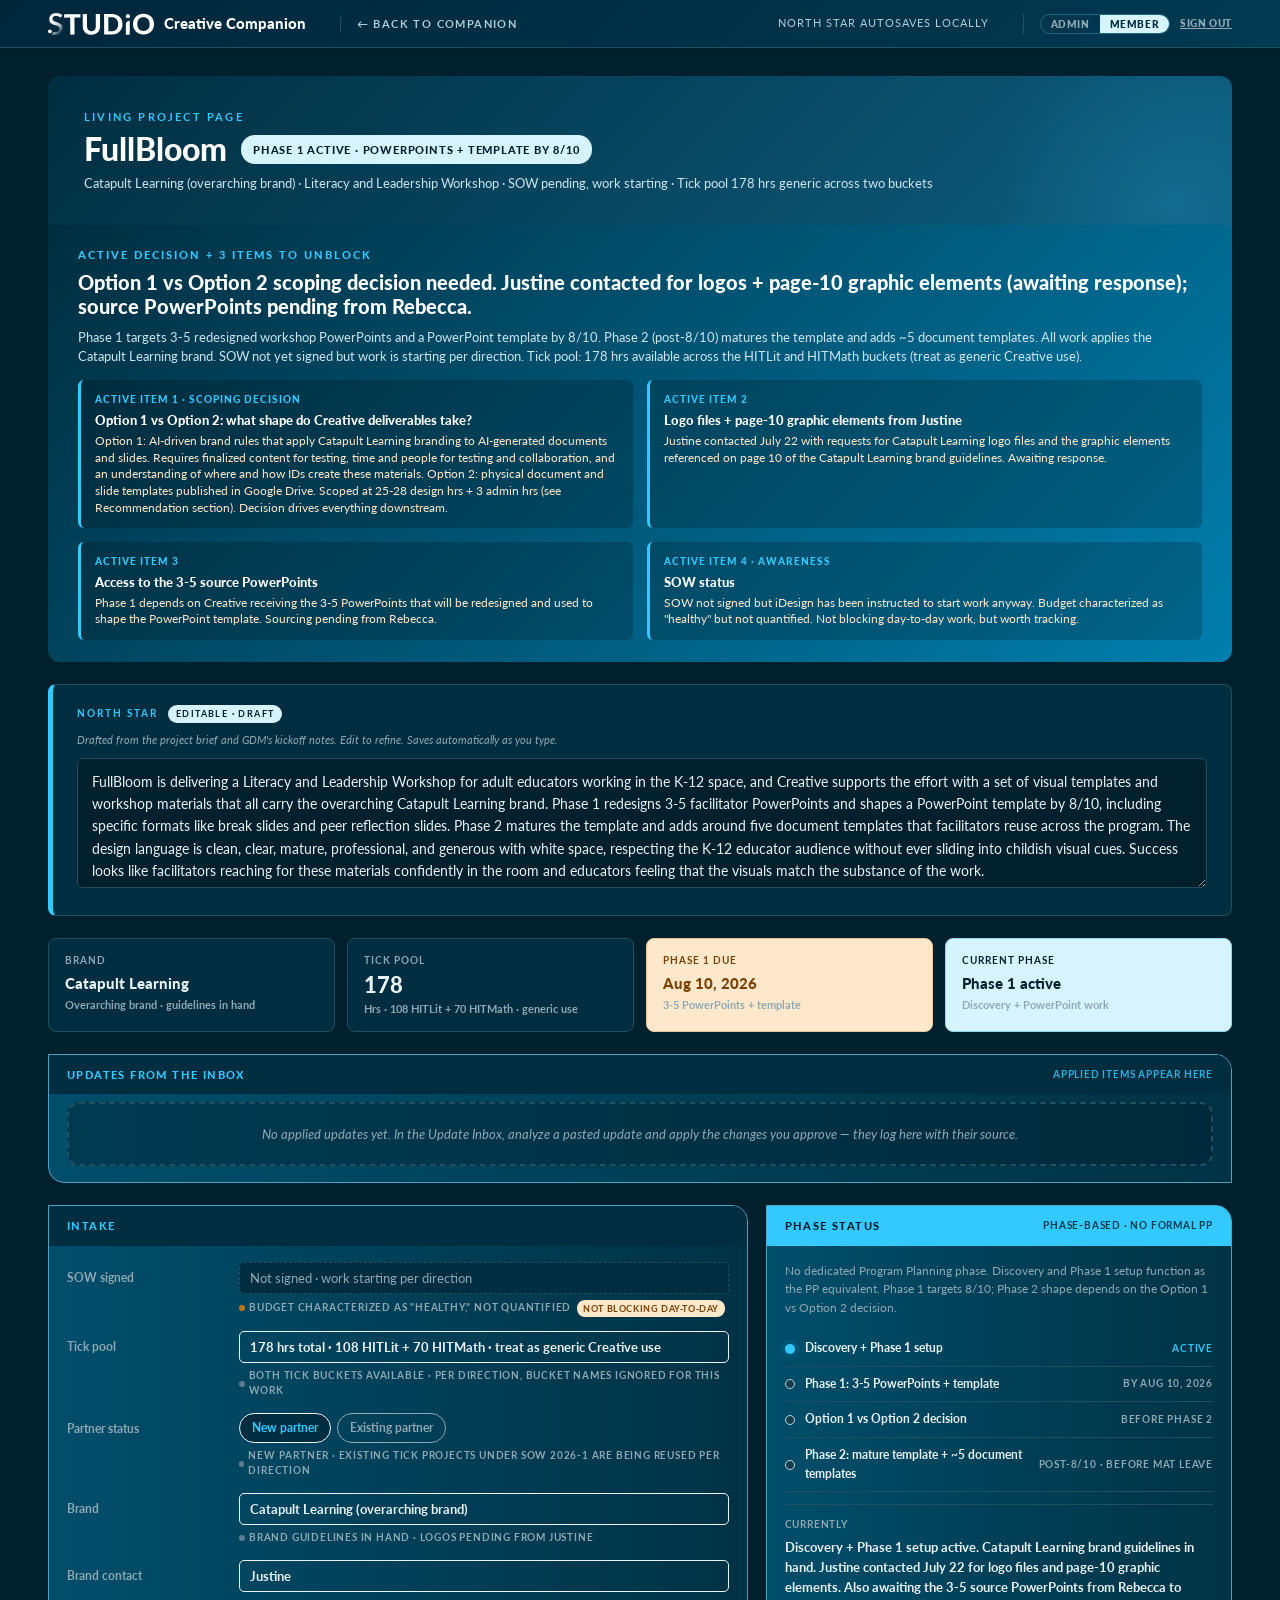
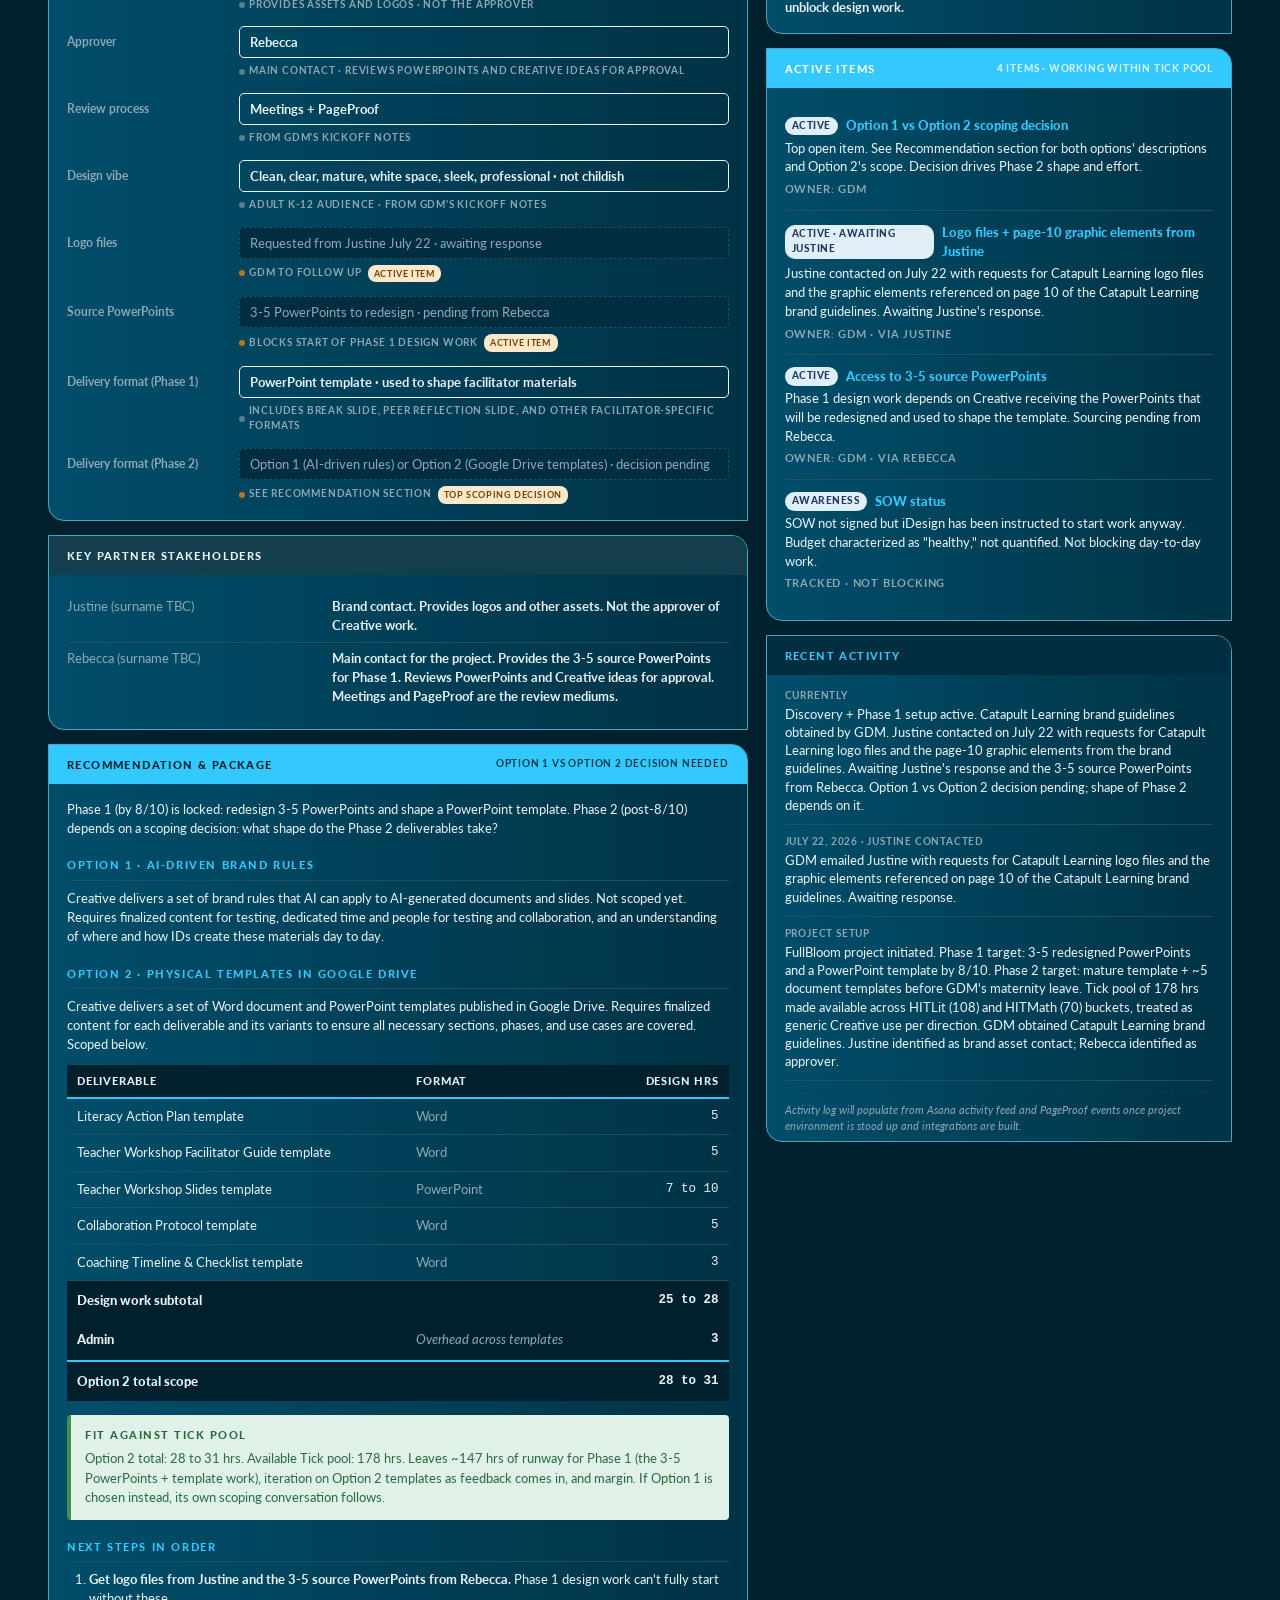
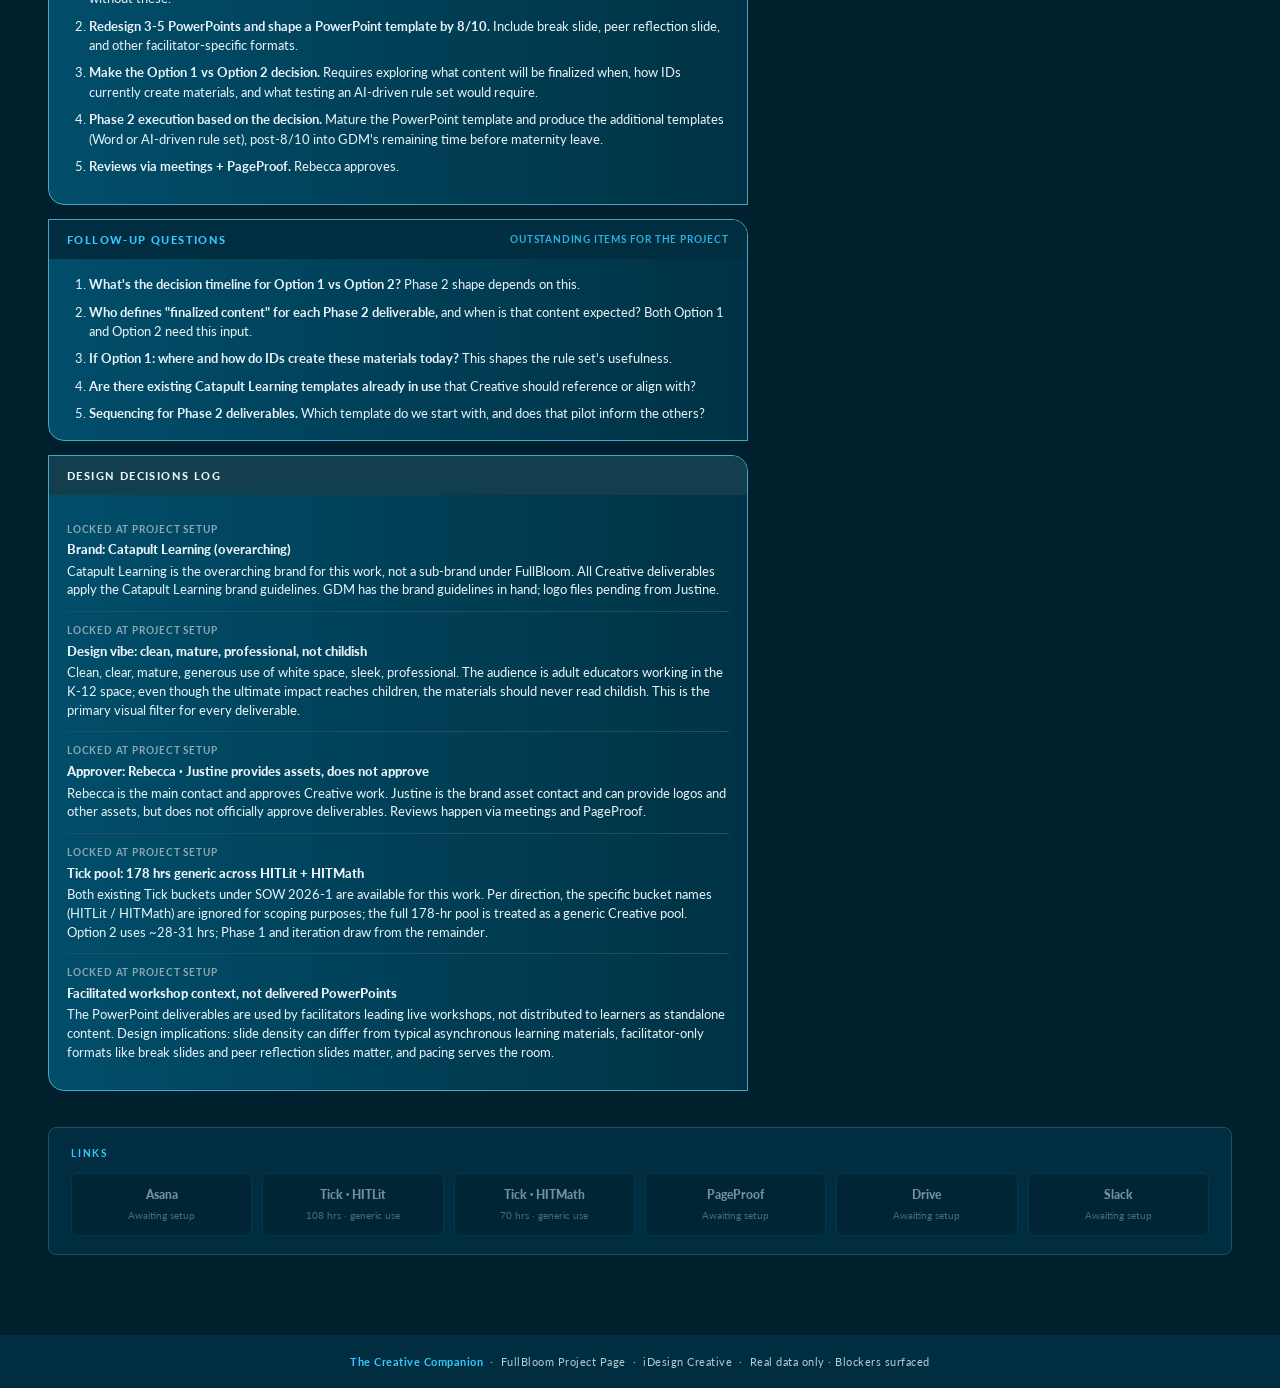
<file: Projects/FullBloom.html>
<!DOCTYPE html>
<html lang="en">
<head>
<meta charset="UTF-8" />
<meta name="robots" content="noindex, nofollow" />
<meta name="viewport" content="width=device-width, initial-scale=1.0" />
<title>FullBloom · Studio | Creative Companion</title>
<link href="https://fonts.googleapis.com/css2?family=Lato:wght@300;400;700;900&display=swap" rel="stylesheet" />
<link rel="stylesheet" href="../assets/companion.css?v=7" />
<style>
  *, *::before, *::after { box-sizing: border-box; }
  body { font-family: 'Lato', system-ui, sans-serif; color: var(--text-body); background: var(--bg-soft); margin: 0; line-height: 1.55; }
  a { color: var(--blue); text-decoration: none; }
  a:hover { text-decoration: underline; }
  h1, h2, h3, h4 { color: var(--ink); font-weight: 900; line-height: 1.2; margin: 0; }
  p { margin: 0 0 0.85em; }
  :root {
    --navy: #002E40;
    --ink: #E9F3F7;
    --sub: #B3D9E7;
    --blue: #33C9FF;
    --cyan: #5CD4FF;
    --lime: #33C9FF;
    --slate: #5C7E90;
    --field: #00293A;
    --bg-card: #002E40;
    --bg-soft: #00202D;
    --bg-soft-2: #123E4E;
    --border: #20505F;
    --text-body: #E9F3F7;
    --text-muted: #8FA8B4;
    --shadow-sm: 0 1px 3px rgba(0,10,18,0.30);
    --shadow-md: 0 2px 14px rgba(0,10,18,0.40);
    --shadow-lg: 0 4px 24px rgba(0,10,18,0.50);
    --radius: 8px;
    --radius-lg: 12px;
  }

  /* Top nav */
  .topnav { background: var(--navy); position: sticky; top: 0; z-index: 100; box-shadow: 0 2px 8px rgba(0,46,64,0.20); }
  .topnav-inner { max-width: 1240px; margin: 0 auto; padding: 12px 28px; display: flex; align-items: center; gap: 18px; flex-wrap: wrap; }
  .brand { display: flex; align-items: center; gap: 10px; text-decoration: none; }
  .brand-mark { width: 28px; height: 28px; background: var(--lime); color: var(--ink); border-radius: 6px; display: flex; align-items: center; justify-content: center; font-weight: 900; font-size: 14px; }
  .brand-wordmark { color: #fff; font-size: 15px; font-weight: 900; }
  .brand-wordmark .accent { color: var(--lime); }
  .back-link { margin-left: 16px; color: #B0CCD7; font-size: 11px; text-transform: uppercase; letter-spacing: 1.4px; font-weight: 700; padding-left: 16px; border-left: 1px solid rgba(255,255,255,0.15); }
  .back-link:hover { color: var(--lime); text-decoration: none; }
  .save-state { margin-left: auto; font-size: 10.5px; color: #B0CCD7; text-transform: uppercase; letter-spacing: 1px; }
  .save-state.saved { color: var(--lime); }

  .container { max-width: 1240px; margin: 0 auto; padding: 0 28px 80px; }

  /* Partner header */
  .partner-header { background: linear-gradient(135deg, #002E40 0%, #0E5E80 100%); color: #fff; padding: 32px 36px; margin: 28px 0 0; border-radius: 12px 12px 0 0; position: relative; overflow: hidden; }
  .partner-header::after { content: ''; position: absolute; top: -40%; right: -10%; width: 360px; height: 360px; background: radial-gradient(circle, rgba(51,201,255,0.14) 0%, transparent 70%); pointer-events: none; }
  .ph-eyebrow { font-size: 11px; font-weight: 700; text-transform: uppercase; letter-spacing: 2.2px; color: var(--lime); margin-bottom: 8px; }
  .ph-name-row { display: flex; align-items: center; gap: 14px; margin-bottom: 8px; flex-wrap: wrap; }
  .ph-name { font-size: 32px; font-weight: 900; color: #fff; line-height: 1; }
  .ph-status-pill { background: #FDE8CC; color: #7A4000; padding: 6px 12px; border-radius: 14px; font-size: 11px; font-weight: 900; text-transform: uppercase; letter-spacing: 0.8px; }
  .ph-meta { font-size: 13px; color: #CCE5EF; margin-top: 6px; }

  /* Blocker banner. The important addition */
  .blocker-banner { background: linear-gradient(135deg, #8C2222 0%, #6B1818 100%); color: #fff; padding: 22px 30px; margin-bottom: 22px; border-radius: 0 0 12px 12px; }
  .blocker-banner-label { font-size: 10.5px; font-weight: 900; text-transform: uppercase; letter-spacing: 2px; color: #FDE8CC; margin-bottom: 6px; }
  .blocker-banner-title { font-size: 20px; font-weight: 900; color: #fff; margin-bottom: 10px; line-height: 1.2; }
  .blocker-banner-list { display: grid; grid-template-columns: 1fr 1fr 1fr; gap: 14px; margin-top: 14px; }
  .blocker-banner-item { background: rgba(0,0,0,0.20); padding: 12px 14px; border-radius: 6px; border-left: 3px solid #FDE8CC; }
  .blocker-banner-item .bb-num { font-size: 10px; color: #FDE8CC; text-transform: uppercase; letter-spacing: 1px; font-weight: 900; margin-bottom: 4px; }
  .blocker-banner-item .bb-title { font-size: 13px; color: #fff; font-weight: 900; margin-bottom: 4px; line-height: 1.3; }
  .blocker-banner-item .bb-detail { font-size: 11.5px; color: #FDE8CC; line-height: 1.45; }

  /* North Star */
  .north-star-card { background: var(--bg-card); border: 1px solid var(--border); border-left: 5px solid var(--lime); border-radius: 8px; padding: 20px 24px; margin-bottom: 22px; }
  .ns-label-row { display: flex; align-items: center; margin-bottom: 8px; gap: 10px; }
  .ns-label { font-size: 10px; font-weight: 700; color: var(--blue); text-transform: uppercase; letter-spacing: 2px; }
  .ns-editable-tag { font-size: 9px; font-weight: 700; color: #2A6B40; background: #E0F2E8; text-transform: uppercase; letter-spacing: 1.4px; padding: 2px 8px; border-radius: 10px; }
  .ns-help { font-size: 11px; color: var(--text-muted); margin-bottom: 10px; font-style: italic; }
  .ns-input { width: 100%; min-height: 130px; padding: 12px 14px; border: 1px solid var(--border); border-radius: 6px; font-family: inherit; font-size: 13.5px; line-height: 1.65; color: var(--text-body); resize: vertical; background: var(--bg-soft); }
  .ns-input:focus { outline: none; border-color: var(--blue); background: var(--field); box-shadow: 0 0 0 3px rgba(1,127,174,0.10); }

  /* Quick Facts */
  .stats-row { display: grid; grid-template-columns: repeat(4, 1fr); gap: 12px; margin-bottom: 22px; }
  .stat-card { background: var(--bg-card); border: 1px solid var(--border); border-radius: 8px; padding: 14px 16px; }
  .stat-card.highlight { background: var(--lime); border-color: #4DA5C6; }
  .stat-card.warn { background: var(--warn-bg); border: 1px solid #E8B8B8; }
  .stat-card.warn .stat-label { color: var(--warn); }
  .stat-card.warn .stat-value { color: var(--warn); }
  .stat-card.flag { background: #FDE8CC; border: 1px solid #E8C89A; }
  .stat-card.flag .stat-label { color: #7A4000; }
  .stat-card.flag .stat-value { color: #7A4000; }
  .stat-card.highlight .stat-label, .stat-card.highlight .stat-value { color: var(--ink); }
  .stat-label { font-size: 10px; color: var(--text-muted); text-transform: uppercase; letter-spacing: 1px; font-weight: 700; margin-bottom: 6px; display: block; }
  .stat-value { font-size: 22px; font-weight: 900; color: var(--ink); line-height: 1; }
  .stat-value.small { font-size: 15px; line-height: 1.2; }
  .stat-sub { font-size: 11px; color: var(--text-muted); font-weight: 700; margin-top: 4px; }

  /* Main grid */
  .main-grid { display: grid; grid-template-columns: 1.5fr 1fr; gap: 18px; margin-bottom: 22px; }
  .block { background: var(--bg-card); border: 1px solid var(--border); border-radius: 8px; margin-bottom: 14px; overflow: hidden; }
  .block-header { padding: 11px 18px; color: #fff; font-size: 11px; font-weight: 900; text-transform: uppercase; letter-spacing: 1.4px; display: flex; align-items: center; gap: 10px; }
  .block-header .meta { margin-left: auto; font-size: 10px; font-weight: 700; letter-spacing: 0.8px; opacity: 0.85; }
  .block-body { padding: 16px 18px; }
  .block-h-navy { background: var(--navy); color: var(--lime); }
  .block-h-blue { background: var(--blue); color: #00202D; }
  .block-h-slate { background: #123E4E; color: #E9F3F7; }
  .block-h-red { background: #7D570A; color: #FFF7E8; }

  /* Form fields */
  .form-grid { display: grid; grid-template-columns: 1fr; gap: 14px; }
  .field { display: grid; grid-template-columns: 160px 1fr; gap: 12px; align-items: start; }
  .field-label { font-size: 12px; color: var(--text-muted); padding-top: 7px; font-weight: 700; }
  .field-control { display: flex; flex-direction: column; gap: 4px; }

  input[type="text"], input[type="date"], input[type="number"], select, textarea {
    font-family: inherit; font-size: 13px; color: var(--text-body); background: var(--field);
    border: 1px solid var(--border); border-radius: 5px; padding: 7px 10px; width: 100%;
  }
  input::placeholder, textarea::placeholder { color: #98AAB3; font-style: italic; }
  input[type="date"] { max-width: 200px; }
  input[type="number"] { max-width: 140px; }

  .field.locked input[readonly], .field.locked textarea[readonly] {
    background: var(--bg-locked); color: var(--ink); border-color: var(--border-locked); cursor: default; font-weight: 700;
  }
  .field.locked input[readonly]:focus, .field.locked textarea[readonly]:focus { outline: none; box-shadow: none; }
  .field.locked .select-locked {
    background: var(--bg-locked); color: var(--ink); border: 1px solid var(--border-locked);
    border-radius: 5px; padding: 7px 28px 7px 10px; font-size: 13px; font-weight: 700; max-width: 240px; position: relative;
  }
  .field.pending input, .field.pending textarea {
    background: var(--bg-card); border-color: var(--border); border-style: dashed; color: var(--text-muted);
  }
  .field.pending input:focus, .field.pending textarea:focus { outline: none; }
  .field.blocker input[readonly], .field.blocker textarea[readonly] {
    background: var(--warn-bg); color: var(--warn); border: 1px solid #E8B8B8; cursor: default; font-weight: 700;
  }

  /* Radio pills */
  .radio-group { display: flex; gap: 6px; flex-wrap: wrap; }
  .radio-pill { position: relative; display: inline-flex; align-items: center; }
  .radio-pill input[type="radio"] { position: absolute; opacity: 0; width: 0; height: 0; }
  .radio-pill label { display: inline-block; padding: 5px 12px; border: 1px solid var(--border); border-radius: 18px; background: var(--field); cursor: pointer; font-size: 12px; font-weight: 700; color: var(--text-muted); }
  .field.locked .radio-pill input[type="radio"]:disabled + label { background: var(--bg-locked); color: var(--text-muted); border-color: var(--border-locked); cursor: default; opacity: 1; }
  .field.locked .radio-pill input[type="radio"]:disabled:checked + label { background: var(--navy); color: var(--lime); border-color: var(--ink); cursor: default; opacity: 1; }

  /* Source pills */
  .field-source { display: flex; align-items: center; gap: 6px; margin-top: 2px; flex-wrap: wrap; }
  .source-pill { display: inline-flex; align-items: center; gap: 4px; font-size: 9.5px; color: var(--text-muted); text-transform: uppercase; letter-spacing: 0.8px; font-weight: 700; }
  .source-pill .dot { width: 6px; height: 6px; border-radius: 50%; }
  .source-pill.locked .dot { background: var(--slate); }
  .source-pill.pending .dot { background: #BA7517; }
  .source-pill.blocker .dot { background: var(--warn); }
  .pending-badge { font-size: 9px; font-weight: 700; padding: 2px 6px; border-radius: 8px; background: #FDE8CC; color: #7A4000; text-transform: uppercase; letter-spacing: 0.6px; }
  .blocker-badge { font-size: 9px; font-weight: 700; padding: 2px 6px; border-radius: 8px; background: var(--warn-bg); color: var(--warn); text-transform: uppercase; letter-spacing: 0.6px; }

  .pill { display: inline-block; padding: 2px 7px; border-radius: 10px; font-size: 9.5px; font-weight: 900; text-transform: uppercase; letter-spacing: 0.5px; }
  .pill-warn { background: var(--warn-bg); color: var(--warn); }
  .pill-info { background: #DDE7F2; color: #1E3A5C; }
  .pill-lime { background: var(--lime); color: var(--ink); }
  .pill-amber { background: #FDE8CC; color: #7A4000; }

  /* Recommendation block */
  .reco-blocked { padding: 22px; text-align: center; background: var(--warn-bg); border: 1px dashed #E8B8B8; border-radius: 6px; }
  .reco-blocked h4 { color: var(--warn); font-size: 15px; margin-bottom: 8px; }
  .reco-blocked p { color: var(--warn); font-size: 12.5px; line-height: 1.55; margin: 0; }
  .reco-section-title { font-size: 11px; font-weight: 900; color: var(--blue); text-transform: uppercase; letter-spacing: 1.6px; margin: 18px 0 8px; padding-bottom: 6px; border-bottom: 1px solid var(--border); }
  .reco-section-title:first-child { margin-top: 0; }

  /* Decisions (empty state + entry styling matched to activity items) */
  .empty-state { padding: 22px 16px; text-align: center; color: var(--text-muted); font-style: italic; font-size: 12.5px; line-height: 1.5; }
  .decision { display: flex; flex-direction: column; padding: 11px 0; border-bottom: 1px solid var(--border); }
  .decision:last-of-type { border-bottom: none; }
  .decision .meta { order: 1; font-size: 10px; color: var(--text-muted); text-transform: uppercase; letter-spacing: 0.8px; font-weight: 700; margin-bottom: 4px; }
  .decision .title { order: 2; font-size: 13px; font-weight: 900; color: var(--ink); margin-bottom: 4px; line-height: 1.35; }
  .decision .rationale { order: 3; font-size: 12.5px; color: var(--text-body); line-height: 1.5; }

  /* Cycle tracker */
  .cycle-row { display: flex; align-items: center; gap: 10px; padding: 8px 0; border-bottom: 1px solid var(--border); font-size: 12px; }
  .cycle-row:last-child { border-bottom: none; }
  .cycle-dot { width: 10px; height: 10px; border-radius: 50%; flex-shrink: 0; }
  .cycle-dot.done { background: var(--lime); }
  .cycle-dot.active { background: var(--blue); box-shadow: 0 0 0 4px rgba(1,127,174,0.2); }
  .cycle-dot.pending { background: var(--bg-soft-2); border: 1px solid #C5D5DC; }
  .cycle-dot.next { background: #FDE8CC; border: 1px solid #E8C89A; }
  .cycle-label { flex: 1; color: var(--text-body); font-weight: 700; }
  .cycle-status { font-size: 10px; color: var(--text-muted); text-transform: uppercase; letter-spacing: 0.8px; font-weight: 700; }

  /* Blockers detailed */
  .blocker-item { padding: 12px 0; border-bottom: 1px solid var(--border); font-size: 12.5px; }
  .blocker-item:last-child { border-bottom: none; }
  .blocker-item .bi-title { color: var(--warn); font-weight: 900; margin-bottom: 4px; display: flex; align-items: center; gap: 8px; }
  .blocker-item .bi-body { color: var(--text-body); line-height: 1.5; margin-bottom: 4px; }
  .blocker-item .bi-owner { font-size: 10.5px; color: var(--text-muted); text-transform: uppercase; letter-spacing: 0.8px; font-weight: 700; }

  /* Activity */
  .activity-item { padding: 9px 0; border-bottom: 1px solid var(--border); }
  .activity-item:last-child { border-bottom: none; }
  .activity-date { font-size: 10px; color: var(--text-muted); text-transform: uppercase; letter-spacing: 0.8px; font-weight: 700; margin-bottom: 3px; }
  .activity-text { font-size: 12.5px; color: var(--text-body); line-height: 1.45; }
  .integration-note { font-size: 10.5px; color: var(--text-muted); margin-top: 10px; padding-top: 10px; border-top: 1px dashed var(--bg-soft-2); font-style: italic; }

  /* Stakeholder table */
  .stakeholder-table { width: 100%; font-size: 12.5px; border-collapse: collapse; }
  .stakeholder-table td { padding: 6px 0; vertical-align: top; }
  .stakeholder-table td:first-child { color: var(--text-muted); width: 40%; padding-right: 10px; }
  .stakeholder-table td:last-child { color: var(--text-body); font-weight: 700; }
  .stakeholder-table tr + tr td { border-top: 1px solid var(--border); }

  /* Links band */
  .links-band { background: var(--bg-card); border: 1px solid var(--border); border-radius: 8px; padding: 18px 22px; }
  .links-label { font-size: 10px; font-weight: 700; color: var(--blue); text-transform: uppercase; letter-spacing: 1.8px; margin-bottom: 12px; }
  .links-grid { display: grid; grid-template-columns: repeat(6, 1fr); gap: 10px; }
  .link-card { background: var(--bg-soft); border: 1px solid var(--bg-soft-2); padding: 12px; border-radius: 6px; text-align: center; color: var(--ink); text-decoration: none; }
  .link-card.pending { opacity: 0.5; cursor: default; }
  .link-name { font-size: 12px; font-weight: 900; margin-bottom: 3px; }
  .link-sub { font-size: 10px; color: var(--text-muted); }

  .footer { background: var(--navy); color: #B0CCD7; text-align: center; padding: 18px; font-size: 11px; letter-spacing: 0.5px; }
  .footer strong { color: var(--lime); }

  @media (max-width: 980px) {
    .stats-row { grid-template-columns: 1fr 1fr; }
    .main-grid { grid-template-columns: 1fr; }
    .links-grid { grid-template-columns: repeat(3, 1fr); }
    .blocker-banner-list { grid-template-columns: 1fr; }
    .ph-name { font-size: 24px; }
    .partner-header { padding: 22px; }
    .field { grid-template-columns: 1fr; gap: 4px; }
    .field-label { padding-top: 0; }
  }

  /* ===== Dark Studio restyle ===== */
  .studio-logo{height:22px;width:auto;display:block}
  body{background:var(--bg-soft);color:var(--text-body)}
  h1,h2,h3,h4{color:var(--ink)}
  a{color:var(--blue)}
  .topnav,.masthead,header.site{background:linear-gradient(135deg,#00263A,#013A52);border-bottom:1px solid var(--border)}
  .card,.block,.panel{background:linear-gradient(90deg,rgba(1,80,110,.95) 0%,rgba(0,51,70,.95) 100%);border:1px solid #4DA5C6;border-radius:0 16px 0 16px}
  input,select,textarea{background:var(--field);color:var(--text-body);border-color:var(--border)}
  .tag-lime{color:#002E40}
  /* contrast fix — navy ink on cerulean/lime/cyan fills (Studio rule) */
  .tag-blue,.tag-cyan,.tag-lime,.pill-lime,.sc-icon-2,.sc-icon-3,.phase-num,.faq-tier-num,.nav-tab.active{color:#00202D !important}
  /* lime-fill contrast (per-page variants) */
  .ph-status-pill,.stat-card.highlight,.stat-card.highlight .stat-label,.stat-card.highlight .stat-value,.pill-lime,.brand-mark{color:#00202D !important}
  .ns-editable-tag{color:#00202D !important;background:#D6F4FF !important}
  /* family match: soft cerulean-20 fills, no bright lime */
  .tag-lime,.ph-status-pill,.stat-card.highlight,.pill-lime,.faq-tier-num,.pill-applied{background:#D6F4FF !important;color:#00202D !important;border-color:#8FD8F2 !important}
  .stat-card.highlight .stat-label,.stat-card.highlight .stat-value{color:#00202D !important}
</style>
</head>
<body data-cc-partner="FullBloom" data-cc-root="../">

<nav class="topnav" aria-label="Top navigation">
  <div class="topnav-inner">
    <a href="../index.html" class="brand">
      <img class="studio-logo" src="../Studio-logo-white.svg" alt="iDesign Studio">
      <span class="brand-wordmark">Creative Companion</span>
    </a>
    <a href="../index.html" class="back-link">&larr; Back to Companion</a>
    <span class="save-state" id="save-status">North Star autosaves locally</span>
  </div>
</nav>

<div class="container">

  <header class="partner-header">
    <div class="ph-eyebrow">Living Project Page</div>
    <div class="ph-name-row">
      <span class="ph-name">FullBloom</span>
      <span class="ph-status-pill">Phase 1 active · PowerPoints + template by 8/10</span>
    </div>
    <div class="ph-meta">Catapult Learning (overarching brand) · Literacy and Leadership Workshop · SOW pending, work starting · Tick pool 178 hrs generic across two buckets</div>
  </header>

  <div class="blocker-banner" style="background: linear-gradient(135deg, #002E40 0%, #017FAE 100%);">
    <div class="blocker-banner-label" style="color: #33C9FF;">Active decision + 3 items to unblock</div>
    <div class="blocker-banner-title">Option 1 vs Option 2 scoping decision needed. Justine contacted for logos + page-10 graphic elements (awaiting response); source PowerPoints pending from Rebecca.</div>
    <div style="font-size: 12.5px; color: #CCE5EF; line-height: 1.55;">Phase 1 targets 3-5 redesigned workshop PowerPoints and a PowerPoint template by 8/10. Phase 2 (post-8/10) matures the template and adds ~5 document templates. All work applies the Catapult Learning brand. SOW not yet signed but work is starting per direction. Tick pool: 178 hrs available across the HITLit and HITMath buckets (treat as generic Creative use).</div>
    <div class="blocker-banner-list" style="grid-template-columns: 1fr 1fr;">
      <div class="blocker-banner-item" style="border-left-color: #33C9FF;">
        <div class="bb-num" style="color: #33C9FF;">Active item 1 · Scoping decision</div>
        <div class="bb-title">Option 1 vs Option 2: what shape do Creative deliverables take?</div>
        <div class="bb-detail">Option 1: AI-driven brand rules that apply Catapult Learning branding to AI-generated documents and slides. Requires finalized content for testing, time and people for testing and collaboration, and an understanding of where and how IDs create these materials. Option 2: physical document and slide templates published in Google Drive. Scoped at 25-28 design hrs + 3 admin hrs (see Recommendation section). Decision drives everything downstream.</div>
      </div>
      <div class="blocker-banner-item" style="border-left-color: #33C9FF;">
        <div class="bb-num" style="color: #33C9FF;">Active item 2</div>
        <div class="bb-title">Logo files + page-10 graphic elements from Justine</div>
        <div class="bb-detail">Justine contacted July 22 with requests for Catapult Learning logo files and the graphic elements referenced on page 10 of the Catapult Learning brand guidelines. Awaiting response.</div>
      </div>
      <div class="blocker-banner-item" style="border-left-color: #33C9FF;">
        <div class="bb-num" style="color: #33C9FF;">Active item 3</div>
        <div class="bb-title">Access to the 3-5 source PowerPoints</div>
        <div class="bb-detail">Phase 1 depends on Creative receiving the 3-5 PowerPoints that will be redesigned and used to shape the PowerPoint template. Sourcing pending from Rebecca.</div>
      </div>
      <div class="blocker-banner-item" style="border-left-color: #33C9FF;">
        <div class="bb-num" style="color: #33C9FF;">Active item 4 · Awareness</div>
        <div class="bb-title">SOW status</div>
        <div class="bb-detail">SOW not signed but iDesign has been instructed to start work anyway. Budget characterized as "healthy" but not quantified. Not blocking day-to-day work, but worth tracking.</div>
      </div>
    </div>
  </div>

  <div class="north-star-card">
    <div class="ns-label-row">
      <span class="ns-label">North Star</span>
      <span class="ns-editable-tag">Editable · Draft</span>
    </div>
    <div class="ns-help">Drafted from the project brief and GDM's kickoff notes. Edit to refine. Saves automatically as you type.</div>
    <textarea class="ns-input" id="north-star">FullBloom is delivering a Literacy and Leadership Workshop for adult educators working in the K-12 space, and Creative supports the effort with a set of visual templates and workshop materials that all carry the overarching Catapult Learning brand. Phase 1 redesigns 3-5 facilitator PowerPoints and shapes a PowerPoint template by 8/10, including specific formats like break slides and peer reflection slides. Phase 2 matures the template and adds around five document templates that facilitators reuse across the program. The design language is clean, clear, mature, professional, and generous with white space, respecting the K-12 educator audience without ever sliding into childish visual cues. Success looks like facilitators reaching for these materials confidently in the room and educators feeling that the visuals match the substance of the work.</textarea>
  </div>

  <div class="stats-row">
    <div class="stat-card">
      <div class="stat-label">Brand</div>
      <div class="stat-value small">Catapult Learning</div>
      <div class="stat-sub">Overarching brand · guidelines in hand</div>
    </div>
    <div class="stat-card">
      <div class="stat-label">Tick pool</div>
      <div class="stat-value">178</div>
      <div class="stat-sub">Hrs · 108 HITLit + 70 HITMath · generic use</div>
    </div>
    <div class="stat-card flag">
      <div class="stat-label">Phase 1 due</div>
      <div class="stat-value small">Aug 10, 2026</div>
      <div class="stat-sub">3-5 PowerPoints + template</div>
    </div>
    <div class="stat-card highlight">
      <div class="stat-label">Current phase</div>
      <div class="stat-value small">Phase 1 active</div>
      <div class="stat-sub">Discovery + PowerPoint work</div>
    </div>
  </div>

  <div class="block" style="margin-bottom:22px">
  <div class="block-header block-h-navy">Updates from the Inbox <span class="meta">Applied items appear here</span></div>
  <div class="block-body" style="padding-top:8px"><div id="cc-partner-feed"></div></div>
</div>
<div class="main-grid">

    <div>

      <div class="block">
        <div class="block-header block-h-navy">Intake</div>
        <div class="block-body">
          <div class="form-grid">

            <div class="field pending">
              <label class="field-label">SOW signed</label>
              <div class="field-control">
                <input type="text" value="Not signed · work starting per direction" readonly />
                <div class="field-source"><span class="source-pill pending"><span class="dot"></span>Budget characterized as "healthy," not quantified</span> <span class="pending-badge">Not blocking day-to-day</span></div>
              </div>
            </div>

            <div class="field locked">
              <label class="field-label">Tick pool</label>
              <div class="field-control">
                <input type="text" value="178 hrs total · 108 HITLit + 70 HITMath · treat as generic Creative use" readonly />
                <div class="field-source"><span class="source-pill locked"><span class="dot"></span>Both Tick buckets available · per direction, bucket names ignored for this work</span></div>
              </div>
            </div>

            <div class="field locked">
              <label class="field-label">Partner status</label>
              <div class="field-control">
                <div class="radio-group">
                  <span class="radio-pill"><input type="radio" name="ps" disabled checked /><label>New partner</label></span>
                  <span class="radio-pill"><input type="radio" name="ps" disabled /><label>Existing partner</label></span>
                </div>
                <div class="field-source"><span class="source-pill locked"><span class="dot"></span>New partner · existing Tick projects under SOW 2026-1 are being reused per direction</span></div>
              </div>
            </div>

            <div class="field locked">
              <label class="field-label">Brand</label>
              <div class="field-control">
                <input type="text" value="Catapult Learning (overarching brand)" readonly />
                <div class="field-source"><span class="source-pill locked"><span class="dot"></span>Brand guidelines in hand · logos pending from Justine</span></div>
              </div>
            </div>

            <div class="field locked">
              <label class="field-label">Brand contact</label>
              <div class="field-control">
                <input type="text" value="Justine" readonly />
                <div class="field-source"><span class="source-pill locked"><span class="dot"></span>Provides assets and logos · not the approver</span></div>
              </div>
            </div>

            <div class="field locked">
              <label class="field-label">Approver</label>
              <div class="field-control">
                <input type="text" value="Rebecca" readonly />
                <div class="field-source"><span class="source-pill locked"><span class="dot"></span>Main contact · reviews PowerPoints and Creative ideas for approval</span></div>
              </div>
            </div>

            <div class="field locked">
              <label class="field-label">Review process</label>
              <div class="field-control">
                <input type="text" value="Meetings + PageProof" readonly />
                <div class="field-source"><span class="source-pill locked"><span class="dot"></span>From GDM's kickoff notes</span></div>
              </div>
            </div>

            <div class="field locked">
              <label class="field-label">Design vibe</label>
              <div class="field-control">
                <input type="text" value="Clean, clear, mature, white space, sleek, professional · not childish" readonly />
                <div class="field-source"><span class="source-pill locked"><span class="dot"></span>Adult K-12 audience · from GDM's kickoff notes</span></div>
              </div>
            </div>

            <div class="field pending">
              <label class="field-label">Logo files</label>
              <div class="field-control">
                <input type="text" value="Requested from Justine July 22 · awaiting response" readonly />
                <div class="field-source"><span class="source-pill pending"><span class="dot"></span>GDM to follow up</span> <span class="pending-badge">Active item</span></div>
              </div>
            </div>

            <div class="field pending">
              <label class="field-label">Source PowerPoints</label>
              <div class="field-control">
                <input type="text" value="3-5 PowerPoints to redesign · pending from Rebecca" readonly />
                <div class="field-source"><span class="source-pill pending"><span class="dot"></span>Blocks start of Phase 1 design work</span> <span class="pending-badge">Active item</span></div>
              </div>
            </div>

            <div class="field locked">
              <label class="field-label">Delivery format (Phase 1)</label>
              <div class="field-control">
                <input type="text" value="PowerPoint template · used to shape facilitator materials" readonly />
                <div class="field-source"><span class="source-pill locked"><span class="dot"></span>Includes break slide, peer reflection slide, and other facilitator-specific formats</span></div>
              </div>
            </div>

            <div class="field pending">
              <label class="field-label">Delivery format (Phase 2)</label>
              <div class="field-control">
                <input type="text" value="Option 1 (AI-driven rules) or Option 2 (Google Drive templates) · decision pending" readonly />
                <div class="field-source"><span class="source-pill pending"><span class="dot"></span>See Recommendation section</span> <span class="pending-badge">Top scoping decision</span></div>
              </div>
            </div>

          </div>
        </div>
      </div>

      <div class="block">
        <div class="block-header block-h-slate">Key Partner Stakeholders</div>
        <div class="block-body">
          <table class="stakeholder-table">
            <tr><td>Justine (surname TBC)</td><td>Brand contact. Provides logos and other assets. Not the approver of Creative work.</td></tr>
            <tr><td>Rebecca (surname TBC)</td><td>Main contact for the project. Provides the 3-5 source PowerPoints for Phase 1. Reviews PowerPoints and Creative ideas for approval. Meetings and PageProof are the review mediums.</td></tr>
          </table>
        </div>
      </div>

      <div class="block">
        <div class="block-header block-h-blue">Recommendation &amp; Package <span class="meta">Option 1 vs Option 2 decision needed</span></div>
        <div class="block-body">

          <p style="font-size: 12.5px; color: var(--text-body); line-height: 1.55; margin: 0 0 12px;">Phase 1 (by 8/10) is locked: redesign 3-5 PowerPoints and shape a PowerPoint template. Phase 2 (post-8/10) depends on a scoping decision: what shape do the Phase 2 deliverables take?</p>

          <div class="reco-section-title">Option 1 · AI-driven brand rules</div>
          <p style="font-size: 12.5px; color: var(--text-body); line-height: 1.55; margin: 0 0 10px;">Creative delivers a set of brand rules that AI can apply to AI-generated documents and slides. Not scoped yet. Requires finalized content for testing, dedicated time and people for testing and collaboration, and an understanding of where and how IDs create these materials day to day.</p>

          <div class="reco-section-title">Option 2 · Physical templates in Google Drive</div>
          <p style="font-size: 12.5px; color: var(--text-body); line-height: 1.55; margin: 0 0 10px;">Creative delivers a set of Word document and PowerPoint templates published in Google Drive. Requires finalized content for each deliverable and its variants to ensure all necessary sections, phases, and use cases are covered. Scoped below.</p>

          <table style="width: 100%; border-collapse: collapse; font-size: 12.5px; margin-bottom: 14px;">
            <thead>
              <tr>
                <th style="text-align: left; background: var(--bg-soft); color: var(--ink); font-size: 10.5px; font-weight: 900; text-transform: uppercase; letter-spacing: 0.8px; padding: 8px 10px; border-bottom: 2px solid var(--blue);">Deliverable</th>
                <th style="text-align: left; background: var(--bg-soft); color: var(--ink); font-size: 10.5px; font-weight: 900; text-transform: uppercase; letter-spacing: 0.8px; padding: 8px 10px; border-bottom: 2px solid var(--blue);">Format</th>
                <th style="text-align: right; background: var(--bg-soft); color: var(--ink); font-size: 10.5px; font-weight: 900; text-transform: uppercase; letter-spacing: 0.8px; padding: 8px 10px; border-bottom: 2px solid var(--blue);">Design hrs</th>
              </tr>
            </thead>
            <tbody>
              <tr>
                <td style="padding: 8px 10px; border-bottom: 1px solid var(--border);">Literacy Action Plan template</td>
                <td style="padding: 8px 10px; border-bottom: 1px solid var(--border); color: var(--text-muted);">Word</td>
                <td style="padding: 8px 10px; border-bottom: 1px solid var(--border); text-align: right; font-family: 'Courier New', monospace;">5</td>
              </tr>
              <tr>
                <td style="padding: 8px 10px; border-bottom: 1px solid var(--border);">Teacher Workshop Facilitator Guide template</td>
                <td style="padding: 8px 10px; border-bottom: 1px solid var(--border); color: var(--text-muted);">Word</td>
                <td style="padding: 8px 10px; border-bottom: 1px solid var(--border); text-align: right; font-family: 'Courier New', monospace;">5</td>
              </tr>
              <tr>
                <td style="padding: 8px 10px; border-bottom: 1px solid var(--border);">Teacher Workshop Slides template</td>
                <td style="padding: 8px 10px; border-bottom: 1px solid var(--border); color: var(--text-muted);">PowerPoint</td>
                <td style="padding: 8px 10px; border-bottom: 1px solid var(--border); text-align: right; font-family: 'Courier New', monospace;">7 to 10</td>
              </tr>
              <tr>
                <td style="padding: 8px 10px; border-bottom: 1px solid var(--border);">Collaboration Protocol template</td>
                <td style="padding: 8px 10px; border-bottom: 1px solid var(--border); color: var(--text-muted);">Word</td>
                <td style="padding: 8px 10px; border-bottom: 1px solid var(--border); text-align: right; font-family: 'Courier New', monospace;">5</td>
              </tr>
              <tr>
                <td style="padding: 8px 10px; border-bottom: 1px solid var(--border);">Coaching Timeline &amp; Checklist template</td>
                <td style="padding: 8px 10px; border-bottom: 1px solid var(--border); color: var(--text-muted);">Word</td>
                <td style="padding: 8px 10px; border-bottom: 1px solid var(--border); text-align: right; font-family: 'Courier New', monospace;">3</td>
              </tr>
              <tr style="background: var(--bg-soft);">
                <td style="padding: 10px; font-weight: 900; color: var(--ink);">Design work subtotal</td>
                <td style="padding: 10px;"></td>
                <td style="padding: 10px; text-align: right; font-family: 'Courier New', monospace; font-weight: 900; color: var(--ink);">25 to 28</td>
              </tr>
              <tr style="background: var(--bg-soft);">
                <td style="padding: 10px; font-weight: 900; color: var(--ink);">Admin</td>
                <td style="padding: 10px; color: var(--text-muted); font-style: italic;">Overhead across templates</td>
                <td style="padding: 10px; text-align: right; font-family: 'Courier New', monospace; font-weight: 900; color: var(--ink);">3</td>
              </tr>
              <tr style="background: var(--bg-soft);">
                <td style="padding: 10px; font-weight: 900; color: var(--ink); border-top: 2px solid var(--blue);">Option 2 total scope</td>
                <td style="padding: 10px; border-top: 2px solid var(--blue);"></td>
                <td style="padding: 10px; text-align: right; font-family: 'Courier New', monospace; font-weight: 900; color: var(--ink); border-top: 2px solid var(--blue);">28 to 31</td>
              </tr>
            </tbody>
          </table>

          <div style="background: #E0F2E8; border-left: 4px solid #4A8C4A; padding: 12px 14px; border-radius: 4px; margin-bottom: 14px;">
            <div style="font-size: 10.5px; font-weight: 900; color: #2A6B40; text-transform: uppercase; letter-spacing: 1.5px; margin-bottom: 6px;">Fit against Tick pool</div>
            <div style="font-size: 13px; color: #2A6B40; line-height: 1.5;">Option 2 total: 28 to 31 hrs. Available Tick pool: 178 hrs. Leaves ~147 hrs of runway for Phase 1 (the 3-5 PowerPoints + template work), iteration on Option 2 templates as feedback comes in, and margin. If Option 1 is chosen instead, its own scoping conversation follows.</div>
          </div>

          <div class="reco-section-title">Next steps in order</div>
          <ol style="font-size: 12.5px; color: var(--text-body); padding-left: 22px; line-height: 1.55; margin: 0 0 12px;">
            <li style="margin-bottom: 8px;"><strong>Get logo files from Justine and the 3-5 source PowerPoints from Rebecca.</strong> Phase 1 design work can't fully start without these.</li>
            <li style="margin-bottom: 8px;"><strong>Redesign 3-5 PowerPoints and shape a PowerPoint template by 8/10.</strong> Include break slide, peer reflection slide, and other facilitator-specific formats.</li>
            <li style="margin-bottom: 8px;"><strong>Make the Option 1 vs Option 2 decision.</strong> Requires exploring what content will be finalized when, how IDs currently create materials, and what testing an AI-driven rule set would require.</li>
            <li style="margin-bottom: 8px;"><strong>Phase 2 execution based on the decision.</strong> Mature the PowerPoint template and produce the additional templates (Word or AI-driven rule set), post-8/10 into GDM's remaining time before maternity leave.</li>
            <li style="margin-bottom: 0;"><strong>Reviews via meetings + PageProof.</strong> Rebecca approves.</li>
          </ol>

        </div>
      </div>

      <div class="block">
        <div class="block-header block-h-navy">Follow-up questions <span class="meta">Outstanding items for the project</span></div>
        <div class="block-body">
          <ol style="font-size: 12.5px; color: var(--text-body); padding-left: 22px; line-height: 1.55; margin: 0;">
            <li style="margin-bottom: 8px;"><strong>What's the decision timeline for Option 1 vs Option 2?</strong> Phase 2 shape depends on this.</li>
            <li style="margin-bottom: 8px;"><strong>Who defines "finalized content" for each Phase 2 deliverable,</strong> and when is that content expected? Both Option 1 and Option 2 need this input.</li>
            <li style="margin-bottom: 8px;"><strong>If Option 1: where and how do IDs create these materials today?</strong> This shapes the rule set's usefulness.</li>
            <li style="margin-bottom: 8px;"><strong>Are there existing Catapult Learning templates already in use</strong> that Creative should reference or align with?</li>
            <li style="margin-bottom: 0;"><strong>Sequencing for Phase 2 deliverables.</strong> Which template do we start with, and does that pilot inform the others?</li>
          </ol>
        </div>
      </div>

      <div class="block">
        <div class="block-header block-h-slate">Design Decisions Log</div>
        <div class="block-body">

          <div class="decision">
            <div class="title">Brand: Catapult Learning (overarching)</div>
            <div class="rationale">Catapult Learning is the overarching brand for this work, not a sub-brand under FullBloom. All Creative deliverables apply the Catapult Learning brand guidelines. GDM has the brand guidelines in hand; logo files pending from Justine.</div>
            <div class="meta">Locked at project setup</div>
          </div>

          <div class="decision">
            <div class="title">Design vibe: clean, mature, professional, not childish</div>
            <div class="rationale">Clean, clear, mature, generous use of white space, sleek, professional. The audience is adult educators working in the K-12 space; even though the ultimate impact reaches children, the materials should never read childish. This is the primary visual filter for every deliverable.</div>
            <div class="meta">Locked at project setup</div>
          </div>

          <div class="decision">
            <div class="title">Approver: Rebecca · Justine provides assets, does not approve</div>
            <div class="rationale">Rebecca is the main contact and approves Creative work. Justine is the brand asset contact and can provide logos and other assets, but does not officially approve deliverables. Reviews happen via meetings and PageProof.</div>
            <div class="meta">Locked at project setup</div>
          </div>

          <div class="decision">
            <div class="title">Tick pool: 178 hrs generic across HITLit + HITMath</div>
            <div class="rationale">Both existing Tick buckets under SOW 2026-1 are available for this work. Per direction, the specific bucket names (HITLit / HITMath) are ignored for scoping purposes; the full 178-hr pool is treated as a generic Creative pool. Option 2 uses ~28-31 hrs; Phase 1 and iteration draw from the remainder.</div>
            <div class="meta">Locked at project setup</div>
          </div>

          <div class="decision">
            <div class="title">Facilitated workshop context, not delivered PowerPoints</div>
            <div class="rationale">The PowerPoint deliverables are used by facilitators leading live workshops, not distributed to learners as standalone content. Design implications: slide density can differ from typical asynchronous learning materials, facilitator-only formats like break slides and peer reflection slides matter, and pacing serves the room.</div>
            <div class="meta">Locked at project setup</div>
          </div>

        </div>
      </div>

    </div>

    <div>

      <div class="block">
        <div class="block-header block-h-blue">Phase Status <span class="meta">Phase-based · no formal PP</span></div>
        <div class="block-body">
          <p style="font-size: 12px; color: var(--text-muted); margin: 0 0 14px;">No dedicated Program Planning phase. Discovery and Phase 1 setup function as the PP equivalent. Phase 1 targets 8/10; Phase 2 shape depends on the Option 1 vs Option 2 decision.</p>

          <div class="cycle-row">
            <div class="cycle-dot active"></div>
            <div class="cycle-label">Discovery + Phase 1 setup</div>
            <div class="cycle-status" style="color: var(--blue);">Active</div>
          </div>
          <div class="cycle-row">
            <div class="cycle-dot pending"></div>
            <div class="cycle-label">Phase 1: 3-5 PowerPoints + template</div>
            <div class="cycle-status">By Aug 10, 2026</div>
          </div>
          <div class="cycle-row">
            <div class="cycle-dot pending"></div>
            <div class="cycle-label">Option 1 vs Option 2 decision</div>
            <div class="cycle-status">Before Phase 2</div>
          </div>
          <div class="cycle-row">
            <div class="cycle-dot pending"></div>
            <div class="cycle-label">Phase 2: mature template + ~5 document templates</div>
            <div class="cycle-status">Post-8/10 · before mat leave</div>
          </div>

          <div style="margin-top: 12px; padding-top: 12px; border-top: 1px solid var(--border);">
            <div style="font-size: 10px; color: var(--text-muted); text-transform: uppercase; letter-spacing: 0.8px; font-weight: 700; margin-bottom: 4px;">Currently</div>
            <div style="font-size: 13px; color: var(--ink); font-weight: 700;">Discovery + Phase 1 setup active. Catapult Learning brand guidelines in hand. Justine contacted July 22 for logo files and page-10 graphic elements. Also awaiting the 3-5 source PowerPoints from Rebecca to unblock design work.</div>
          </div>
        </div>
      </div>

      <div class="block">
        <div class="block-header" style="background: var(--blue); color: #fff;">Active items <span class="meta" style="opacity: 0.85;">4 items · working within Tick pool</span></div>
        <div class="block-body">
          <div class="blocker-item">
            <div class="bi-title" style="color: var(--blue);"><span class="pill" style="background: #E0EEF7; color: #1E3A5C;">Active</span> Option 1 vs Option 2 scoping decision</div>
            <div class="bi-body">Top open item. See Recommendation section for both options' descriptions and Option 2's scope. Decision drives Phase 2 shape and effort.</div>
            <div class="bi-owner">Owner: GDM</div>
          </div>
          <div class="blocker-item">
            <div class="bi-title" style="color: var(--blue);"><span class="pill" style="background: #E0EEF7; color: #1E3A5C;">Active · awaiting Justine</span> Logo files + page-10 graphic elements from Justine</div>
            <div class="bi-body">Justine contacted on July 22 with requests for Catapult Learning logo files and the graphic elements referenced on page 10 of the Catapult Learning brand guidelines. Awaiting Justine's response.</div>
            <div class="bi-owner">Owner: GDM · via Justine</div>
          </div>
          <div class="blocker-item">
            <div class="bi-title" style="color: var(--blue);"><span class="pill" style="background: #E0EEF7; color: #1E3A5C;">Active</span> Access to 3-5 source PowerPoints</div>
            <div class="bi-body">Phase 1 design work depends on Creative receiving the PowerPoints that will be redesigned and used to shape the template. Sourcing pending from Rebecca.</div>
            <div class="bi-owner">Owner: GDM · via Rebecca</div>
          </div>
          <div class="blocker-item">
            <div class="bi-title" style="color: var(--blue);"><span class="pill" style="background: #E0EEF7; color: #1E3A5C;">Awareness</span> SOW status</div>
            <div class="bi-body">SOW not signed but iDesign has been instructed to start work anyway. Budget characterized as "healthy," not quantified. Not blocking day-to-day work.</div>
            <div class="bi-owner">Tracked · not blocking</div>
          </div>
        </div>
      </div>

      <div class="block">
        <div class="block-header block-h-navy">Recent Activity</div>
        <div class="block-body" style="padding-top: 4px; padding-bottom: 6px;">
          <div class="activity-item">
            <div class="activity-date">Currently</div>
            <div class="activity-text">Discovery + Phase 1 setup active. Catapult Learning brand guidelines obtained by GDM. Justine contacted on July 22 with requests for Catapult Learning logo files and the page-10 graphic elements from the brand guidelines. Awaiting Justine's response and the 3-5 source PowerPoints from Rebecca. Option 1 vs Option 2 decision pending; shape of Phase 2 depends on it.</div>
          </div>
          <div class="activity-item">
            <div class="activity-date">July 22, 2026 · Justine contacted</div>
            <div class="activity-text">GDM emailed Justine with requests for Catapult Learning logo files and the graphic elements referenced on page 10 of the Catapult Learning brand guidelines. Awaiting response.</div>
          </div>
          <div class="activity-item">
            <div class="activity-date">Project setup</div>
            <div class="activity-text">FullBloom project initiated. Phase 1 target: 3-5 redesigned PowerPoints and a PowerPoint template by 8/10. Phase 2 target: mature template + ~5 document templates before GDM's maternity leave. Tick pool of 178 hrs made available across HITLit (108) and HITMath (70) buckets, treated as generic Creative use per direction. GDM obtained Catapult Learning brand guidelines. Justine identified as brand asset contact; Rebecca identified as approver.</div>
          </div>
          <div class="integration-note">Activity log will populate from Asana activity feed and PageProof events once project environment is stood up and integrations are built.</div>
        </div>
      </div>

    </div>

  </div>

  <div class="links-band">
    <div class="links-label">Links</div>
    <div class="links-grid">
      <div class="link-card pending">
        <div class="link-name">Asana</div>
        <div class="link-sub">Awaiting setup</div>
      </div>
      <div class="link-card pending">
        <div class="link-name">Tick · HITLit</div>
        <div class="link-sub">108 hrs · generic use</div>
      </div>
      <div class="link-card pending">
        <div class="link-name">Tick · HITMath</div>
        <div class="link-sub">70 hrs · generic use</div>
      </div>
      <div class="link-card pending">
        <div class="link-name">PageProof</div>
        <div class="link-sub">Awaiting setup</div>
      </div>
      <div class="link-card pending">
        <div class="link-name">Drive</div>
        <div class="link-sub">Awaiting setup</div>
      </div>
      <div class="link-card pending">
        <div class="link-name">Slack</div>
        <div class="link-sub">Awaiting setup</div>
      </div>
    </div>
  </div>

</div>

<footer class="footer">
  <strong>The Creative Companion</strong> &nbsp;·&nbsp; FullBloom Project Page &nbsp;·&nbsp; iDesign Creative &nbsp;·&nbsp; Real data only · Blockers surfaced
</footer>

<script>
  const STATE_KEY = 'fullbloom-north-star-v1';
  const textarea = document.getElementById('north-star');
  const status = document.getElementById('save-status');

  try {
    const saved = localStorage.getItem(STATE_KEY);
    if (saved !== null) textarea.value = saved;
  } catch(e) {}

  textarea.addEventListener('input', () => {
    try { localStorage.setItem(STATE_KEY, textarea.value); } catch(e) {}
    status.classList.add('saved');
    status.textContent = 'North Star saved ✓';
    clearTimeout(window._saveT);
    window._saveT = setTimeout(() => {
      status.classList.remove('saved');
      status.textContent = 'North Star autosaves locally';
    }, 1400);
  });
</script>

<script src="../assets/companion.js?v=7"></script>
</body>
</html>
</file>
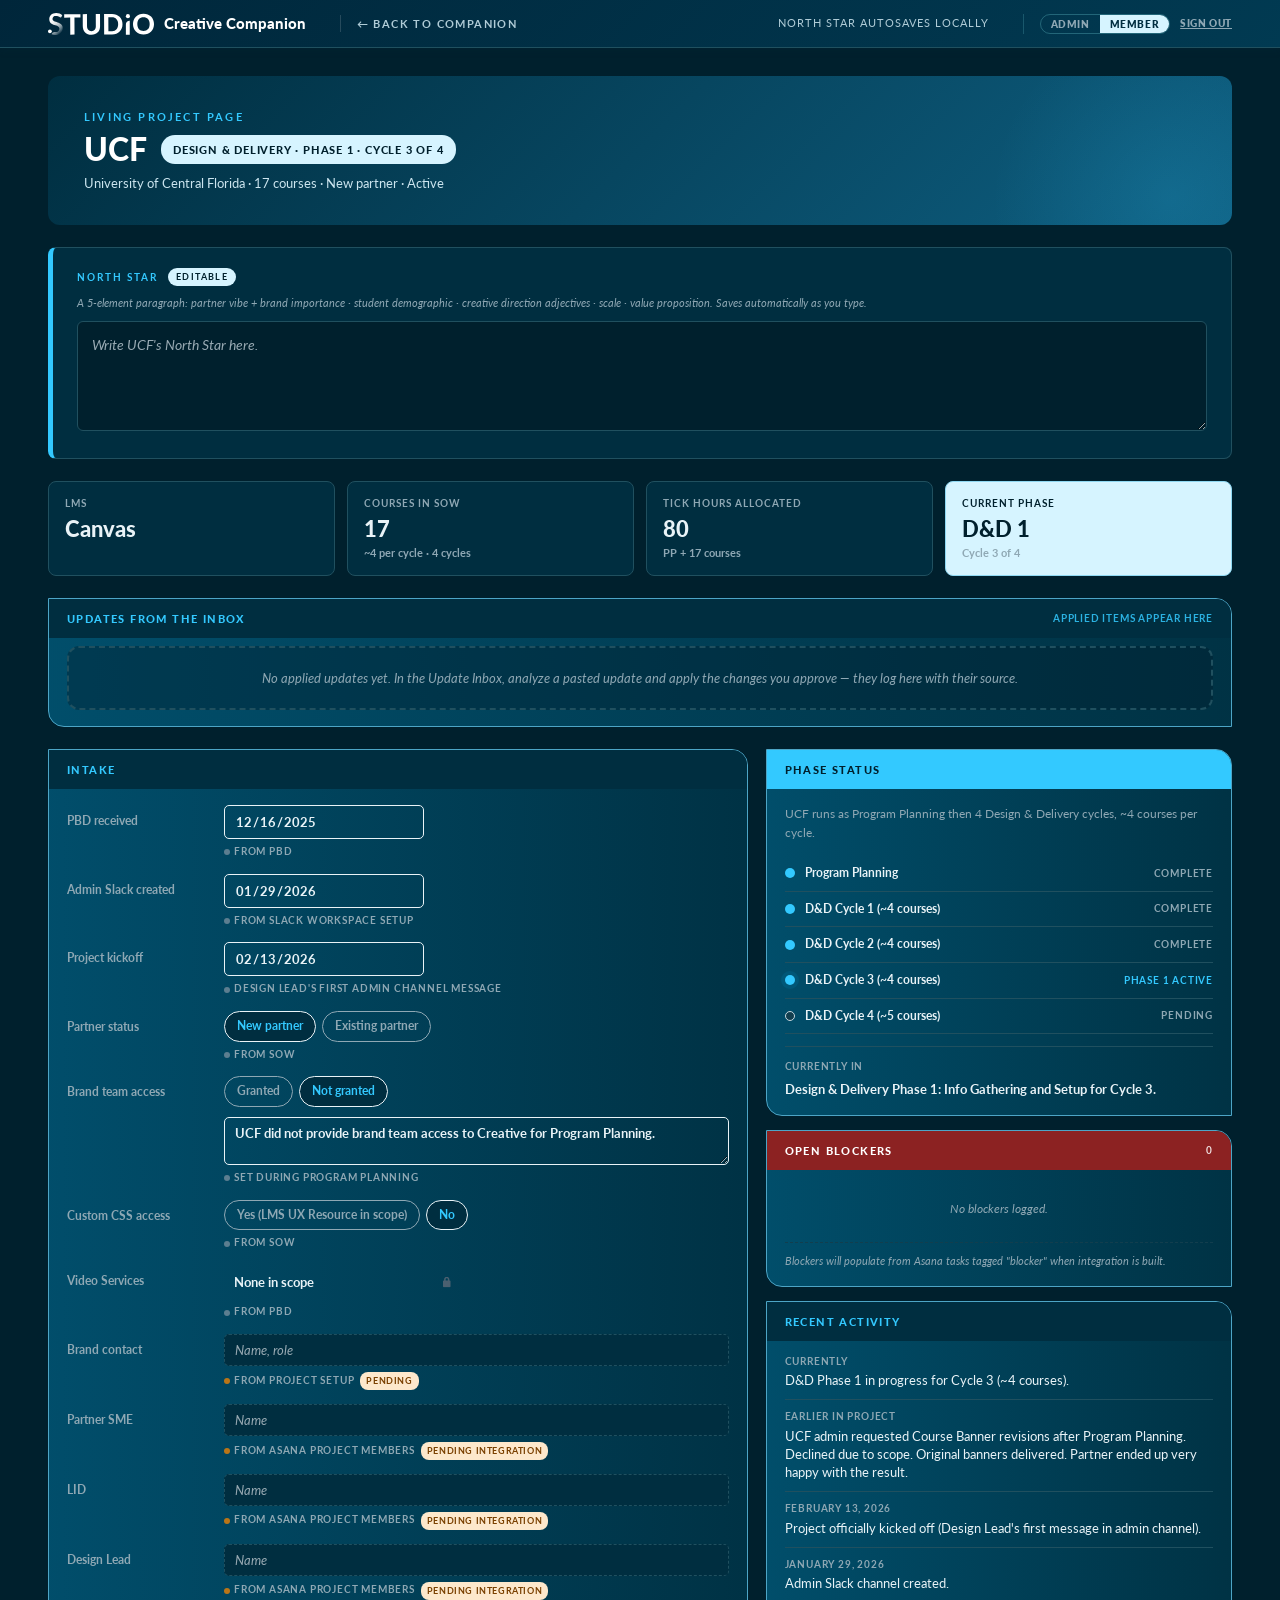
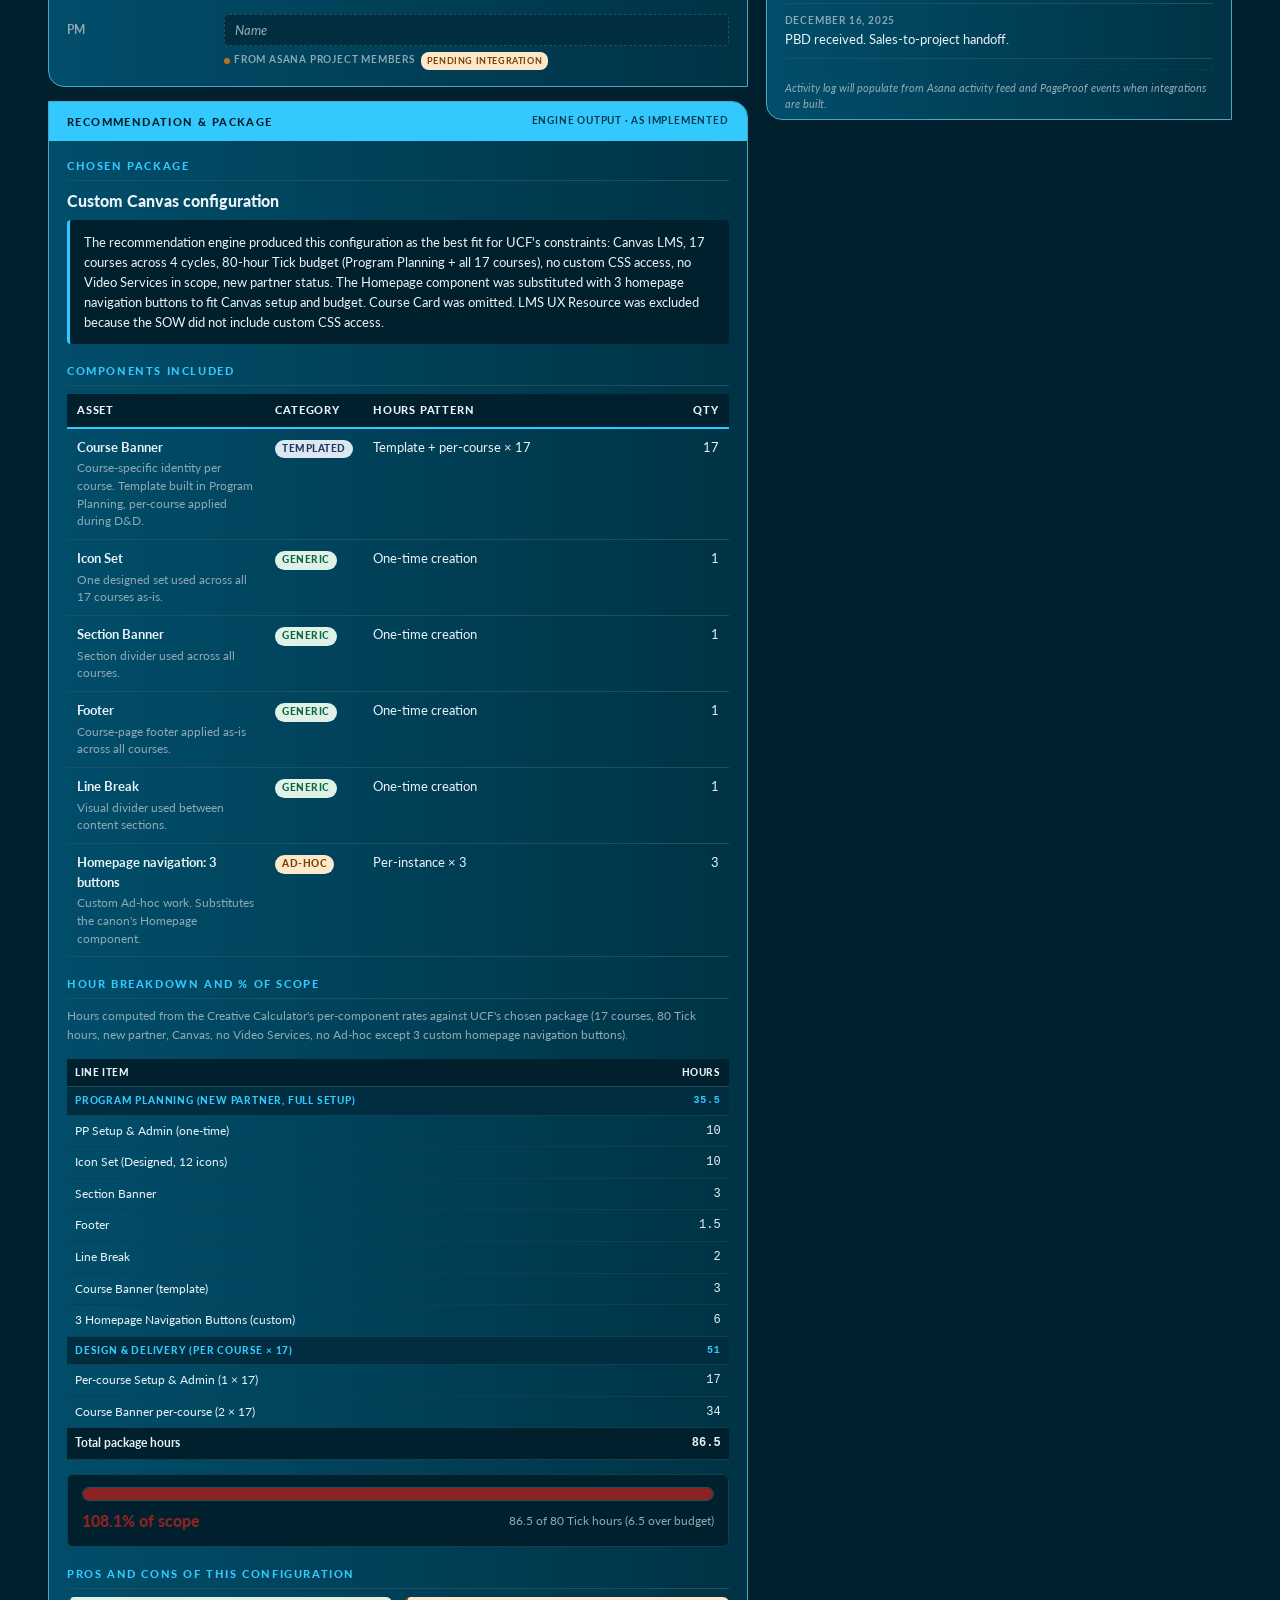
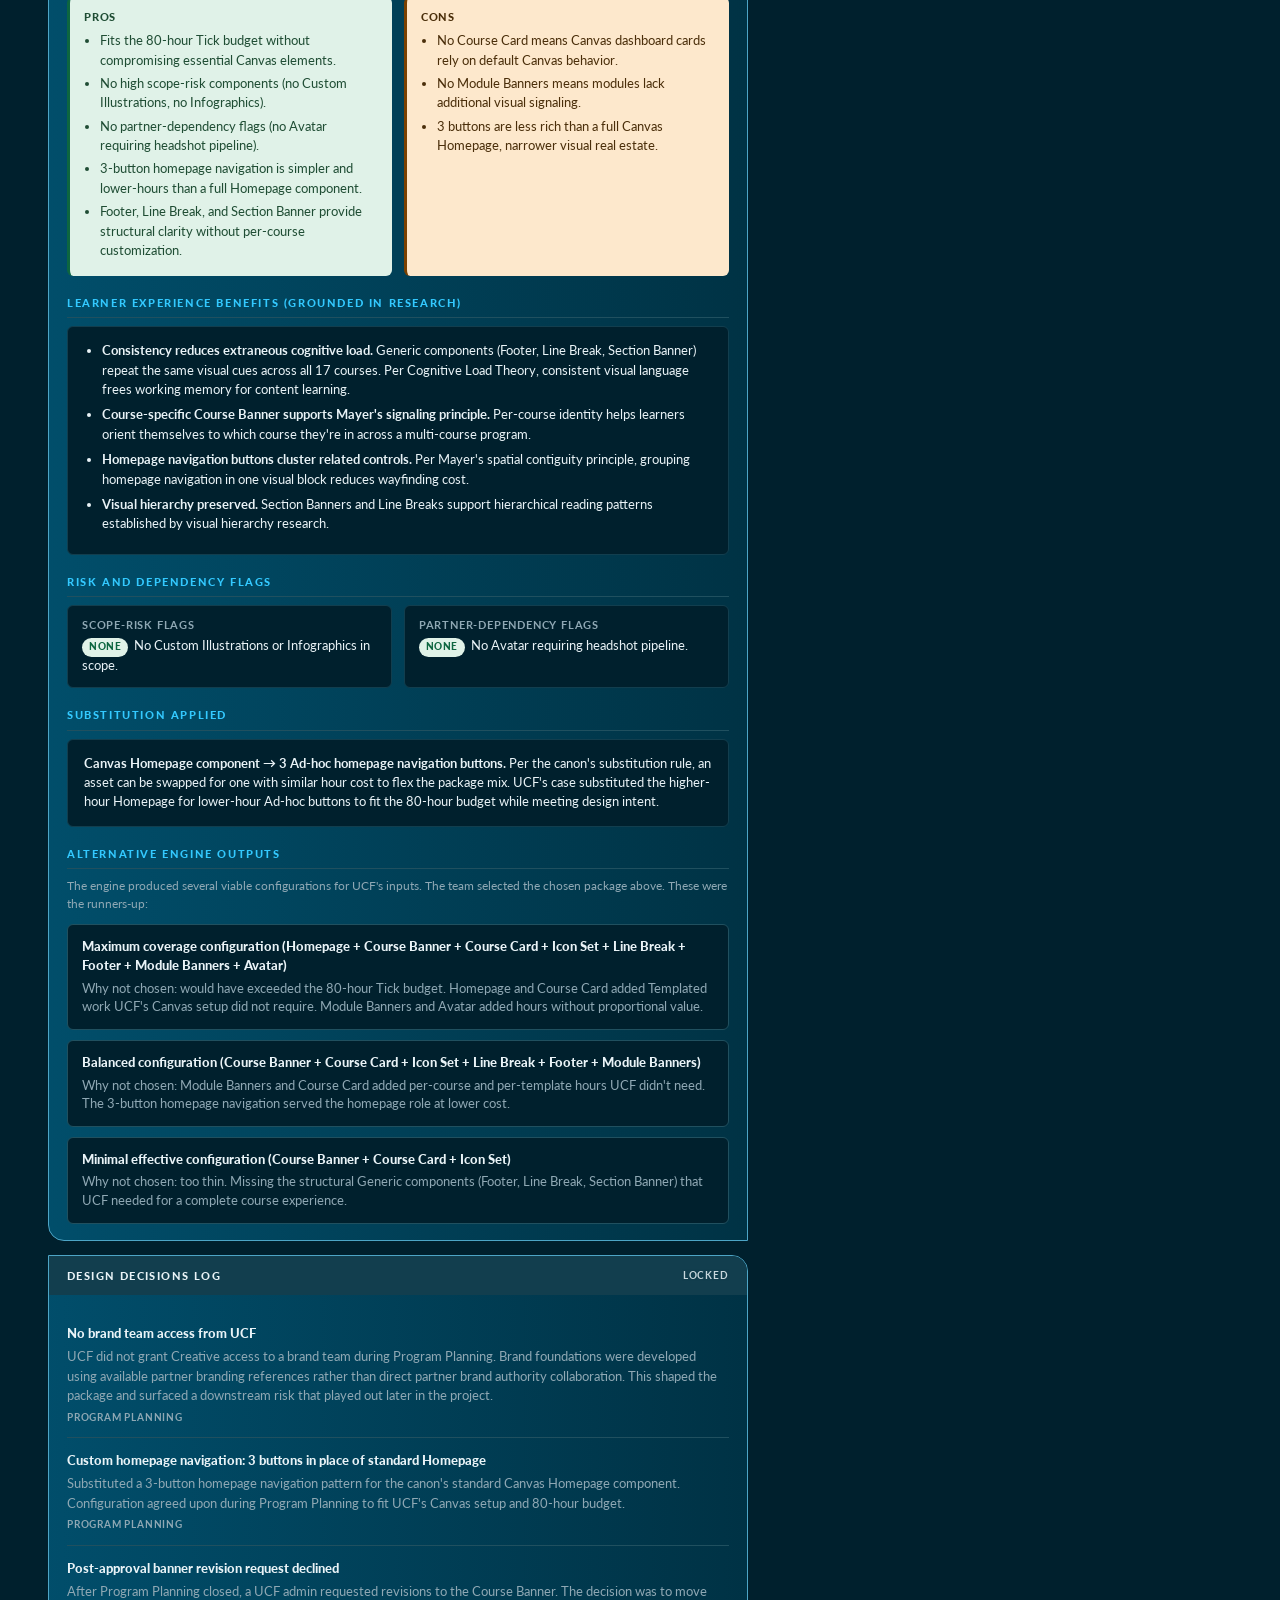
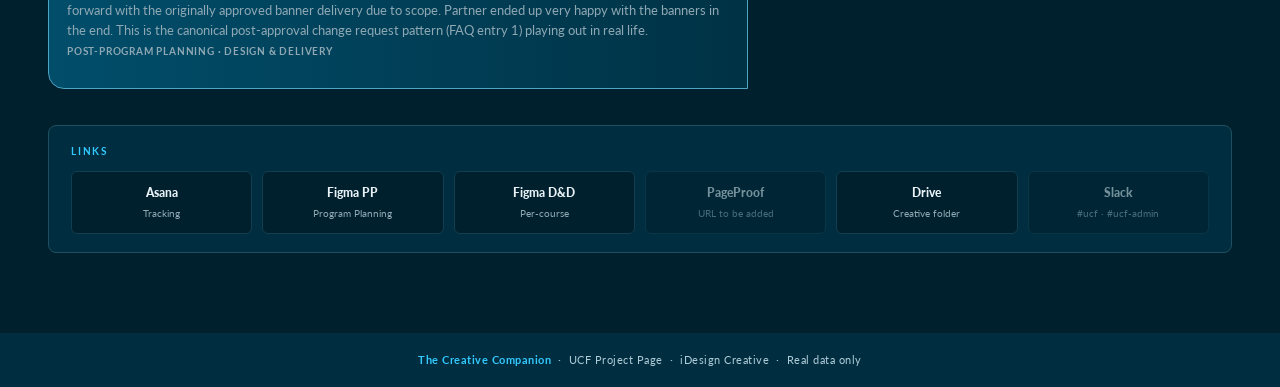
<file: Projects/UCF.html>
<!DOCTYPE html>
<html lang="en">
<head>
<meta charset="UTF-8" />
<meta name="robots" content="noindex, nofollow" />
<meta name="viewport" content="width=device-width, initial-scale=1.0" />
<title>UCF · Studio | Creative Companion</title>
<link href="https://fonts.googleapis.com/css2?family=Lato:wght@300;400;700;900&display=swap" rel="stylesheet" />
<link rel="stylesheet" href="../assets/companion.css?v=7" />
<style>
  *, *::before, *::after { box-sizing: border-box; }
  body { font-family: 'Lato', system-ui, sans-serif; color: var(--text-body); background: var(--bg-soft); margin: 0; line-height: 1.55; }
  a { color: var(--blue); text-decoration: none; }
  a:hover { text-decoration: underline; }
  h1, h2, h3, h4 { color: var(--ink); font-weight: 900; line-height: 1.2; margin: 0; }
  p { margin: 0 0 0.85em; }
  :root {
    --navy: #002E40;
    --ink: #E9F3F7;
    --sub: #B3D9E7;
    --blue: #33C9FF;
    --cyan: #5CD4FF;
    --lime: #33C9FF;
    --slate: #5C7E90;
    --field: #00293A;
    --bg-card: #002E40;
    --bg-soft: #00202D;
    --bg-soft-2: #123E4E;
    --border: #20505F;
    --text-body: #E9F3F7;
    --text-muted: #8FA8B4;
    --shadow-sm: 0 1px 3px rgba(0,10,18,0.30);
    --shadow-md: 0 2px 14px rgba(0,10,18,0.40);
    --shadow-lg: 0 4px 24px rgba(0,10,18,0.50);
    --radius: 8px;
    --radius-lg: 12px;
  }

  /* ── Top nav ───────────────────────────────────────────── */
  .topnav { background: var(--navy); position: sticky; top: 0; z-index: 100; box-shadow: 0 2px 8px rgba(0,46,64,0.20); }
  .topnav-inner { max-width: 1240px; margin: 0 auto; padding: 12px 28px; display: flex; align-items: center; gap: 18px; flex-wrap: wrap; }
  .brand { display: flex; align-items: center; gap: 10px; text-decoration: none; }
  .brand-mark { width: 28px; height: 28px; background: var(--lime); color: var(--ink); border-radius: 6px; display: flex; align-items: center; justify-content: center; font-weight: 900; font-size: 14px; }
  .brand-wordmark { color: #fff; font-size: 15px; font-weight: 900; }
  .brand-wordmark .accent { color: var(--lime); }
  .back-link { margin-left: 16px; color: #B0CCD7; font-size: 11px; text-transform: uppercase; letter-spacing: 1.4px; font-weight: 700; padding-left: 16px; border-left: 1px solid rgba(255,255,255,0.15); }
  .back-link:hover { color: var(--lime); text-decoration: none; }
  .save-state { margin-left: auto; font-size: 10.5px; color: #B0CCD7; text-transform: uppercase; letter-spacing: 1px; }
  .save-state.saved { color: var(--lime); }

  .container { max-width: 1240px; margin: 0 auto; padding: 0 28px 80px; }

  /* ── Partner header ────────────────────────────────────── */
  .partner-header { background: linear-gradient(135deg, #002E40 0%, #0E5E80 100%); color: #fff; padding: 32px 36px; margin: 28px 0 22px; border-radius: 12px; position: relative; overflow: hidden; }
  .partner-header::after { content: ''; position: absolute; top: -40%; right: -10%; width: 360px; height: 360px; background: radial-gradient(circle, rgba(51,201,255,0.14) 0%, transparent 70%); pointer-events: none; }
  .ph-eyebrow { font-size: 11px; font-weight: 700; text-transform: uppercase; letter-spacing: 2.2px; color: var(--lime); margin-bottom: 8px; }
  .ph-name-row { display: flex; align-items: center; gap: 14px; margin-bottom: 8px; flex-wrap: wrap; }
  .ph-name { font-size: 32px; font-weight: 900; color: #fff; line-height: 1; }
  .ph-status-pill { background: var(--lime); color: var(--ink); padding: 6px 12px; border-radius: 14px; font-size: 11px; font-weight: 900; text-transform: uppercase; letter-spacing: 0.8px; }
  .ph-meta { font-size: 13px; color: #CCE5EF; margin-top: 6px; }

  /* ── North Star (editable) ─────────────────────────────── */
  .north-star-card { background: var(--bg-card); border: 1px solid var(--border); border-left: 5px solid var(--lime); border-radius: 8px; padding: 20px 24px; margin-bottom: 22px; }
  .ns-label-row { display: flex; align-items: center; margin-bottom: 8px; gap: 10px; }
  .ns-label { font-size: 10px; font-weight: 700; color: var(--blue); text-transform: uppercase; letter-spacing: 2px; }
  .ns-editable-tag { font-size: 9px; font-weight: 700; color: #2A6B40; background: #E0F2E8; text-transform: uppercase; letter-spacing: 1.4px; padding: 2px 8px; border-radius: 10px; }
  .ns-help { font-size: 11px; color: var(--text-muted); margin-bottom: 10px; font-style: italic; }
  .ns-input { width: 100%; min-height: 110px; padding: 12px 14px; border: 1px solid var(--border); border-radius: 6px; font-family: inherit; font-size: 13.5px; line-height: 1.65; color: var(--text-body); resize: vertical; background: var(--bg-soft); }
  .ns-input:focus { outline: none; border-color: var(--blue); background: var(--field); box-shadow: 0 0 0 3px rgba(1,127,174,0.10); }

  /* ── Quick Facts (display) ─────────────────────────────── */
  .stats-row { display: grid; grid-template-columns: repeat(4, 1fr); gap: 12px; margin-bottom: 22px; }
  .stat-card { background: var(--bg-card); border: 1px solid var(--border); border-radius: 8px; padding: 14px 16px; }
  .stat-card.highlight { background: var(--lime); border-color: #4DA5C6; }
  .stat-card.highlight .stat-label, .stat-card.highlight .stat-value { color: var(--ink); }
  .stat-label { font-size: 10px; color: var(--text-muted); text-transform: uppercase; letter-spacing: 1px; font-weight: 700; margin-bottom: 6px; display: block; }
  .stat-value { font-size: 22px; font-weight: 900; color: var(--ink); line-height: 1; }
  .stat-sub { font-size: 11px; color: var(--text-muted); font-weight: 700; margin-top: 4px; }

  /* ── Main grid + blocks ────────────────────────────────── */
  .main-grid { display: grid; grid-template-columns: 1.5fr 1fr; gap: 18px; margin-bottom: 22px; }
  .block { background: var(--bg-card); border: 1px solid var(--border); border-radius: 8px; margin-bottom: 14px; overflow: hidden; }
  .block-header { padding: 11px 18px; color: #fff; font-size: 11px; font-weight: 900; text-transform: uppercase; letter-spacing: 1.4px; display: flex; align-items: center; gap: 10px; }
  .block-header .meta { margin-left: auto; font-size: 10px; font-weight: 700; letter-spacing: 0.8px; opacity: 0.85; }
  .block-body { padding: 16px 18px; }
  .block-h-navy { background: var(--navy); color: var(--lime); }
  .block-h-blue { background: var(--blue); color: #00202D; }
  .block-h-slate { background: #123E4E; color: #E9F3F7; }
  .block-h-red { background: #8C2222; }

  /* ── FORM FIELDS ───────────────────────────────────────── */
  .form-grid { display: grid; grid-template-columns: 1fr; gap: 14px; }
  .field { display: grid; grid-template-columns: 145px 1fr; gap: 12px; align-items: start; }
  .field-label { font-size: 12px; color: var(--text-muted); padding-top: 7px; font-weight: 700; }
  .field-control { display: flex; flex-direction: column; gap: 4px; }

  /* Base input styling */
  input[type="text"], input[type="date"], input[type="number"], select, textarea {
    font-family: inherit;
    font-size: 13px;
    color: var(--text-body);
    background: var(--field);
    border: 1px solid var(--border);
    border-radius: 5px;
    padding: 7px 10px;
    width: 100%;
    transition: border-color 0.15s, background 0.15s, box-shadow 0.15s;
  }
  input::placeholder, textarea::placeholder { color: #98AAB3; font-style: italic; }
  select { appearance: none; background-image: url("data:image/svg+xml,%3Csvg xmlns='http://www.w3.org/2000/svg' viewBox='0 0 12 12'%3E%3Cpath fill='%234A6070' d='M6 9L1.5 4.5l1-1L6 7l3.5-3.5 1 1z'/%3E%3C/svg%3E"); background-repeat: no-repeat; background-position: right 10px center; background-size: 11px; padding-right: 28px; cursor: pointer; }
  input[type="date"] { max-width: 200px; }
  input[type="number"] { max-width: 140px; }
  select { max-width: 240px; }

  /* Editable inputs */
  .field.editable input:not([readonly]):focus,
  .field.editable select:not([disabled]):focus,
  .field.editable textarea:not([readonly]):focus {
    outline: none;
    border-color: var(--blue);
    box-shadow: 0 0 0 3px rgba(1,127,174,0.10);
  }

  /* Locked inputs (filled, readonly) */
  .field.locked input[readonly],
  .field.locked textarea[readonly] {
    background: var(--bg-locked);
    color: var(--ink);
    border-color: var(--border-locked);
    cursor: default;
    font-weight: 700;
  }
  .field.locked input[readonly]:focus,
  .field.locked textarea[readonly]:focus { outline: none; box-shadow: none; }
  /* Lock affordance for select inputs styled as read-only div */
  .field.locked .select-locked {
    background: var(--bg-locked);
    color: var(--ink);
    border: 1px solid var(--border-locked);
    border-radius: 5px;
    padding: 7px 28px 7px 10px;
    font-size: 13px;
    font-weight: 700;
    max-width: 240px;
    position: relative;
  }
  .field.locked .select-locked::after {
    content: '';
    position: absolute;
    right: 10px;
    top: 50%;
    transform: translateY(-50%);
    width: 11px;
    height: 11px;
    background-image: url("data:image/svg+xml,%3Csvg xmlns='http://www.w3.org/2000/svg' viewBox='0 0 12 14'%3E%3Cpath fill='%234A6070' d='M9 5h-.5V3.5C8.5 1.6 6.9 0 5 0S1.5 1.6 1.5 3.5V5H1c-.5 0-1 .5-1 1v7c0 .5.5 1 1 1h8c.5 0 1-.5 1-1V6c0-.5-.5-1-1-1zM6.5 5h-3V3.5C3.5 2.7 4.2 2 5 2s1.5.7 1.5 1.5V5z'/%3E%3C/svg%3E");
    background-repeat: no-repeat;
    background-size: contain;
  }

  /* Pending inputs (empty, awaiting integration) */
  .field.pending input,
  .field.pending textarea {
    background: var(--bg-card);
    border-color: var(--border);
    border-style: dashed;
    color: var(--text-muted);
  }
  .field.pending input:focus, .field.pending textarea:focus { outline: none; }

  /* Radio group */
  .radio-group { display: flex; gap: 6px; flex-wrap: wrap; }
  .radio-pill { position: relative; display: inline-flex; align-items: center; }
  .radio-pill input[type="radio"] { position: absolute; opacity: 0; width: 0; height: 0; }
  .radio-pill label { display: inline-block; padding: 5px 12px; border: 1px solid var(--border); border-radius: 18px; background: var(--field); cursor: pointer; font-size: 12px; font-weight: 700; color: var(--text-muted); transition: all 0.15s; }
  .radio-pill input[type="radio"]:checked + label { background: var(--navy); color: var(--lime); border-color: var(--ink); }
  /* Locked radio: show only the selected pill styled */
  .field.locked .radio-pill input[type="radio"]:disabled + label { background: var(--navy); color: var(--lime); border-color: var(--ink); cursor: default; opacity: 1; }
  .field.locked .radio-pill input[type="radio"]:disabled:not(:checked) + label { background: var(--bg-locked); color: var(--text-muted); border-color: var(--border-locked); }

  /* Source attribution + status pills */
  .field-source { display: flex; align-items: center; gap: 6px; margin-top: 2px; }
  .source-pill { display: inline-flex; align-items: center; gap: 4px; font-size: 9.5px; color: var(--text-muted); text-transform: uppercase; letter-spacing: 0.8px; font-weight: 700; }
  .source-pill .dot { width: 6px; height: 6px; border-radius: 50%; }
  .source-pill.locked .dot { background: var(--slate); }
  .source-pill.pending .dot { background: #BA7517; }
  .pending-badge { font-size: 9px; font-weight: 700; padding: 2px 6px; border-radius: 8px; background: #FDE8CC; color: #7A4000; text-transform: uppercase; letter-spacing: 0.6px; }
  .locked-badge { font-size: 9px; font-weight: 700; padding: 2px 6px; border-radius: 8px; background: var(--bg-locked); color: var(--slate); text-transform: uppercase; letter-spacing: 0.6px; }

  .pill { display: inline-block; padding: 2px 7px; border-radius: 10px; font-size: 9.5px; font-weight: 900; text-transform: uppercase; letter-spacing: 0.5px; }
  .pill-generic { background: #E0F2E8; color: #0D6640; }
  .pill-templated { background: #DDE7F2; color: #1E3A5C; }
  .pill-adhoc { background: #FDE8CC; color: #7A4000; }
  .pill-warn { background: #F8DDDD; color: #8C2222; }
  .pill-ok { background: #E0F2E8; color: #0D6640; }
  .pill-lime { background: var(--lime); color: var(--ink); }

  /* ── Recommendation block ──────────────────────────────── */
  .reco-section-title { font-size: 11px; font-weight: 900; color: var(--blue); text-transform: uppercase; letter-spacing: 1.6px; margin: 18px 0 8px; padding-bottom: 6px; border-bottom: 1px solid var(--border); }
  .reco-section-title:first-child { margin-top: 0; }
  .reco-package-name { font-size: 16px; color: var(--ink); font-weight: 900; margin-bottom: 6px; }
  .reco-rationale { background: var(--bg-soft); border-left: 3px solid var(--lime); padding: 12px 14px; border-radius: 4px; font-size: 13px; line-height: 1.55; margin-bottom: 14px; }
  .reco-asset-table { width: 100%; border-collapse: collapse; font-size: 12.5px; margin-bottom: 12px; }
  .reco-asset-table th { text-align: left; background: var(--bg-soft); color: var(--ink); font-size: 10.5px; font-weight: 900; text-transform: uppercase; letter-spacing: 0.8px; padding: 8px 10px; border-bottom: 2px solid var(--blue); }
  .reco-asset-table th:last-child, .reco-asset-table td:last-child { text-align: right; }
  .reco-asset-table td { padding: 9px 10px; border-bottom: 1px solid var(--border); vertical-align: top; }
  .reco-asset-table .asset-name { font-weight: 700; color: var(--ink); }
  .reco-asset-table .asset-note { font-size: 11.5px; color: var(--text-muted); font-weight: 400; margin-top: 2px; }
  .total-bar { background: var(--navy); color: #fff; padding: 12px 16px; border-radius: 6px; margin: 14px 0; display: flex; align-items: center; gap: 10px; font-size: 13px; flex-wrap: wrap; }
  .total-bar .label { font-weight: 700; }
  .total-bar .num { margin-left: 10px; font-size: 18px; font-weight: 900; color: var(--lime); }
  .total-bar .meta { margin-left: auto; font-size: 10.5px; color: #B0CCD7; }
  .calculator-note { background: var(--bg-soft); border: 1px dashed var(--bg-soft-2); padding: 10px 12px; border-radius: 4px; font-size: 11.5px; color: var(--text-muted); font-style: italic; margin-bottom: 14px; }
  .proscons { display: grid; grid-template-columns: 1fr 1fr; gap: 12px; margin-bottom: 12px; }
  .pros, .cons { padding: 12px 14px; border-radius: 6px; font-size: 12.5px; line-height: 1.55; }
  .pros { background: #E0F2E8; border-left: 3px solid #0D6640; color: #1F4D34; }
  .cons { background: #FDE8CC; border-left: 3px solid #7A4000; color: #4A2E0A; }
  .pros .title, .cons .title { font-size: 10.5px; font-weight: 900; text-transform: uppercase; letter-spacing: 0.8px; margin-bottom: 6px; }
  .pros ul, .cons ul { margin: 0; padding-left: 16px; }
  .pros li, .cons li { margin-bottom: 4px; }
  .lex-card { background: var(--bg-soft); border: 1px solid var(--bg-soft-2); border-radius: 6px; padding: 14px 16px; margin-bottom: 14px; }
  .lex-card ul { font-size: 12.5px; line-height: 1.55; margin: 0; padding-left: 18px; }
  .lex-card li { margin-bottom: 6px; color: var(--text-body); }
  .lex-card li strong { color: var(--ink); }
  .flags-row { display: grid; grid-template-columns: 1fr 1fr; gap: 12px; margin-bottom: 14px; }
  .flag-item { padding: 12px 14px; border-radius: 6px; font-size: 12.5px; line-height: 1.5; background: var(--bg-soft); border: 1px solid var(--bg-soft-2); }
  .flag-item .flag-label { display: block; font-size: 10.5px; color: var(--text-muted); text-transform: uppercase; letter-spacing: 0.8px; font-weight: 700; margin-bottom: 4px; }
  .alt-list { display: flex; flex-direction: column; gap: 10px; }
  .alt-row { padding: 12px 14px; background: var(--bg-soft); border: 1px solid var(--border); border-radius: 6px; font-size: 12.5px; }
  .alt-row .alt-name { color: var(--ink); font-weight: 900; margin-bottom: 4px; }
  .alt-row .alt-why { color: var(--text-muted); line-height: 1.5; }

  /* ── Hour breakdown ────────────────────────────────────── */
  .ucf-rates { background: var(--bg-soft); border: 1px solid var(--bg-soft-2); border-radius: 6px; padding: 14px; margin-bottom: 14px; }
  .ucf-rates h5 { font-size: 11px; color: var(--ink); margin: 0 0 4px; text-transform: uppercase; letter-spacing: 1px; font-weight: 900; }
  .ucf-rates .help { font-size: 10.5px; color: var(--text-muted); font-style: italic; margin-bottom: 10px; }
  .ucf-rate-grid { display: grid; grid-template-columns: 1fr 1fr; gap: 6px 14px; }
  .ucf-rate-field { display: grid; grid-template-columns: 1fr 70px; gap: 6px; align-items: center; }
  .ucf-rate-field label { font-size: 11px; color: var(--text-muted); }
  .ucf-rate-field input { font-family: inherit; font-size: 12px; padding: 5px 8px; border: 1px solid var(--border); border-radius: 4px; background: var(--field); text-align: right; }
  .ucf-rate-field input:focus { outline: none; border-color: var(--blue); box-shadow: 0 0 0 2px rgba(1,127,174,0.10); }
  .ucf-breakdown { width: 100%; border-collapse: collapse; font-size: 12px; margin: 0 0 14px; }
  .ucf-breakdown th { text-align: left; background: var(--bg-soft); color: var(--ink); font-size: 10px; font-weight: 900; text-transform: uppercase; letter-spacing: 0.6px; padding: 6px 8px; border-bottom: 1px solid var(--border); }
  .ucf-breakdown th:last-child { text-align: right; }
  .ucf-breakdown td { padding: 6px 8px; border-bottom: 1px solid var(--bg-soft-2); }
  .ucf-breakdown td:last-child { text-align: right; font-family: 'Courier New', monospace; }
  .ucf-breakdown tr.subtotal td { font-weight: 700; background: var(--bg-soft); }
  .ucf-breakdown tr.macro td { background: var(--navy); color: var(--lime); font-weight: 900; text-transform: uppercase; letter-spacing: 0.8px; font-size: 10px; }
  .ucf-breakdown tr.macro td:last-child { text-align: right; }
  .ucf-scope { background: var(--bg-soft); border: 1px solid var(--bg-soft-2); border-radius: 6px; padding: 12px 14px; margin-top: 10px; }
  .ucf-scope-meter { background: var(--field); border-radius: 10px; overflow: hidden; height: 14px; border: 1px solid var(--border); margin-bottom: 8px; }
  .ucf-scope-fill { height: 100%; transition: width 0.2s; }
  .ucf-scope-fill.ok { background: #0D6640; }
  .ucf-scope-fill.warn { background: #BA7517; }
  .ucf-scope-fill.over { background: #8C2222; }
  .ucf-scope-row { display: flex; align-items: center; gap: 10px; font-size: 12px; }
  .ucf-scope-num { font-weight: 900; font-size: 16px; color: var(--ink); }
  .ucf-scope-num.over { color: #8C2222; }
  .ucf-scope-detail { color: var(--text-muted); margin-left: auto; }

  /* ── Decisions (display only) ──────────────────────────── */
  .decision { padding: 12px 0; border-bottom: 1px solid var(--border); font-size: 13px; }
  .decision:last-child { border-bottom: none; }
  .decision .title { color: var(--ink); font-weight: 900; margin-bottom: 4px; }
  .decision .rationale { color: var(--text-muted); line-height: 1.5; }
  .decision .meta { font-size: 10px; color: var(--text-muted); margin-top: 4px; text-transform: uppercase; letter-spacing: 0.8px; font-weight: 700; }

  /* ── Cycle tracker ─────────────────────────────────────── */
  .cycle-row { display: flex; align-items: center; gap: 10px; padding: 8px 0; border-bottom: 1px solid var(--border); font-size: 12px; }
  .cycle-row:last-child { border-bottom: none; }
  .cycle-dot { width: 10px; height: 10px; border-radius: 50%; flex-shrink: 0; }
  .cycle-dot.done { background: var(--lime); }
  .cycle-dot.active { background: var(--blue); box-shadow: 0 0 0 4px rgba(1,127,174,0.2); }
  .cycle-dot.pending { background: var(--bg-soft-2); border: 1px solid #C5D5DC; }
  .cycle-label { flex: 1; color: var(--text-body); font-weight: 700; }
  .cycle-status { font-size: 10px; color: var(--text-muted); text-transform: uppercase; letter-spacing: 0.8px; font-weight: 700; }

  /* ── Blockers + Activity ───────────────────────────────── */
  .activity-item { padding: 9px 0; border-bottom: 1px solid var(--border); }
  .activity-item:last-child { border-bottom: none; }
  .activity-date { font-size: 10px; color: var(--text-muted); text-transform: uppercase; letter-spacing: 0.8px; font-weight: 700; margin-bottom: 3px; }
  .activity-text { font-size: 12.5px; color: var(--text-body); line-height: 1.45; }
  .empty-note { color: var(--text-muted); font-size: 12px; font-style: italic; text-align: center; padding: 14px 6px; }
  .integration-note { font-size: 10.5px; color: var(--text-muted); margin-top: 10px; padding-top: 10px; border-top: 1px dashed var(--bg-soft-2); font-style: italic; }

  /* ── Links band ────────────────────────────────────────── */
  .links-band { background: var(--bg-card); border: 1px solid var(--border); border-radius: 8px; padding: 18px 22px; }
  .links-label { font-size: 10px; font-weight: 700; color: var(--blue); text-transform: uppercase; letter-spacing: 1.8px; margin-bottom: 12px; }
  .links-grid { display: grid; grid-template-columns: repeat(6, 1fr); gap: 10px; }
  .link-card { background: var(--bg-soft); border: 1px solid var(--bg-soft-2); padding: 12px; border-radius: 6px; text-align: center; color: var(--ink); text-decoration: none; transition: border-color 0.15s, box-shadow 0.15s; }
  .link-card:hover { border-color: var(--blue); box-shadow: var(--shadow-sm); text-decoration: none; }
  .link-card.pending { opacity: 0.5; cursor: default; }
  .link-card.pending:hover { border-color: var(--bg-soft-2); box-shadow: none; }
  .link-name { font-size: 12px; font-weight: 900; margin-bottom: 3px; }
  .link-sub { font-size: 10px; color: var(--text-muted); }

  .footer { background: var(--navy); color: #B0CCD7; text-align: center; padding: 18px; font-size: 11px; letter-spacing: 0.5px; }
  .footer strong { color: var(--lime); }

  @media (max-width: 980px) {
    .stats-row { grid-template-columns: 1fr 1fr; }
    .main-grid { grid-template-columns: 1fr; }
    .links-grid { grid-template-columns: repeat(3, 1fr); }
    .proscons, .flags-row { grid-template-columns: 1fr; }
    .ph-name { font-size: 24px; }
    .partner-header { padding: 22px; }
    .field { grid-template-columns: 1fr; gap: 4px; }
    .field-label { padding-top: 0; }
  }

  /* ===== Dark Studio restyle ===== */
  .studio-logo{height:22px;width:auto;display:block}
  body{background:var(--bg-soft);color:var(--text-body)}
  h1,h2,h3,h4{color:var(--ink)}
  a{color:var(--blue)}
  .topnav,.masthead,header.site{background:linear-gradient(135deg,#00263A,#013A52);border-bottom:1px solid var(--border)}
  .card,.block,.panel{background:linear-gradient(90deg,rgba(1,80,110,.95) 0%,rgba(0,51,70,.95) 100%);border:1px solid #4DA5C6;border-radius:0 16px 0 16px}
  input,select,textarea{background:var(--field);color:var(--text-body);border-color:var(--border)}
  .tag-lime{color:#002E40}
  /* contrast fix — navy ink on cerulean/lime/cyan fills (Studio rule) */
  .tag-blue,.tag-cyan,.tag-lime,.pill-lime,.sc-icon-2,.sc-icon-3,.phase-num,.faq-tier-num,.nav-tab.active{color:#00202D !important}
  /* lime-fill contrast (per-page variants) */
  .ph-status-pill,.stat-card.highlight,.stat-card.highlight .stat-label,.stat-card.highlight .stat-value,.pill-lime,.brand-mark{color:#00202D !important}
  .ns-editable-tag{color:#00202D !important;background:#D6F4FF !important}
  /* family match: soft cerulean-20 fills, no bright lime */
  .tag-lime,.ph-status-pill,.stat-card.highlight,.pill-lime,.faq-tier-num,.pill-applied{background:#D6F4FF !important;color:#00202D !important;border-color:#8FD8F2 !important}
  .stat-card.highlight .stat-label,.stat-card.highlight .stat-value{color:#00202D !important}
</style>
</head>
<body data-cc-partner="UCF" data-cc-root="../">

<nav class="topnav" aria-label="Top navigation">
  <div class="topnav-inner">
    <a href="../index.html" class="brand">
      <img class="studio-logo" src="../Studio-logo-white.svg" alt="iDesign Studio">
      <span class="brand-wordmark">Creative Companion</span>
    </a>
    <a href="../index.html" class="back-link">&larr; Back to Companion</a>
    <span class="save-state" id="save-status">North Star autosaves locally</span>
  </div>
</nav>

<div class="container">

  <header class="partner-header">
    <div class="ph-eyebrow">Living Project Page</div>
    <div class="ph-name-row">
      <span class="ph-name">UCF</span>
      <span class="ph-status-pill">Design &amp; Delivery · Phase 1 · Cycle 3 of 4</span>
    </div>
    <div class="ph-meta">University of Central Florida · 17 courses · New partner · Active</div>
  </header>

  <div class="north-star-card">
    <div class="ns-label-row">
      <span class="ns-label">North Star</span>
      <span class="ns-editable-tag">Editable</span>
    </div>
    <div class="ns-help">A 5-element paragraph: partner vibe + brand importance · student demographic · creative direction adjectives · scale · value proposition. Saves automatically as you type.</div>
    <textarea class="ns-input" id="north-star" placeholder="Write UCF's North Star here."></textarea>
  </div>

  <div class="stats-row">
    <div class="stat-card">
      <div class="stat-label">LMS</div>
      <div class="stat-value">Canvas</div>
    </div>
    <div class="stat-card">
      <div class="stat-label">Courses in SOW</div>
      <div class="stat-value">17</div>
      <div class="stat-sub">~4 per cycle · 4 cycles</div>
    </div>
    <div class="stat-card">
      <div class="stat-label">Tick hours allocated</div>
      <div class="stat-value">80</div>
      <div class="stat-sub">PP + 17 courses</div>
    </div>
    <div class="stat-card highlight">
      <div class="stat-label">Current phase</div>
      <div class="stat-value">D&amp;D 1</div>
      <div class="stat-sub">Cycle 3 of 4</div>
    </div>
  </div>

  <div class="block" style="margin-bottom:22px">
  <div class="block-header block-h-navy">Updates from the Inbox <span class="meta">Applied items appear here</span></div>
  <div class="block-body" style="padding-top:8px"><div id="cc-partner-feed"></div></div>
</div>
<div class="main-grid">

    <div>

      <div class="block">
        <div class="block-header block-h-navy">Intake</div>
        <div class="block-body">

          <div class="form-grid">

            <div class="field locked">
              <label class="field-label">PBD received</label>
              <div class="field-control">
                <input type="date" value="2025-12-16" readonly />
                <div class="field-source"><span class="source-pill locked"><span class="dot"></span>From PBD</span></div>
              </div>
            </div>

            <div class="field locked">
              <label class="field-label">Admin Slack created</label>
              <div class="field-control">
                <input type="date" value="2026-01-29" readonly />
                <div class="field-source"><span class="source-pill locked"><span class="dot"></span>From Slack workspace setup</span></div>
              </div>
            </div>

            <div class="field locked">
              <label class="field-label">Project kickoff</label>
              <div class="field-control">
                <input type="date" value="2026-02-13" readonly />
                <div class="field-source"><span class="source-pill locked"><span class="dot"></span>Design Lead's first admin channel message</span></div>
              </div>
            </div>

            <div class="field locked">
              <label class="field-label">Partner status</label>
              <div class="field-control">
                <div class="radio-group">
                  <span class="radio-pill"><input type="radio" name="ps" disabled checked /><label>New partner</label></span>
                  <span class="radio-pill"><input type="radio" name="ps" disabled /><label>Existing partner</label></span>
                </div>
                <div class="field-source"><span class="source-pill locked"><span class="dot"></span>From SOW</span></div>
              </div>
            </div>

            <div class="field locked">
              <label class="field-label">Brand team access</label>
              <div class="field-control">
                <div class="radio-group">
                  <span class="radio-pill"><input type="radio" name="bt" disabled /><label>Granted</label></span>
                  <span class="radio-pill"><input type="radio" name="bt" disabled checked /><label>Not granted</label></span>
                </div>
                <textarea readonly rows="2" style="margin-top: 6px;">UCF did not provide brand team access to Creative for Program Planning.</textarea>
                <div class="field-source"><span class="source-pill locked"><span class="dot"></span>Set during Program Planning</span></div>
              </div>
            </div>

            <div class="field locked">
              <label class="field-label">Custom CSS access</label>
              <div class="field-control">
                <div class="radio-group">
                  <span class="radio-pill"><input type="radio" name="css" disabled /><label>Yes (LMS UX Resource in scope)</label></span>
                  <span class="radio-pill"><input type="radio" name="css" disabled checked /><label>No</label></span>
                </div>
                <div class="field-source"><span class="source-pill locked"><span class="dot"></span>From SOW</span></div>
              </div>
            </div>

            <div class="field locked">
              <label class="field-label">Video Services</label>
              <div class="field-control">
                <div class="select-locked">None in scope</div>
                <div class="field-source"><span class="source-pill locked"><span class="dot"></span>From PBD</span></div>
              </div>
            </div>

            <div class="field pending">
              <label class="field-label">Brand contact</label>
              <div class="field-control">
                <input type="text" placeholder="Name, role" />
                <div class="field-source"><span class="source-pill pending"><span class="dot"></span>From project setup</span> <span class="pending-badge">Pending</span></div>
              </div>
            </div>

            <div class="field pending">
              <label class="field-label">Partner SME</label>
              <div class="field-control">
                <input type="text" placeholder="Name" />
                <div class="field-source"><span class="source-pill pending"><span class="dot"></span>From Asana project members</span> <span class="pending-badge">Pending integration</span></div>
              </div>
            </div>

            <div class="field pending">
              <label class="field-label">LID</label>
              <div class="field-control">
                <input type="text" placeholder="Name" />
                <div class="field-source"><span class="source-pill pending"><span class="dot"></span>From Asana project members</span> <span class="pending-badge">Pending integration</span></div>
              </div>
            </div>

            <div class="field pending">
              <label class="field-label">Design Lead</label>
              <div class="field-control">
                <input type="text" placeholder="Name" />
                <div class="field-source"><span class="source-pill pending"><span class="dot"></span>From Asana project members</span> <span class="pending-badge">Pending integration</span></div>
              </div>
            </div>

            <div class="field pending">
              <label class="field-label">PM</label>
              <div class="field-control">
                <input type="text" placeholder="Name" />
                <div class="field-source"><span class="source-pill pending"><span class="dot"></span>From Asana project members</span> <span class="pending-badge">Pending integration</span></div>
              </div>
            </div>

          </div>

        </div>
      </div>

      <div class="block">
        <div class="block-header block-h-blue">Recommendation &amp; Package <span class="meta">Engine output · As implemented</span></div>
        <div class="block-body">

          <div class="reco-section-title">Chosen package</div>
          <div class="reco-package-name">Custom Canvas configuration</div>
          <div class="reco-rationale">
            The recommendation engine produced this configuration as the best fit for UCF's constraints: Canvas LMS, 17 courses across 4 cycles, 80-hour Tick budget (Program Planning + all 17 courses), no custom CSS access, no Video Services in scope, new partner status. The Homepage component was substituted with 3 homepage navigation buttons to fit Canvas setup and budget. Course Card was omitted. LMS UX Resource was excluded because the SOW did not include custom CSS access.
          </div>

          <div class="reco-section-title">Components included</div>
          <table class="reco-asset-table">
            <thead>
              <tr>
                <th style="width: 30%;">Asset</th>
                <th style="width: 14%;">Category</th>
                <th style="width: 32%;">Hours pattern</th>
                <th>Qty</th>
              </tr>
            </thead>
            <tbody>
              <tr>
                <td><div class="asset-name">Course Banner</div><div class="asset-note">Course-specific identity per course. Template built in Program Planning, per-course applied during D&amp;D.</div></td>
                <td><span class="pill pill-templated">Templated</span></td>
                <td>Template + per-course × 17</td>
                <td>17</td>
              </tr>
              <tr>
                <td><div class="asset-name">Icon Set</div><div class="asset-note">One designed set used across all 17 courses as-is.</div></td>
                <td><span class="pill pill-generic">Generic</span></td>
                <td>One-time creation</td>
                <td>1</td>
              </tr>
              <tr>
                <td><div class="asset-name">Section Banner</div><div class="asset-note">Section divider used across all courses.</div></td>
                <td><span class="pill pill-generic">Generic</span></td>
                <td>One-time creation</td>
                <td>1</td>
              </tr>
              <tr>
                <td><div class="asset-name">Footer</div><div class="asset-note">Course-page footer applied as-is across all courses.</div></td>
                <td><span class="pill pill-generic">Generic</span></td>
                <td>One-time creation</td>
                <td>1</td>
              </tr>
              <tr>
                <td><div class="asset-name">Line Break</div><div class="asset-note">Visual divider used between content sections.</div></td>
                <td><span class="pill pill-generic">Generic</span></td>
                <td>One-time creation</td>
                <td>1</td>
              </tr>
              <tr>
                <td><div class="asset-name">Homepage navigation: 3 buttons</div><div class="asset-note">Custom Ad-hoc work. Substitutes the canon's Homepage component.</div></td>
                <td><span class="pill pill-adhoc">Ad-hoc</span></td>
                <td>Per-instance × 3</td>
                <td>3</td>
              </tr>
            </tbody>
          </table>

          <div class="reco-section-title">Hour breakdown and % of scope</div>
          <p style="font-size: 12px; color: var(--text-muted); margin-bottom: 14px;">Hours computed from the Creative Calculator's per-component rates against UCF's chosen package (17 courses, 80 Tick hours, new partner, Canvas, no Video Services, no Ad-hoc except 3 custom homepage navigation buttons).</p>

          <table class="ucf-breakdown" id="ucf-breakdown-table"></table>

          <div class="ucf-scope" id="ucf-scope"></div>

          <div class="reco-section-title">Pros and cons of this configuration</div>
          <div class="proscons">
            <div class="pros">
              <div class="title">Pros</div>
              <ul>
                <li>Fits the 80-hour Tick budget without compromising essential Canvas elements.</li>
                <li>No high scope-risk components (no Custom Illustrations, no Infographics).</li>
                <li>No partner-dependency flags (no Avatar requiring headshot pipeline).</li>
                <li>3-button homepage navigation is simpler and lower-hours than a full Homepage component.</li>
                <li>Footer, Line Break, and Section Banner provide structural clarity without per-course customization.</li>
              </ul>
            </div>
            <div class="cons">
              <div class="title">Cons</div>
              <ul>
                <li>No Course Card means Canvas dashboard cards rely on default Canvas behavior.</li>
                <li>No Module Banners means modules lack additional visual signaling.</li>
                <li>3 buttons are less rich than a full Canvas Homepage, narrower visual real estate.</li>
              </ul>
            </div>
          </div>

          <div class="reco-section-title">Learner experience benefits (grounded in research)</div>
          <div class="lex-card">
            <ul>
              <li><strong>Consistency reduces extraneous cognitive load.</strong> Generic components (Footer, Line Break, Section Banner) repeat the same visual cues across all 17 courses. Per Cognitive Load Theory, consistent visual language frees working memory for content learning.</li>
              <li><strong>Course-specific Course Banner supports Mayer's signaling principle.</strong> Per-course identity helps learners orient themselves to which course they're in across a multi-course program.</li>
              <li><strong>Homepage navigation buttons cluster related controls.</strong> Per Mayer's spatial contiguity principle, grouping homepage navigation in one visual block reduces wayfinding cost.</li>
              <li><strong>Visual hierarchy preserved.</strong> Section Banners and Line Breaks support hierarchical reading patterns established by visual hierarchy research.</li>
            </ul>
          </div>

          <div class="reco-section-title">Risk and dependency flags</div>
          <div class="flags-row">
            <div class="flag-item">
              <span class="flag-label">Scope-risk flags</span>
              <span class="pill pill-ok">None</span> &nbsp;No Custom Illustrations or Infographics in scope.
            </div>
            <div class="flag-item">
              <span class="flag-label">Partner-dependency flags</span>
              <span class="pill pill-ok">None</span> &nbsp;No Avatar requiring headshot pipeline.
            </div>
          </div>

          <div class="reco-section-title">Substitution applied</div>
          <div class="lex-card" style="margin-bottom: 14px;">
            <div style="font-size: 12.5px; line-height: 1.55;"><strong>Canvas Homepage component → 3 Ad-hoc homepage navigation buttons.</strong> Per the canon's substitution rule, an asset can be swapped for one with similar hour cost to flex the package mix. UCF's case substituted the higher-hour Homepage for lower-hour Ad-hoc buttons to fit the 80-hour budget while meeting design intent.</div>
          </div>

          <div class="reco-section-title">Alternative engine outputs</div>
          <p style="font-size: 12px; color: var(--text-muted); margin-bottom: 10px;">The engine produced several viable configurations for UCF's inputs. The team selected the chosen package above. These were the runners-up:</p>
          <div class="alt-list">
            <div class="alt-row">
              <div class="alt-name">Maximum coverage configuration (Homepage + Course Banner + Course Card + Icon Set + Line Break + Footer + Module Banners + Avatar)</div>
              <div class="alt-why">Why not chosen: would have exceeded the 80-hour Tick budget. Homepage and Course Card added Templated work UCF's Canvas setup did not require. Module Banners and Avatar added hours without proportional value.</div>
            </div>
            <div class="alt-row">
              <div class="alt-name">Balanced configuration (Course Banner + Course Card + Icon Set + Line Break + Footer + Module Banners)</div>
              <div class="alt-why">Why not chosen: Module Banners and Course Card added per-course and per-template hours UCF didn't need. The 3-button homepage navigation served the homepage role at lower cost.</div>
            </div>
            <div class="alt-row">
              <div class="alt-name">Minimal effective configuration (Course Banner + Course Card + Icon Set)</div>
              <div class="alt-why">Why not chosen: too thin. Missing the structural Generic components (Footer, Line Break, Section Banner) that UCF needed for a complete course experience.</div>
            </div>
          </div>

        </div>
      </div>

      <div class="block">
        <div class="block-header block-h-slate">Design Decisions Log <span class="meta">Locked</span></div>
        <div class="block-body">

          <div class="decision">
            <div class="title">No brand team access from UCF</div>
            <div class="rationale">UCF did not grant Creative access to a brand team during Program Planning. Brand foundations were developed using available partner branding references rather than direct partner brand authority collaboration. This shaped the package and surfaced a downstream risk that played out later in the project.</div>
            <div class="meta">Program Planning</div>
          </div>

          <div class="decision">
            <div class="title">Custom homepage navigation: 3 buttons in place of standard Homepage</div>
            <div class="rationale">Substituted a 3-button homepage navigation pattern for the canon's standard Canvas Homepage component. Configuration agreed upon during Program Planning to fit UCF's Canvas setup and 80-hour budget.</div>
            <div class="meta">Program Planning</div>
          </div>

          <div class="decision">
            <div class="title">Post-approval banner revision request declined</div>
            <div class="rationale">After Program Planning closed, a UCF admin requested revisions to the Course Banner. The decision was to move forward with the originally approved banner delivery due to scope. Partner ended up very happy with the banners in the end. This is the canonical post-approval change request pattern (FAQ entry 1) playing out in real life.</div>
            <div class="meta">Post-Program Planning · Design &amp; Delivery</div>
          </div>

        </div>
      </div>

    </div>

    <div>

      <div class="block">
        <div class="block-header block-h-blue">Phase Status</div>
        <div class="block-body">
          <p style="font-size: 12px; color: var(--text-muted); margin: 0 0 14px;">UCF runs as Program Planning then 4 Design &amp; Delivery cycles, ~4 courses per cycle.</p>

          <div class="cycle-row"><div class="cycle-dot done"></div><div class="cycle-label">Program Planning</div><div class="cycle-status">Complete</div></div>
          <div class="cycle-row"><div class="cycle-dot done"></div><div class="cycle-label">D&amp;D Cycle 1 (~4 courses)</div><div class="cycle-status">Complete</div></div>
          <div class="cycle-row"><div class="cycle-dot done"></div><div class="cycle-label">D&amp;D Cycle 2 (~4 courses)</div><div class="cycle-status">Complete</div></div>
          <div class="cycle-row"><div class="cycle-dot active"></div><div class="cycle-label">D&amp;D Cycle 3 (~4 courses)</div><div class="cycle-status" style="color: var(--blue);">Phase 1 active</div></div>
          <div class="cycle-row"><div class="cycle-dot pending"></div><div class="cycle-label">D&amp;D Cycle 4 (~5 courses)</div><div class="cycle-status">Pending</div></div>

          <div style="margin-top: 12px; padding-top: 12px; border-top: 1px solid var(--border);">
            <div style="font-size: 10px; color: var(--text-muted); text-transform: uppercase; letter-spacing: 0.8px; font-weight: 700; margin-bottom: 4px;">Currently in</div>
            <div style="font-size: 13px; color: var(--ink); font-weight: 700;">Design &amp; Delivery Phase 1: Info Gathering and Setup for Cycle 3.</div>
          </div>
        </div>
      </div>

      <div class="block">
        <div class="block-header block-h-red">Open Blockers <span class="meta">0</span></div>
        <div class="block-body">
          <div class="empty-note">No blockers logged.</div>
          <div class="integration-note">Blockers will populate from Asana tasks tagged "blocker" when integration is built.</div>
        </div>
      </div>

      <div class="block">
        <div class="block-header block-h-navy">Recent Activity</div>
        <div class="block-body" style="padding-top: 4px; padding-bottom: 6px;">
          <div class="activity-item"><div class="activity-date">Currently</div><div class="activity-text">D&amp;D Phase 1 in progress for Cycle 3 (~4 courses).</div></div>
          <div class="activity-item"><div class="activity-date">Earlier in project</div><div class="activity-text">UCF admin requested Course Banner revisions after Program Planning. Declined due to scope. Original banners delivered. Partner ended up very happy with the result.</div></div>
          <div class="activity-item"><div class="activity-date">February 13, 2026</div><div class="activity-text">Project officially kicked off (Design Lead's first message in admin channel).</div></div>
          <div class="activity-item"><div class="activity-date">January 29, 2026</div><div class="activity-text">Admin Slack channel created.</div></div>
          <div class="activity-item"><div class="activity-date">December 16, 2025</div><div class="activity-text">PBD received. Sales-to-project handoff.</div></div>
          <div class="integration-note">Activity log will populate from Asana activity feed and PageProof events when integrations are built.</div>
        </div>
      </div>

    </div>

  </div>

  <div class="links-band">
    <div class="links-label">Links</div>
    <div class="links-grid">
      <a class="link-card" href="https://app.asana.com/1/1204155402839421/project/1212766208137733/list/1212796609980770" target="_blank" rel="noopener">
        <div class="link-name">Asana</div>
        <div class="link-sub">Tracking</div>
      </a>
      <a class="link-card" href="https://www.figma.com/design/aqCRsVUXDiBXDUqVuQFBKp/Program-Planning?m=auto&t=lujamh4X9z9WiEGM-6" target="_blank" rel="noopener">
        <div class="link-name">Figma PP</div>
        <div class="link-sub">Program Planning</div>
      </a>
      <a class="link-card" href="https://www.figma.com/design/RTODQPfzc2molJ3W1U5Q7s/Design---Delivery?m=auto&t=lujamh4X9z9WiEGM-6" target="_blank" rel="noopener">
        <div class="link-name">Figma D&amp;D</div>
        <div class="link-sub">Per-course</div>
      </a>
      <div class="link-card pending">
        <div class="link-name">PageProof</div>
        <div class="link-sub">URL to be added</div>
      </div>
      <a class="link-card" href="https://drive.google.com/drive/folders/1Ews38cRtztGZpW36FhzoKQcCmoQFkEJ8?usp=drive_link" target="_blank" rel="noopener">
        <div class="link-name">Drive</div>
        <div class="link-sub">Creative folder</div>
      </a>
      <div class="link-card pending">
        <div class="link-name">Slack</div>
        <div class="link-sub">#ucf · #ucf-admin</div>
      </div>
    </div>
  </div>

</div>

<footer class="footer">
  <strong>The Creative Companion</strong> &nbsp;·&nbsp; UCF Project Page &nbsp;·&nbsp; iDesign Creative &nbsp;·&nbsp; Real data only
</footer>

<script>
  const STATE_KEY = 'ucf-north-star-v1';
  const textarea = document.getElementById('north-star');
  const status = document.getElementById('save-status');

  try {
    const saved = localStorage.getItem(STATE_KEY);
    if (saved !== null) textarea.value = saved;
  } catch(e) {}

  textarea.addEventListener('input', () => {
    try { localStorage.setItem(STATE_KEY, textarea.value); } catch(e) {}
    status.classList.add('saved');
    status.textContent = 'North Star saved ✓';
    clearTimeout(window._saveT);
    window._saveT = setTimeout(() => {
      status.classList.remove('saved');
      status.textContent = 'North Star autosaves locally';
    }, 1400);
  });

  // ── UCF Hour breakdown + % of scope ─────────────────────
  // All values from the Creative Calculator (Canvas baseline)
  const UCF = {
    courses: 17,
    allottedHours: 80,
    isNew: true,
    videoHours: 0,
    // Components in UCF's chosen package, with Calculator hours
    generic: [
      { name: 'Icon Set (Designed, 12 icons)', creation: 10 },
      { name: 'Section Banner', creation: 3 },
      { name: 'Footer', creation: 1.5 },
      { name: 'Line Break', creation: 2 }
    ],
    templated: [
      { name: 'Course Banner', creation: 3, perCourse: 2 }
    ],
    adhoc: [
      { name: '3 Homepage Navigation Buttons (custom)', perCourse: 0, oneTime: 6, note: 'Custom Ad-hoc work, designed once. Estimated 6 hrs total based on 2 hrs each.' }
    ],
    PP_ADMIN: 10,
    PER_COURSE_ADMIN: 1
  };

  function ucfFmt(n) { return n === 0 ? '0' : (Math.round(n * 10) / 10).toString(); }

  function ucfRenderBreakdown() {
    const isNew = UCF.isNew;
    const ppAdmin = isNew ? UCF.PP_ADMIN : 0;
    let genericCreation = 0;
    UCF.generic.forEach(g => { genericCreation += g.creation; });
    let templateCreation = 0;
    UCF.templated.forEach(t => { templateCreation += t.creation; });
    let adhocOneTime = 0;
    UCF.adhoc.forEach(a => { adhocOneTime += (a.oneTime || 0); });
    const ppSubtotal = ppAdmin + (isNew ? genericCreation : 0) + (isNew ? templateCreation : 0) + adhocOneTime;

    let templatedPerCourse = 0;
    UCF.templated.forEach(t => { templatedPerCourse += t.perCourse; });
    const templatedPerCourseTotal = templatedPerCourse * UCF.courses;
    const perCourseAdminTotal = UCF.PER_COURSE_ADMIN * UCF.courses;
    let adhocPerCourse = 0;
    UCF.adhoc.forEach(a => { adhocPerCourse += (a.perCourse || 0); });
    const adhocPerCourseTotal = adhocPerCourse * UCF.courses;
    const ddSubtotal = templatedPerCourseTotal + perCourseAdminTotal + adhocPerCourseTotal;

    const total = ppSubtotal + ddSubtotal + UCF.videoHours;
    const pct = UCF.allottedHours > 0 ? Math.round((total / UCF.allottedHours) * 1000) / 10 : 0;
    const remaining = UCF.allottedHours - total;
    let pctClass = 'ok';
    if (pct >= 95 && pct <= 100) pctClass = 'warn';
    else if (pct > 100) pctClass = 'over';
    const meterWidth = Math.min(100, pct);

    const genericRows = UCF.generic.map(g => `<tr><td>${g.name}</td><td>${ucfFmt(g.creation)}</td></tr>`).join('');
    const templatedCreationRows = UCF.templated.map(t => `<tr><td>${t.name} (template)</td><td>${ucfFmt(t.creation)}</td></tr>`).join('');
    const templatedPerCourseRows = UCF.templated.map(t => `<tr><td>${t.name} per-course (${ucfFmt(t.perCourse)} × ${UCF.courses})</td><td>${ucfFmt(t.perCourse * UCF.courses)}</td></tr>`).join('');
    const adhocOneTimeRows = UCF.adhoc.filter(a => a.oneTime > 0).map(a => `<tr><td>${a.name}</td><td>${ucfFmt(a.oneTime)}</td></tr>`).join('');

    document.getElementById('ucf-breakdown-table').innerHTML = `
      <thead><tr><th>Line item</th><th>Hours</th></tr></thead>
      <tbody>
        <tr class="macro"><td>Program Planning (new partner, full setup)</td><td>${ucfFmt(ppSubtotal)}</td></tr>
        <tr><td>PP Setup &amp; Admin (one-time)</td><td>${ucfFmt(ppAdmin)}</td></tr>
        ${genericRows}
        ${templatedCreationRows}
        ${adhocOneTimeRows}
        <tr class="macro"><td>Design &amp; Delivery (per course × ${UCF.courses})</td><td>${ucfFmt(ddSubtotal)}</td></tr>
        <tr><td>Per-course Setup &amp; Admin (1 × ${UCF.courses})</td><td>${ucfFmt(perCourseAdminTotal)}</td></tr>
        ${templatedPerCourseRows}
        <tr class="subtotal"><td>Total package hours</td><td>${ucfFmt(total)}</td></tr>
      </tbody>`;

    document.getElementById('ucf-scope').innerHTML = `
      <div class="ucf-scope-meter"><div class="ucf-scope-fill ${pctClass}" style="width: ${meterWidth}%;"></div></div>
      <div class="ucf-scope-row">
        <span class="ucf-scope-num ${pct > 100 ? 'over' : ''}">${ucfFmt(pct)}% of scope</span>
        <span class="ucf-scope-detail">${ucfFmt(total)} of ${UCF.allottedHours} Tick hours ${remaining >= 0 ? `(${ucfFmt(remaining)} remaining)` : `(${ucfFmt(-remaining)} over budget)`}</span>
      </div>`;
  }

  ucfRenderBreakdown();
</script>

<script src="../assets/companion.js?v=7"></script>
</body>
</html>
</file>
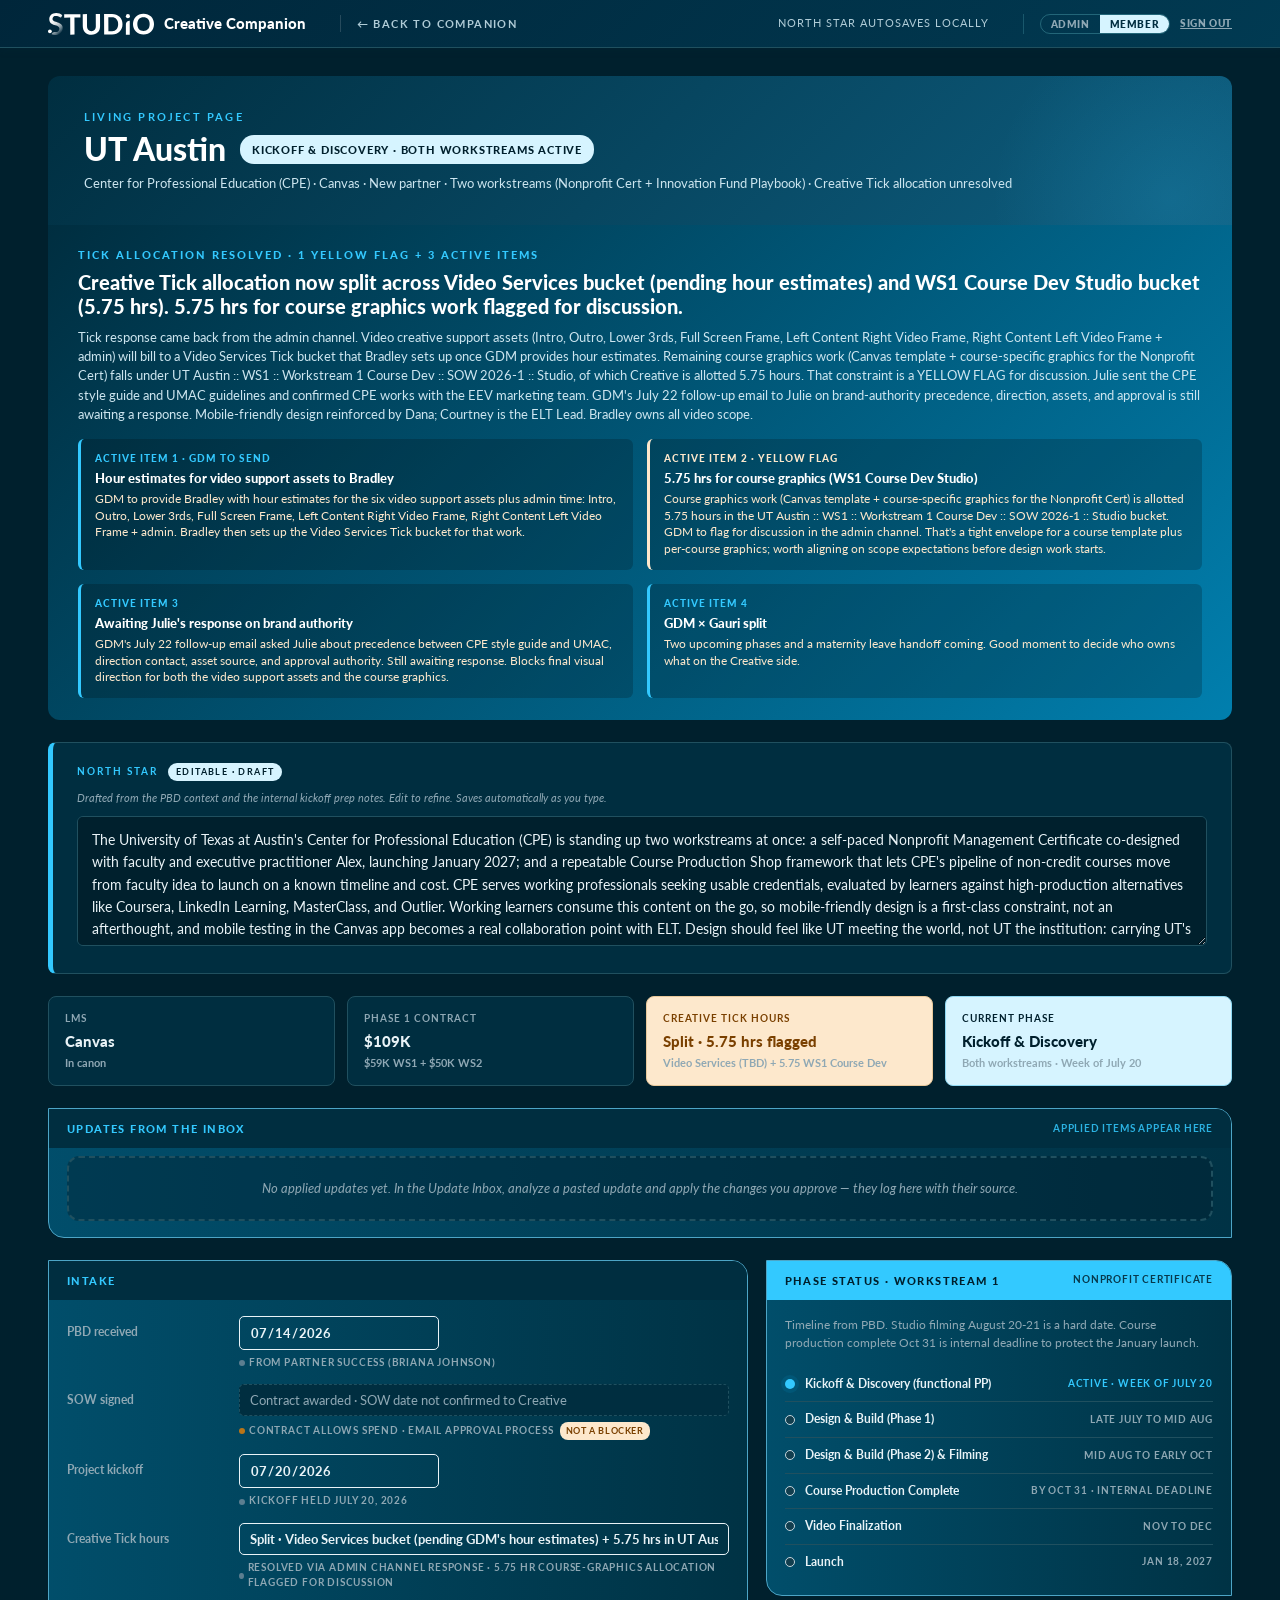
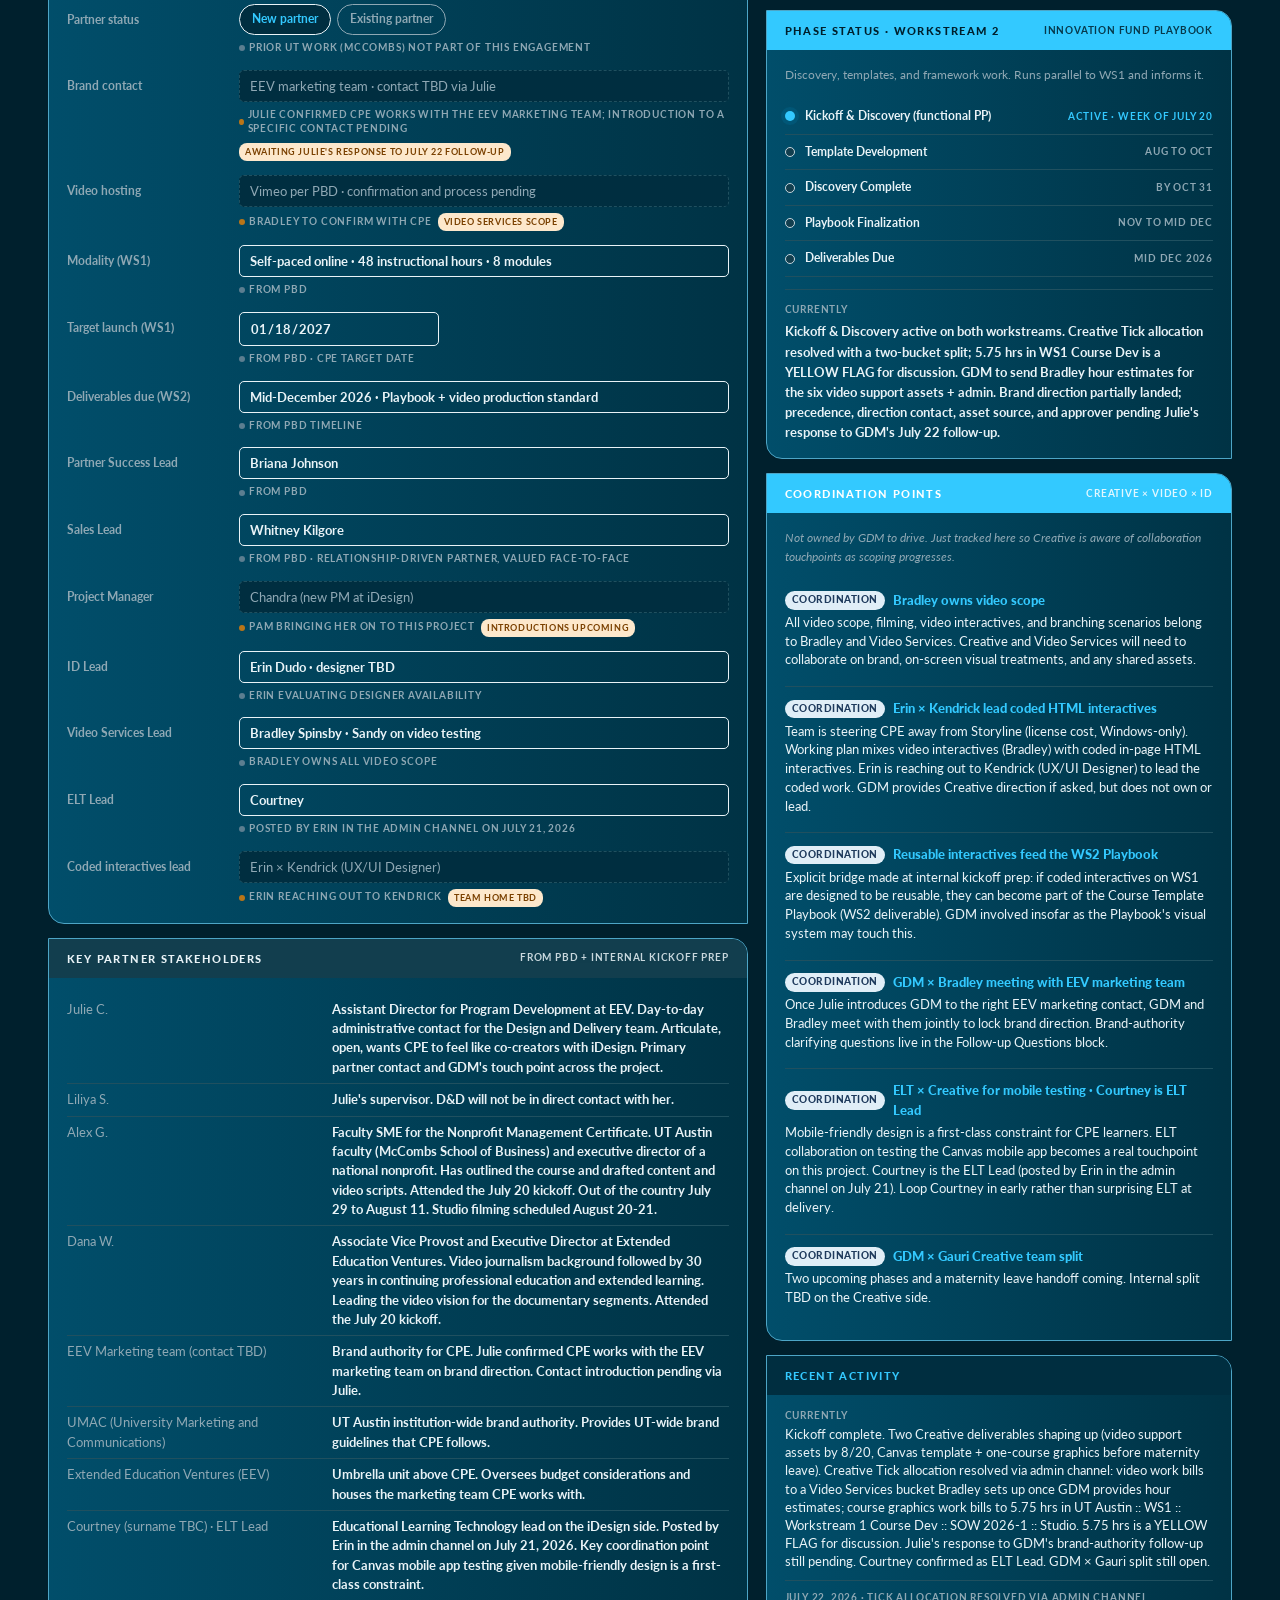
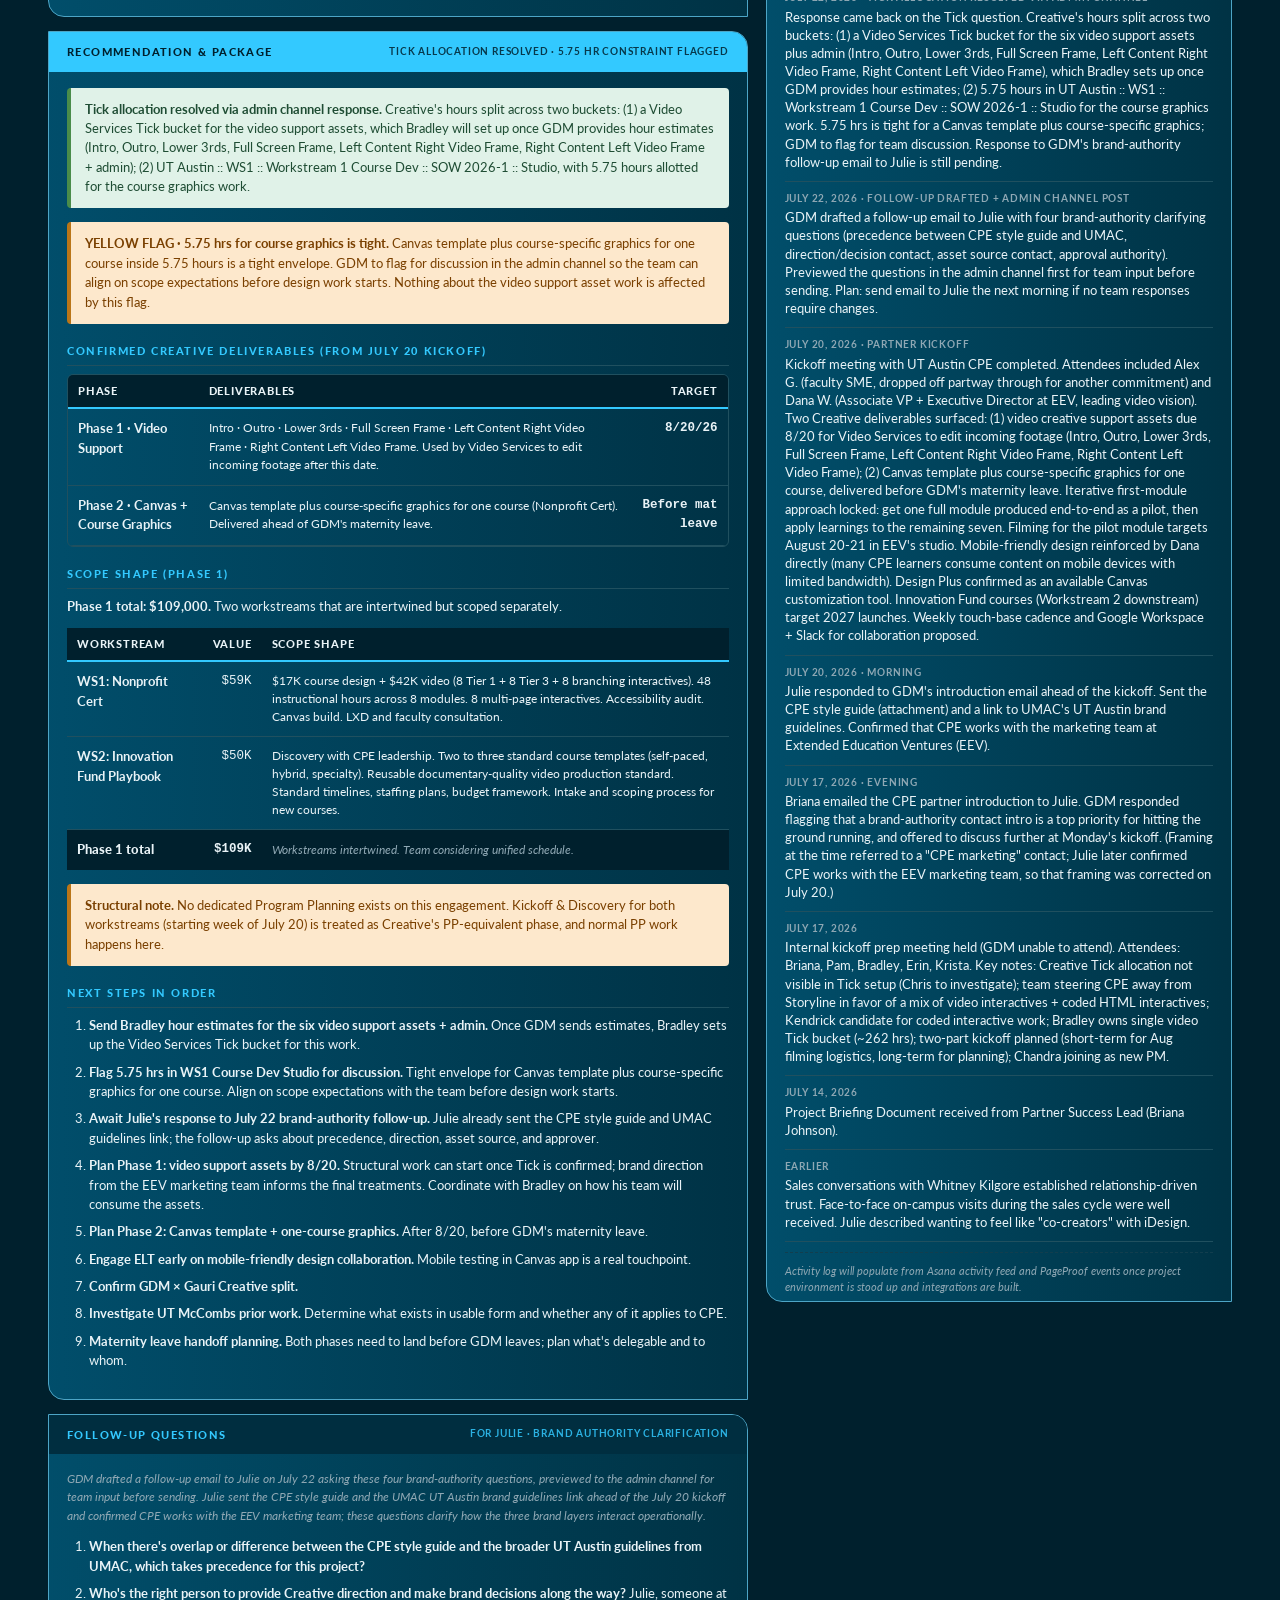
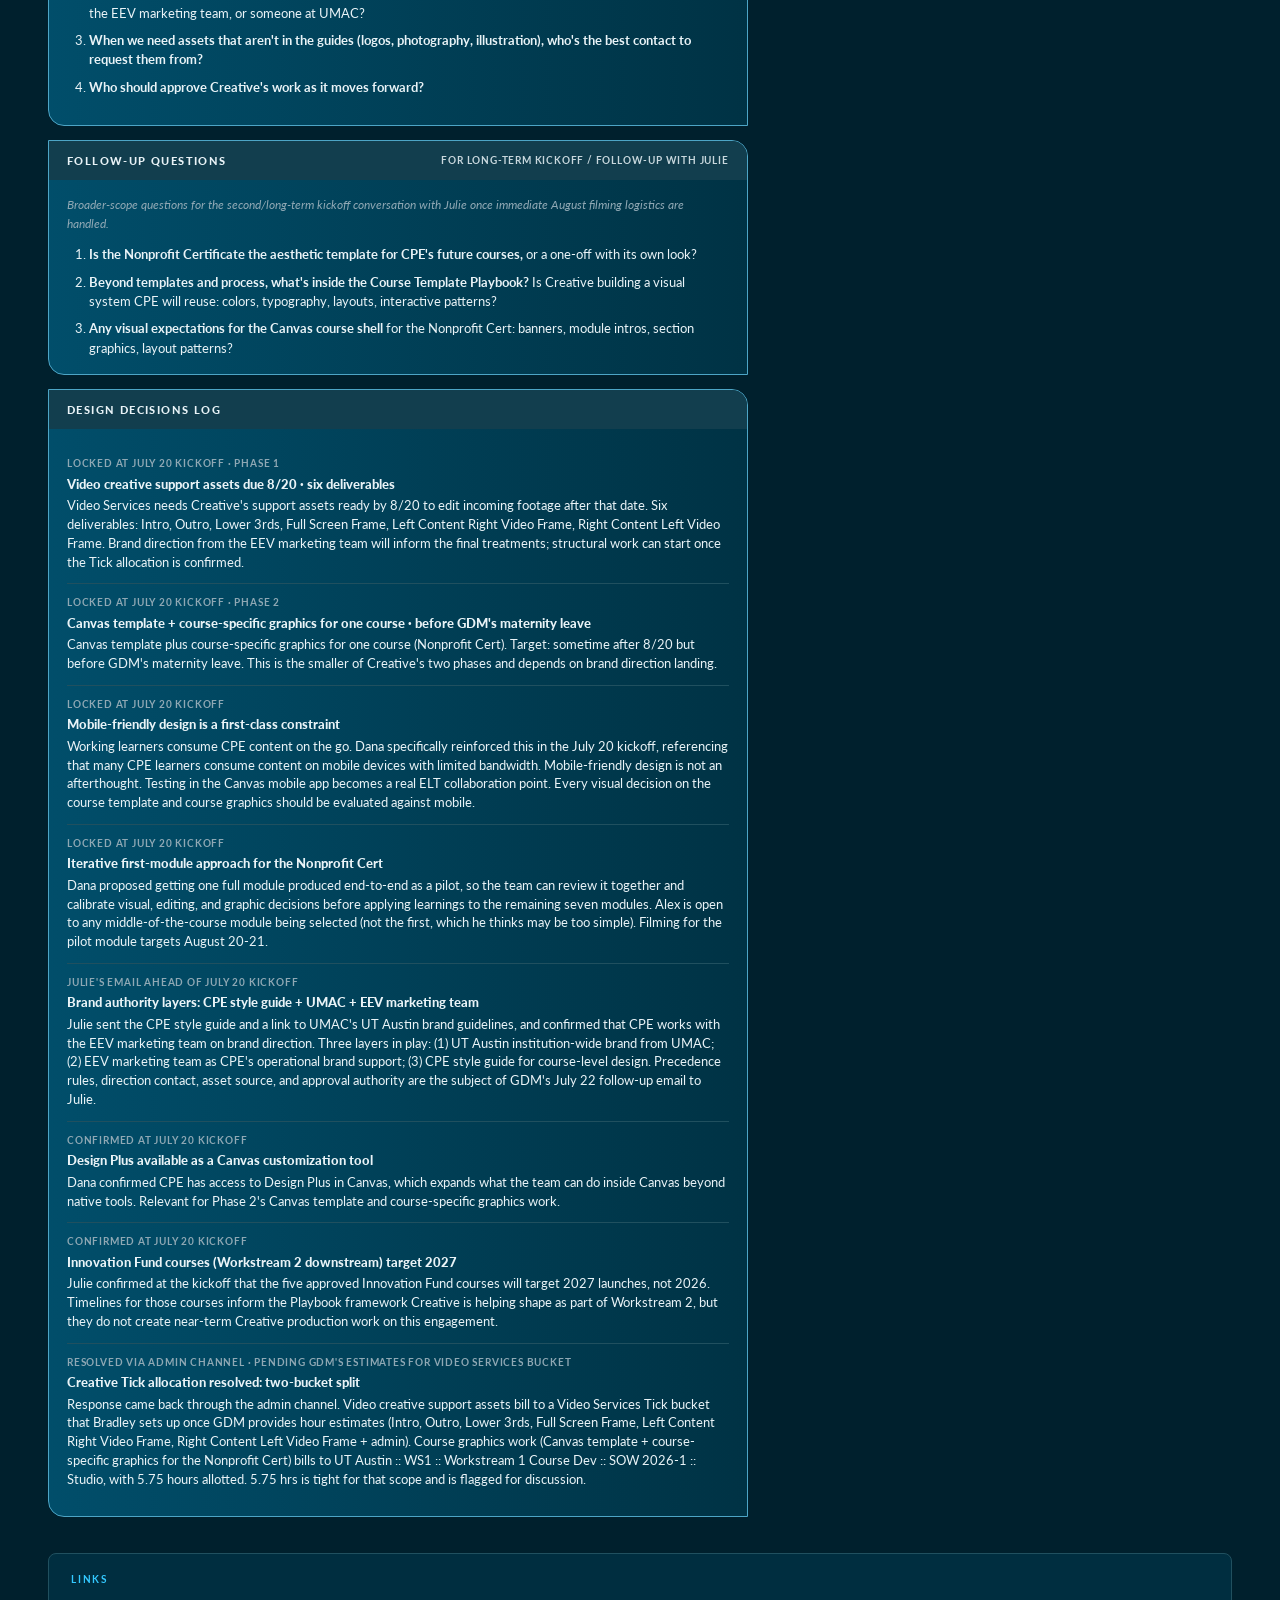
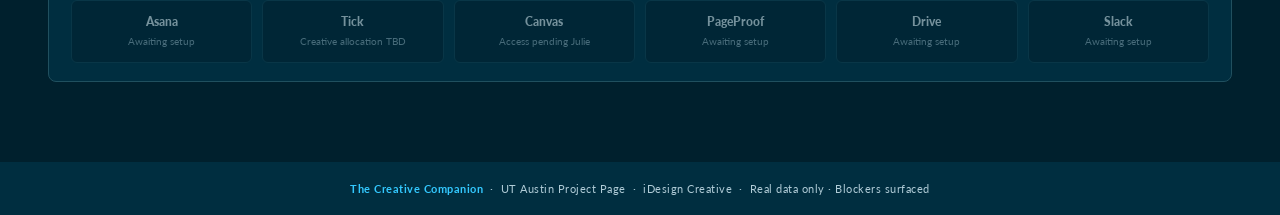
<file: Projects/UT_Austin.html>
<!DOCTYPE html>
<html lang="en">
<head>
<meta charset="UTF-8" />
<meta name="robots" content="noindex, nofollow" />
<meta name="viewport" content="width=device-width, initial-scale=1.0" />
<title>UT Austin · Studio | Creative Companion</title>
<link href="https://fonts.googleapis.com/css2?family=Lato:wght@300;400;700;900&display=swap" rel="stylesheet" />
<link rel="stylesheet" href="../assets/companion.css?v=7" />
<style>
  *, *::before, *::after { box-sizing: border-box; }
  body { font-family: 'Lato', system-ui, sans-serif; color: var(--text-body); background: var(--bg-soft); margin: 0; line-height: 1.55; }
  a { color: var(--blue); text-decoration: none; }
  a:hover { text-decoration: underline; }
  h1, h2, h3, h4 { color: var(--ink); font-weight: 900; line-height: 1.2; margin: 0; }
  p { margin: 0 0 0.85em; }
  :root {
    --navy: #002E40;
    --ink: #E9F3F7;
    --sub: #B3D9E7;
    --blue: #33C9FF;
    --cyan: #5CD4FF;
    --lime: #33C9FF;
    --slate: #5C7E90;
    --field: #00293A;
    --bg-card: #002E40;
    --bg-soft: #00202D;
    --bg-soft-2: #123E4E;
    --border: #20505F;
    --text-body: #E9F3F7;
    --text-muted: #8FA8B4;
    --shadow-sm: 0 1px 3px rgba(0,10,18,0.30);
    --shadow-md: 0 2px 14px rgba(0,10,18,0.40);
    --shadow-lg: 0 4px 24px rgba(0,10,18,0.50);
    --radius: 8px;
    --radius-lg: 12px;
  }

  /* Top nav */
  .topnav { background: var(--navy); position: sticky; top: 0; z-index: 100; box-shadow: 0 2px 8px rgba(0,46,64,0.20); }
  .topnav-inner { max-width: 1240px; margin: 0 auto; padding: 12px 28px; display: flex; align-items: center; gap: 18px; flex-wrap: wrap; }
  .brand { display: flex; align-items: center; gap: 10px; text-decoration: none; }
  .brand-mark { width: 28px; height: 28px; background: var(--lime); color: var(--ink); border-radius: 6px; display: flex; align-items: center; justify-content: center; font-weight: 900; font-size: 14px; }
  .brand-wordmark { color: #fff; font-size: 15px; font-weight: 900; }
  .brand-wordmark .accent { color: var(--lime); }
  .back-link { margin-left: 16px; color: #B0CCD7; font-size: 11px; text-transform: uppercase; letter-spacing: 1.4px; font-weight: 700; padding-left: 16px; border-left: 1px solid rgba(255,255,255,0.15); }
  .back-link:hover { color: var(--lime); text-decoration: none; }
  .save-state { margin-left: auto; font-size: 10.5px; color: #B0CCD7; text-transform: uppercase; letter-spacing: 1px; }
  .save-state.saved { color: var(--lime); }

  .container { max-width: 1240px; margin: 0 auto; padding: 0 28px 80px; }

  /* Partner header */
  .partner-header { background: linear-gradient(135deg, #002E40 0%, #0E5E80 100%); color: #fff; padding: 32px 36px; margin: 28px 0 0; border-radius: 12px 12px 0 0; position: relative; overflow: hidden; }
  .partner-header::after { content: ''; position: absolute; top: -40%; right: -10%; width: 360px; height: 360px; background: radial-gradient(circle, rgba(51,201,255,0.14) 0%, transparent 70%); pointer-events: none; }
  .ph-eyebrow { font-size: 11px; font-weight: 700; text-transform: uppercase; letter-spacing: 2.2px; color: var(--lime); margin-bottom: 8px; }
  .ph-name-row { display: flex; align-items: center; gap: 14px; margin-bottom: 8px; flex-wrap: wrap; }
  .ph-name { font-size: 32px; font-weight: 900; color: #fff; line-height: 1; }
  .ph-status-pill { background: #FDE8CC; color: #7A4000; padding: 6px 12px; border-radius: 14px; font-size: 11px; font-weight: 900; text-transform: uppercase; letter-spacing: 0.8px; }
  .ph-meta { font-size: 13px; color: #CCE5EF; margin-top: 6px; }

  /* Blocker banner. The important addition */
  .blocker-banner { background: linear-gradient(135deg, #8C2222 0%, #6B1818 100%); color: #fff; padding: 22px 30px; margin-bottom: 22px; border-radius: 0 0 12px 12px; }
  .blocker-banner-label { font-size: 10.5px; font-weight: 900; text-transform: uppercase; letter-spacing: 2px; color: #FDE8CC; margin-bottom: 6px; }
  .blocker-banner-title { font-size: 20px; font-weight: 900; color: #fff; margin-bottom: 10px; line-height: 1.2; }
  .blocker-banner-list { display: grid; grid-template-columns: 1fr 1fr 1fr; gap: 14px; margin-top: 14px; }
  .blocker-banner-item { background: rgba(0,0,0,0.20); padding: 12px 14px; border-radius: 6px; border-left: 3px solid #FDE8CC; }
  .blocker-banner-item .bb-num { font-size: 10px; color: #FDE8CC; text-transform: uppercase; letter-spacing: 1px; font-weight: 900; margin-bottom: 4px; }
  .blocker-banner-item .bb-title { font-size: 13px; color: #fff; font-weight: 900; margin-bottom: 4px; line-height: 1.3; }
  .blocker-banner-item .bb-detail { font-size: 11.5px; color: #FDE8CC; line-height: 1.45; }

  /* North Star */
  .north-star-card { background: var(--bg-card); border: 1px solid var(--border); border-left: 5px solid var(--lime); border-radius: 8px; padding: 20px 24px; margin-bottom: 22px; }
  .ns-label-row { display: flex; align-items: center; margin-bottom: 8px; gap: 10px; }
  .ns-label { font-size: 10px; font-weight: 700; color: var(--blue); text-transform: uppercase; letter-spacing: 2px; }
  .ns-editable-tag { font-size: 9px; font-weight: 700; color: #2A6B40; background: #E0F2E8; text-transform: uppercase; letter-spacing: 1.4px; padding: 2px 8px; border-radius: 10px; }
  .ns-help { font-size: 11px; color: var(--text-muted); margin-bottom: 10px; font-style: italic; }
  .ns-input { width: 100%; min-height: 130px; padding: 12px 14px; border: 1px solid var(--border); border-radius: 6px; font-family: inherit; font-size: 13.5px; line-height: 1.65; color: var(--text-body); resize: vertical; background: var(--bg-soft); }
  .ns-input:focus { outline: none; border-color: var(--blue); background: var(--field); box-shadow: 0 0 0 3px rgba(1,127,174,0.10); }

  /* Quick Facts */
  .stats-row { display: grid; grid-template-columns: repeat(4, 1fr); gap: 12px; margin-bottom: 22px; }
  .stat-card { background: var(--bg-card); border: 1px solid var(--border); border-radius: 8px; padding: 14px 16px; }
  .stat-card.highlight { background: var(--lime); border-color: #4DA5C6; }
  .stat-card.warn { background: var(--warn-bg); border: 1px solid #E8B8B8; }
  .stat-card.warn .stat-label { color: var(--warn); }
  .stat-card.warn .stat-value { color: var(--warn); }
  .stat-card.flag { background: #FDE8CC; border: 1px solid #E8C89A; }
  .stat-card.flag .stat-label { color: #7A4000; }
  .stat-card.flag .stat-value { color: #7A4000; }
  .stat-card.highlight .stat-label, .stat-card.highlight .stat-value { color: var(--ink); }
  .stat-label { font-size: 10px; color: var(--text-muted); text-transform: uppercase; letter-spacing: 1px; font-weight: 700; margin-bottom: 6px; display: block; }
  .stat-value { font-size: 22px; font-weight: 900; color: var(--ink); line-height: 1; }
  .stat-value.small { font-size: 15px; line-height: 1.2; }
  .stat-sub { font-size: 11px; color: var(--text-muted); font-weight: 700; margin-top: 4px; }

  /* Main grid */
  .main-grid { display: grid; grid-template-columns: 1.5fr 1fr; gap: 18px; margin-bottom: 22px; }
  .block { background: var(--bg-card); border: 1px solid var(--border); border-radius: 8px; margin-bottom: 14px; overflow: hidden; }
  .block-header { padding: 11px 18px; color: #fff; font-size: 11px; font-weight: 900; text-transform: uppercase; letter-spacing: 1.4px; display: flex; align-items: center; gap: 10px; }
  .block-header .meta { margin-left: auto; font-size: 10px; font-weight: 700; letter-spacing: 0.8px; opacity: 0.85; }
  .block-body { padding: 16px 18px; }
  .block-h-navy { background: var(--navy); color: var(--lime); }
  .block-h-blue { background: var(--blue); color: #00202D; }
  .block-h-slate { background: #123E4E; color: #E9F3F7; }
  .block-h-red { background: #7D570A; color: #FFF7E8; }

  /* Form fields */
  .form-grid { display: grid; grid-template-columns: 1fr; gap: 14px; }
  .field { display: grid; grid-template-columns: 160px 1fr; gap: 12px; align-items: start; }
  .field-label { font-size: 12px; color: var(--text-muted); padding-top: 7px; font-weight: 700; }
  .field-control { display: flex; flex-direction: column; gap: 4px; }

  input[type="text"], input[type="date"], input[type="number"], select, textarea {
    font-family: inherit; font-size: 13px; color: var(--text-body); background: var(--field);
    border: 1px solid var(--border); border-radius: 5px; padding: 7px 10px; width: 100%;
  }
  input::placeholder, textarea::placeholder { color: #98AAB3; font-style: italic; }
  input[type="date"] { max-width: 200px; }
  input[type="number"] { max-width: 140px; }

  .field.locked input[readonly], .field.locked textarea[readonly] {
    background: var(--bg-locked); color: var(--ink); border-color: var(--border-locked); cursor: default; font-weight: 700;
  }
  .field.locked input[readonly]:focus, .field.locked textarea[readonly]:focus { outline: none; box-shadow: none; }
  .field.locked .select-locked {
    background: var(--bg-locked); color: var(--ink); border: 1px solid var(--border-locked);
    border-radius: 5px; padding: 7px 28px 7px 10px; font-size: 13px; font-weight: 700; max-width: 240px; position: relative;
  }
  .field.pending input, .field.pending textarea {
    background: var(--bg-card); border-color: var(--border); border-style: dashed; color: var(--text-muted);
  }
  .field.pending input:focus, .field.pending textarea:focus { outline: none; }
  .field.blocker input[readonly], .field.blocker textarea[readonly] {
    background: var(--warn-bg); color: var(--warn); border: 1px solid #E8B8B8; cursor: default; font-weight: 700;
  }

  /* Radio pills */
  .radio-group { display: flex; gap: 6px; flex-wrap: wrap; }
  .radio-pill { position: relative; display: inline-flex; align-items: center; }
  .radio-pill input[type="radio"] { position: absolute; opacity: 0; width: 0; height: 0; }
  .radio-pill label { display: inline-block; padding: 5px 12px; border: 1px solid var(--border); border-radius: 18px; background: var(--field); cursor: pointer; font-size: 12px; font-weight: 700; color: var(--text-muted); }
  .field.locked .radio-pill input[type="radio"]:disabled + label { background: var(--bg-locked); color: var(--text-muted); border-color: var(--border-locked); cursor: default; opacity: 1; }
  .field.locked .radio-pill input[type="radio"]:disabled:checked + label { background: var(--navy); color: var(--lime); border-color: var(--ink); cursor: default; opacity: 1; }

  /* Source pills */
  .field-source { display: flex; align-items: center; gap: 6px; margin-top: 2px; flex-wrap: wrap; }
  .source-pill { display: inline-flex; align-items: center; gap: 4px; font-size: 9.5px; color: var(--text-muted); text-transform: uppercase; letter-spacing: 0.8px; font-weight: 700; }
  .source-pill .dot { width: 6px; height: 6px; border-radius: 50%; }
  .source-pill.locked .dot { background: var(--slate); }
  .source-pill.pending .dot { background: #BA7517; }
  .source-pill.blocker .dot { background: var(--warn); }
  .pending-badge { font-size: 9px; font-weight: 700; padding: 2px 6px; border-radius: 8px; background: #FDE8CC; color: #7A4000; text-transform: uppercase; letter-spacing: 0.6px; }
  .blocker-badge { font-size: 9px; font-weight: 700; padding: 2px 6px; border-radius: 8px; background: var(--warn-bg); color: var(--warn); text-transform: uppercase; letter-spacing: 0.6px; }

  .pill { display: inline-block; padding: 2px 7px; border-radius: 10px; font-size: 9.5px; font-weight: 900; text-transform: uppercase; letter-spacing: 0.5px; }
  .pill-warn { background: var(--warn-bg); color: var(--warn); }
  .pill-info { background: #DDE7F2; color: #1E3A5C; }
  .pill-lime { background: var(--lime); color: var(--ink); }
  .pill-amber { background: #FDE8CC; color: #7A4000; }

  /* Recommendation block */
  .reco-blocked { padding: 22px; text-align: center; background: var(--warn-bg); border: 1px dashed #E8B8B8; border-radius: 6px; }
  .reco-blocked h4 { color: var(--warn); font-size: 15px; margin-bottom: 8px; }
  .reco-blocked p { color: var(--warn); font-size: 12.5px; line-height: 1.55; margin: 0; }
  .reco-section-title { font-size: 11px; font-weight: 900; color: var(--blue); text-transform: uppercase; letter-spacing: 1.6px; margin: 18px 0 8px; padding-bottom: 6px; border-bottom: 1px solid var(--border); }
  .reco-section-title:first-child { margin-top: 0; }

  /* Decisions (empty state + entry styling matched to activity items) */
  .empty-state { padding: 22px 16px; text-align: center; color: var(--text-muted); font-style: italic; font-size: 12.5px; line-height: 1.5; }
  .decision { display: flex; flex-direction: column; padding: 11px 0; border-bottom: 1px solid var(--border); }
  .decision:last-of-type { border-bottom: none; }
  .decision .meta { order: 1; font-size: 10px; color: var(--text-muted); text-transform: uppercase; letter-spacing: 0.8px; font-weight: 700; margin-bottom: 4px; }
  .decision .title { order: 2; font-size: 13px; font-weight: 900; color: var(--ink); margin-bottom: 4px; line-height: 1.35; }
  .decision .rationale { order: 3; font-size: 12.5px; color: var(--text-body); line-height: 1.5; }

  /* Cycle tracker */
  .cycle-row { display: flex; align-items: center; gap: 10px; padding: 8px 0; border-bottom: 1px solid var(--border); font-size: 12px; }
  .cycle-row:last-child { border-bottom: none; }
  .cycle-dot { width: 10px; height: 10px; border-radius: 50%; flex-shrink: 0; }
  .cycle-dot.done { background: var(--lime); }
  .cycle-dot.active { background: var(--blue); box-shadow: 0 0 0 4px rgba(1,127,174,0.2); }
  .cycle-dot.pending { background: var(--bg-soft-2); border: 1px solid #C5D5DC; }
  .cycle-dot.next { background: #FDE8CC; border: 1px solid #E8C89A; }
  .cycle-label { flex: 1; color: var(--text-body); font-weight: 700; }
  .cycle-status { font-size: 10px; color: var(--text-muted); text-transform: uppercase; letter-spacing: 0.8px; font-weight: 700; }

  /* Blockers detailed */
  .blocker-item { padding: 12px 0; border-bottom: 1px solid var(--border); font-size: 12.5px; }
  .blocker-item:last-child { border-bottom: none; }
  .blocker-item .bi-title { color: var(--warn); font-weight: 900; margin-bottom: 4px; display: flex; align-items: center; gap: 8px; }
  .blocker-item .bi-body { color: var(--text-body); line-height: 1.5; margin-bottom: 4px; }
  .blocker-item .bi-owner { font-size: 10.5px; color: var(--text-muted); text-transform: uppercase; letter-spacing: 0.8px; font-weight: 700; }

  /* Activity */
  .activity-item { padding: 9px 0; border-bottom: 1px solid var(--border); }
  .activity-item:last-child { border-bottom: none; }
  .activity-date { font-size: 10px; color: var(--text-muted); text-transform: uppercase; letter-spacing: 0.8px; font-weight: 700; margin-bottom: 3px; }
  .activity-text { font-size: 12.5px; color: var(--text-body); line-height: 1.45; }
  .integration-note { font-size: 10.5px; color: var(--text-muted); margin-top: 10px; padding-top: 10px; border-top: 1px dashed var(--bg-soft-2); font-style: italic; }

  /* Stakeholder table */
  .stakeholder-table { width: 100%; font-size: 12.5px; border-collapse: collapse; }
  .stakeholder-table td { padding: 6px 0; vertical-align: top; }
  .stakeholder-table td:first-child { color: var(--text-muted); width: 40%; padding-right: 10px; }
  .stakeholder-table td:last-child { color: var(--text-body); font-weight: 700; }
  .stakeholder-table tr + tr td { border-top: 1px solid var(--border); }

  /* Links band */
  .links-band { background: var(--bg-card); border: 1px solid var(--border); border-radius: 8px; padding: 18px 22px; }
  .links-label { font-size: 10px; font-weight: 700; color: var(--blue); text-transform: uppercase; letter-spacing: 1.8px; margin-bottom: 12px; }
  .links-grid { display: grid; grid-template-columns: repeat(6, 1fr); gap: 10px; }
  .link-card { background: var(--bg-soft); border: 1px solid var(--bg-soft-2); padding: 12px; border-radius: 6px; text-align: center; color: var(--ink); text-decoration: none; }
  .link-card.pending { opacity: 0.5; cursor: default; }
  .link-name { font-size: 12px; font-weight: 900; margin-bottom: 3px; }
  .link-sub { font-size: 10px; color: var(--text-muted); }

  .footer { background: var(--navy); color: #B0CCD7; text-align: center; padding: 18px; font-size: 11px; letter-spacing: 0.5px; }
  .footer strong { color: var(--lime); }

  @media (max-width: 980px) {
    .stats-row { grid-template-columns: 1fr 1fr; }
    .main-grid { grid-template-columns: 1fr; }
    .links-grid { grid-template-columns: repeat(3, 1fr); }
    .blocker-banner-list { grid-template-columns: 1fr; }
    .ph-name { font-size: 24px; }
    .partner-header { padding: 22px; }
    .field { grid-template-columns: 1fr; gap: 4px; }
    .field-label { padding-top: 0; }
  }

  /* ===== Dark Studio restyle ===== */
  .studio-logo{height:22px;width:auto;display:block}
  body{background:var(--bg-soft);color:var(--text-body)}
  h1,h2,h3,h4{color:var(--ink)}
  a{color:var(--blue)}
  .topnav,.masthead,header.site{background:linear-gradient(135deg,#00263A,#013A52);border-bottom:1px solid var(--border)}
  .card,.block,.panel{background:linear-gradient(90deg,rgba(1,80,110,.95) 0%,rgba(0,51,70,.95) 100%);border:1px solid #4DA5C6;border-radius:0 16px 0 16px}
  input,select,textarea{background:var(--field);color:var(--text-body);border-color:var(--border)}
  .tag-lime{color:#002E40}
  /* contrast fix — navy ink on cerulean/lime/cyan fills (Studio rule) */
  .tag-blue,.tag-cyan,.tag-lime,.pill-lime,.sc-icon-2,.sc-icon-3,.phase-num,.faq-tier-num,.nav-tab.active{color:#00202D !important}
  /* lime-fill contrast (per-page variants) */
  .ph-status-pill,.stat-card.highlight,.stat-card.highlight .stat-label,.stat-card.highlight .stat-value,.pill-lime,.brand-mark{color:#00202D !important}
  .ns-editable-tag{color:#00202D !important;background:#D6F4FF !important}
  /* family match: soft cerulean-20 fills, no bright lime */
  .tag-lime,.ph-status-pill,.stat-card.highlight,.pill-lime,.faq-tier-num,.pill-applied{background:#D6F4FF !important;color:#00202D !important;border-color:#8FD8F2 !important}
  .stat-card.highlight .stat-label,.stat-card.highlight .stat-value{color:#00202D !important}
</style>
</head>
<body data-cc-partner="UT_Austin" data-cc-root="../">

<nav class="topnav" aria-label="Top navigation">
  <div class="topnav-inner">
    <a href="../index.html" class="brand">
      <img class="studio-logo" src="../Studio-logo-white.svg" alt="iDesign Studio">
      <span class="brand-wordmark">Creative Companion</span>
    </a>
    <a href="../index.html" class="back-link">&larr; Back to Companion</a>
    <span class="save-state" id="save-status">North Star autosaves locally</span>
  </div>
</nav>

<div class="container">

  <header class="partner-header">
    <div class="ph-eyebrow">Living Project Page</div>
    <div class="ph-name-row">
      <span class="ph-name">UT Austin</span>
      <span class="ph-status-pill">Kickoff &amp; Discovery · Both workstreams active</span>
    </div>
    <div class="ph-meta">Center for Professional Education (CPE) · Canvas · New partner · Two workstreams (Nonprofit Cert + Innovation Fund Playbook) · Creative Tick allocation unresolved</div>
  </header>

  <div class="blocker-banner" style="background: linear-gradient(135deg, #002E40 0%, #017FAE 100%);">
    <div class="blocker-banner-label" style="color: #33C9FF;">Tick allocation resolved · 1 YELLOW FLAG + 3 active items</div>
    <div class="blocker-banner-title">Creative Tick allocation now split across Video Services bucket (pending hour estimates) and WS1 Course Dev Studio bucket (5.75 hrs). 5.75 hrs for course graphics work flagged for discussion.</div>
    <div style="font-size: 12.5px; color: #CCE5EF; line-height: 1.55;">Tick response came back from the admin channel. Video creative support assets (Intro, Outro, Lower 3rds, Full Screen Frame, Left Content Right Video Frame, Right Content Left Video Frame + admin) will bill to a Video Services Tick bucket that Bradley sets up once GDM provides hour estimates. Remaining course graphics work (Canvas template + course-specific graphics for the Nonprofit Cert) falls under UT Austin :: WS1 :: Workstream 1 Course Dev :: SOW 2026-1 :: Studio, of which Creative is allotted 5.75 hours. That constraint is a YELLOW FLAG for discussion. Julie sent the CPE style guide and UMAC guidelines and confirmed CPE works with the EEV marketing team. GDM's July 22 follow-up email to Julie on brand-authority precedence, direction, assets, and approval is still awaiting a response. Mobile-friendly design reinforced by Dana; Courtney is the ELT Lead. Bradley owns all video scope.</div>
    <div class="blocker-banner-list" style="grid-template-columns: 1fr 1fr;">
      <div class="blocker-banner-item" style="border-left-color: #33C9FF;">
        <div class="bb-num" style="color: #33C9FF;">Active item 1 · GDM to send</div>
        <div class="bb-title">Hour estimates for video support assets to Bradley</div>
        <div class="bb-detail">GDM to provide Bradley with hour estimates for the six video support assets plus admin time: Intro, Outro, Lower 3rds, Full Screen Frame, Left Content Right Video Frame, Right Content Left Video Frame + admin. Bradley then sets up the Video Services Tick bucket for that work.</div>
      </div>
      <div class="blocker-banner-item" style="border-left-color: #FDE8CC;" >
        <div class="bb-num" style="color: #FDE8CC;">Active item 2 · YELLOW FLAG</div>
        <div class="bb-title">5.75 hrs for course graphics (WS1 Course Dev Studio)</div>
        <div class="bb-detail">Course graphics work (Canvas template + course-specific graphics for the Nonprofit Cert) is allotted 5.75 hours in the UT Austin :: WS1 :: Workstream 1 Course Dev :: SOW 2026-1 :: Studio bucket. GDM to flag for discussion in the admin channel. That's a tight envelope for a course template plus per-course graphics; worth aligning on scope expectations before design work starts.</div>
      </div>
      <div class="blocker-banner-item" style="border-left-color: #33C9FF;">
        <div class="bb-num" style="color: #33C9FF;">Active item 3</div>
        <div class="bb-title">Awaiting Julie's response on brand authority</div>
        <div class="bb-detail">GDM's July 22 follow-up email asked Julie about precedence between CPE style guide and UMAC, direction contact, asset source, and approval authority. Still awaiting response. Blocks final visual direction for both the video support assets and the course graphics.</div>
      </div>
      <div class="blocker-banner-item" style="border-left-color: #33C9FF;">
        <div class="bb-num" style="color: #33C9FF;">Active item 4</div>
        <div class="bb-title">GDM × Gauri split</div>
        <div class="bb-detail">Two upcoming phases and a maternity leave handoff coming. Good moment to decide who owns what on the Creative side.</div>
      </div>
    </div>
  </div>

  <div class="north-star-card">
    <div class="ns-label-row">
      <span class="ns-label">North Star</span>
      <span class="ns-editable-tag">Editable · Draft</span>
    </div>
    <div class="ns-help">Drafted from the PBD context and the internal kickoff prep notes. Edit to refine. Saves automatically as you type.</div>
    <textarea class="ns-input" id="north-star">The University of Texas at Austin's Center for Professional Education (CPE) is standing up two workstreams at once: a self-paced Nonprofit Management Certificate co-designed with faculty and executive practitioner Alex, launching January 2027; and a repeatable Course Production Shop framework that lets CPE's pipeline of non-credit courses move from faculty idea to launch on a known timeline and cost. CPE serves working professionals seeking usable credentials, evaluated by learners against high-production alternatives like Coursera, LinkedIn Learning, MasterClass, and Outlier. Working learners consume this content on the go, so mobile-friendly design is a first-class constraint, not an afterthought, and mobile testing in the Canvas app becomes a real collaboration point with ELT. Design should feel like UT meeting the world, not UT the institution: carrying UT's credibility while distinct from the burnt-orange-forward institutional look. Success is the Nonprofit Cert launching on time as CPE's first showstopper, and a Playbook CPE can use to greenlight and scope the next several courses in the Innovation Fund pipeline.</textarea>
  </div>

  <div class="stats-row">
    <div class="stat-card">
      <div class="stat-label">LMS</div>
      <div class="stat-value small">Canvas</div>
      <div class="stat-sub">In canon</div>
    </div>
    <div class="stat-card">
      <div class="stat-label">Phase 1 contract</div>
      <div class="stat-value small">$109K</div>
      <div class="stat-sub">$59K WS1 + $50K WS2</div>
    </div>
    <div class="stat-card flag">
      <div class="stat-label">Creative Tick hours</div>
      <div class="stat-value small">Split · 5.75 hrs flagged</div>
      <div class="stat-sub">Video Services (TBD) + 5.75 WS1 Course Dev</div>
    </div>
    <div class="stat-card highlight">
      <div class="stat-label">Current phase</div>
      <div class="stat-value small">Kickoff &amp; Discovery</div>
      <div class="stat-sub">Both workstreams · Week of July 20</div>
    </div>
  </div>

  <div class="block" style="margin-bottom:22px">
  <div class="block-header block-h-navy">Updates from the Inbox <span class="meta">Applied items appear here</span></div>
  <div class="block-body" style="padding-top:8px"><div id="cc-partner-feed"></div></div>
</div>
<div class="main-grid">

    <div>

      <div class="block">
        <div class="block-header block-h-navy">Intake</div>
        <div class="block-body">
          <div class="form-grid">

            <div class="field locked">
              <label class="field-label">PBD received</label>
              <div class="field-control">
                <input type="date" value="2026-07-14" readonly />
                <div class="field-source"><span class="source-pill locked"><span class="dot"></span>From Partner Success (Briana Johnson)</span></div>
              </div>
            </div>

            <div class="field pending">
              <label class="field-label">SOW signed</label>
              <div class="field-control">
                <input type="text" value="Contract awarded · SOW date not confirmed to Creative" readonly />
                <div class="field-source"><span class="source-pill pending"><span class="dot"></span>Contract allows spend · email approval process</span> <span class="pending-badge">Not a blocker</span></div>
              </div>
            </div>

            <div class="field locked">
              <label class="field-label">Project kickoff</label>
              <div class="field-control">
                <input type="date" value="2026-07-20" readonly />
                <div class="field-source"><span class="source-pill locked"><span class="dot"></span>Kickoff held July 20, 2026</span></div>
              </div>
            </div>

            <div class="field locked">
              <label class="field-label">Creative Tick hours</label>
              <div class="field-control">
                <input type="text" value="Split · Video Services bucket (pending GDM's hour estimates) + 5.75 hrs in UT Austin :: WS1 :: Workstream 1 Course Dev :: SOW 2026-1 :: Studio" readonly />
                <div class="field-source"><span class="source-pill locked"><span class="dot"></span>Resolved via admin channel response · 5.75 hr course-graphics allocation flagged for discussion</span></div>
              </div>
            </div>

            <div class="field locked">
              <label class="field-label">Partner status</label>
              <div class="field-control">
                <div class="radio-group">
                  <span class="radio-pill"><input type="radio" name="ps" disabled checked /><label>New partner</label></span>
                  <span class="radio-pill"><input type="radio" name="ps" disabled /><label>Existing partner</label></span>
                </div>
                <div class="field-source"><span class="source-pill locked"><span class="dot"></span>Prior UT work (McCombs) not part of this engagement</span></div>
              </div>
            </div>

            <div class="field pending">
              <label class="field-label">Brand contact</label>
              <div class="field-control">
                <input type="text" value="EEV marketing team · contact TBD via Julie" readonly />
                <div class="field-source"><span class="source-pill pending"><span class="dot"></span>Julie confirmed CPE works with the EEV marketing team; introduction to a specific contact pending</span> <span class="pending-badge">Awaiting Julie's response to July 22 follow-up</span></div>
              </div>
            </div>

            <div class="field pending">
              <label class="field-label">Video hosting</label>
              <div class="field-control">
                <input type="text" value="Vimeo per PBD · confirmation and process pending" readonly />
                <div class="field-source"><span class="source-pill pending"><span class="dot"></span>Bradley to confirm with CPE</span> <span class="pending-badge">Video Services scope</span></div>
              </div>
            </div>

            <div class="field locked">
              <label class="field-label">Modality (WS1)</label>
              <div class="field-control">
                <input type="text" value="Self-paced online · 48 instructional hours · 8 modules" readonly />
                <div class="field-source"><span class="source-pill locked"><span class="dot"></span>From PBD</span></div>
              </div>
            </div>

            <div class="field locked">
              <label class="field-label">Target launch (WS1)</label>
              <div class="field-control">
                <input type="date" value="2027-01-18" readonly />
                <div class="field-source"><span class="source-pill locked"><span class="dot"></span>From PBD · CPE target date</span></div>
              </div>
            </div>

            <div class="field locked">
              <label class="field-label">Deliverables due (WS2)</label>
              <div class="field-control">
                <input type="text" value="Mid-December 2026 · Playbook + video production standard" readonly />
                <div class="field-source"><span class="source-pill locked"><span class="dot"></span>From PBD timeline</span></div>
              </div>
            </div>

            <div class="field locked">
              <label class="field-label">Partner Success Lead</label>
              <div class="field-control">
                <input type="text" value="Briana Johnson" readonly />
                <div class="field-source"><span class="source-pill locked"><span class="dot"></span>From PBD</span></div>
              </div>
            </div>

            <div class="field locked">
              <label class="field-label">Sales Lead</label>
              <div class="field-control">
                <input type="text" value="Whitney Kilgore" readonly />
                <div class="field-source"><span class="source-pill locked"><span class="dot"></span>From PBD · relationship-driven partner, valued face-to-face</span></div>
              </div>
            </div>

            <div class="field pending">
              <label class="field-label">Project Manager</label>
              <div class="field-control">
                <input type="text" value="Chandra (new PM at iDesign)" readonly />
                <div class="field-source"><span class="source-pill pending"><span class="dot"></span>Pam bringing her on to this project</span> <span class="pending-badge">Introductions upcoming</span></div>
              </div>
            </div>

            <div class="field locked">
              <label class="field-label">ID Lead</label>
              <div class="field-control">
                <input type="text" value="Erin Dudo · designer TBD" readonly />
                <div class="field-source"><span class="source-pill locked"><span class="dot"></span>Erin evaluating designer availability</span></div>
              </div>
            </div>

            <div class="field locked">
              <label class="field-label">Video Services Lead</label>
              <div class="field-control">
                <input type="text" value="Bradley Spinsby · Sandy on video testing" readonly />
                <div class="field-source"><span class="source-pill locked"><span class="dot"></span>Bradley owns all video scope</span></div>
              </div>
            </div>

            <div class="field locked">
              <label class="field-label">ELT Lead</label>
              <div class="field-control">
                <input type="text" value="Courtney" readonly />
                <div class="field-source"><span class="source-pill locked"><span class="dot"></span>Posted by Erin in the admin channel on July 21, 2026</span></div>
              </div>
            </div>

            <div class="field pending">
              <label class="field-label">Coded interactives lead</label>
              <div class="field-control">
                <input type="text" value="Erin × Kendrick (UX/UI Designer)" readonly />
                <div class="field-source"><span class="source-pill pending"><span class="dot"></span>Erin reaching out to Kendrick</span> <span class="pending-badge">Team home TBD</span></div>
              </div>
            </div>

          </div>
        </div>
      </div>

      <div class="block">
        <div class="block-header block-h-slate">Key Partner Stakeholders <span class="meta">From PBD + internal kickoff prep</span></div>
        <div class="block-body">
          <table class="stakeholder-table">
            <tr><td>Julie C.</td><td>Assistant Director for Program Development at EEV. Day-to-day administrative contact for the Design and Delivery team. Articulate, open, wants CPE to feel like co-creators with iDesign. Primary partner contact and GDM's touch point across the project.</td></tr>
            <tr><td>Liliya S.</td><td>Julie's supervisor. D&amp;D will not be in direct contact with her.</td></tr>
            <tr><td>Alex G.</td><td>Faculty SME for the Nonprofit Management Certificate. UT Austin faculty (McCombs School of Business) and executive director of a national nonprofit. Has outlined the course and drafted content and video scripts. Attended the July 20 kickoff. Out of the country July 29 to August 11. Studio filming scheduled August 20-21.</td></tr>
            <tr><td>Dana W.</td><td>Associate Vice Provost and Executive Director at Extended Education Ventures. Video journalism background followed by 30 years in continuing professional education and extended learning. Leading the video vision for the documentary segments. Attended the July 20 kickoff.</td></tr>
            <tr><td>EEV Marketing team (contact TBD)</td><td>Brand authority for CPE. Julie confirmed CPE works with the EEV marketing team on brand direction. Contact introduction pending via Julie.</td></tr>
            <tr><td>UMAC (University Marketing and Communications)</td><td>UT Austin institution-wide brand authority. Provides UT-wide brand guidelines that CPE follows.</td></tr>
            <tr><td>Extended Education Ventures (EEV)</td><td>Umbrella unit above CPE. Oversees budget considerations and houses the marketing team CPE works with.</td></tr>
            <tr><td>Courtney (surname TBC) · ELT Lead</td><td>Educational Learning Technology lead on the iDesign side. Posted by Erin in the admin channel on July 21, 2026. Key coordination point for Canvas mobile app testing given mobile-friendly design is a first-class constraint.</td></tr>
          </table>
        </div>
      </div>

      <div class="block">
        <div class="block-header block-h-blue">Recommendation &amp; Package <span class="meta">Tick allocation resolved · 5.75 hr constraint flagged</span></div>
        <div class="block-body">
          <div style="background: #E0F2E8; border-left: 4px solid #4A8C4A; padding: 12px 14px; border-radius: 4px; font-size: 12.5px; line-height: 1.55; color: #1F4D34; margin-bottom: 14px;"><strong>Tick allocation resolved via admin channel response.</strong> Creative's hours split across two buckets: (1) a Video Services Tick bucket for the video support assets, which Bradley will set up once GDM provides hour estimates (Intro, Outro, Lower 3rds, Full Screen Frame, Left Content Right Video Frame, Right Content Left Video Frame + admin); (2) UT Austin :: WS1 :: Workstream 1 Course Dev :: SOW 2026-1 :: Studio, with 5.75 hours allotted for the course graphics work.</div>
          <div style="background: #FDE8CC; border-left: 4px solid #BA7517; padding: 12px 14px; border-radius: 4px; font-size: 12.5px; line-height: 1.55; color: #7A4000; margin-bottom: 14px;"><strong>YELLOW FLAG · 5.75 hrs for course graphics is tight.</strong> Canvas template plus course-specific graphics for one course inside 5.75 hours is a tight envelope. GDM to flag for discussion in the admin channel so the team can align on scope expectations before design work starts. Nothing about the video support asset work is affected by this flag.</div>

          <div class="reco-section-title">Confirmed Creative deliverables (from July 20 kickoff)</div>
          <div style="border: 1px solid var(--border); border-radius: 6px; overflow: hidden; margin-bottom: 14px;">
            <table style="width: 100%; border-collapse: collapse; font-size: 12.5px;">
              <thead>
                <tr>
                  <th style="text-align: left; background: var(--bg-soft); color: var(--ink); font-size: 10.5px; font-weight: 900; text-transform: uppercase; letter-spacing: 0.8px; padding: 8px 10px; border-bottom: 2px solid var(--blue);">Phase</th>
                  <th style="text-align: left; background: var(--bg-soft); color: var(--ink); font-size: 10.5px; font-weight: 900; text-transform: uppercase; letter-spacing: 0.8px; padding: 8px 10px; border-bottom: 2px solid var(--blue);">Deliverables</th>
                  <th style="text-align: right; background: var(--bg-soft); color: var(--ink); font-size: 10.5px; font-weight: 900; text-transform: uppercase; letter-spacing: 0.8px; padding: 8px 10px; border-bottom: 2px solid var(--blue);">Target</th>
                </tr>
              </thead>
              <tbody>
                <tr>
                  <td style="padding: 10px; border-bottom: 1px solid var(--border); vertical-align: top;"><strong>Phase 1 · Video Support</strong></td>
                  <td style="padding: 10px; border-bottom: 1px solid var(--border); font-size: 12px; line-height: 1.55;">Intro · Outro · Lower 3rds · Full Screen Frame · Left Content Right Video Frame · Right Content Left Video Frame. Used by Video Services to edit incoming footage after this date.</td>
                  <td style="padding: 10px; border-bottom: 1px solid var(--border); text-align: right; font-family: 'Courier New', monospace; vertical-align: top; font-weight: 700;">8/20/26</td>
                </tr>
                <tr>
                  <td style="padding: 10px; border-bottom: 1px solid var(--border); vertical-align: top;"><strong>Phase 2 · Canvas + Course Graphics</strong></td>
                  <td style="padding: 10px; border-bottom: 1px solid var(--border); font-size: 12px; line-height: 1.55;">Canvas template plus course-specific graphics for one course (Nonprofit Cert). Delivered ahead of GDM's maternity leave.</td>
                  <td style="padding: 10px; border-bottom: 1px solid var(--border); text-align: right; font-family: 'Courier New', monospace; vertical-align: top; font-weight: 700;">Before mat leave</td>
                </tr>
              </tbody>
            </table>
          </div>

          <div class="reco-section-title">Scope shape (Phase 1)</div>
          <p style="font-size: 12.5px; color: var(--text-body); line-height: 1.55; margin-bottom: 12px;"><strong>Phase 1 total: $109,000.</strong> Two workstreams that are intertwined but scoped separately.</p>

          <table style="width: 100%; border-collapse: collapse; font-size: 12.5px; margin-bottom: 14px;">
            <thead>
              <tr>
                <th style="text-align: left; background: var(--bg-soft); color: var(--ink); font-size: 10.5px; font-weight: 900; text-transform: uppercase; letter-spacing: 0.8px; padding: 8px 10px; border-bottom: 2px solid var(--blue);">Workstream</th>
                <th style="text-align: right; background: var(--bg-soft); color: var(--ink); font-size: 10.5px; font-weight: 900; text-transform: uppercase; letter-spacing: 0.8px; padding: 8px 10px; border-bottom: 2px solid var(--blue);">Value</th>
                <th style="text-align: left; background: var(--bg-soft); color: var(--ink); font-size: 10.5px; font-weight: 900; text-transform: uppercase; letter-spacing: 0.8px; padding: 8px 10px; border-bottom: 2px solid var(--blue);">Scope shape</th>
              </tr>
            </thead>
            <tbody>
              <tr>
                <td style="padding: 10px; border-bottom: 1px solid var(--border); vertical-align: top;"><strong>WS1: Nonprofit Cert</strong></td>
                <td style="padding: 10px; border-bottom: 1px solid var(--border); text-align: right; font-family: 'Courier New', monospace; vertical-align: top;">$59K</td>
                <td style="padding: 10px; border-bottom: 1px solid var(--border); font-size: 12px; line-height: 1.5;">$17K course design + $42K video (8 Tier 1 + 8 Tier 3 + 8 branching interactives). 48 instructional hours across 8 modules. 8 multi-page interactives. Accessibility audit. Canvas build. LXD and faculty consultation.</td>
              </tr>
              <tr>
                <td style="padding: 10px; border-bottom: 1px solid var(--border); vertical-align: top;"><strong>WS2: Innovation Fund Playbook</strong></td>
                <td style="padding: 10px; border-bottom: 1px solid var(--border); text-align: right; font-family: 'Courier New', monospace; vertical-align: top;">$50K</td>
                <td style="padding: 10px; border-bottom: 1px solid var(--border); font-size: 12px; line-height: 1.5;">Discovery with CPE leadership. Two to three standard course templates (self-paced, hybrid, specialty). Reusable documentary-quality video production standard. Standard timelines, staffing plans, budget framework. Intake and scoping process for new courses.</td>
              </tr>
              <tr style="background: var(--bg-soft);">
                <td style="padding: 10px; font-weight: 900; color: var(--ink);">Phase 1 total</td>
                <td style="padding: 10px; text-align: right; font-family: 'Courier New', monospace; font-weight: 900; color: var(--ink);">$109K</td>
                <td style="padding: 10px; font-size: 12px; font-style: italic; color: var(--text-muted);">Workstreams intertwined. Team considering unified schedule.</td>
              </tr>
            </tbody>
          </table>

          <div style="background: #FDE8CC; border-left: 4px solid #BA7517; padding: 12px 14px; border-radius: 4px; font-size: 12.5px; line-height: 1.55; color: #7A4000; margin-bottom: 12px;"><strong>Structural note.</strong> No dedicated Program Planning exists on this engagement. Kickoff &amp; Discovery for both workstreams (starting week of July 20) is treated as Creative's PP-equivalent phase, and normal PP work happens here.</div>

          <div class="reco-section-title">Next steps in order</div>
          <ol style="font-size: 12.5px; color: var(--text-body); padding-left: 22px; line-height: 1.55; margin: 0 0 12px;">
            <li style="margin-bottom: 8px;"><strong>Send Bradley hour estimates for the six video support assets + admin.</strong> Once GDM sends estimates, Bradley sets up the Video Services Tick bucket for this work.</li>
            <li style="margin-bottom: 8px;"><strong>Flag 5.75 hrs in WS1 Course Dev Studio for discussion.</strong> Tight envelope for Canvas template plus course-specific graphics for one course. Align on scope expectations with the team before design work starts.</li>
            <li style="margin-bottom: 8px;"><strong>Await Julie's response to July 22 brand-authority follow-up.</strong> Julie already sent the CPE style guide and UMAC guidelines link; the follow-up asks about precedence, direction, asset source, and approver.</li>
            <li style="margin-bottom: 8px;"><strong>Plan Phase 1: video support assets by 8/20.</strong> Structural work can start once Tick is confirmed; brand direction from the EEV marketing team informs the final treatments. Coordinate with Bradley on how his team will consume the assets.</li>
            <li style="margin-bottom: 8px;"><strong>Plan Phase 2: Canvas template + one-course graphics.</strong> After 8/20, before GDM's maternity leave.</li>
            <li style="margin-bottom: 8px;"><strong>Engage ELT early on mobile-friendly design collaboration.</strong> Mobile testing in Canvas app is a real touchpoint.</li>
            <li style="margin-bottom: 8px;"><strong>Confirm GDM × Gauri Creative split.</strong></li>
            <li style="margin-bottom: 8px;"><strong>Investigate UT McCombs prior work.</strong> Determine what exists in usable form and whether any of it applies to CPE.</li>
            <li style="margin-bottom: 0;"><strong>Maternity leave handoff planning.</strong> Both phases need to land before GDM leaves; plan what's delegable and to whom.</li>
          </ol>
        </div>
      </div>

      <div class="block">
        <div class="block-header block-h-navy">Follow-up questions <span class="meta">For Julie · brand authority clarification</span></div>
        <div class="block-body">
          <p style="font-size: 12px; color: var(--text-muted); margin: 0 0 12px; font-style: italic;">GDM drafted a follow-up email to Julie on July 22 asking these four brand-authority questions, previewed to the admin channel for team input before sending. Julie sent the CPE style guide and the UMAC UT Austin brand guidelines link ahead of the July 20 kickoff and confirmed CPE works with the EEV marketing team; these questions clarify how the three brand layers interact operationally.</p>
          <ol style="font-size: 12.5px; color: var(--text-body); padding-left: 22px; line-height: 1.55; margin: 0 0 12px;">
            <li style="margin-bottom: 8px;"><strong>When there's overlap or difference between the CPE style guide and the broader UT Austin guidelines from UMAC, which takes precedence for this project?</strong></li>
            <li style="margin-bottom: 8px;"><strong>Who's the right person to provide Creative direction and make brand decisions along the way?</strong> Julie, someone at the EEV marketing team, or someone at UMAC?</li>
            <li style="margin-bottom: 8px;"><strong>When we need assets that aren't in the guides (logos, photography, illustration), who's the best contact to request them from?</strong></li>
            <li style="margin-bottom: 0;"><strong>Who should approve Creative's work as it moves forward?</strong></li>
          </ol>
        </div>
      </div>

      <div class="block">
        <div class="block-header block-h-slate">Follow-up questions <span class="meta">For long-term kickoff / follow-up with Julie</span></div>
        <div class="block-body">
          <p style="font-size: 12px; color: var(--text-muted); margin: 0 0 12px; font-style: italic;">Broader-scope questions for the second/long-term kickoff conversation with Julie once immediate August filming logistics are handled.</p>
          <ol style="font-size: 12.5px; color: var(--text-body); padding-left: 22px; line-height: 1.55; margin: 0;">
            <li style="margin-bottom: 8px;"><strong>Is the Nonprofit Certificate the aesthetic template for CPE's future courses,</strong> or a one-off with its own look?</li>
            <li style="margin-bottom: 8px;"><strong>Beyond templates and process, what's inside the Course Template Playbook?</strong> Is Creative building a visual system CPE will reuse: colors, typography, layouts, interactive patterns?</li>
            <li style="margin-bottom: 0;"><strong>Any visual expectations for the Canvas course shell</strong> for the Nonprofit Cert: banners, module intros, section graphics, layout patterns?</li>
          </ol>
        </div>
      </div>

      <div class="block">
        <div class="block-header block-h-slate">Design Decisions Log</div>
        <div class="block-body">

          <div class="decision">
            <div class="title">Video creative support assets due 8/20 · six deliverables</div>
            <div class="rationale">Video Services needs Creative's support assets ready by 8/20 to edit incoming footage after that date. Six deliverables: Intro, Outro, Lower 3rds, Full Screen Frame, Left Content Right Video Frame, Right Content Left Video Frame. Brand direction from the EEV marketing team will inform the final treatments; structural work can start once the Tick allocation is confirmed.</div>
            <div class="meta">Locked at July 20 kickoff · Phase 1</div>
          </div>

          <div class="decision">
            <div class="title">Canvas template + course-specific graphics for one course · before GDM's maternity leave</div>
            <div class="rationale">Canvas template plus course-specific graphics for one course (Nonprofit Cert). Target: sometime after 8/20 but before GDM's maternity leave. This is the smaller of Creative's two phases and depends on brand direction landing.</div>
            <div class="meta">Locked at July 20 kickoff · Phase 2</div>
          </div>

          <div class="decision">
            <div class="title">Mobile-friendly design is a first-class constraint</div>
            <div class="rationale">Working learners consume CPE content on the go. Dana specifically reinforced this in the July 20 kickoff, referencing that many CPE learners consume content on mobile devices with limited bandwidth. Mobile-friendly design is not an afterthought. Testing in the Canvas mobile app becomes a real ELT collaboration point. Every visual decision on the course template and course graphics should be evaluated against mobile.</div>
            <div class="meta">Locked at July 20 kickoff</div>
          </div>

          <div class="decision">
            <div class="title">Iterative first-module approach for the Nonprofit Cert</div>
            <div class="rationale">Dana proposed getting one full module produced end-to-end as a pilot, so the team can review it together and calibrate visual, editing, and graphic decisions before applying learnings to the remaining seven modules. Alex is open to any middle-of-the-course module being selected (not the first, which he thinks may be too simple). Filming for the pilot module targets August 20-21.</div>
            <div class="meta">Locked at July 20 kickoff</div>
          </div>

          <div class="decision">
            <div class="title">Brand authority layers: CPE style guide + UMAC + EEV marketing team</div>
            <div class="rationale">Julie sent the CPE style guide and a link to UMAC's UT Austin brand guidelines, and confirmed that CPE works with the EEV marketing team on brand direction. Three layers in play: (1) UT Austin institution-wide brand from UMAC; (2) EEV marketing team as CPE's operational brand support; (3) CPE style guide for course-level design. Precedence rules, direction contact, asset source, and approval authority are the subject of GDM's July 22 follow-up email to Julie.</div>
            <div class="meta">Julie's email ahead of July 20 kickoff</div>
          </div>

          <div class="decision">
            <div class="title">Design Plus available as a Canvas customization tool</div>
            <div class="rationale">Dana confirmed CPE has access to Design Plus in Canvas, which expands what the team can do inside Canvas beyond native tools. Relevant for Phase 2's Canvas template and course-specific graphics work.</div>
            <div class="meta">Confirmed at July 20 kickoff</div>
          </div>

          <div class="decision">
            <div class="title">Innovation Fund courses (Workstream 2 downstream) target 2027</div>
            <div class="rationale">Julie confirmed at the kickoff that the five approved Innovation Fund courses will target 2027 launches, not 2026. Timelines for those courses inform the Playbook framework Creative is helping shape as part of Workstream 2, but they do not create near-term Creative production work on this engagement.</div>
            <div class="meta">Confirmed at July 20 kickoff</div>
          </div>

          <div class="decision">
            <div class="title">Creative Tick allocation resolved: two-bucket split</div>
            <div class="rationale">Response came back through the admin channel. Video creative support assets bill to a Video Services Tick bucket that Bradley sets up once GDM provides hour estimates (Intro, Outro, Lower 3rds, Full Screen Frame, Left Content Right Video Frame, Right Content Left Video Frame + admin). Course graphics work (Canvas template + course-specific graphics for the Nonprofit Cert) bills to UT Austin :: WS1 :: Workstream 1 Course Dev :: SOW 2026-1 :: Studio, with 5.75 hours allotted. 5.75 hrs is tight for that scope and is flagged for discussion.</div>
            <div class="meta">Resolved via admin channel · pending GDM's estimates for Video Services bucket</div>
          </div>

        </div>
      </div>

    </div>

    <div>

      <div class="block">
        <div class="block-header block-h-blue">Phase Status · Workstream 1 <span class="meta">Nonprofit Certificate</span></div>
        <div class="block-body">
          <p style="font-size: 12px; color: var(--text-muted); margin: 0 0 14px;">Timeline from PBD. Studio filming August 20-21 is a hard date. Course production complete Oct 31 is internal deadline to protect the January launch.</p>

          <div class="cycle-row">
            <div class="cycle-dot active"></div>
            <div class="cycle-label">Kickoff &amp; Discovery (functional PP)</div>
            <div class="cycle-status" style="color: var(--blue);">Active · Week of July 20</div>
          </div>
          <div class="cycle-row">
            <div class="cycle-dot pending"></div>
            <div class="cycle-label">Design &amp; Build (Phase 1)</div>
            <div class="cycle-status">Late July to mid Aug</div>
          </div>
          <div class="cycle-row">
            <div class="cycle-dot pending"></div>
            <div class="cycle-label">Design &amp; Build (Phase 2) &amp; Filming</div>
            <div class="cycle-status">Mid Aug to early Oct</div>
          </div>
          <div class="cycle-row">
            <div class="cycle-dot pending"></div>
            <div class="cycle-label">Course Production Complete</div>
            <div class="cycle-status">By Oct 31 · internal deadline</div>
          </div>
          <div class="cycle-row">
            <div class="cycle-dot pending"></div>
            <div class="cycle-label">Video Finalization</div>
            <div class="cycle-status">Nov to Dec</div>
          </div>
          <div class="cycle-row">
            <div class="cycle-dot pending"></div>
            <div class="cycle-label">Launch</div>
            <div class="cycle-status">Jan 18, 2027</div>
          </div>
        </div>
      </div>

      <div class="block">
        <div class="block-header block-h-blue">Phase Status · Workstream 2 <span class="meta">Innovation Fund Playbook</span></div>
        <div class="block-body">
          <p style="font-size: 12px; color: var(--text-muted); margin: 0 0 14px;">Discovery, templates, and framework work. Runs parallel to WS1 and informs it.</p>

          <div class="cycle-row">
            <div class="cycle-dot active"></div>
            <div class="cycle-label">Kickoff &amp; Discovery (functional PP)</div>
            <div class="cycle-status" style="color: var(--blue);">Active · Week of July 20</div>
          </div>
          <div class="cycle-row">
            <div class="cycle-dot pending"></div>
            <div class="cycle-label">Template Development</div>
            <div class="cycle-status">Aug to Oct</div>
          </div>
          <div class="cycle-row">
            <div class="cycle-dot pending"></div>
            <div class="cycle-label">Discovery Complete</div>
            <div class="cycle-status">By Oct 31</div>
          </div>
          <div class="cycle-row">
            <div class="cycle-dot pending"></div>
            <div class="cycle-label">Playbook Finalization</div>
            <div class="cycle-status">Nov to mid Dec</div>
          </div>
          <div class="cycle-row">
            <div class="cycle-dot pending"></div>
            <div class="cycle-label">Deliverables Due</div>
            <div class="cycle-status">Mid Dec 2026</div>
          </div>

          <div style="margin-top: 12px; padding-top: 12px; border-top: 1px solid var(--border);">
            <div style="font-size: 10px; color: var(--text-muted); text-transform: uppercase; letter-spacing: 0.8px; font-weight: 700; margin-bottom: 4px;">Currently</div>
            <div style="font-size: 13px; color: var(--ink); font-weight: 700;">Kickoff &amp; Discovery active on both workstreams. Creative Tick allocation resolved with a two-bucket split; 5.75 hrs in WS1 Course Dev is a YELLOW FLAG for discussion. GDM to send Bradley hour estimates for the six video support assets + admin. Brand direction partially landed; precedence, direction contact, asset source, and approver pending Julie's response to GDM's July 22 follow-up.</div>
          </div>
        </div>
      </div>

      <div class="block">
        <div class="block-header" style="background: var(--blue); color: #fff;">Coordination points <span class="meta" style="opacity: 0.85;">Creative × Video × ID</span></div>
        <div class="block-body">
          <p style="font-size: 12px; color: var(--text-muted); margin: 0 0 12px; font-style: italic;">Not owned by GDM to drive. Just tracked here so Creative is aware of collaboration touchpoints as scoping progresses.</p>
          <div class="blocker-item">
            <div class="bi-title" style="color: var(--blue);"><span class="pill" style="background: #E0EEF7; color: #1E3A5C;">Coordination</span> Bradley owns video scope</div>
            <div class="bi-body">All video scope, filming, video interactives, and branching scenarios belong to Bradley and Video Services. Creative and Video Services will need to collaborate on brand, on-screen visual treatments, and any shared assets.</div>
          </div>
          <div class="blocker-item">
            <div class="bi-title" style="color: var(--blue);"><span class="pill" style="background: #E0EEF7; color: #1E3A5C;">Coordination</span> Erin × Kendrick lead coded HTML interactives</div>
            <div class="bi-body">Team is steering CPE away from Storyline (license cost, Windows-only). Working plan mixes video interactives (Bradley) with coded in-page HTML interactives. Erin is reaching out to Kendrick (UX/UI Designer) to lead the coded work. GDM provides Creative direction if asked, but does not own or lead.</div>
          </div>
          <div class="blocker-item">
            <div class="bi-title" style="color: var(--blue);"><span class="pill" style="background: #E0EEF7; color: #1E3A5C;">Coordination</span> Reusable interactives feed the WS2 Playbook</div>
            <div class="bi-body">Explicit bridge made at internal kickoff prep: if coded interactives on WS1 are designed to be reusable, they can become part of the Course Template Playbook (WS2 deliverable). GDM involved insofar as the Playbook's visual system may touch this.</div>
          </div>
          <div class="blocker-item">
            <div class="bi-title" style="color: var(--blue);"><span class="pill" style="background: #E0EEF7; color: #1E3A5C;">Coordination</span> GDM × Bradley meeting with EEV marketing team</div>
            <div class="bi-body">Once Julie introduces GDM to the right EEV marketing contact, GDM and Bradley meet with them jointly to lock brand direction. Brand-authority clarifying questions live in the Follow-up Questions block.</div>
          </div>
          <div class="blocker-item">
            <div class="bi-title" style="color: var(--blue);"><span class="pill" style="background: #E0EEF7; color: #1E3A5C;">Coordination</span> ELT × Creative for mobile testing · Courtney is ELT Lead</div>
            <div class="bi-body">Mobile-friendly design is a first-class constraint for CPE learners. ELT collaboration on testing the Canvas mobile app becomes a real touchpoint on this project. Courtney is the ELT Lead (posted by Erin in the admin channel on July 21). Loop Courtney in early rather than surprising ELT at delivery.</div>
          </div>
          <div class="blocker-item">
            <div class="bi-title" style="color: var(--blue);"><span class="pill" style="background: #E0EEF7; color: #1E3A5C;">Coordination</span> GDM × Gauri Creative team split</div>
            <div class="bi-body">Two upcoming phases and a maternity leave handoff coming. Internal split TBD on the Creative side.</div>
          </div>
        </div>
      </div>

      <div class="block">
        <div class="block-header block-h-navy">Recent Activity</div>
        <div class="block-body" style="padding-top: 4px; padding-bottom: 6px;">
          <div class="activity-item">
            <div class="activity-date">Currently</div>
            <div class="activity-text">Kickoff complete. Two Creative deliverables shaping up (video support assets by 8/20, Canvas template + one-course graphics before maternity leave). Creative Tick allocation resolved via admin channel: video work bills to a Video Services bucket Bradley sets up once GDM provides hour estimates; course graphics work bills to 5.75 hrs in UT Austin :: WS1 :: Workstream 1 Course Dev :: SOW 2026-1 :: Studio. 5.75 hrs is a YELLOW FLAG for discussion. Julie's response to GDM's brand-authority follow-up still pending. Courtney confirmed as ELT Lead. GDM × Gauri split still open.</div>
          </div>
          <div class="activity-item">
            <div class="activity-date">July 22, 2026 · Tick allocation resolved via admin channel</div>
            <div class="activity-text">Response came back on the Tick question. Creative's hours split across two buckets: (1) a Video Services Tick bucket for the six video support assets plus admin (Intro, Outro, Lower 3rds, Full Screen Frame, Left Content Right Video Frame, Right Content Left Video Frame), which Bradley sets up once GDM provides hour estimates; (2) 5.75 hours in UT Austin :: WS1 :: Workstream 1 Course Dev :: SOW 2026-1 :: Studio for the course graphics work. 5.75 hrs is tight for a Canvas template plus course-specific graphics; GDM to flag for team discussion. Response to GDM's brand-authority follow-up email to Julie is still pending.</div>
          </div>
          <div class="activity-item">
            <div class="activity-date">July 22, 2026 · Follow-up drafted + admin channel post</div>
            <div class="activity-text">GDM drafted a follow-up email to Julie with four brand-authority clarifying questions (precedence between CPE style guide and UMAC, direction/decision contact, asset source contact, approval authority). Previewed the questions in the admin channel first for team input before sending. Plan: send email to Julie the next morning if no team responses require changes.</div>
          </div>
          <div class="activity-item">
            <div class="activity-date">July 20, 2026 · Partner kickoff</div>
            <div class="activity-text">Kickoff meeting with UT Austin CPE completed. Attendees included Alex G. (faculty SME, dropped off partway through for another commitment) and Dana W. (Associate VP + Executive Director at EEV, leading video vision). Two Creative deliverables surfaced: (1) video creative support assets due 8/20 for Video Services to edit incoming footage (Intro, Outro, Lower 3rds, Full Screen Frame, Left Content Right Video Frame, Right Content Left Video Frame); (2) Canvas template plus course-specific graphics for one course, delivered before GDM's maternity leave. Iterative first-module approach locked: get one full module produced end-to-end as a pilot, then apply learnings to the remaining seven. Filming for the pilot module targets August 20-21 in EEV's studio. Mobile-friendly design reinforced by Dana directly (many CPE learners consume content on mobile devices with limited bandwidth). Design Plus confirmed as an available Canvas customization tool. Innovation Fund courses (Workstream 2 downstream) target 2027 launches. Weekly touch-base cadence and Google Workspace + Slack for collaboration proposed.</div>
          </div>
          <div class="activity-item">
            <div class="activity-date">July 20, 2026 · morning</div>
            <div class="activity-text">Julie responded to GDM's introduction email ahead of the kickoff. Sent the CPE style guide (attachment) and a link to UMAC's UT Austin brand guidelines. Confirmed that CPE works with the marketing team at Extended Education Ventures (EEV).</div>
          </div>
          <div class="activity-item">
            <div class="activity-date">July 17, 2026 · evening</div>
            <div class="activity-text">Briana emailed the CPE partner introduction to Julie. GDM responded flagging that a brand-authority contact intro is a top priority for hitting the ground running, and offered to discuss further at Monday's kickoff. (Framing at the time referred to a "CPE marketing" contact; Julie later confirmed CPE works with the EEV marketing team, so that framing was corrected on July 20.)</div>
          </div>
          <div class="activity-item">
            <div class="activity-date">July 17, 2026</div>
            <div class="activity-text">Internal kickoff prep meeting held (GDM unable to attend). Attendees: Briana, Pam, Bradley, Erin, Krista. Key notes: Creative Tick allocation not visible in Tick setup (Chris to investigate); team steering CPE away from Storyline in favor of a mix of video interactives + coded HTML interactives; Kendrick candidate for coded interactive work; Bradley owns single video Tick bucket (~262 hrs); two-part kickoff planned (short-term for Aug filming logistics, long-term for planning); Chandra joining as new PM.</div>
          </div>
          <div class="activity-item">
            <div class="activity-date">July 14, 2026</div>
            <div class="activity-text">Project Briefing Document received from Partner Success Lead (Briana Johnson).</div>
          </div>
          <div class="activity-item">
            <div class="activity-date">Earlier</div>
            <div class="activity-text">Sales conversations with Whitney Kilgore established relationship-driven trust. Face-to-face on-campus visits during the sales cycle were well received. Julie described wanting to feel like "co-creators" with iDesign.</div>
          </div>
          <div class="integration-note">Activity log will populate from Asana activity feed and PageProof events once project environment is stood up and integrations are built.</div>
        </div>
      </div>

    </div>

  </div>

  <div class="links-band">
    <div class="links-label">Links</div>
    <div class="links-grid">
      <div class="link-card pending">
        <div class="link-name">Asana</div>
        <div class="link-sub">Awaiting setup</div>
      </div>
      <div class="link-card pending">
        <div class="link-name">Tick</div>
        <div class="link-sub">Creative allocation TBD</div>
      </div>
      <div class="link-card pending">
        <div class="link-name">Canvas</div>
        <div class="link-sub">Access pending Julie</div>
      </div>
      <div class="link-card pending">
        <div class="link-name">PageProof</div>
        <div class="link-sub">Awaiting setup</div>
      </div>
      <div class="link-card pending">
        <div class="link-name">Drive</div>
        <div class="link-sub">Awaiting setup</div>
      </div>
      <div class="link-card pending">
        <div class="link-name">Slack</div>
        <div class="link-sub">Awaiting setup</div>
      </div>
    </div>
  </div>

</div>

<footer class="footer">
  <strong>The Creative Companion</strong> &nbsp;·&nbsp; UT Austin Project Page &nbsp;·&nbsp; iDesign Creative &nbsp;·&nbsp; Real data only · Blockers surfaced
</footer>

<script>
  const STATE_KEY = 'ut-austin-north-star-v1';
  const textarea = document.getElementById('north-star');
  const status = document.getElementById('save-status');

  try {
    const saved = localStorage.getItem(STATE_KEY);
    if (saved !== null) textarea.value = saved;
  } catch(e) {}

  textarea.addEventListener('input', () => {
    try { localStorage.setItem(STATE_KEY, textarea.value); } catch(e) {}
    status.classList.add('saved');
    status.textContent = 'North Star saved ✓';
    clearTimeout(window._saveT);
    window._saveT = setTimeout(() => {
      status.classList.remove('saved');
      status.textContent = 'North Star autosaves locally';
    }, 1400);
  });
</script>

<script src="../assets/companion.js?v=7"></script>
</body>
</html>
</file>
<file: assets/companion.css>
/* ============================================================
   Studio | Creative Companion — functional layer (Phase 1)
   Auth gate · admin bar · Update Inbox · Workload dashboard
   Dark Studio design system (matches Review / Interactives / hub).
   ============================================================ */

:root {
  --cc-navy: #002E40;          /* dark surface */
  --cc-ink: #E9F3F7;           /* light ink (text on dark) */
  --cc-blue: #33C9FF;          /* cerulean accent */
  --cc-cyan: #5CD4FF;
  --cc-lime: #33C9FF;
  --cc-slate: #5C7E90;
  --cc-coral: #D7401E;
  --cc-ocean70: #4DA5C6;
  --cc-cer20: #D6F4FF;
  --cc-bg-card: #002E40;
  --cc-bg-soft: #00202D;
  --cc-bg-soft-2: #123E4E;
  --cc-field: #00293A;
  --cc-border: #20505F;
  --cc-text-body: #E9F3F7;
  --cc-text-muted: #8FA8B4;
  --cc-ok: #81C784;
  --cc-warn: #E0B25A;
  --cc-over: #E27C6B;
  --cc-grad: linear-gradient(90deg, rgba(1,80,110,.95) 0%, rgba(0,51,70,.95) 100%);
}

/* ── Auth gate ─────────────────────────────────────────── */
html.cc-locked body { overflow: hidden; }
html.cc-locked .cc-app-hidden { filter: blur(7px); pointer-events: none; user-select: none; }

.cc-gate {
  position: fixed; inset: 0; z-index: 9000;
  background: radial-gradient(circle at 70% 20%, rgba(51,201,255,.14), transparent 60%), linear-gradient(135deg, #00202D 0%, #013A52 100%);
  display: flex; align-items: center; justify-content: center;
  font-family: 'Lato', system-ui, sans-serif;
}
.cc-gate-card {
  background: var(--cc-grad); border: 1px solid var(--cc-ocean70); border-radius: 0 18px 0 18px;
  padding: 40px 38px; width: 400px; max-width: calc(100vw - 40px);
  box-shadow: 0 24px 60px rgba(0,8,16,0.55);
}
.cc-gate-brand { display: flex; align-items: center; gap: 11px; margin-bottom: 22px; }
.cc-gate-logo { height: 26px; width: auto; display: block; }
.cc-gate-word { font-weight: 700; font-size: 15px; color: var(--cc-sub, #B3D9E7); border-left: 1px solid var(--cc-border); padding-left: 12px; }
.cc-gate-word .accent { color: var(--cc-blue); }
.cc-gate h2 { font-size: 22px; color: #fff; margin: 0 0 6px; font-weight: 900; }
.cc-gate p { font-size: 13px; color: var(--cc-sub, #B3D9E7); margin: 0 0 20px; line-height: 1.5; }
.cc-gate label { display: block; font-size: 11px; font-weight: 700; text-transform: uppercase;
  letter-spacing: 0.8px; color: var(--cc-text-muted); margin-bottom: 6px; }
.cc-gate input { width: 100%; font-family: inherit; font-size: 14px; padding: 11px 13px;
  border: 1px solid var(--cc-border); border-radius: 10px; background: var(--cc-field); color: var(--cc-text-body); }
.cc-gate input:focus { outline: none; border-color: var(--cc-blue); box-shadow: 0 0 0 3px rgba(51,201,255,0.18); }
.cc-gate button { width: 100%; margin-top: 16px; font-family: inherit; font-size: 13px; font-weight: 900;
  text-transform: uppercase; letter-spacing: 1px; padding: 12px; border: none; border-radius: 24px;
  background: var(--cc-blue); color: #00202D; cursor: pointer; }
.cc-gate button:hover { background: #47CEFF; }
.cc-gate-error { color: var(--cc-over); font-size: 12px; margin-top: 12px; min-height: 16px; font-weight: 700; }
.cc-gate-note { margin-top: 18px; padding-top: 16px; border-top: 1px solid var(--cc-border);
  font-size: 10.5px; color: var(--cc-text-muted); line-height: 1.5; font-style: italic; }

/* ── Role controls, folded into the existing top nav ───── */
.cc-navctrls { display: inline-flex; align-items: center; gap: 10px; margin-left: 16px;
  padding-left: 16px; border-left: 1px solid rgba(137,242,247,0.18); }
.cc-role-toggle { display: inline-flex; border: 1px solid rgba(137,242,247,0.25); border-radius: 20px; overflow: hidden; }
.cc-role-toggle button { font-family: 'Lato', system-ui, sans-serif; font-size: 10px; font-weight: 800; text-transform: uppercase;
  letter-spacing: 0.6px; padding: 3px 10px; border: none; background: transparent; color: var(--cc-text-muted); cursor: pointer; }
.cc-role-toggle button.active { background: var(--cc-cer20); color: #002E40; }
.cc-editmode-btn { font-family: 'Lato', system-ui, sans-serif; font-size: 10px; font-weight: 800; text-transform: uppercase;
  letter-spacing: 0.6px; padding: 3px 12px; border: 1px solid rgba(137,242,247,0.25); border-radius: 16px;
  background: transparent; color: #CCE5EF; cursor: pointer; }
.cc-editmode-btn.on { background: var(--cc-coral); color: #fff; border-color: var(--cc-coral); }
.cc-navctrls .cc-signout { color: var(--cc-text-muted); text-decoration: underline; cursor: pointer; font-size: 10px;
  text-transform: uppercase; letter-spacing: 0.6px; font-weight: 800; }

/* ── Generic pills / buttons used by new sections ──────── */
.cc-btn { font-family: 'Lato', system-ui, sans-serif; font-size: 12px; font-weight: 800; text-transform: uppercase;
  letter-spacing: 0.8px; padding: 8px 16px; border-radius: 24px; border: 1px solid var(--cc-border);
  background: rgba(137,242,247,.08); color: var(--cc-blue); cursor: pointer; }
.cc-btn:hover { border-color: var(--cc-blue); background: rgba(137,242,247,.14); }
.cc-btn-primary { background: var(--cc-blue); color: #00202D; border-color: var(--cc-blue); }
.cc-btn-primary:hover { background: #47CEFF; }
.cc-pill { display: inline-block; font-size: 10px; font-weight: 900; text-transform: uppercase;
  letter-spacing: 0.6px; padding: 3px 9px; border-radius: 20px; }
.cc-pill-new { background: #EBFAFF; color: #002E40; }
.cc-pill-reviewed { background: #C8E6C9; color: #18551D; }
.cc-pill-applied { background: var(--cc-cer20); color: #002E40; }
.cc-pill-archived { background: rgba(137,242,247,.10); color: var(--cc-text-muted); }
.cc-pill-over { background: #FCE4E1; color: #8A2C1B; }
.cc-pill-warn { background: #FFF7E8; color: #7D570A; }

/* ── Update Inbox ──────────────────────────────────────── */
.cc-inbox-grid { display: grid; grid-template-columns: 380px 1fr; gap: 20px; align-items: start; }
.cc-inbox-form { background: var(--cc-grad); border: 1px solid var(--cc-ocean70); border-radius: 0 14px 0 14px;
  padding: 20px; position: sticky; top: 78px; }
.cc-inbox-form h4 { font-size: 13px; color: #fff; margin: 0 0 14px; padding-bottom: 10px;
  border-bottom: 1px solid var(--cc-border); text-transform: uppercase; letter-spacing: 1px; }
.cc-field { margin-bottom: 12px; }
.cc-field label { display: block; font-size: 11px; color: var(--cc-text-muted); font-weight: 700;
  text-transform: uppercase; letter-spacing: 0.8px; margin-bottom: 5px; }
.cc-field select, .cc-field textarea, .cc-field input {
  width: 100%; font-family: inherit; font-size: 13px; padding: 9px 11px; border: 1px solid var(--cc-border);
  border-radius: 10px; background: var(--cc-field); color: var(--cc-text-body); }
.cc-field textarea { min-height: 150px; resize: vertical; line-height: 1.5; }
.cc-field select:focus, .cc-field textarea:focus, .cc-field input:focus {
  outline: none; border-color: var(--cc-blue); box-shadow: 0 0 0 3px rgba(51,201,255,0.15); }
.cc-inbox-hint { font-size: 11px; color: var(--cc-text-muted); font-style: italic; line-height: 1.5; margin: 8px 0 0; }

.cc-inbox-list { display: flex; flex-direction: column; gap: 12px; }
.cc-inbox-filters { display: flex; gap: 6px; flex-wrap: wrap; margin-bottom: 4px; }
.cc-inbox-filters button { font-family: inherit; font-size: 10.5px; font-weight: 800; text-transform: uppercase;
  letter-spacing: 0.6px; padding: 5px 12px; border-radius: 20px; border: 1px solid var(--cc-border);
  background: rgba(137,242,247,.06); color: var(--cc-text-muted); cursor: pointer; }
.cc-inbox-filters button.active { background: var(--cc-cer20); color: #002E40; border-color: var(--cc-cer20); }
.cc-update-card { background: var(--cc-field); border: 1px solid var(--cc-border); border-radius: 10px;
  padding: 14px 16px; border-left: 4px solid var(--cc-blue); }
.cc-update-card.status-applied { border-left-color: var(--cc-cer20); }
.cc-update-card.status-reviewed { border-left-color: var(--cc-ok); }
.cc-update-card.status-archived { border-left-color: #43606E; opacity: 0.65; }
.cc-update-head { display: flex; align-items: center; gap: 8px; margin-bottom: 8px; flex-wrap: wrap; }
.cc-update-partner { font-size: 13px; font-weight: 900; color: #fff; }
.cc-update-type { font-size: 10px; color: var(--cc-text-muted); text-transform: uppercase; letter-spacing: 0.8px; font-weight: 700; }
.cc-update-meta { margin-left: auto; font-size: 10.5px; color: var(--cc-text-muted); }
.cc-update-text { font-size: 12.5px; color: var(--cc-text-body); line-height: 1.55; white-space: pre-wrap;
  background: rgba(0,20,29,.5); border-radius: 8px; padding: 10px 12px; margin: 6px 0 10px;
  max-height: 220px; overflow-y: auto; }
.cc-update-actions { display: flex; gap: 6px; flex-wrap: wrap; }
.cc-update-actions button { font-family: inherit; font-size: 10.5px; font-weight: 800; text-transform: uppercase;
  letter-spacing: 0.6px; padding: 5px 12px; border-radius: 20px; border: 1px solid var(--cc-border);
  background: rgba(137,242,247,.06); color: var(--cc-blue); cursor: pointer; }
.cc-update-actions button:hover { background: rgba(137,242,247,.14); border-color: var(--cc-blue); }
.cc-update-actions button.danger { color: var(--cc-over); }
.cc-empty { padding: 40px 20px; text-align: center; color: var(--cc-text-muted); font-style: italic;
  font-size: 13px; background: rgba(0,32,45,.4); border: 2px dashed var(--cc-border); border-radius: 12px; }

/* ── Workload dashboard ────────────────────────────────── */
.cc-wl-synced { font-size: 11.5px; color: var(--cc-text-muted); margin-bottom: 16px; }
.cc-wl-synced .accent { color: var(--cc-sub, #B3D9E7); font-weight: 700; }
.cc-wl-table { width: 100%; border-collapse: collapse; font-size: 13px; background: var(--cc-grad);
  border: 1px solid var(--cc-ocean70); border-radius: 0 14px 0 14px; overflow: hidden; }
.cc-wl-table th { text-align: left; background: rgba(0,20,29,.4); color: var(--cc-text-muted); font-size: 10.5px;
  font-weight: 900; text-transform: uppercase; letter-spacing: 0.8px; padding: 11px 12px; border-bottom: 1px solid var(--cc-ocean70); }
.cc-wl-table th.num, .cc-wl-table td.num { text-align: center; }
.cc-wl-table td { padding: 11px 12px; border-bottom: 1px solid rgba(137,242,247,.10); vertical-align: middle; }
.cc-wl-table tr:last-child td { border-bottom: none; }
.cc-wl-table tr:hover td { background: rgba(137,242,247,.05); }
.cc-wl-partner { font-weight: 900; color: #fff; }
.cc-wl-open { font-size: 18px; font-weight: 900; color: var(--cc-blue); }
.cc-wl-split { font-size: 11px; color: var(--cc-text-muted); line-height: 1.5; }
.cc-wl-split .seg { white-space: nowrap; }
.cc-wl-haspage { font-size: 11px; font-weight: 800; color: var(--cc-blue); text-transform: uppercase; letter-spacing: 0.6px; }
.cc-wl-nopage { font-size: 11px; color: var(--cc-text-muted); font-style: italic; }
.cc-wl-overdue { color: var(--cc-over); font-weight: 900; }
.cc-wl-none { color: var(--cc-text-muted); }

/* ── Injected activity feed (partner pages) ────────────── */
.cc-feed-item { padding: 9px 0; border-bottom: 1px solid var(--cc-border); }
.cc-feed-item:last-child { border-bottom: none; }
.cc-feed-date { font-size: 10px; color: var(--cc-text-muted); text-transform: uppercase; letter-spacing: 0.8px;
  font-weight: 700; margin-bottom: 3px; display: flex; align-items: center; gap: 8px; }
.cc-feed-text { font-size: 12.5px; color: var(--cc-text-body); line-height: 1.45; white-space: pre-wrap; }
.cc-feed-source { background: var(--cc-cer20); color: #002E40; font-size: 8.5px; font-weight: 900;
  text-transform: uppercase; letter-spacing: 0.6px; padding: 1px 7px; border-radius: 8px; }

/* Admin edit affordance */
html.cc-editing [data-cc-editable] { outline: 2px dashed var(--cc-coral); outline-offset: 2px; cursor: text; border-radius: 3px; }
.cc-edit-flash { animation: ccflash 0.6s ease; }
@keyframes ccflash { 0% { background: rgba(51,201,255,0.35); } 100% { background: transparent; } }

@media (max-width: 900px) {
  .cc-inbox-grid { grid-template-columns: 1fr; }
  .cc-inbox-form { position: static; }
}

/* ── Update Inbox — proposed-changes review ─────────────── */
.cc-prop-head { font-size: 11px; font-weight: 800; text-transform: uppercase; letter-spacing: 0.06em; color: var(--cc-text-muted); margin: 12px 0 8px; }
.cc-prop { display: flex; align-items: flex-start; gap: 10px; padding: 9px 0; border-top: 1px solid rgba(137,242,247,.10); }
.cc-prop:first-of-type { border-top: none; }
.cc-prop input[type=checkbox] { margin-top: 8px; width: 15px; height: 15px; flex: none; accent-color: var(--cc-blue); cursor: pointer; }
.cc-prop-kind { flex: none; margin-top: 6px; font-size: 9px; font-weight: 900; text-transform: uppercase; letter-spacing: 0.05em; border-radius: 20px; padding: 3px 9px; white-space: nowrap; }
.k-ok { background: #C8E6C9; color: #18551D; } .k-warn { background: #FFF7E8; color: #7D570A; }
.k-info { background: #EBFAFF; color: #002E40; } .k-note { background: rgba(137,242,247,.12); color: var(--cc-sub, #B3D9E7); }
.cc-prop-text { flex: 1; font-family: inherit; font-size: 12.5px; line-height: 1.45; background: var(--cc-field); border: 1px solid var(--cc-border); border-radius: 8px; padding: 7px 10px; color: var(--cc-text-body); resize: vertical; }
.cc-prop-text:focus { outline: none; border-color: var(--cc-blue); }
.cc-prop-text.ro { background: transparent; border-color: transparent; padding: 7px 0; }
.cc-prop-done { flex: none; margin-top: 8px; font-size: 11px; font-weight: 800; color: var(--cc-ok); }
.cc-raw { margin-top: 12px; }
.cc-raw summary { font-size: 11px; font-weight: 700; color: var(--cc-blue); cursor: pointer; letter-spacing: 0.03em; }
.cc-raw .cc-update-text { margin-top: 8px; }

/* Workload — overdue reason */
.cc-wl-reason { font-size: 11px; color: var(--cc-text-muted); margin-top: 5px; line-height: 1.4; max-width: 260px; }
</file>
